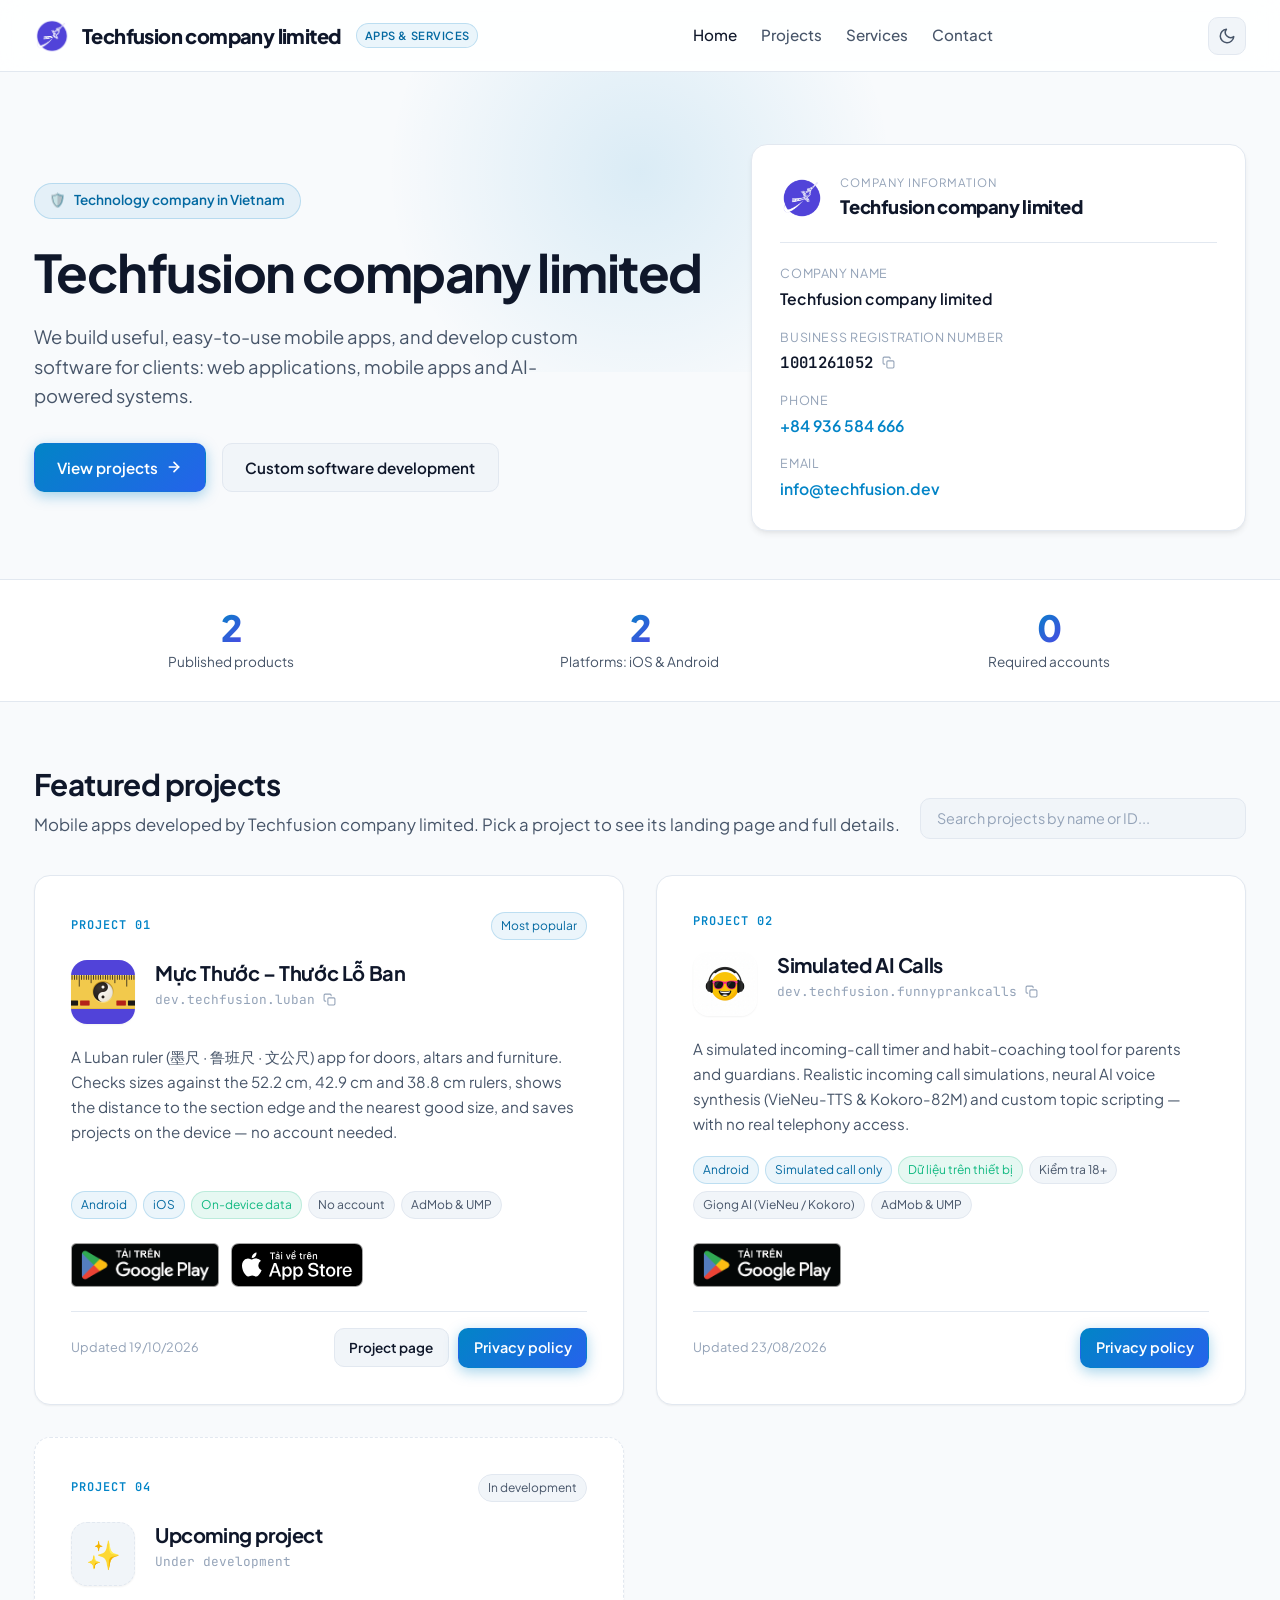
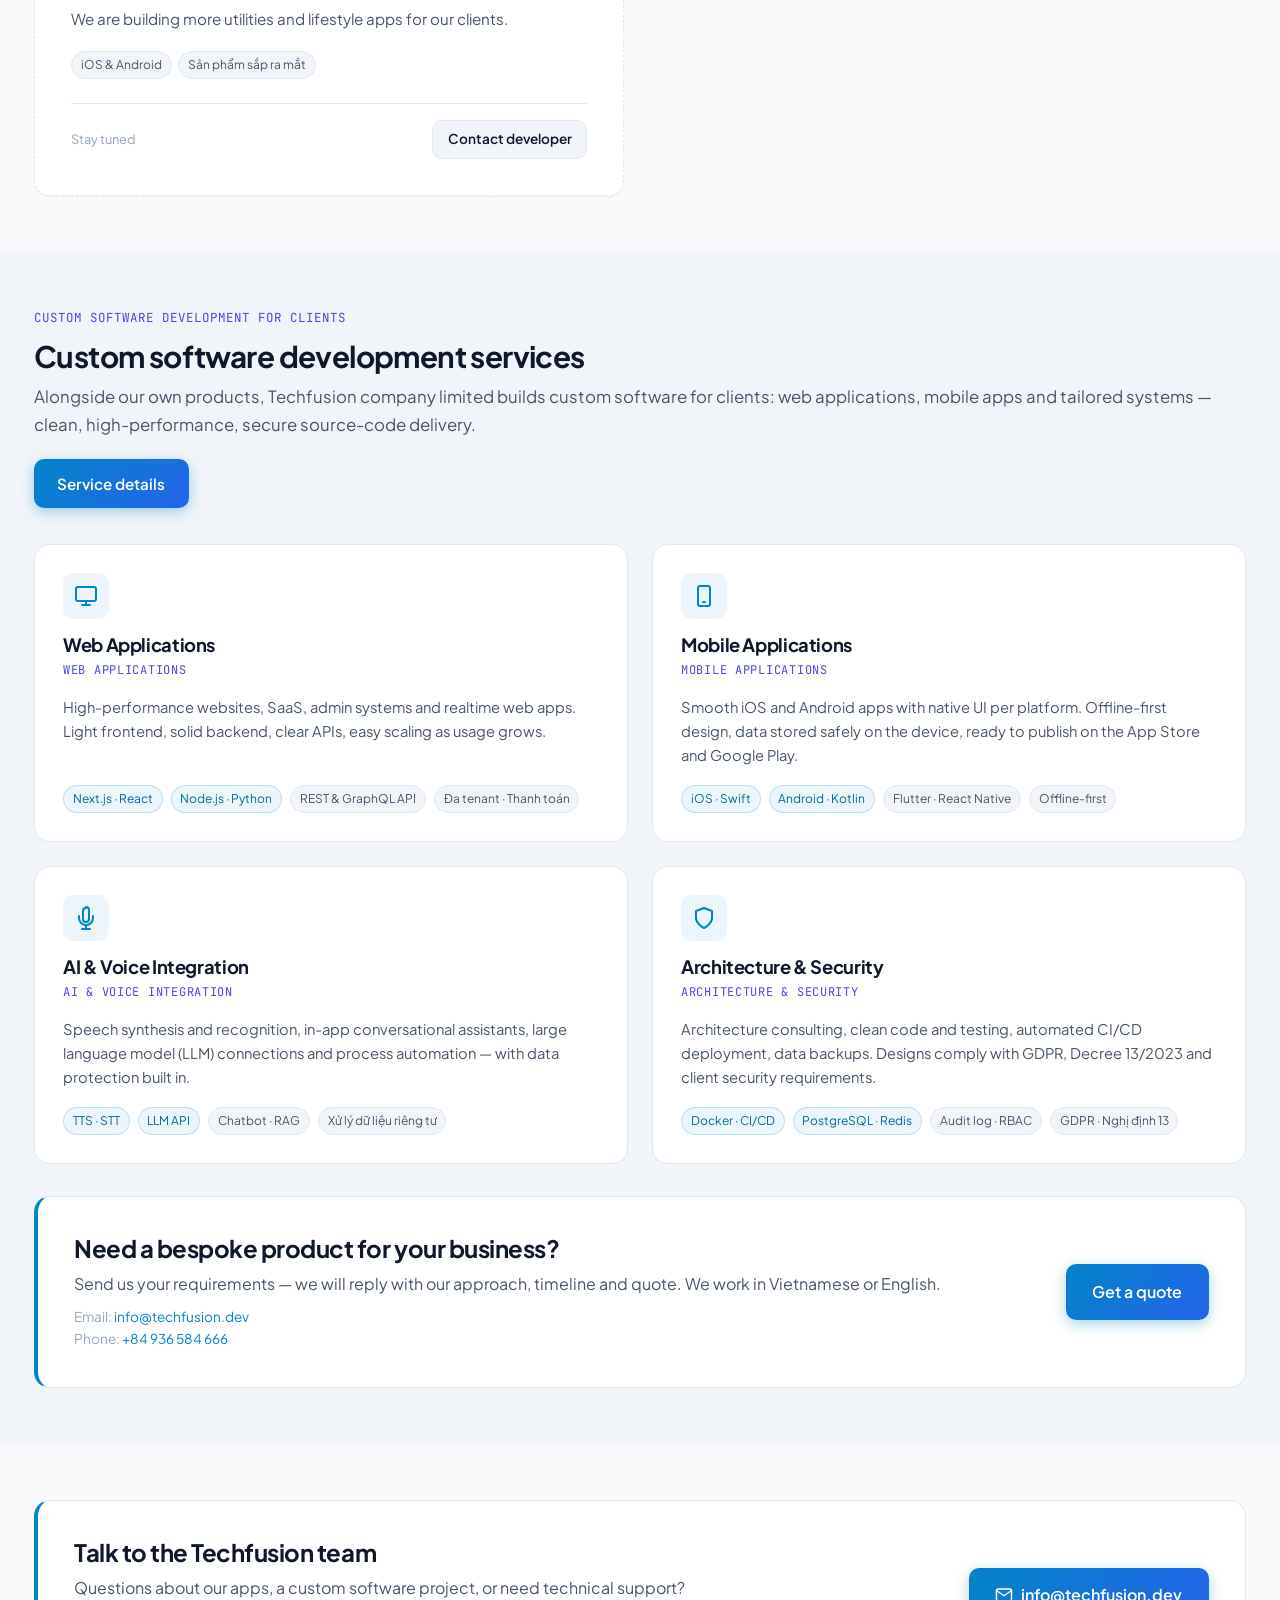
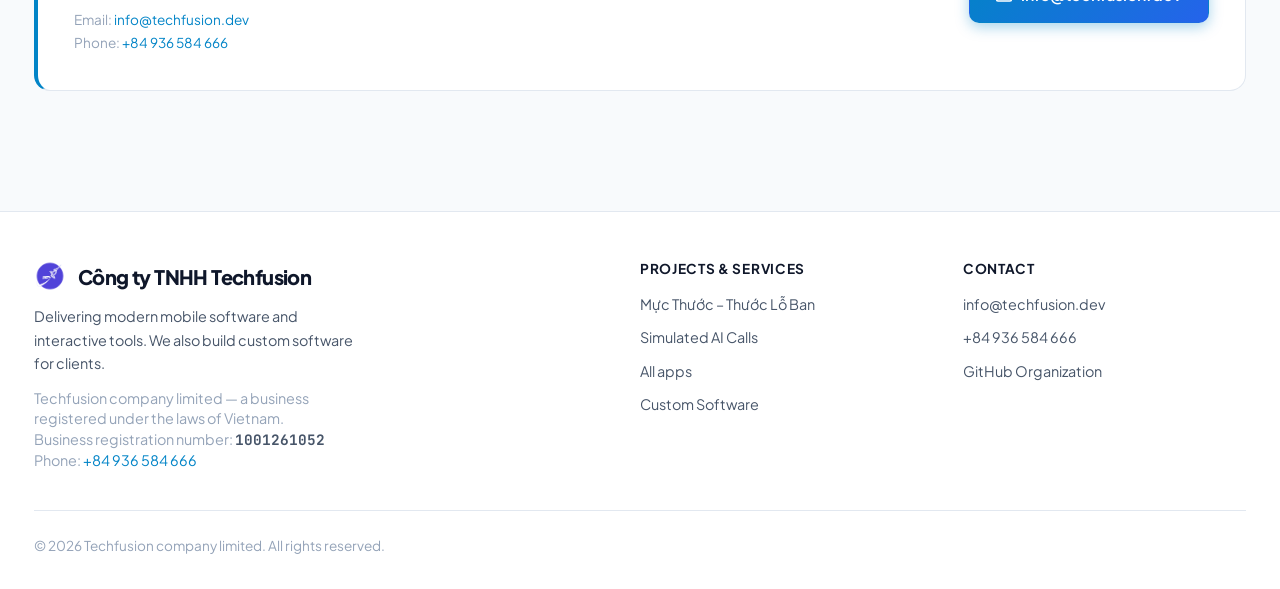
<file: index.html>
<!DOCTYPE html>
<html lang="vi">
<head>
  <meta charset="UTF-8">
  <meta name="viewport" content="width=device-width, initial-scale=1.0">
  <title>Công ty TNHH Techfusion — Ứng dụng di động &amp; Phần mềm theo yêu cầu</title>
      <meta name="description" content="Công ty TNHH Techfusion — công ty công nghệ tại Việt Nam (mã số doanh nghiệp 1001261052). Chúng tôi xây dựng ứng dụng di động tự phát hành và nhận phát triển phần mềm theo yêu cầu cho khách hàng: ứng dụng web, ứng dụng di động iOS &amp; Android, tích hợp AI.">
  <link rel="icon" type="image/svg+xml" href="favicon.svg">

  <!-- Modern Google Fonts -->
  <link rel="preconnect" href="https://fonts.googleapis.com">
  <link rel="preconnect" href="https://fonts.gstatic.com" crossorigin>
  <link href="https://fonts.googleapis.com/css2?family=JetBrains+Mono:wght@400;500;600&family=Plus+Jakarta+Sans:wght@400;500;600;700;800&display=swap" rel="stylesheet">

  <!-- Stylesheet -->
  <link rel="stylesheet" href="css/style.css">
  <script defer src="https://cloud.umami.is/script.js" data-website-id="c3396839-ce6c-4d3b-a5ff-ac7f6863ffff" data-domains="tf.io.vn"></script>

  <script type="application/ld+json">
  {
    "@context": "https://schema.org",
    "@type": "Organization",
    "name": "Công ty TNHH Techfusion",
    "legalName": "Công ty TNHH Techfusion",
    "alternateName": "Techfusion company limited",
    "url": "https://tf.io.vn/",
    "email": "info@techfusion.dev",
    "telephone": "+84-936-584-666",
    "description": "Techfusion company limited builds mobile apps and custom software for clients: web applications, iOS & Android apps, and AI integrations.",
    "knowsAbout": [
      "Custom web application development",
      "iOS and Android mobile app development",
      "AI and speech (TTS / STT) integration",
      "Web, mobile and desktop application development"
    ],
    "identifier": {
      "@type": "PropertyValue",
      "name": "Mã số doanh nghiệp",
      "value": "1001261052"
    },
    "address": {
      "@type": "PostalAddress",
      "addressCountry": "VN",
      "streetAddress": "03 Street 8, Petro Thang Long Urban Area, Group 5, Tran Hung Dao Ward",
      "addressLocality": "Hưng Yên"
    }
  }
  </script>
</head>
<body>

  <!-- Site Navigation Header -->
  <header class="site-header">
    <div class="container header-inner">
      <a href="index.html" class="brand" aria-label="Công ty TNHH Techfusion">
        <img src="assets/logo.png" class="brand-logo" alt="Công ty TNHH Techfusion" width="36" height="36">
        <span class="brand-text" data-i18n="brand">Công ty TNHH Techfusion</span>
        <span class="brand-badge" data-i18n="brandBadge">Ứng dụng &amp; Dịch vụ</span>
      </a>

      <nav aria-label="Điều hướng chính">
        <ul class="nav-links">
          <li><a href="#top" class="nav-link active" data-i18n="nav.home">Trang chủ</a></li>
          <li><a href="#apps" class="nav-link" data-i18n="nav.projects">Dự án</a></li>
          <li><a href="#services" class="nav-link" data-i18n="nav.services">Dịch vụ</a></li>
          <li><a href="#contact" class="nav-link" data-i18n="nav.contact">Liên hệ</a></li>
        </ul>
      </nav>

      <div class="header-actions">
        <button id="theme-toggle" class="theme-toggle-btn" aria-label="Switch dark / light theme" title="Switch theme">
          <!-- Sun Icon (for dark theme) -->
          <svg id="sun-icon" viewBox="0 0 24 24" fill="none" stroke="currentColor" stroke-width="2" stroke-linecap="round" stroke-linejoin="round">
            <circle cx="12" cy="12" r="5"></circle>
            <line x1="12" y1="1" x2="12" y2="3"></line>
            <line x1="12" y1="21" x2="12" y2="23"></line>
            <line x1="4.22" y1="4.22" x2="5.64" y2="5.64"></line>
            <line x1="18.36" y1="18.36" x2="19.78" y2="19.78"></line>
            <line x1="1" y1="12" x2="3" y2="12"></line>
            <line x1="21" y1="12" x2="23" y2="12"></line>
            <line x1="4.22" y1="19.78" x2="5.64" y2="18.36"></line>
            <line x1="18.36" y1="5.64" x2="19.78" y2="4.22"></line>
          </svg>
          <!-- Moon Icon (for light theme) -->
          <svg id="moon-icon" style="display:none;" viewBox="0 0 24 24" fill="none" stroke="currentColor" stroke-width="2" stroke-linecap="round" stroke-linejoin="round">
            <path d="M21 12.79A9 9 0 1 1 11.21 3 7 7 0 0 0 21 12.79z"></path>
          </svg>
        </button>
      </div>
    </div>
  </header>

  <!-- Main Content Area -->
  <main class="main-content">

    <!-- Hero Section -->
    <section class="hero" id="top">
      <div class="hero-glow"></div>
      <div class="container hero-split">

        <div class="hero-copy">
          <div class="hero-pill">
            <span>🛡️</span> <span data-i18n="hero.pill">Công ty công nghệ tại Việt Nam</span>
          </div>
          <h1 class="hero-title" data-i18n="hero.title">Công ty TNHH Techfusion</h1>
          <p class="hero-subtitle" data-i18n="hero.subtitle">
            Chúng tôi xây dựng ứng dụng di động hữu ích, dễ dùng, và nhận phát triển phần mềm
            theo yêu cầu cho khách hàng: ứng dụng web, ứng dụng di động và hệ thống tích hợp AI.
          </p>
          <div class="hero-actions">
            <a href="#apps" class="btn btn-primary">
              <span data-i18n="hero.viewProjects">Xem dự án</span>
              <svg width="16" height="16" viewBox="0 0 24 24" fill="none" stroke="currentColor" stroke-width="2.5" stroke-linecap="round" stroke-linejoin="round">
                <line x1="5" y1="12" x2="19" y2="12"></line>
                <polyline points="12 5 19 12 12 19"></polyline>
              </svg>
            </a>
            <a href="#services" class="btn btn-secondary">
              <span data-i18n="hero.services">Dịch vụ phát triển phần mềm</span>
            </a>
          </div>
        </div>

        <!-- Company registration card -->
        <aside class="company-card" aria-label="company-info">
          <div class="company-card-head">
            <img src="assets/logo.png" class="company-card-logo" alt="Công ty TNHH Techfusion" width="44" height="44">
            <div>
              <p class="company-card-eyebrow" data-i18n="card.eyebrow">Thông tin doanh nghiệp</p>
              <p class="company-card-name" data-i18n="card.name">Công ty TNHH Techfusion</p>
            </div>
          </div>

          <dl class="company-fields">
            <div class="company-field">
              <dt data-i18n="card.companyName">Tên doanh nghiệp</dt>
              <dd data-i18n="card.companyNameVal">Công ty TNHH Techfusion</dd>
            </div>
            <div class="company-field">
              <dt data-i18n="card.taxId">Mã số doanh nghiệp</dt>
              <dd>
                <span class="company-field-mono">1001261052</span>
                <button class="copy-badge-btn" data-copy-text="1001261052" title="Copy business number" aria-label="Copy business number">
                  <svg width="13" height="13" viewBox="0 0 24 24" fill="none" stroke="currentColor" stroke-width="2" stroke-linecap="round" stroke-linejoin="round">
                    <rect x="9" y="9" width="13" height="13" rx="2" ry="2"></rect>
                    <path d="M5 15H4a2 2 0 0 1-2-2V4a2 2 0 0 1 2-2h9a2 2 0 0 1 2 2v1"></path>
                  </svg>
                </button>
              </dd>
            </div>
            <div class="company-field">
              <dt data-i18n="card.phone">Điện thoại</dt>
              <dd><a href="tel:+84936584666">+84 936 584 666</a></dd>
            </div>
            <div class="company-field">
              <dt data-i18n="card.email">Email</dt>
              <dd><a href="mailto:info@techfusion.dev">info@techfusion.dev</a></dd>
            </div>
          </dl>
        </aside>

      </div>
    </section>

    <!-- Key figures -->
    <section class="stats-strip" aria-label="Highlights">
      <div class="container stats-grid">
        <div class="stat-item">
          <span class="stat-value">2</span>
          <span class="stat-label" data-i18n="stats.products">Sản phẩm đã phát hành</span>
        </div>
        <div class="stat-item">
          <span class="stat-value">2</span>
          <span class="stat-label" data-i18n="stats.platforms">Nền tảng: iOS &amp; Android</span>
        </div>
        <div class="stat-item">
          <span class="stat-value">0</span>
          <span class="stat-label" data-i18n="stats.accounts">Tài khoản bắt buộc</span>
        </div>
      </div>
    </section>

    <!-- Projects Section — id="apps" is referenced from other pages -->
    <section id="apps" class="section projects-section">
      <div class="container">
        <div class="section-header section-header-split">
          <div>
            <h2 class="section-title" data-i18n="projects.title">Dự án nổi bật</h2>
            <p class="section-desc" data-i18n="projects.desc">Các ứng dụng di động do Công ty TNHH Techfusion phát triển. Chọn một dự án để xem trang giới thiệu và các thông tin chi tiết của ứng dụng.</p>
          </div>
          <div class="project-search">
            <label class="visually-hidden" for="app-search">Search projects</label>
            <input type="search" id="app-search" data-i18n-placeholder="projects.search" placeholder="Tìm dự án theo tên hoặc mã...">
          </div>
        </div>

        <div class="apps-grid">

          <!-- Project 1: Mực Thước (Luban ruler) -->
          <article class="app-card project-card" data-app-keywords="mực thước muc thuoc 墨尺 thước lỗ ban thuoc lo ban luban ruler lu ban 鲁班尺 魯班尺 文公尺 丁兰尺 丁蘭尺 feng shui phong thủy phong thuy dev.techfusion.luban android ios iphone dự án">
            <div class="project-card-top">
              <span class="project-index" data-i18n="app1.index">Dự án 01</span>
              <span class="tag tag-accent" data-i18n="app1.popular">Phổ biến nhất</span>
            </div>

            <div class="app-card-header">
              <div class="app-icon">
                <img src="assets/muc-thuoc/icon.png" alt="Biểu trưng ứng dụng Mực Thước" width="58" height="58">
              </div>
              <div class="app-meta">
                <h3 class="app-title"><a href="muc-thuoc/">Mực Thước – Thước Lỗ Ban</a></h3>
                <div class="app-pkg">
                  <span>dev.techfusion.luban</span>
                  <button class="copy-badge-btn" data-copy-text="dev.techfusion.luban" title="Sao chép mã gói" aria-label="Sao chép mã gói">
                    <svg width="13" height="13" viewBox="0 0 24 24" fill="none" stroke="currentColor" stroke-width="2" stroke-linecap="round" stroke-linejoin="round">
                      <rect x="9" y="9" width="13" height="13" rx="2" ry="2"></rect>
                      <path d="M5 15H4a2 2 0 0 1-2-2V4a2 2 0 0 1 2-2h9a2 2 0 0 1 2 2v1"></path>
                    </svg>
                  </button>
                </div>
              </div>
            </div>

            <p class="app-desc" data-i18n="app1.desc">
              Ứng dụng thước Lỗ Ban (墨尺 · 鲁班尺 · 文公尺) dành cho cửa, bàn thờ và nội thất.
              Kiểm tra kích thước theo ba thước 52,2 cm, 42,9 cm và 38,8 cm, hiển thị khoảng cách
              tới mép mốc và kích thước đẹp gần nhất, đồng thời lưu dự án ngay trên máy — không cần tài khoản.
            </p>

            <div class="app-tags">
              <span class="tag tag-accent">Android</span>
              <span class="tag tag-accent">iOS</span>
              <span class="tag tag-success" data-i18n="app.onDevice">Dữ liệu trên thiết bị</span>
              <span class="tag" data-i18n="app.noAccount">Không cần tài khoản</span>
              <span class="tag">AdMob &amp; UMP</span>
            </div>

            <div class="project-store-badges">
              <a href="https://play.google.com/store/apps/details?id=dev.techfusion.luban" data-umami-event="google-play" class="store-badge" rel="noopener" aria-label="Tải Mực Thước trên Google Play">
                <img src="assets/badges/google-play-vi.png" alt="Tải trên Google Play" width="161" height="48">
              </a>
              <a href="https://apps.apple.com/vn/app/id6823257420" data-umami-event="app-store" class="store-badge" rel="noopener" aria-label="Tải Mực Thước trên App Store">
                <img src="assets/badges/app-store-vi.svg" alt="Tải trên App Store" width="144" height="48">
              </a>
            </div>

            <div class="app-card-footer">
              <span class="app-updated"><span data-i18n="app.updated">Cập nhật</span> 19/10/2026</span>
              <div class="project-actions">
                <a href="muc-thuoc/" class="btn btn-secondary btn-sm" data-i18n="app.projectPage">Trang dự án</a>
                <a href="privacy/muc-thuoc.html" class="btn btn-primary btn-sm policy-link-btn" data-i18n="app.policy">Chính sách bảo mật</a>
              </div>
            </div>
          </article>

          <!-- Project 2: Simulated AI Calls -->
          <article class="app-card project-card" data-app-keywords="simulated ai calls funny prank calls dev.techfusion.funnyprankcalls simulated pretend habit coaching call tts voice ai cuộc gọi giả lập dự án">
            <div class="project-card-top">
              <span class="project-index" data-i18n="app2.index">Dự án 02</span>
            </div>

            <div class="app-card-header">
              <div class="app-icon">
                <img src="assets/funny-prank-calls.png" alt="Biểu trưng ứng dụng Simulated AI Calls" width="58" height="58">
              </div>
              <div class="app-meta">
                <h3 class="app-title">Simulated AI Calls</h3>
                <div class="app-pkg">
                  <span>dev.techfusion.funnyprankcalls</span>
                  <button class="copy-badge-btn" data-copy-text="dev.techfusion.funnyprankcalls" title="Sao chép mã gói" aria-label="Sao chép mã gói">
                    <svg width="13" height="13" viewBox="0 0 24 24" fill="none" stroke="currentColor" stroke-width="2" stroke-linecap="round" stroke-linejoin="round">
                      <rect x="9" y="9" width="13" height="13" rx="2" ry="2"></rect>
                      <path d="M5 15H4a2 2 0 0 1-2-2V4a2 2 0 0 1 2-2h9a2 2 0 0 1 2 2v1"></path>
                    </svg>
                  </button>
                </div>
              </div>
            </div>

            <p class="app-desc" data-i18n="app2.desc">
              Công cụ mô phỏng cuộc gọi đến và hỗ trợ xây dựng thói quen cho cha mẹ, người giám hộ.
              Có hiệu ứng cuộc gọi đến chân thực, tổng hợp giọng nói bằng AI (VieNeu-TTS &amp; Kokoro-82M)
              và cho phép soạn nội dung theo chủ đề — không truy cập hệ thống viễn thông thật.
            </p>

            <div class="app-tags">
              <span class="tag tag-accent">Android</span>
              <span class="tag tag-accent" data-i18n="app2.simulated">Chỉ cuộc gọi mô phỏng</span>
              <span class="tag tag-success">Dữ liệu trên thiết bị</span>
              <span class="tag">Kiểm tra 18+</span>
              <span class="tag">Giọng AI (VieNeu / Kokoro)</span>
              <span class="tag">AdMob &amp; UMP</span>
            </div>

            <div class="project-store-badges">
              <a href="https://play.google.com/store/apps/details?id=dev.techfusion.funnyprankcalls" data-umami-event="google-play" class="store-badge" rel="noopener" aria-label="Tải Simulated AI Calls trên Google Play">
                <img src="assets/badges/google-play-vi.png" alt="Tải trên Google Play" width="161" height="48">
              </a>
            </div>

            <div class="app-card-footer">
              <span class="app-updated"><span data-i18n="app.updated">Cập nhật</span> 23/08/2026</span>
              <div class="project-actions">
                <a href="privacy/simulated-ai-calls.html" class="btn btn-primary btn-sm policy-link-btn" data-i18n="app.policy">Chính sách bảo mật</a>
              </div>
            </div>
          </article>

          <!-- Project 3: HabitHero: AI Voice Coach (hidden for now, not published yet) -->
          <article class="app-card project-card hidden" data-app-keywords="habithero habit hero ai voice coach habit-buddy dev.techfusion.funnyprankcalls ios parenting routine voice tts huấn luyện thói quen dự án">
            <div class="project-card-top">
              <span class="project-index" data-i18n="app3.index">Dự án 03</span>
            </div>

            <div class="app-card-header">
              <div class="app-icon">
                <img src="assets/funny-prank-calls.png" alt="Biểu trưng ứng dụng HabitHero" width="58" height="58">
              </div>
              <div class="app-meta">
                <h3 class="app-title">HabitHero: AI Voice Coach</h3>
                <div class="app-pkg">
                  <span>dev.techfusion.funnyprankcalls</span>
                  <button class="copy-badge-btn" data-copy-text="dev.techfusion.funnyprankcalls" title="Sao chép mã gói" aria-label="Sao chép mã gói">
                    <svg width="13" height="13" viewBox="0 0 24 24" fill="none" stroke="currentColor" stroke-width="2" stroke-linecap="round" stroke-linejoin="round">
                      <rect x="9" y="9" width="13" height="13" rx="2" ry="2"></rect>
                      <path d="M5 15H4a2 2 0 0 1-2-2V4a2 2 0 0 1 2-2h9a2 2 0 0 1 2 2v1"></path>
                    </svg>
                  </button>
                </div>
              </div>
            </div>

            <p class="app-desc" data-i18n="app3.desc">
              Ứng dụng huấn luyện thói quen và động viên cho iOS. Các tin nhắn giọng nói tích cực
              từ những nhân vật hoạt hình, tổng hợp giọng nói bằng AI (VieNeu-TTS &amp; Kokoro-82M)
              và lưu trữ cục bộ bằng UserDefaults — không truy cập hệ thống viễn thông.
            </p>

            <div class="app-tags">
              <span class="tag tag-accent" data-i18n="app.iosApp">Ứng dụng iOS</span>
              <span class="tag tag-success">Dữ liệu trên thiết bị</span>
              <span class="tag">Kiểm tra 18+</span>
              <span class="tag">Giọng AI (VieNeu / Kokoro)</span>
              <span class="tag">AdMob &amp; UMP</span>
            </div>

            <div class="app-card-footer">
              <span class="app-updated"><span data-i18n="app.updated">Cập nhật</span> 01/09/2026</span>
              <div class="project-actions">
                <a href="privacy/habit-hero.html" class="btn btn-primary btn-sm policy-link-btn" data-i18n="app.policy">Chính sách bảo mật</a>
              </div>
            </div>
          </article>

          <!-- Placeholder Card for upcoming projects -->
          <article class="app-card project-card project-card-upcoming" data-app-keywords="upcoming more new apps sắp ra mắt dự án mới">
            <div class="project-card-top">
              <span class="project-index" data-i18n="app4.index">Dự án 04</span>
              <span class="tag" data-i18n="app4.developing">Đang phát triển</span>
            </div>

            <div class="app-card-header">
              <div class="app-icon app-icon-placeholder">
                ✨
              </div>
              <div class="app-meta">
                <h3 class="app-title" data-i18n="app4.title">Dự án sắp ra mắt</h3>
                <span class="app-pkg" data-i18n="app4.inDevelopment">Trong quá trình phát triển</span>
              </div>
            </div>

            <p class="app-desc" data-i18n="app4.desc">
              Chúng tôi đang phát triển thêm các tiện ích và ứng dụng đời sống cho khách hàng.
            </p>

            <div class="app-tags">
              <span class="tag">iOS &amp; Android</span>
              <span class="tag">Sản phẩm sắp ra mắt</span>
            </div>

            <div class="app-card-footer">
              <span class="app-updated" data-i18n="app4.stayTuned">Hãy theo dõi</span>
              <div class="project-actions">
                <a href="mailto:info@techfusion.dev" class="btn btn-secondary btn-sm" data-i18n="app4.contact">Liên hệ nhà phát triển</a>
              </div>
            </div>
          </article>

        </div>
      </div>
    </section>

    <!-- Custom Software Development Services Section -->
    <section id="services" class="section services-section">
      <div class="container">
        <div class="section-header section-header-split">
          <div>
            <p class="bilingual-label">Custom Software Development for Clients</p>
            <h2 class="section-title" data-i18n="services.title">Dịch vụ phát triển phần mềm theo yêu cầu</h2>
            <p class="section-desc" data-i18n="services.desc">
              Bên cạnh các sản phẩm tự phát hành, Công ty TNHH Techfusion nhận phát triển phần mềm riêng
              cho khách hàng: ứng dụng web, ứng dụng di động và hệ thống tùy chỉnh — bàn giao
              mã nguồn sạch, hiệu năng cao, chuẩn bảo mật.
            </p>
          </div>
          <div class="project-actions">
            <a href="services/" class="btn btn-primary" data-i18n="services.details">Chi tiết dịch vụ</a>
          </div>
        </div>

        <div class="service-grid">

          <article class="service-card">
            <div class="service-card-icon">
              <svg viewBox="0 0 24 24" fill="none" stroke="currentColor" stroke-width="2" stroke-linecap="round" stroke-linejoin="round">
                <rect x="2" y="3" width="20" height="14" rx="2" ry="2"></rect>
                <line x1="8" y1="21" x2="16" y2="21"></line>
                <line x1="12" y1="17" x2="12" y2="21"></line>
              </svg>
            </div>
            <h3 class="service-card-title" data-i18n="svc.web.title">Ứng dụng Web</h3>
            <p class="service-card-en">Web Applications</p>
            <p class="service-card-desc" data-i18n="svc.web.desc">
              Website chạy tốc độ cao, SaaS, hệ thống quản trị và web app tương tác thời gian thực.
              Frontend gọn nhẹ, backend vững, API rõ ràng, dễ mở rộng khi lượng người dùng tăng.
            </p>
            <div class="service-card-tags">
              <span class="tag tag-accent">Next.js · React</span>
              <span class="tag tag-accent">Node.js · Python</span>
              <span class="tag">REST &amp; GraphQL API</span>
              <span class="tag">Đa tenant · Thanh toán</span>
            </div>
          </article>

          <article class="service-card">
            <div class="service-card-icon">
              <svg viewBox="0 0 24 24" fill="none" stroke="currentColor" stroke-width="2" stroke-linecap="round" stroke-linejoin="round">
                <rect x="6" y="2" width="12" height="20" rx="2" ry="2"></rect>
                <line x1="11" y1="18" x2="13" y2="18"></line>
              </svg>
            </div>
            <h3 class="service-card-title" data-i18n="svc.mobile.title">Ứng dụng Di động</h3>
            <p class="service-card-en">Mobile Applications</p>
            <p class="service-card-desc" data-i18n="svc.mobile.desc">
              Ứng dụng iOS và Android chạy mượt, giao diện native theo chuẩn từng nền tảng.
              Thiết kế offline-first, dữ liệu lưu an toàn trên thiết bị, sẵn sàng đưa lên
              App Store và Google Play.
            </p>
            <div class="service-card-tags">
              <span class="tag tag-accent">iOS · Swift</span>
              <span class="tag tag-accent">Android · Kotlin</span>
              <span class="tag">Flutter · React Native</span>
              <span class="tag">Offline-first</span>
            </div>
          </article>

          <article class="service-card">
            <div class="service-card-icon">
              <svg viewBox="0 0 24 24" fill="none" stroke="currentColor" stroke-width="2" stroke-linecap="round" stroke-linejoin="round">
                <path d="M12 2a3 3 0 0 0-3 3v8a3 3 0 0 0 6 0V4a3 3 0 0 0-3-3z"></path>
                <path d="M19 10v2a7 7 0 0 1-14 0v-2"></path>
                <line x1="12" y1="19" x2="12" y2="23"></line>
                <line x1="8" y1="23" x2="16" y2="23"></line>
              </svg>
            </div>
            <h3 class="service-card-title" data-i18n="svc.ai.title">Tích hợp Trí tuệ nhân tạo</h3>
            <p class="service-card-en">AI &amp; Voice Integration</p>
            <p class="service-card-desc" data-i18n="svc.ai.desc">
              Tổng hợp và nhận dạng giọng nói, trợ lý hội thoại trong ứng dụng, kết nối mô hình
              ngôn ngữ lớn (LLM) và tự động hóa quy trình — với lớp bảo vệ dữ liệu đi kèm.
            </p>
            <div class="service-card-tags">
              <span class="tag tag-accent">TTS · STT</span>
              <span class="tag tag-accent">LLM API</span>
              <span class="tag">Chatbot · RAG</span>
              <span class="tag">Xử lý dữ liệu riêng tư</span>
            </div>
          </article>

          <article class="service-card">
            <div class="service-card-icon">
              <svg viewBox="0 0 24 24" fill="none" stroke="currentColor" stroke-width="2" stroke-linecap="round" stroke-linejoin="round">
                <path d="M12 22s8-4 8-10V5l-8-3-8 3v7c0 6 8 10 8 10z"></path>
              </svg>
            </div>
            <h3 class="service-card-title" data-i18n="svc.arch.title">Kiến trúc &amp; Bảo mật</h3>
            <p class="service-card-en">Architecture &amp; Security</p>
            <p class="service-card-desc" data-i18n="svc.arch.desc">
              Tư vấn kiến trúc, mã nguồn sạch và kiểm thử, CI/CD triển khai tự động, sao lưu dữ liệu.
              Thiết kế tuân thủ GDPR, nghị định 13/2023/NĐ-CP và yêu cầu bảo mật của khách hàng.
            </p>
            <div class="service-card-tags">
              <span class="tag tag-accent">Docker · CI/CD</span>
              <span class="tag tag-accent">PostgreSQL · Redis</span>
              <span class="tag">Audit log · RBAC</span>
              <span class="tag">GDPR · Nghị định 13</span>
            </div>
          </article>

        </div>

        <div class="contact-panel" style="margin-top: 2rem;">
          <div class="contact-copy">
            <h2 class="contact-title" data-i18n="svc.cta.title">Cần một sản phẩm riêng cho doanh nghiệp?</h2>
            <p class="contact-text" data-i18n="svc.cta.text">
              Gửi cho chúng tôi yêu cầu của bạn — chúng tôi sẽ phản hồi với hướng tiếp cận,
              tiến độ và báo giá. Hợp tác bằng tiếng Việt hoặc tiếng Anh.
            </p>
            <p class="contact-meta">
              <span data-i18n="svc.cta.email">Email:</span> <a href="mailto:info@techfusion.dev">info@techfusion.dev</a><br>
              <span data-i18n="svc.cta.phone">Điện thoại:</span> <a href="tel:+84936584666">+84 936 584 666</a>
            </p>
          </div>
          <div class="contact-actions">
            <a href="mailto:info@techfusion.dev?subject=Y%C3%AAu%20c%E1%BA%A7u%20t%C6%B0%20v%E1%BA%A5n%20ph%E1%BA%A7n%20m%E1%BB%81m" class="btn btn-primary btn-lg" data-i18n="svc.cta.button">
              <svg width="18" height="18" viewBox="0 0 24 24" fill="none" stroke="currentColor" stroke-width="2" stroke-linecap="round" stroke-linejoin="round">
                <path d="M4 4h16c1.1 0 2 .9 2 2v12c0 1.1-.9 2-2 2H4c-1.1 0-2-.9-2-2V6c0-1.1.9-2 2-2z"></path>
                <polyline points="22,6 12,13 2,6"></polyline>
              </svg>
              Nhận tư vấn &amp; Báo giá
            </a>
          </div>
        </div>
      </div>
    </section>

    <!-- Support & Contact Section -->
    <section id="contact" class="section">
      <div class="container">
        <div class="contact-panel">
          <div class="contact-copy">
            <h2 class="contact-title" data-i18n="contact.title">Trao đổi với đội ngũ Techfusion</h2>
            <p class="contact-text" data-i18n="contact.text">Bạn có câu hỏi về ứng dụng, về dự án phần mềm theo yêu cầu, hoặc cần trợ giúp kỹ thuật?</p>
            <p class="contact-meta">
              <span data-i18n="contact.email">Email:</span> <a href="mailto:info@techfusion.dev">info@techfusion.dev</a><br>
              <span data-i18n="contact.phone">Điện thoại:</span> <a href="tel:+84936584666">+84 936 584 666</a>
            </p>
          </div>
          <div class="contact-actions">
            <a href="mailto:info@techfusion.dev" class="btn btn-primary btn-lg">
              <svg width="18" height="18" viewBox="0 0 24 24" fill="none" stroke="currentColor" stroke-width="2" stroke-linecap="round" stroke-linejoin="round">
                <path d="M4 4h16c1.1 0 2 .9 2 2v12c0 1.1-.9 2-2 2H4c-1.1 0-2-.9-2-2V6c0-1.1.9-2 2-2z"></path>
                <polyline points="22,6 12,13 2,6"></polyline>
              </svg>
              info@techfusion.dev
            </a>
          </div>
        </div>
      </div>
    </section>

  </main>

  <!-- Global Footer -->
  <footer class="site-footer">
    <div class="container">
      <div class="footer-inner">
        <div class="footer-brand">
          <div class="brand footer-brand-head">
            <img src="assets/logo.png" class="brand-logo" alt="Logo Công ty TNHH Techfusion" width="32" height="32">
            <span class="brand-text">Công ty TNHH Techfusion</span>
          </div>
          <p data-i18n="footer.about">Chuyên giao phẩm phần mềm di động và công cụ tương tác hiện đại. Nhận phát triển phần mềm theo yêu cầu cho khách hàng.</p>
          <p class="footer-legal">
            <span data-i18n="footer.company">Công ty TNHH Techfusion — doanh nghiệp đăng ký hoạt động theo pháp luật Việt Nam.</span><br>
            <span data-i18n="footer.tax">Mã số doanh nghiệp:</span> <strong>1001261052</strong><br>
            <span data-i18n="footer.phone">Điện thoại:</span> <a href="tel:+84936584666">+84 936 584 666</a>
          </p>
        </div>

        <div>
          <h4 class="footer-heading" data-i18n="footer.projects">Dự án &amp; Dịch vụ</h4>
          <ul class="footer-links">
            <li><a href="muc-thuoc/">Mực Thước – Thước Lỗ Ban</a></li>
            <li><a href="privacy/simulated-ai-calls.html">Simulated AI Calls</a></li>
            <li class="hidden"><a href="privacy/habit-hero.html">HabitHero: AI Voice Coach</a></li>
            <li><a href="privacy/index.html" data-i18n="footer.allApps">Tất cả ứng dụng</a></li>
            <li><a href="services/">Custom Software</a></li>
          </ul>
        </div>

        <div>
          <h4 class="footer-heading" data-i18n="footer.contact">Liên hệ</h4>
          <ul class="footer-links">
            <li><a href="mailto:info@techfusion.dev">info@techfusion.dev</a></li>
            <li><a href="tel:+84936584666">+84 936 584 666</a></li>
            <li><a href="https://github.com/techfusionltd" target="_blank" rel="noopener" data-i18n="footer.github">Tổ chức GitHub</a></li>
          </ul>
        </div>
      </div>

      <div class="footer-bottom">
        <div data-i18n="footer.copyright">&copy; 2026 Công ty TNHH Techfusion. Bảo lưu mọi quyền.</div>
      </div>
    </div>
  </footer>

  <script src="js/data-i18n.js"></script>
  <script src="js/i18n.js"></script>
  <script src="js/main.js"></script>
</body>
</html>
</file>
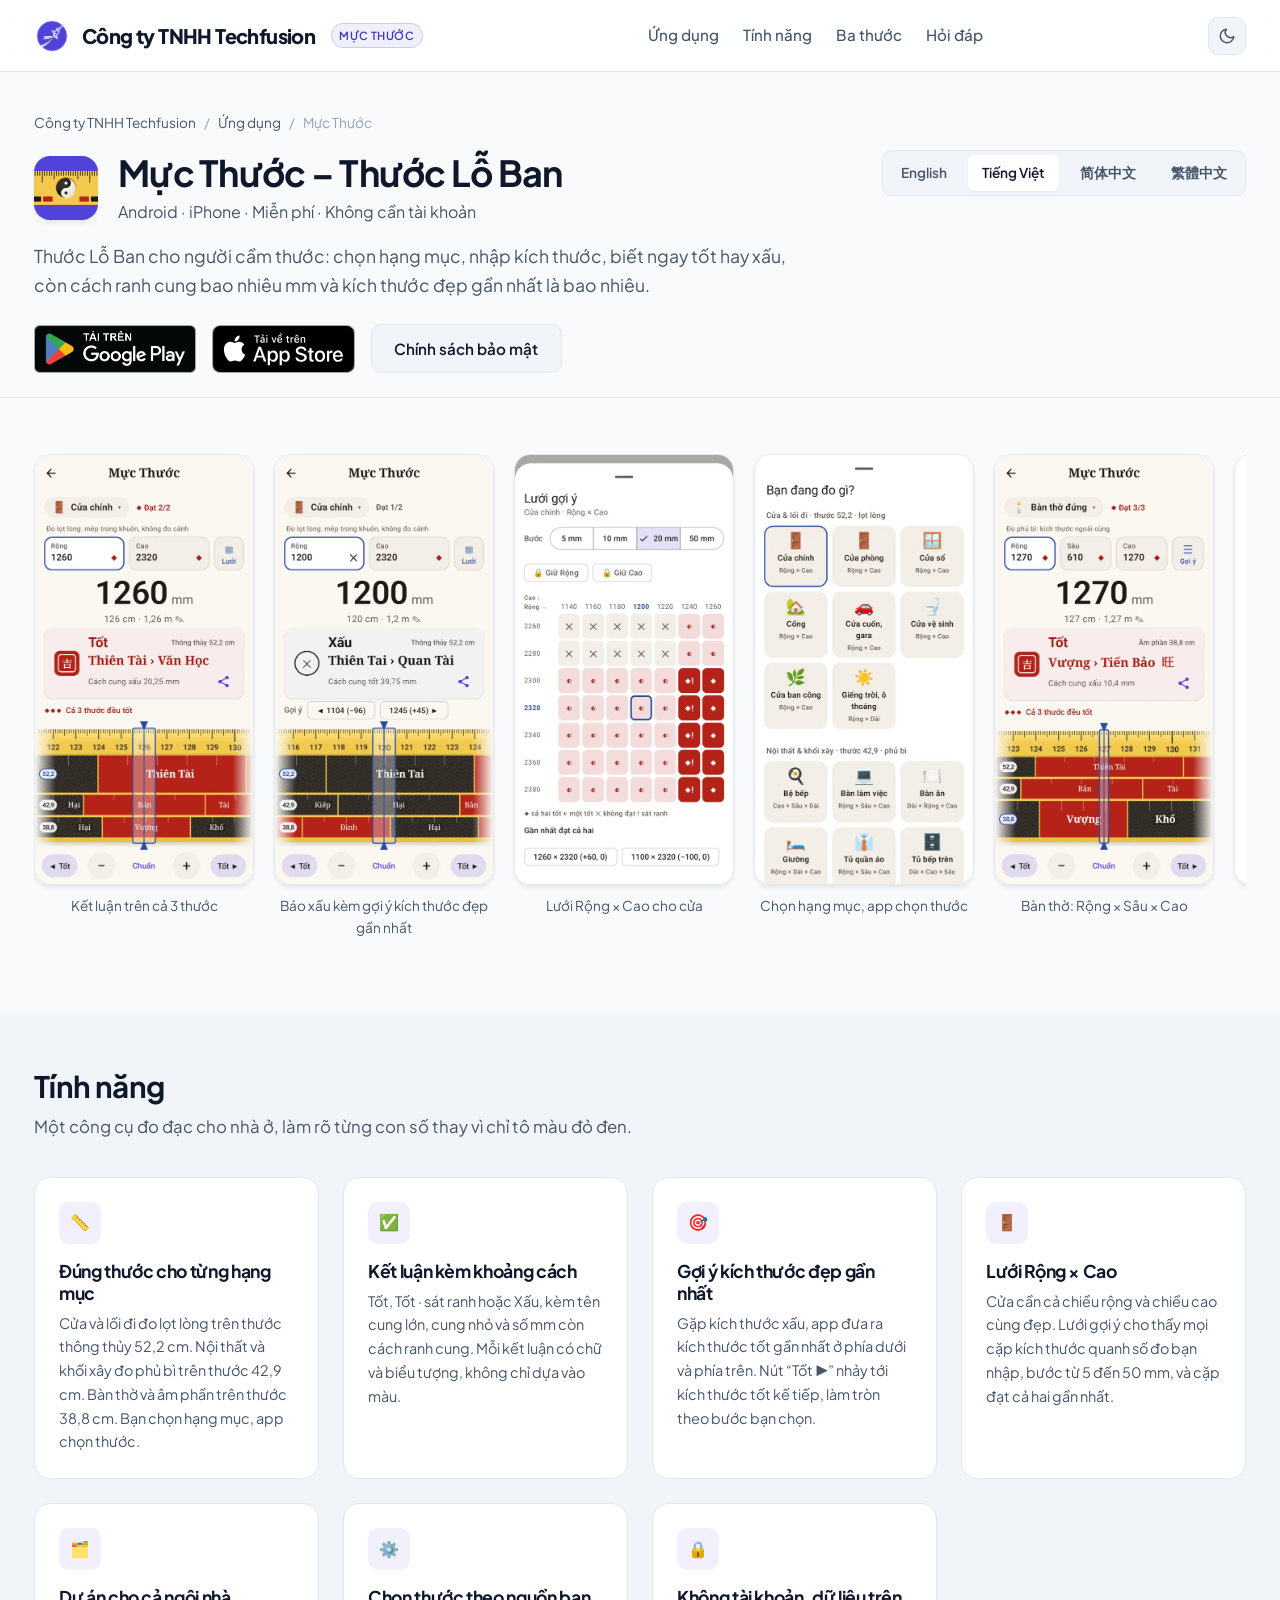
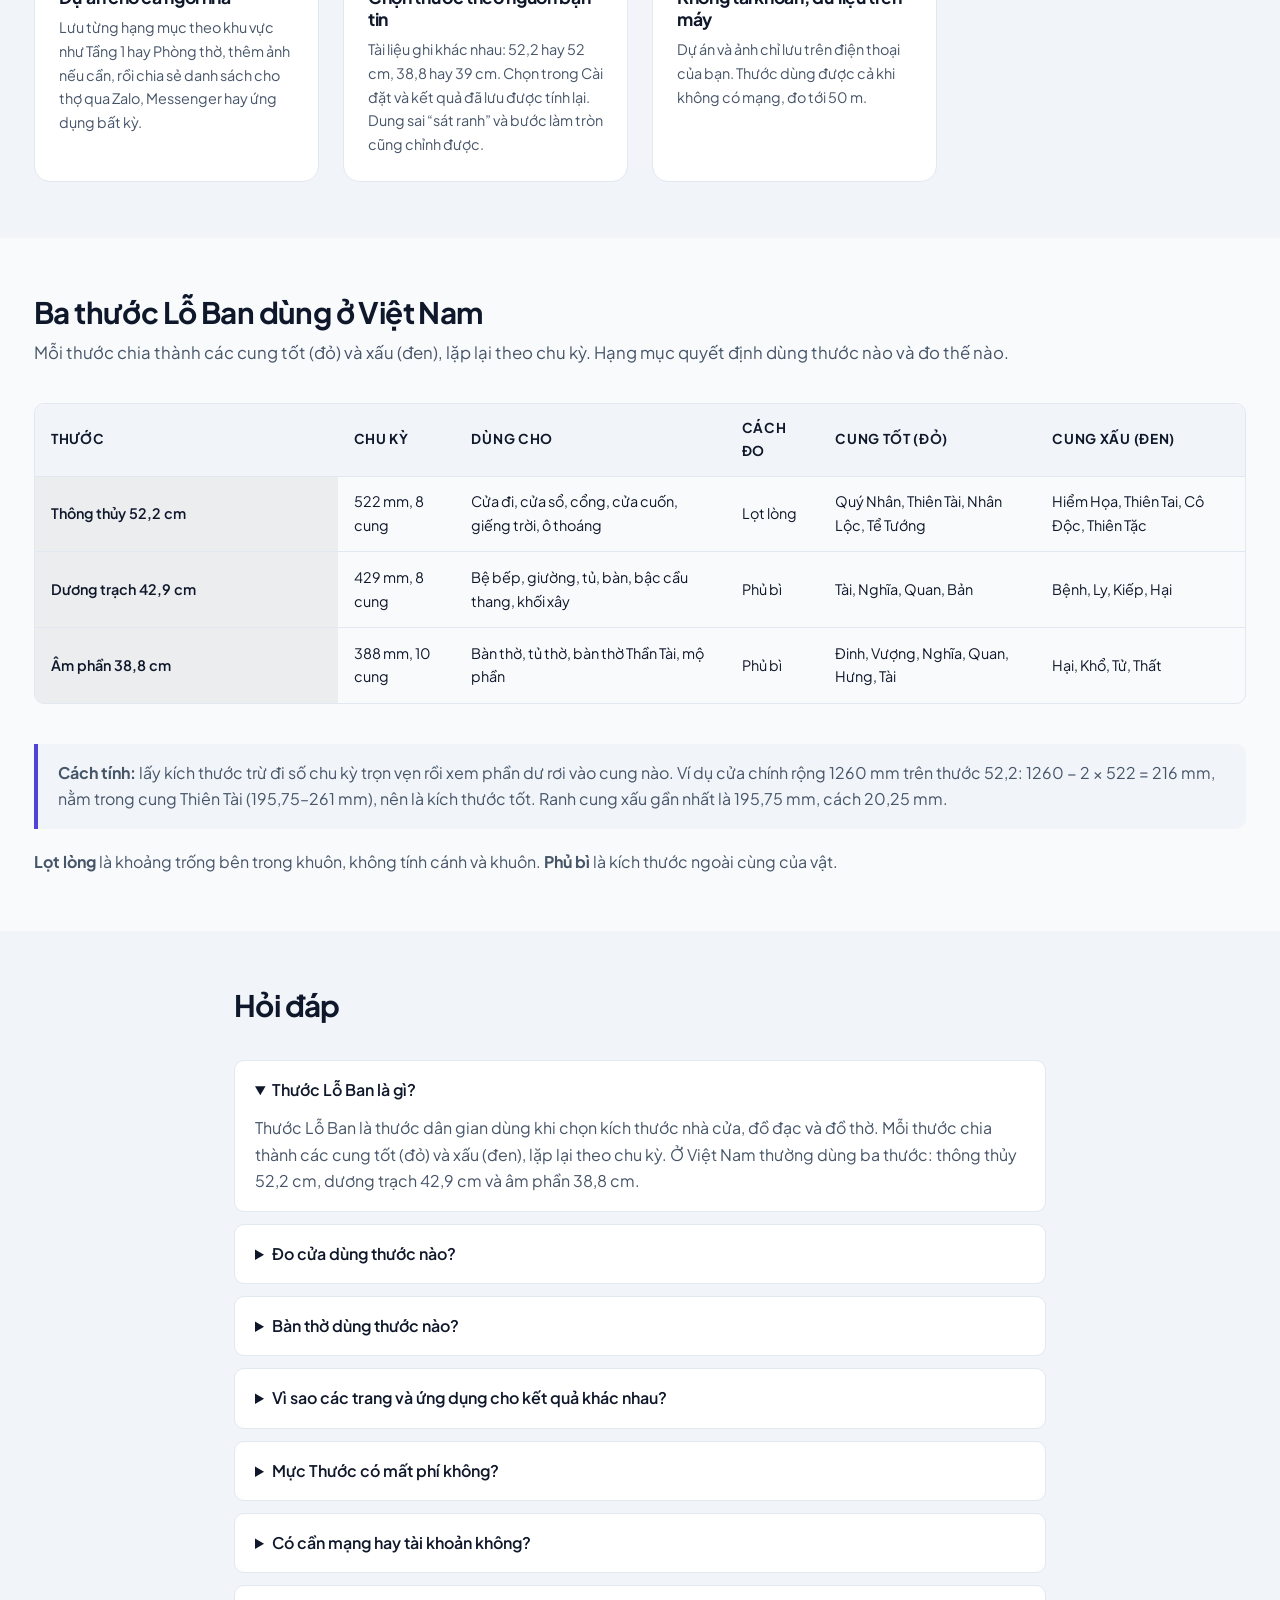
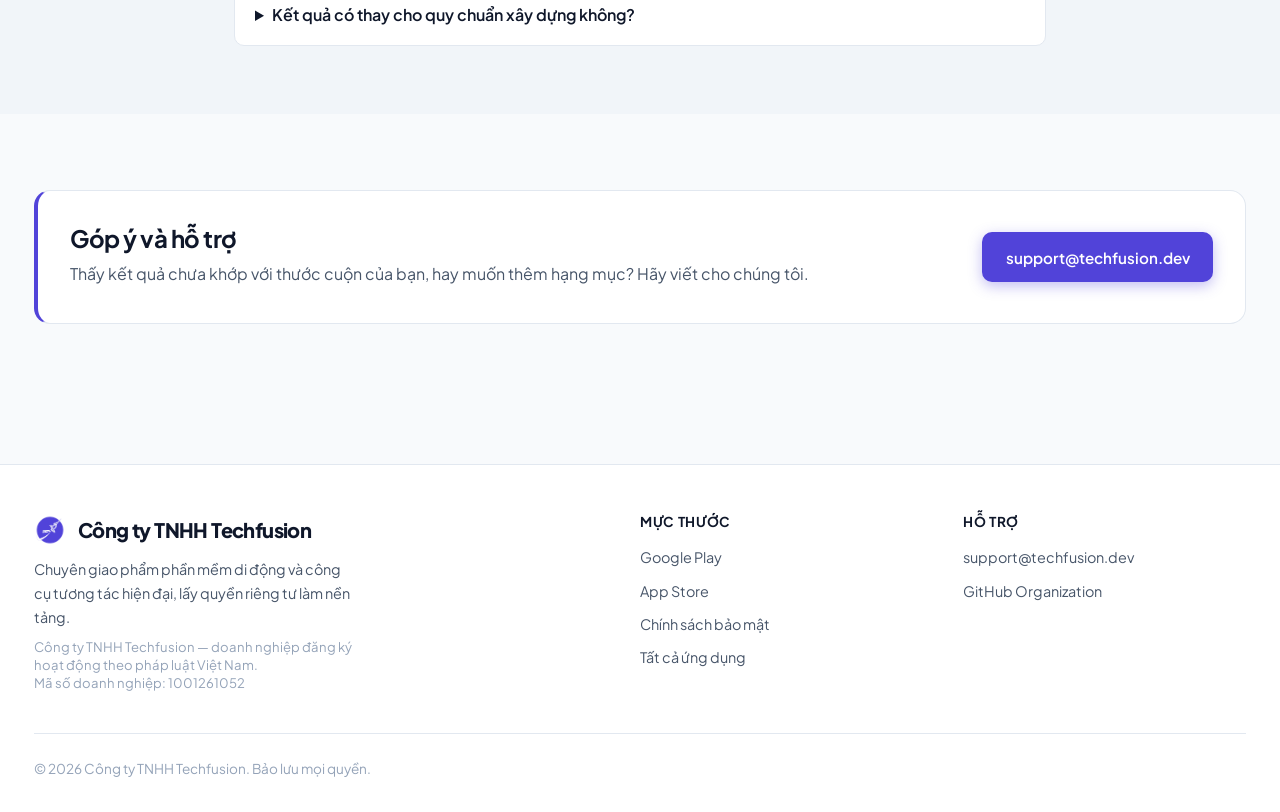
<file: muc-thuoc/index.html>
<!DOCTYPE html>
<html lang="vi">
<head>
  <meta charset="UTF-8">
  <meta name="viewport" content="width=device-width, initial-scale=1.0">
  <title>Mực Thước – Thước Lỗ Ban: tra cung tốt xấu cho cửa, nội thất, bàn thờ</title>
  <meta name="description" content="Mực Thước là ứng dụng thước Lỗ Ban cho Android và iPhone. Đo cửa trên thước thông thủy 52,2 cm, nội thất trên thước 42,9 cm, bàn thờ trên thước 38,8 cm. Báo tốt hay xấu, cách ranh cung bao nhiêu mm và gợi ý kích thước đẹp gần nhất.">
  <link rel="icon" type="image/png" sizes="48x48" href="../assets/muc-thuoc/favicon-48.png">
  <link rel="apple-touch-icon" href="../assets/muc-thuoc/apple-touch-icon.png">
  <link rel="canonical" href="https://tf.io.vn/muc-thuoc/">
  <link rel="alternate" hreflang="vi" href="https://tf.io.vn/muc-thuoc/">
  <link rel="alternate" hreflang="en" href="https://tf.io.vn/muc-thuoc/en.html">
  <link rel="alternate" hreflang="zh-Hans" href="https://tf.io.vn/muc-thuoc/zh-hans.html">
  <link rel="alternate" hreflang="zh-Hant" href="https://tf.io.vn/muc-thuoc/zh-hant.html">
  <link rel="alternate" hreflang="x-default" href="https://tf.io.vn/muc-thuoc/">
  <meta property="og:type" content="website">
  <meta property="og:title" content="Mực Thước – Thước Lỗ Ban">
  <meta property="og:description" content="Chọn hạng mục, nhập kích thước, biết ngay tốt hay xấu và kích thước đẹp gần nhất. Thước 52,2 · 42,9 · 38,8 cm.">
  <meta property="og:image" content="https://tf.io.vn/assets/muc-thuoc/og.jpg">
  <meta name="twitter:card" content="summary_large_image">
  <meta property="og:url" content="https://tf.io.vn/muc-thuoc/">

  <!-- Modern Google Fonts -->
  <link rel="preconnect" href="https://fonts.googleapis.com">
  <link rel="preconnect" href="https://fonts.gstatic.com" crossorigin>
  <link href="https://fonts.googleapis.com/css2?family=JetBrains+Mono:wght@400;500;600&family=Plus+Jakarta+Sans:wght@400;500;600;700;800&display=swap" rel="stylesheet">

  <!-- Stylesheet -->
  <link rel="stylesheet" href="../css/style.css">
  <script defer src="https://cloud.umami.is/script.js" data-website-id="c3396839-ce6c-4d3b-a5ff-ac7f6863ffff" data-domains="tf.io.vn"></script>

  <script type="application/ld+json">
  {
    "@context": "https://schema.org",
    "@type": "MobileApplication",
    "name": "Mực Thước – Thước Lỗ Ban",
    "alternateName": ["Mực Thước", "墨尺", "Thước Lỗ Ban"],
    "inLanguage": "vi",
    "operatingSystem": "Android, iOS",
    "applicationCategory": "UtilitiesApplication",
    "description": "Ứng dụng thước Lỗ Ban: đo cửa trên thước thông thủy 52,2 cm (lọt lòng), nội thất trên thước dương trạch 42,9 cm và bàn thờ trên thước âm phần 38,8 cm (phủ bì). Báo tốt, sát ranh hoặc xấu kèm khoảng cách tới ranh cung, gợi ý kích thước đẹp gần nhất, lưới Rộng × Cao cho cửa và dự án lưu theo khu vực.",
    "url": "https://tf.io.vn/muc-thuoc/",
    "image": "https://tf.io.vn/assets/muc-thuoc/icon.png",
    "downloadUrl": ["https://play.google.com/store/apps/details?id=dev.techfusion.luban", "https://apps.apple.com/vn/app/id6823257420"],
    "sameAs": ["https://play.google.com/store/apps/details?id=dev.techfusion.luban", "https://apps.apple.com/vn/app/id6823257420"],
    "screenshot": [
      "https://tf.io.vn/assets/muc-thuoc/ruler.webp",
      "https://tf.io.vn/assets/muc-thuoc/suggest.webp",
      "https://tf.io.vn/assets/muc-thuoc/grid.webp"
    ],
    "offers": { "@type": "Offer", "price": "0", "priceCurrency": "VND" },
    "publisher": { "@type": "Organization", "name": "Công ty TNHH Techfusion", "url": "https://tf.io.vn/", "email": "support@techfusion.dev" }
  }
  </script>
  <script type="application/ld+json">
  {
    "@context": "https://schema.org",
    "@type": "FAQPage",
    "inLanguage": "vi",
    "mainEntity": [
      {
        "@type": "Question",
        "name": "Thước Lỗ Ban là gì?",
        "acceptedAnswer": {
          "@type": "Answer",
          "text": "Thước Lỗ Ban là thước dân gian dùng khi chọn kích thước nhà cửa, đồ đạc và đồ thờ. Mỗi thước chia thành các cung tốt (đỏ) và xấu (đen), lặp lại theo chu kỳ. Ở Việt Nam thường dùng ba thước: thông thủy 52,2 cm, dương trạch 42,9 cm và âm phần 38,8 cm."
        }
      },
      {
        "@type": "Question",
        "name": "Đo cửa dùng thước nào?",
        "acceptedAnswer": {
          "@type": "Answer",
          "text": "Thước thông thủy 52,2 cm, đo lọt lòng: khoảng trống bên trong khuôn cửa, không tính cánh. Nên kiểm tra cả chiều rộng và chiều cao. Mực Thước báo “Đạt 2/2” khi cả hai cùng tốt, và lưới Rộng × Cao giúp tìm cặp kích thước đạt cả hai."
        }
      },
      {
        "@type": "Question",
        "name": "Bàn thờ dùng thước nào?",
        "acceptedAnswer": {
          "@type": "Answer",
          "text": "Thước âm phần 38,8 cm (thước Đinh Lan), đo phủ bì: kích thước ngoài cùng của bàn thờ. Nên kiểm tra cả rộng, sâu và cao."
        }
      },
      {
        "@type": "Question",
        "name": "Vì sao các trang và ứng dụng cho kết quả khác nhau?",
        "acceptedAnswer": {
          "@type": "Answer",
          "text": "Vì các nguồn không thống nhất: thước thông thủy được ghi 52,2 hoặc 52 cm, thước âm phần 38,8 hoặc 39 cm, và có nơi dùng thước 38,8 cho cả đồ nội thất. Nhiều kích thước phổ biến lại nằm sát ranh cung, nên chỉ lệch vài mm là đổi kết luận. Mực Thước ghi rõ thước đã dùng cho mỗi kết quả, cho chọn biến thể trong Cài đặt và báo “sát ranh” khi kích thước cách ranh ít hơn mức dung sai."
        }
      },
      {
        "@type": "Question",
        "name": "Mực Thước có mất phí không?",
        "acceptedAnswer": {
          "@type": "Answer",
          "text": "Tải và dùng thước miễn phí, kèm 1 dự án. Mua một lần trên Google Play hoặc App Store để tạo dự án không giới hạn và tắt quảng cáo, hoặc chỉ mua gói tắt quảng cáo. Bản miễn phí có một banner nhỏ ở danh sách dự án, không bao giờ che thước hay kết luận."
        }
      },
      {
        "@type": "Question",
        "name": "Có cần mạng hay tài khoản không?",
        "acceptedAnswer": {
          "@type": "Answer",
          "text": "Không cần tài khoản. Thước và dự án dùng được khi không có mạng. Mạng chỉ dùng để tải quảng cáo và mua hàng qua Google Play hoặc App Store."
        }
      },
      {
        "@type": "Question",
        "name": "Kết quả có thay cho quy chuẩn xây dựng không?",
        "acceptedAnswer": {
          "@type": "Answer",
          "text": "Không. Thước Lỗ Ban là phong tục để tham khảo. Kích thước cửa, cầu thang hay lan can vẫn phải theo quy chuẩn xây dựng và tư vấn kỹ thuật."
        }
      }
    ]
  }
  </script>
</head>
<body class="app-muc-thuoc">

  <!-- Site Navigation Header -->
  <header class="site-header">
    <div class="container header-inner">
      <a href="../index.html" class="brand" aria-label="Trang chủ Công ty TNHH Techfusion">
        <img src="../assets/logo.png" class="brand-logo" alt="Logo Công ty TNHH Techfusion" width="36" height="36">
        <span class="brand-text">Công ty TNHH Techfusion</span>
        <span class="brand-badge">Mực Thước</span>
      </a>

      <nav aria-label="Main Navigation">
        <ul class="nav-links">
          <li><a href="../index.html#apps" class="nav-link">Ứng dụng</a></li>
          <li><a href="#features" class="nav-link">Tính năng</a></li>
          <li><a href="#rulers" class="nav-link">Ba thước</a></li>
          <li><a href="#faq" class="nav-link">Hỏi đáp</a></li>
        </ul>
      </nav>

      <div class="header-actions">
        <button id="theme-toggle" class="theme-toggle-btn" aria-label="Toggle Dark / Light Theme" title="Toggle Theme">
          <svg id="sun-icon" viewBox="0 0 24 24" fill="none" stroke="currentColor" stroke-width="2" stroke-linecap="round" stroke-linejoin="round">
            <circle cx="12" cy="12" r="5"></circle>
            <line x1="12" y1="1" x2="12" y2="3"></line>
            <line x1="12" y1="21" x2="12" y2="23"></line>
            <line x1="4.22" y1="4.22" x2="5.64" y2="5.64"></line>
            <line x1="18.36" y1="18.36" x2="19.78" y2="19.78"></line>
            <line x1="1" y1="12" x2="3" y2="12"></line>
            <line x1="21" y1="12" x2="23" y2="12"></line>
            <line x1="4.22" y1="19.78" x2="5.64" y2="18.36"></line>
            <line x1="18.36" y1="5.64" x2="19.78" y2="4.22"></line>
          </svg>
          <svg id="moon-icon" style="display:none;" viewBox="0 0 24 24" fill="none" stroke="currentColor" stroke-width="2" stroke-linecap="round" stroke-linejoin="round">
            <path d="M21 12.79A9 9 0 1 1 11.21 3 7 7 0 0 0 21 12.79z"></path>
          </svg>
        </button>
      </div>
    </div>
  </header>

  <!-- Main Content Area -->
  <main class="main-content">

    <!-- App Header Bar -->
    <section class="policy-header">
      <div class="container">

        <nav class="breadcrumb" aria-label="Breadcrumb">
          <a href="../index.html">Công ty TNHH Techfusion</a>
          <span>/</span>
          <a href="../index.html#apps">Ứng dụng</a>
          <span>/</span>
          <span>Mực Thước</span>
        </nav>

        <div class="policy-title-container">
          <div style="display: flex; align-items: center; gap: 1.25rem; flex-wrap: wrap;">
            <div class="app-icon" style="box-shadow: var(--shadow-md);"><img src="../assets/muc-thuoc/icon.png" alt="Mực Thước app icon" width="64" height="64"></div>
            <div>
              <h1 class="policy-title">Mực Thước – Thước Lỗ Ban</h1>
              <p style="margin-top: 0.25rem; font-size: 1rem;">Android · iPhone · Miễn phí · Không cần tài khoản</p>
            </div>
          </div>

          <nav class="language-switch-bar" aria-label="Language Selector">
            <a class="lang-btn" href="en.html" hreflang="en">English</a>
            <a class="lang-btn active" href="./" hreflang="vi" aria-current="page">Tiếng Việt</a>
            <a class="lang-btn" href="zh-hans.html" hreflang="zh-Hans">简体中文</a>
            <a class="lang-btn" href="zh-hant.html" hreflang="zh-Hant">繁體中文</a>
          </nav>
        </div>

        <p style="font-size: 1.1rem; max-width: 760px; margin-bottom: 1.5rem;">
          Thước Lỗ Ban cho người cầm thước: chọn hạng mục, nhập kích thước, biết ngay tốt hay xấu, còn cách ranh cung bao nhiêu mm và kích thước đẹp gần nhất là bao nhiêu.
        </p>

        <div class="hero-actions" style="justify-content: flex-start;">
          <a href="https://play.google.com/store/apps/details?id=dev.techfusion.luban" data-umami-event="google-play" class="store-badge" rel="noopener"><img src="../assets/badges/google-play-vi.png" alt="Tải trên Google Play" width="161" height="48"></a>
          <a href="https://apps.apple.com/vn/app/id6823257420" data-umami-event="app-store" class="store-badge" rel="noopener"><img src="../assets/badges/app-store-vi.svg" alt="Tải trên App Store" width="144" height="48"></a>
          <a href="../privacy/muc-thuoc.html" class="btn btn-secondary">Chính sách bảo mật</a>
        </div>
      </div>
    </section>

    <!-- Screenshots -->
    <section class="section" aria-label="Ảnh màn hình">
      <div class="container">
        <div class="screens">
          <figure>
            <img src="../assets/muc-thuoc/ruler.webp" width="540" height="1063" alt="Cửa chính rộng 1260 mm: Tốt, cung Thiên Tài trên thước thông thủy 52,2 cm, cả 3 thước đều tốt">
            <figcaption>Kết luận trên cả 3 thước</figcaption>
          </figure>
          <figure>
            <img src="../assets/muc-thuoc/suggest.webp" width="540" height="1063" loading="lazy" alt="Cửa chính rộng 1200 mm: Xấu, cung Thiên Tai, gợi ý 1104 mm hoặc 1245 mm">
            <figcaption>Báo xấu kèm gợi ý kích thước đẹp gần nhất</figcaption>
          </figure>
          <figure>
            <img src="../assets/muc-thuoc/grid.webp" width="540" height="1063" loading="lazy" alt="Lưới gợi ý Rộng × Cao cho cửa chính, bước 20 mm">
            <figcaption>Lưới Rộng × Cao cho cửa</figcaption>
          </figure>
          <figure>
            <img src="../assets/muc-thuoc/presets.webp" width="540" height="1063" loading="lazy" alt="Chọn hạng mục: cửa, cổng, giếng trời, bệ bếp, giường, tủ quần áo">
            <figcaption>Chọn hạng mục, app chọn thước</figcaption>
          </figure>
          <figure>
            <img src="../assets/muc-thuoc/altar.webp" width="540" height="1063" loading="lazy" alt="Bàn thờ đứng rộng 1270 mm: Tốt, cung Vượng trên thước âm phần 38,8 cm, đạt 3/3">
            <figcaption>Bàn thờ: Rộng × Sâu × Cao</figcaption>
          </figure>
          <figure>
            <img src="../assets/muc-thuoc/items.webp" width="540" height="1063" loading="lazy" alt="Danh sách hạng mục của dự án, nhóm theo khu vực">
            <figcaption>Lưu hạng mục theo dự án</figcaption>
          </figure>
        </div>
      </div>
    </section>

    <!-- Features -->
    <section id="features" class="section" style="background-color: var(--bg-surface);">
      <div class="container">
        <div class="section-header">
          <h2 class="section-title">Tính năng</h2>
          <p class="section-desc">Một công cụ đo đạc cho nhà ở, làm rõ từng con số thay vì chỉ tô màu đỏ đen.</p>
        </div>

        <div class="features-grid">
          <div class="feature-box">
            <div class="feature-box-icon">📏</div>
            <h3 class="feature-box-title">Đúng thước cho từng hạng mục</h3>
            <p class="feature-box-desc">Cửa và lối đi đo lọt lòng trên thước thông thủy 52,2 cm. Nội thất và khối xây đo phủ bì trên thước 42,9 cm. Bàn thờ và âm phần trên thước 38,8 cm. Bạn chọn hạng mục, app chọn thước.</p>
          </div>
          <div class="feature-box">
            <div class="feature-box-icon">✅</div>
            <h3 class="feature-box-title">Kết luận kèm khoảng cách</h3>
            <p class="feature-box-desc">Tốt, Tốt · sát ranh hoặc Xấu, kèm tên cung lớn, cung nhỏ và số mm còn cách ranh cung. Mỗi kết luận có chữ và biểu tượng, không chỉ dựa vào màu.</p>
          </div>
          <div class="feature-box">
            <div class="feature-box-icon">🎯</div>
            <h3 class="feature-box-title">Gợi ý kích thước đẹp gần nhất</h3>
            <p class="feature-box-desc">Gặp kích thước xấu, app đưa ra kích thước tốt gần nhất ở phía dưới và phía trên. Nút “Tốt ▶” nhảy tới kích thước tốt kế tiếp, làm tròn theo bước bạn chọn.</p>
          </div>
          <div class="feature-box">
            <div class="feature-box-icon">🚪</div>
            <h3 class="feature-box-title">Lưới Rộng × Cao</h3>
            <p class="feature-box-desc">Cửa cần cả chiều rộng và chiều cao cùng đẹp. Lưới gợi ý cho thấy mọi cặp kích thước quanh số đo bạn nhập, bước từ 5 đến 50 mm, và cặp đạt cả hai gần nhất.</p>
          </div>
          <div class="feature-box">
            <div class="feature-box-icon">🗂️</div>
            <h3 class="feature-box-title">Dự án cho cả ngôi nhà</h3>
            <p class="feature-box-desc">Lưu từng hạng mục theo khu vực như Tầng 1 hay Phòng thờ, thêm ảnh nếu cần, rồi chia sẻ danh sách cho thợ qua Zalo, Messenger hay ứng dụng bất kỳ.</p>
          </div>
          <div class="feature-box">
            <div class="feature-box-icon">⚙️</div>
            <h3 class="feature-box-title">Chọn thước theo nguồn bạn tin</h3>
            <p class="feature-box-desc">Tài liệu ghi khác nhau: 52,2 hay 52 cm, 38,8 hay 39 cm. Chọn trong Cài đặt và kết quả đã lưu được tính lại. Dung sai “sát ranh” và bước làm tròn cũng chỉnh được.</p>
          </div>
          <div class="feature-box">
            <div class="feature-box-icon">🔒</div>
            <h3 class="feature-box-title">Không tài khoản, dữ liệu trên máy</h3>
            <p class="feature-box-desc">Dự án và ảnh chỉ lưu trên điện thoại của bạn. Thước dùng được cả khi không có mạng, đo tới 50 m.</p>
          </div>
        </div>
      </div>
    </section>

    <!-- The three rulers -->
    <section id="rulers" class="section">
      <div class="container">
        <div class="section-header">
          <h2 class="section-title">Ba thước Lỗ Ban dùng ở Việt Nam</h2>
          <p class="section-desc">Mỗi thước chia thành các cung tốt (đỏ) và xấu (đen), lặp lại theo chu kỳ. Hạng mục quyết định dùng thước nào và đo thế nào.</p>
        </div>

        <div class="summary-table-container">
          <table class="summary-table">
            <thead>
              <tr>
                <th>Thước</th>
                <th>Chu kỳ</th>
                <th>Dùng cho</th>
                <th>Cách đo</th>
                <th>Cung tốt (đỏ)</th>
                <th>Cung xấu (đen)</th>
              </tr>
            </thead>
            <tbody>
              <tr>
                <td>Thông thủy 52,2 cm</td>
                <td>522 mm, 8 cung</td>
                <td>Cửa đi, cửa sổ, cổng, cửa cuốn, giếng trời, ô thoáng</td>
                <td>Lọt lòng</td>
                <td>Quý Nhân, Thiên Tài, Nhân Lộc, Tể Tướng</td>
                <td>Hiểm Họa, Thiên Tai, Cô Độc, Thiên Tặc</td>
              </tr>
              <tr>
                <td>Dương trạch 42,9 cm</td>
                <td>429 mm, 8 cung</td>
                <td>Bệ bếp, giường, tủ, bàn, bậc cầu thang, khối xây</td>
                <td>Phủ bì</td>
                <td>Tài, Nghĩa, Quan, Bản</td>
                <td>Bệnh, Ly, Kiếp, Hại</td>
              </tr>
              <tr>
                <td>Âm phần 38,8 cm</td>
                <td>388 mm, 10 cung</td>
                <td>Bàn thờ, tủ thờ, bàn thờ Thần Tài, mộ phần</td>
                <td>Phủ bì</td>
                <td>Đinh, Vượng, Nghĩa, Quan, Hưng, Tài</td>
                <td>Hại, Khổ, Tử, Thất</td>
              </tr>
            </tbody>
          </table>
        </div>

        <div class="highlight-box">
          <p><strong>Cách tính:</strong> lấy kích thước trừ đi số chu kỳ trọn vẹn rồi xem phần dư rơi vào cung nào. Ví dụ cửa chính rộng 1260 mm trên thước 52,2: 1260 − 2 × 522 = 216 mm, nằm trong cung Thiên Tài (195,75–261 mm), nên là kích thước tốt. Ranh cung xấu gần nhất là 195,75 mm, cách 20,25 mm.</p>
        </div>
        <p><strong>Lọt lòng</strong> là khoảng trống bên trong khuôn, không tính cánh và khuôn. <strong>Phủ bì</strong> là kích thước ngoài cùng của vật.</p>
      </div>
    </section>

    <!-- FAQ -->
    <section id="faq" class="section" style="background-color: var(--bg-surface);">
      <div class="container faq" style="max-width: 860px;">
        <div class="section-header">
          <h2 class="section-title">Hỏi đáp</h2>
        </div>

        <details open>
          <summary>Thước Lỗ Ban là gì?</summary>
          <p>Thước Lỗ Ban là thước dân gian dùng khi chọn kích thước nhà cửa, đồ đạc và đồ thờ. Mỗi thước chia thành các cung tốt (đỏ) và xấu (đen), lặp lại theo chu kỳ. Ở Việt Nam thường dùng ba thước: thông thủy 52,2 cm, dương trạch 42,9 cm và âm phần 38,8 cm.</p>
        </details>
        <details>
          <summary>Đo cửa dùng thước nào?</summary>
          <p>Thước thông thủy 52,2 cm, đo lọt lòng: khoảng trống bên trong khuôn cửa, không tính cánh. Nên kiểm tra cả chiều rộng và chiều cao. Mực Thước báo “Đạt 2/2” khi cả hai cùng tốt, và lưới Rộng × Cao giúp tìm cặp kích thước đạt cả hai.</p>
        </details>
        <details>
          <summary>Bàn thờ dùng thước nào?</summary>
          <p>Thước âm phần 38,8 cm (thước Đinh Lan), đo phủ bì: kích thước ngoài cùng của bàn thờ. Nên kiểm tra cả rộng, sâu và cao.</p>
        </details>
        <details>
          <summary>Vì sao các trang và ứng dụng cho kết quả khác nhau?</summary>
          <p>Vì các nguồn không thống nhất: thước thông thủy được ghi 52,2 hoặc 52 cm, thước âm phần 38,8 hoặc 39 cm, và có nơi dùng thước 38,8 cho cả đồ nội thất. Nhiều kích thước phổ biến lại nằm sát ranh cung, nên chỉ lệch vài mm là đổi kết luận. Mực Thước ghi rõ thước đã dùng cho mỗi kết quả, cho chọn biến thể trong Cài đặt và báo “sát ranh” khi kích thước cách ranh ít hơn mức dung sai.</p>
        </details>
        <details>
          <summary>Mực Thước có mất phí không?</summary>
          <p>Tải và dùng thước miễn phí, kèm 1 dự án. Mua một lần trên Google Play hoặc App Store để tạo dự án không giới hạn và tắt quảng cáo, hoặc chỉ mua gói tắt quảng cáo. Bản miễn phí có một banner nhỏ ở danh sách dự án, không bao giờ che thước hay kết luận.</p>
        </details>
        <details>
          <summary>Có cần mạng hay tài khoản không?</summary>
          <p>Không cần tài khoản. Thước và dự án dùng được khi không có mạng. Mạng chỉ dùng để tải quảng cáo và mua hàng qua Google Play hoặc App Store.</p>
        </details>
        <details>
          <summary>Kết quả có thay cho quy chuẩn xây dựng không?</summary>
          <p>Không. Thước Lỗ Ban là phong tục để tham khảo. Kích thước cửa, cầu thang hay lan can vẫn phải theo quy chuẩn xây dựng và tư vấn kỹ thuật.</p>
        </details>
      </div>
    </section>

    <!-- Support & Contact Section -->
    <section id="contact" class="section">
      <div class="container">
        <div class="highlight-box" style="background-color: var(--bg-secondary); border: 1px solid var(--border-subtle); border-left: 4px solid var(--accent-primary); border-radius: var(--radius-lg); padding: 2rem; display: flex; justify-content: space-between; align-items: center; flex-wrap: wrap; gap: 1.5rem;">
          <div>
            <h2 style="font-size: 1.5rem; margin-bottom: 0.5rem;">Góp ý và hỗ trợ</h2>
            <p style="margin-bottom: 0.25rem;">Thấy kết quả chưa khớp với thước cuộn của bạn, hay muốn thêm hạng mục? Hãy viết cho chúng tôi.</p>
          </div>
          <div>
            <a href="mailto:support@techfusion.dev" class="btn btn-primary">support@techfusion.dev</a>
          </div>
        </div>
      </div>
    </section>

  </main>

  <!-- Global Footer -->
  <footer class="site-footer">
    <div class="container">
      <div class="footer-inner">
        <div class="footer-brand">
          <div class="brand" style="margin-bottom: 0.75rem;">
            <img src="../assets/logo.png" class="brand-logo" alt="Logo Công ty TNHH Techfusion" width="32" height="32">
            <span class="brand-text">Công ty TNHH Techfusion</span>
          </div>
          <p>Chuyên giao phẩm phần mềm di động và công cụ tương tác hiện đại, lấy quyền riêng tư làm nền tảng.</p>
          <p style="font-size: 0.82rem; color: var(--text-muted); margin-top: 0.5rem; line-height: 1.4;">
            Công ty TNHH Techfusion — doanh nghiệp đăng ký hoạt động theo pháp luật Việt Nam.<br>Mã số doanh nghiệp: 1001261052
          </p>
        </div>

        <div>
          <h4 class="footer-heading">Mực Thước</h4>
          <ul class="footer-links">
            <li><a href="https://play.google.com/store/apps/details?id=dev.techfusion.luban" data-umami-event="google-play" rel="noopener">Google Play</a></li>
            <li><a href="https://apps.apple.com/vn/app/id6823257420" data-umami-event="app-store" rel="noopener">App Store</a></li>
            <li><a href="../privacy/muc-thuoc.html">Chính sách bảo mật</a></li>
            <li><a href="../index.html#apps">Tất cả ứng dụng</a></li>
          </ul>
        </div>

        <div>
          <h4 class="footer-heading">Hỗ trợ</h4>
          <ul class="footer-links">
            <li><a href="mailto:support@techfusion.dev">support@techfusion.dev</a></li>
            <li><a href="https://github.com/techfusionltd" target="_blank" rel="noopener">GitHub Organization</a></li>
          </ul>
        </div>
      </div>

      <div class="footer-bottom">
        <div>&copy; 2026 Công ty TNHH Techfusion. Bảo lưu mọi quyền.</div>
      </div>
    </div>
  </footer>

  <script src="../js/main.js"></script>
</body>
</html>
</file>
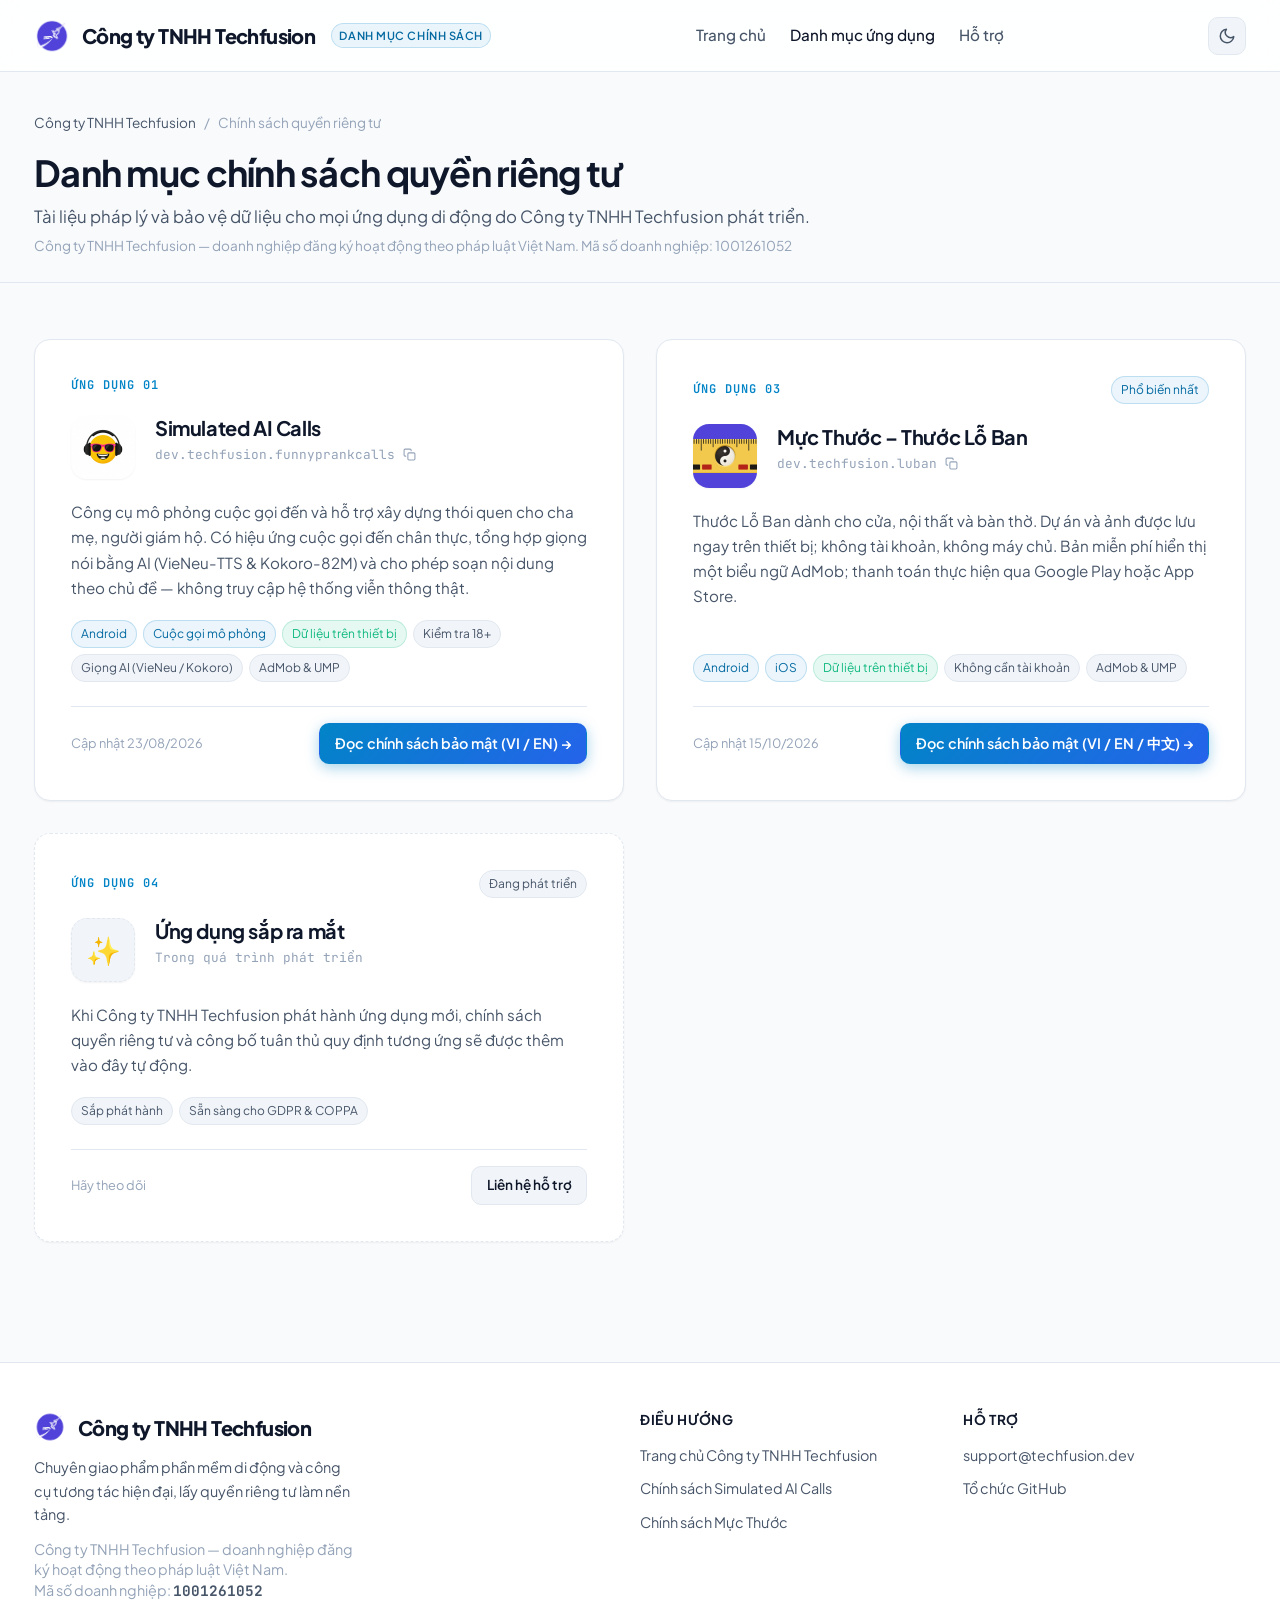
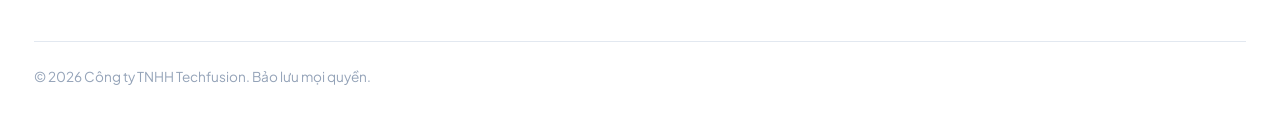
<file: privacy/index.html>
<!DOCTYPE html>
<html lang="vi">
<head>
  <meta charset="UTF-8">
  <meta name="viewport" content="width=device-width, initial-scale=1.0">
  <title>Danh mục chính sách quyền riêng tư — Ứng dụng Công ty TNHH Techfusion</title>
  <meta name="description" content="Danh mục đầy đủ các chính sách quyền riêng tư cho mọi ứng dụng di động do Công ty TNHH Techfusion phát hành.">
  <link rel="icon" type="image/svg+xml" href="../favicon.svg">

  <!-- Modern Google Fonts -->
  <link rel="preconnect" href="https://fonts.googleapis.com">
  <link rel="preconnect" href="https://fonts.gstatic.com" crossorigin>
  <link href="https://fonts.googleapis.com/css2?family=JetBrains+Mono:wght@400;500;600&family=Plus+Jakarta+Sans:wght@400;500;600;700;800&display=swap" rel="stylesheet">

  <!-- Stylesheet -->
  <link rel="stylesheet" href="../css/style.css">
</head>
<body>

  <!-- Site Navigation Header -->
  <header class="site-header">
    <div class="container header-inner">
      <a href="../index.html" class="brand" aria-label="Trang chủ Công ty TNHH Techfusion">
        <img src="../assets/logo.png" class="brand-logo" alt="Logo Công ty TNHH Techfusion" width="36" height="36">
        <span class="brand-text">Công ty TNHH Techfusion</span>
        <span class="brand-badge">Danh mục chính sách</span>
      </a>

      <nav aria-label="Điều hướng chính">
        <ul class="nav-links">
          <li><a href="../index.html" class="nav-link">Trang chủ</a></li>
          <li><a href="#apps" class="nav-link active">Danh mục ứng dụng</a></li>
          <li><a href="mailto:support@techfusion.dev" class="nav-link">Hỗ trợ</a></li>
        </ul>
      </nav>

      <div class="header-actions">
        <button id="theme-toggle" class="theme-toggle-btn" aria-label="Đổi giao diện sáng / tối" title="Đổi giao diện">
          <svg id="sun-icon" viewBox="0 0 24 24" fill="none" stroke="currentColor" stroke-width="2" stroke-linecap="round" stroke-linejoin="round">
            <circle cx="12" cy="12" r="5"></circle>
            <line x1="12" y1="1" x2="12" y2="3"></line>
            <line x1="12" y1="21" x2="12" y2="23"></line>
            <line x1="4.22" y1="4.22" x2="5.64" y2="5.64"></line>
            <line x1="18.36" y1="18.36" x2="19.78" y2="19.78"></line>
            <line x1="1" y1="12" x2="3" y2="12"></line>
            <line x1="21" y1="12" x2="23" y2="12"></line>
            <line x1="4.22" y1="19.78" x2="5.64" y2="18.36"></line>
            <line x1="18.36" y1="5.64" x2="19.78" y2="4.22"></line>
          </svg>
          <svg id="moon-icon" style="display:none;" viewBox="0 0 24 24" fill="none" stroke="currentColor" stroke-width="2" stroke-linecap="round" stroke-linejoin="round">
            <path d="M21 12.79A9 9 0 1 1 11.21 3 7 7 0 0 0 21 12.79z"></path>
          </svg>
        </button>
      </div>
    </div>
  </header>

  <!-- Main Content Area -->
  <main class="main-content">

    <section class="policy-header">
      <div class="container">
        <nav class="breadcrumb" aria-label="Đường dẫn">
          <a href="../index.html">Công ty TNHH Techfusion</a>
          <span>/</span>
          <span>Chính sách quyền riêng tư</span>
        </nav>
        <h1 class="policy-title">Danh mục chính sách quyền riêng tư</h1>
        <p style="margin-top: 0.5rem; font-size: 1.05rem; color: var(--text-secondary);">
          Tài liệu pháp lý và bảo vệ dữ liệu cho mọi ứng dụng di động do Công ty TNHH Techfusion phát triển.
        </p>
        <p style="margin-top: 0.25rem; font-size: 0.85rem; color: var(--text-muted);">
          Công ty TNHH Techfusion — doanh nghiệp đăng ký hoạt động theo pháp luật Việt Nam. Mã số doanh nghiệp: 1001261052
        </p>
      </div>
    </section>

    <section id="apps" class="section">
      <div class="container">

        <div class="apps-grid">

          <!-- Simulated AI Calls Card -->
          <article class="app-card project-card" data-app-keywords="simulated ai calls funny prank calls dev.techfusion.funnyprankcalls habit coaching voice tts cuộc gọi mô phỏng">
            <div class="project-card-top">
              <span class="project-index">Ứng dụng 01</span>
            </div>

            <div class="app-card-header">
              <div class="app-icon">
                <img src="../assets/funny-prank-calls.png" alt="Biểu trưng ứng dụng Simulated AI Calls" width="58" height="58">
              </div>
              <div class="app-meta">
                <h3 class="app-title">Simulated AI Calls</h3>
                <div class="app-pkg">
                  <span>dev.techfusion.funnyprankcalls</span>
                  <button class="copy-badge-btn" data-copy-text="dev.techfusion.funnyprankcalls" title="Sao chép mã gói" aria-label="Sao chép mã gói">
                    <svg width="13" height="13" viewBox="0 0 24 24" fill="none" stroke="currentColor" stroke-width="2" stroke-linecap="round" stroke-linejoin="round">
                      <rect x="9" y="9" width="13" height="13" rx="2" ry="2"></rect>
                      <path d="M5 15H4a2 2 0 0 1-2-2V4a2 2 0 0 1 2-2h9a2 2 0 0 1 2 2v1"></path>
                    </svg>
                  </button>
                </div>
              </div>
            </div>

            <p class="app-desc">
              Công cụ mô phỏng cuộc gọi đến và hỗ trợ xây dựng thói quen cho cha mẹ, người giám hộ.
              Có hiệu ứng cuộc gọi đến chân thực, tổng hợp giọng nói bằng AI (VieNeu-TTS &amp; Kokoro-82M)
              và cho phép soạn nội dung theo chủ đề — không truy cập hệ thống viễn thông thật.
            </p>

            <div class="app-tags">
              <span class="tag tag-accent">Android</span>
              <span class="tag tag-accent">Cuộc gọi mô phỏng</span>
              <span class="tag tag-success">Dữ liệu trên thiết bị</span>
              <span class="tag">Kiểm tra 18+</span>
              <span class="tag">Giọng AI (VieNeu / Kokoro)</span>
              <span class="tag">AdMob &amp; UMP</span>
            </div>

            <div class="app-card-footer">
              <span class="app-updated">Cập nhật 23/08/2026</span>
              <div class="project-actions">
                <a href="simulated-ai-calls.html" class="btn btn-primary btn-sm policy-link-btn">
                  Đọc chính sách bảo mật (VI / EN) &rarr;
                </a>
              </div>
            </div>
          </article>

          <!-- HabitHero: AI Voice Coach Card (hidden for now, not published yet) -->
          <article class="app-card project-card hidden" data-app-keywords="habithero habit hero ai voice coach habit-buddy dev.techfusion.funnyprankcalls ios parenting routine voice tts huấn luyện thói quen">
            <div class="project-card-top">
              <span class="project-index">Ứng dụng 02</span>
            </div>

            <div class="app-card-header">
              <div class="app-icon">
                <img src="../assets/funny-prank-calls.png" alt="Biểu trưng ứng dụng HabitHero" width="58" height="58">
              </div>
              <div class="app-meta">
                <h3 class="app-title">HabitHero: AI Voice Coach</h3>
                <div class="app-pkg">
                  <span>dev.techfusion.funnyprankcalls</span>
                  <button class="copy-badge-btn" data-copy-text="dev.techfusion.funnyprankcalls" title="Sao chép mã gói" aria-label="Sao chép mã gói">
                    <svg width="13" height="13" viewBox="0 0 24 24" fill="none" stroke="currentColor" stroke-width="2" stroke-linecap="round" stroke-linejoin="round">
                      <rect x="9" y="9" width="13" height="13" rx="2" ry="2"></rect>
                      <path d="M5 15H4a2 2 0 0 1-2-2V4a2 2 0 0 1 2-2h9a2 2 0 0 1 2 2v1"></path>
                    </svg>
                  </button>
                </div>
              </div>
            </div>

            <p class="app-desc">
              Ứng dụng huấn luyện thói quen và động viên cho iOS. Các tin nhắn giọng nói tích cực
              từ những nhân vật hoạt hình, tổng hợp giọng nói bằng AI (VieNeu-TTS &amp; Kokoro-82M)
              và lưu trữ cục bộ bằng UserDefaults — không truy cập hệ thống viễn thông.
            </p>

            <div class="app-tags">
              <span class="tag tag-accent">Ứng dụng iOS</span>
              <span class="tag tag-success">Dữ liệu trên thiết bị</span>
              <span class="tag">Kiểm tra 18+</span>
              <span class="tag">Giọng AI (VieNeu / Kokoro)</span>
              <span class="tag">AdMob &amp; UMP</span>
            </div>

            <div class="app-card-footer">
              <span class="app-updated">Cập nhật 01/09/2026</span>
              <div class="project-actions">
                <a href="habit-hero.html" class="btn btn-primary btn-sm policy-link-btn">
                  Đọc chính sách bảo mật (VI / EN) &rarr;
                </a>
              </div>
            </div>
          </article>

          <!-- Mực Thước Card -->
          <article class="app-card project-card" data-app-keywords="mực thước muc thuoc 墨尺 thước lỗ ban luban ruler 鲁班尺 魯班尺 dev.techfusion.luban android ios iphone">
            <div class="project-card-top">
              <span class="project-index">Ứng dụng 03</span>
              <span class="tag tag-accent">Phổ biến nhất</span>
            </div>

            <div class="app-card-header">
              <div class="app-icon">
                <img src="../assets/muc-thuoc/icon.png" alt="Biểu trưng ứng dụng Mực Thước" width="58" height="58">
              </div>
              <div class="app-meta">
                <h3 class="app-title"><a href="../muc-thuoc/" style="color: inherit;">Mực Thước – Thước Lỗ Ban</a></h3>
                <div class="app-pkg">
                  <span>dev.techfusion.luban</span>
                  <button class="copy-badge-btn" data-copy-text="dev.techfusion.luban" title="Sao chép mã gói" aria-label="Sao chép mã gói">
                    <svg width="13" height="13" viewBox="0 0 24 24" fill="none" stroke="currentColor" stroke-width="2" stroke-linecap="round" stroke-linejoin="round">
                      <rect x="9" y="9" width="13" height="13" rx="2" ry="2"></rect>
                      <path d="M5 15H4a2 2 0 0 1-2-2V4a2 2 0 0 1 2-2h9a2 2 0 0 1 2 2v1"></path>
                    </svg>
                  </button>
                </div>
              </div>
            </div>

            <p class="app-desc">
              Thước Lỗ Ban dành cho cửa, nội thất và bàn thờ. Dự án và ảnh được lưu ngay trên
              thiết bị; không tài khoản, không máy chủ. Bản miễn phí hiển thị một biểu ngữ AdMob;
              thanh toán thực hiện qua Google Play hoặc App Store.
            </p>

            <div class="app-tags">
              <span class="tag tag-accent">Android</span>
              <span class="tag tag-accent">iOS</span>
              <span class="tag tag-success">Dữ liệu trên thiết bị</span>
              <span class="tag">Không cần tài khoản</span>
              <span class="tag">AdMob &amp; UMP</span>
            </div>

            <div class="app-card-footer">
              <span class="app-updated">Cập nhật 15/10/2026</span>
              <div class="project-actions">
                <a href="muc-thuoc.html" class="btn btn-primary btn-sm policy-link-btn">
                  Đọc chính sách bảo mật (VI / EN / 中文) &rarr;
                </a>
              </div>
            </div>
          </article>

          <!-- Future App Placeholder -->
          <article class="app-card project-card project-card-upcoming">
            <div class="project-card-top">
              <span class="project-index">Ứng dụng 04</span>
              <span class="tag">Đang phát triển</span>
            </div>

            <div class="app-card-header">
              <div class="app-icon app-icon-placeholder">
                ✨
              </div>
              <div class="app-meta">
                <h3 class="app-title">Ứng dụng sắp ra mắt</h3>
                <span class="app-pkg">Trong quá trình phát triển</span>
              </div>
            </div>

            <p class="app-desc">
              Khi Công ty TNHH Techfusion phát hành ứng dụng mới, chính sách quyền riêng tư và công bố
              tuân thủ quy định tương ứng sẽ được thêm vào đây tự động.
            </p>

            <div class="app-tags">
              <span class="tag">Sắp phát hành</span>
              <span class="tag">Sẵn sàng cho GDPR &amp; COPPA</span>
            </div>

            <div class="app-card-footer">
              <span class="app-updated">Hãy theo dõi</span>
              <div class="project-actions">
                <a href="mailto:support@techfusion.dev" class="btn btn-secondary btn-sm">Liên hệ hỗ trợ</a>
              </div>
            </div>
          </article>

        </div>

      </div>
    </section>

  </main>

  <!-- Global Footer -->
  <footer class="site-footer">
    <div class="container">
      <div class="footer-inner">
        <div class="footer-brand">
          <div class="brand footer-brand-head">
            <img src="../assets/logo.png" class="brand-logo" alt="Logo Công ty TNHH Techfusion" width="32" height="32">
            <span class="brand-text">Công ty TNHH Techfusion</span>
          </div>
          <p>Chuyên giao phẩm phần mềm di động và công cụ tương tác hiện đại, lấy quyền riêng tư làm nền tảng.</p>
          <p class="footer-legal">
            Công ty TNHH Techfusion — doanh nghiệp đăng ký hoạt động theo pháp luật Việt Nam.<br>
            Mã số doanh nghiệp: <strong>1001261052</strong>
          </p>
        </div>

        <div>
          <h4 class="footer-heading">Điều hướng</h4>
          <ul class="footer-links">
            <li><a href="../index.html">Trang chủ Công ty TNHH Techfusion</a></li>
            <li class="hidden"><a href="habit-hero.html">Chính sách HabitHero</a></li>
            <li><a href="simulated-ai-calls.html">Chính sách Simulated AI Calls</a></li>
            <li><a href="muc-thuoc.html">Chính sách Mực Thước</a></li>
          </ul>
        </div>

        <div>
          <h4 class="footer-heading">Hỗ trợ</h4>
          <ul class="footer-links">
            <li><a href="mailto:support@techfusion.dev">support@techfusion.dev</a></li>
            <li><a href="https://github.com/techfusionltd" target="_blank" rel="noopener">Tổ chức GitHub</a></li>
          </ul>
        </div>
      </div>

      <div class="footer-bottom">
        <div>&copy; 2026 Công ty TNHH Techfusion. Bảo lưu mọi quyền.</div>
      </div>
    </div>
  </footer>

  <script src="../js/main.js"></script>
</body>
</html>
</file>
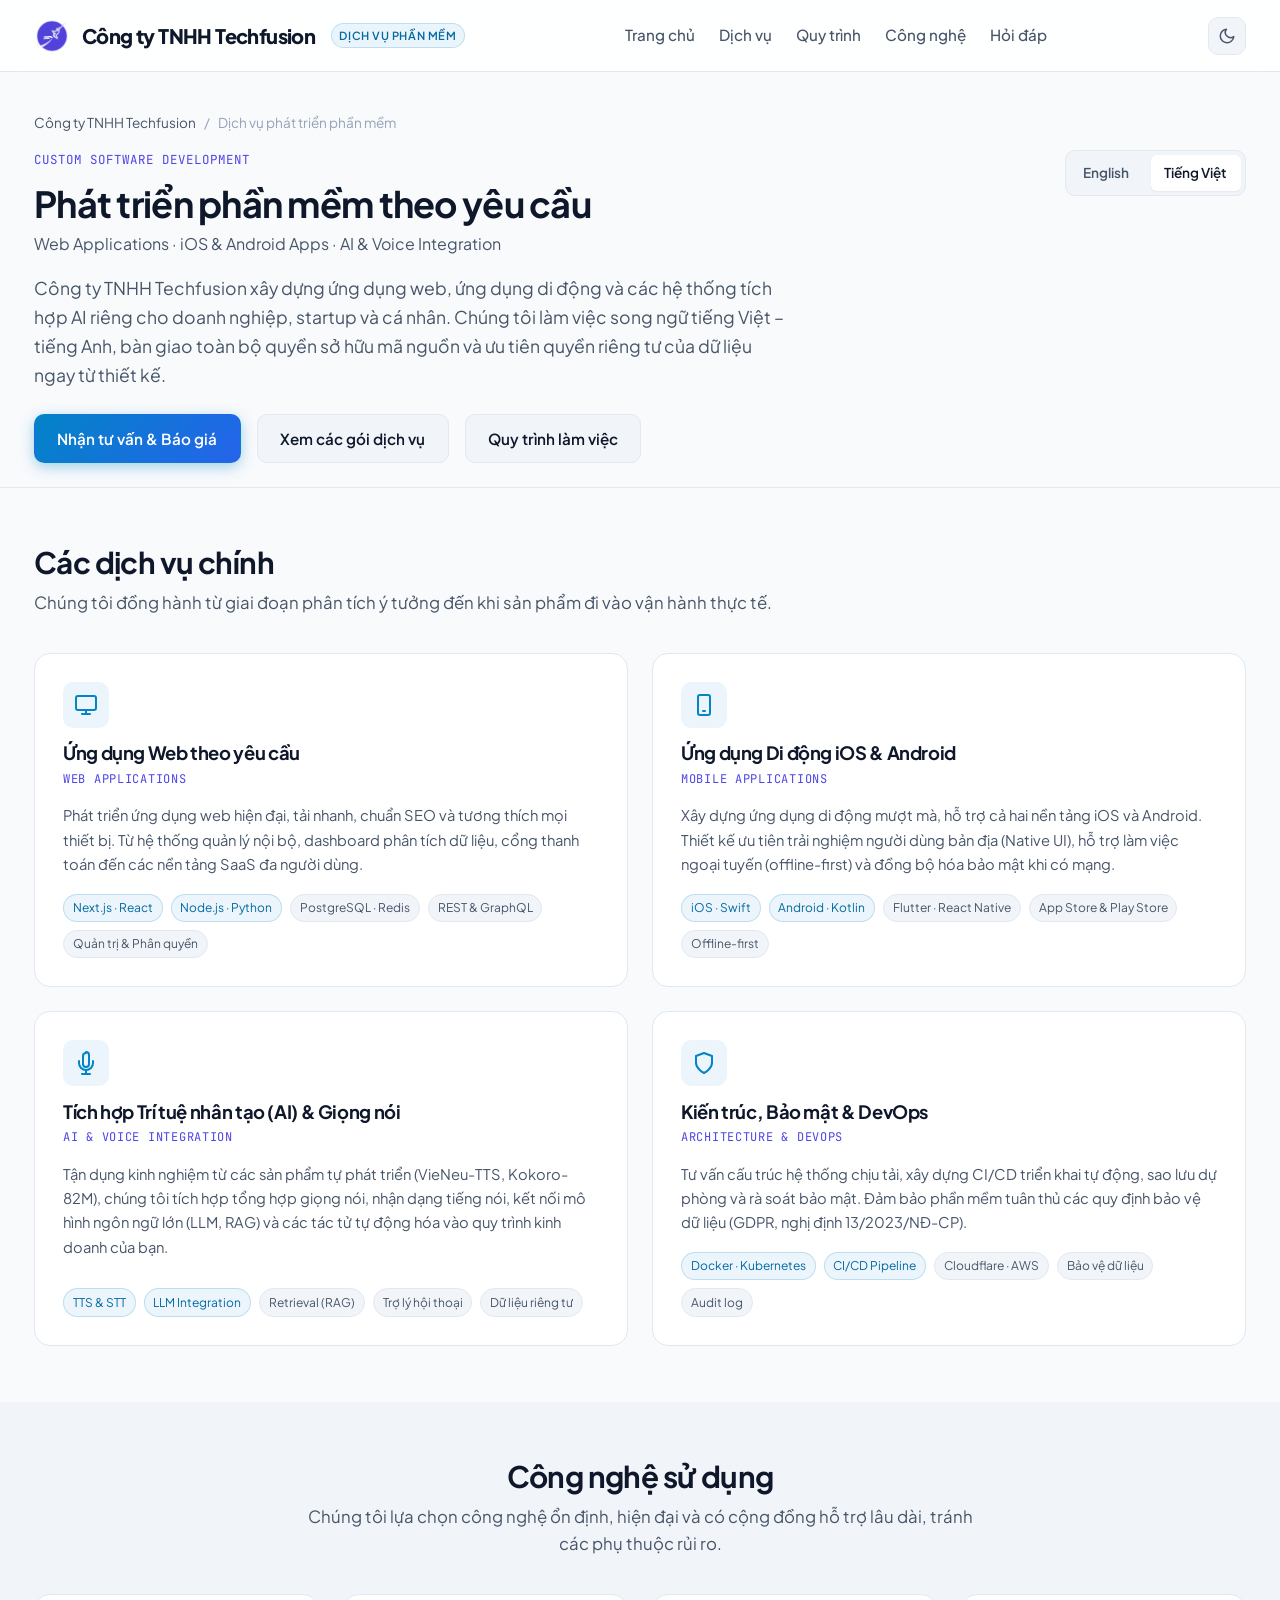
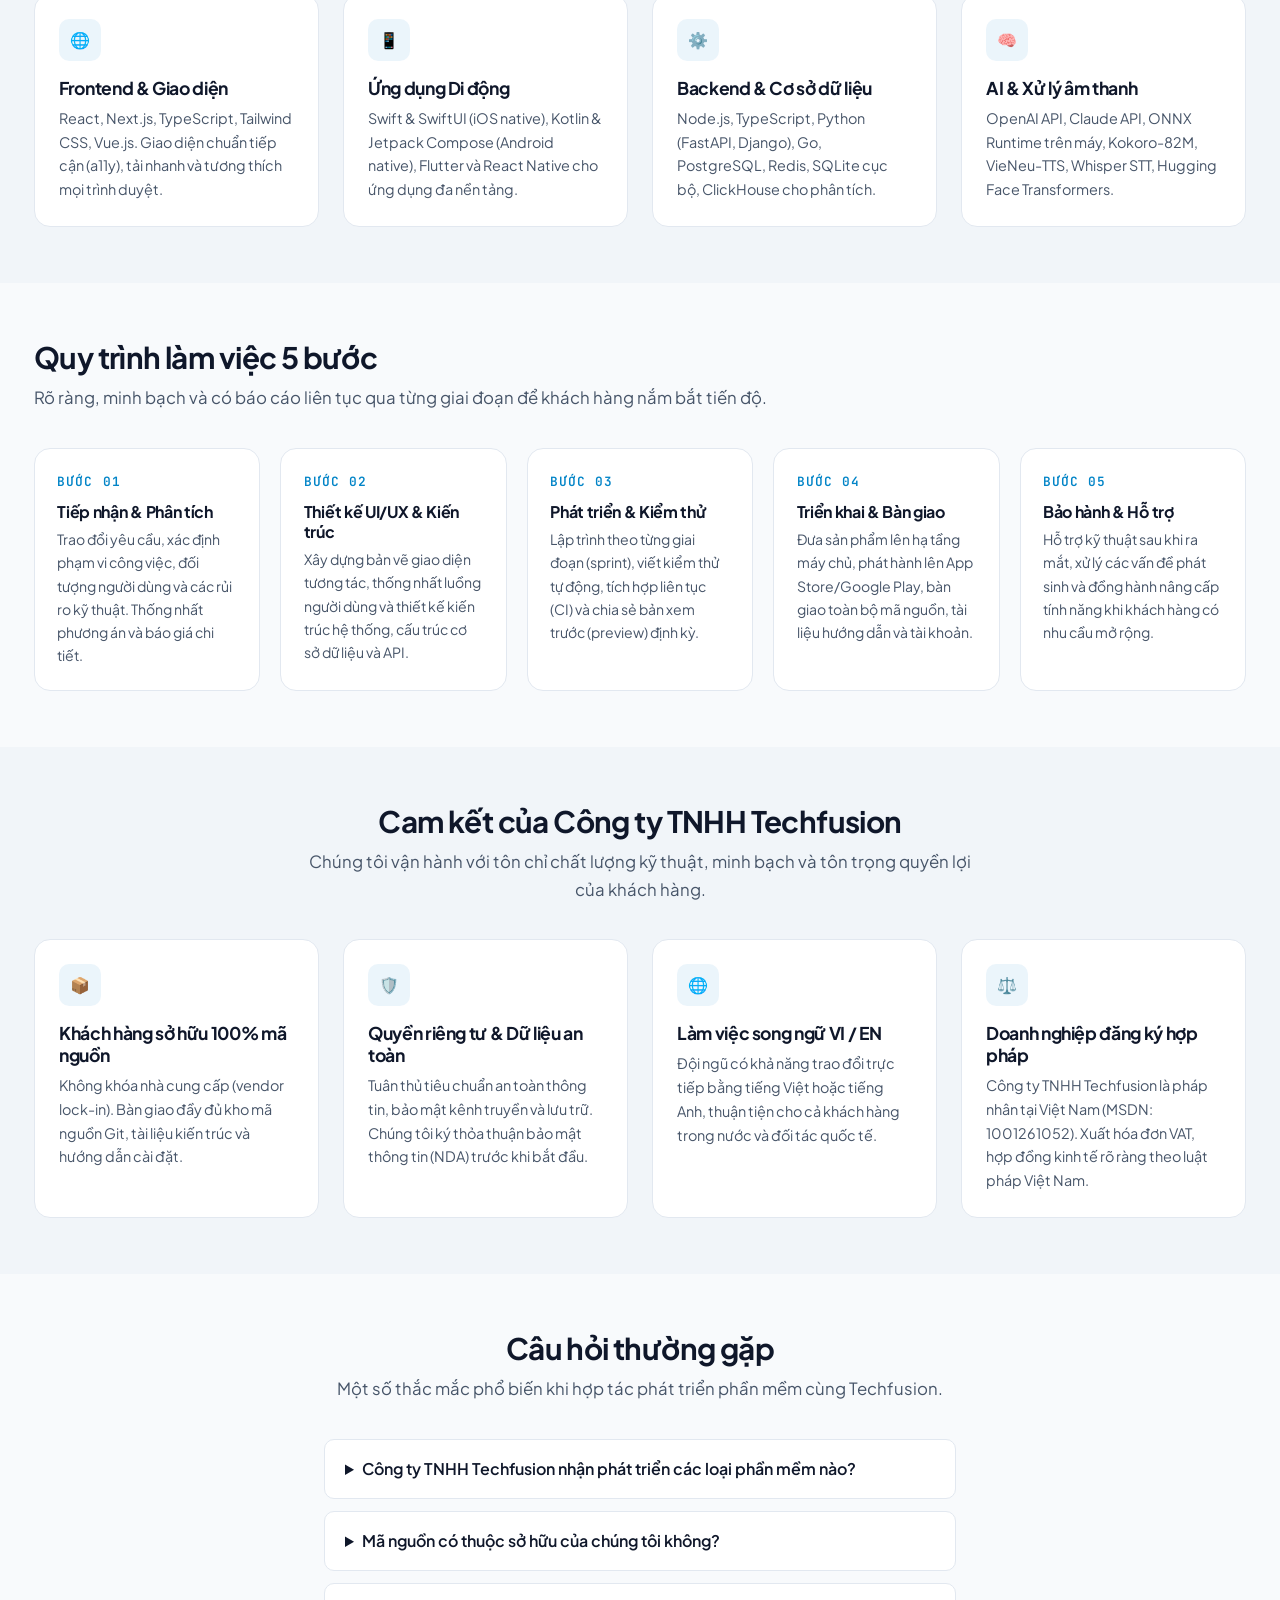
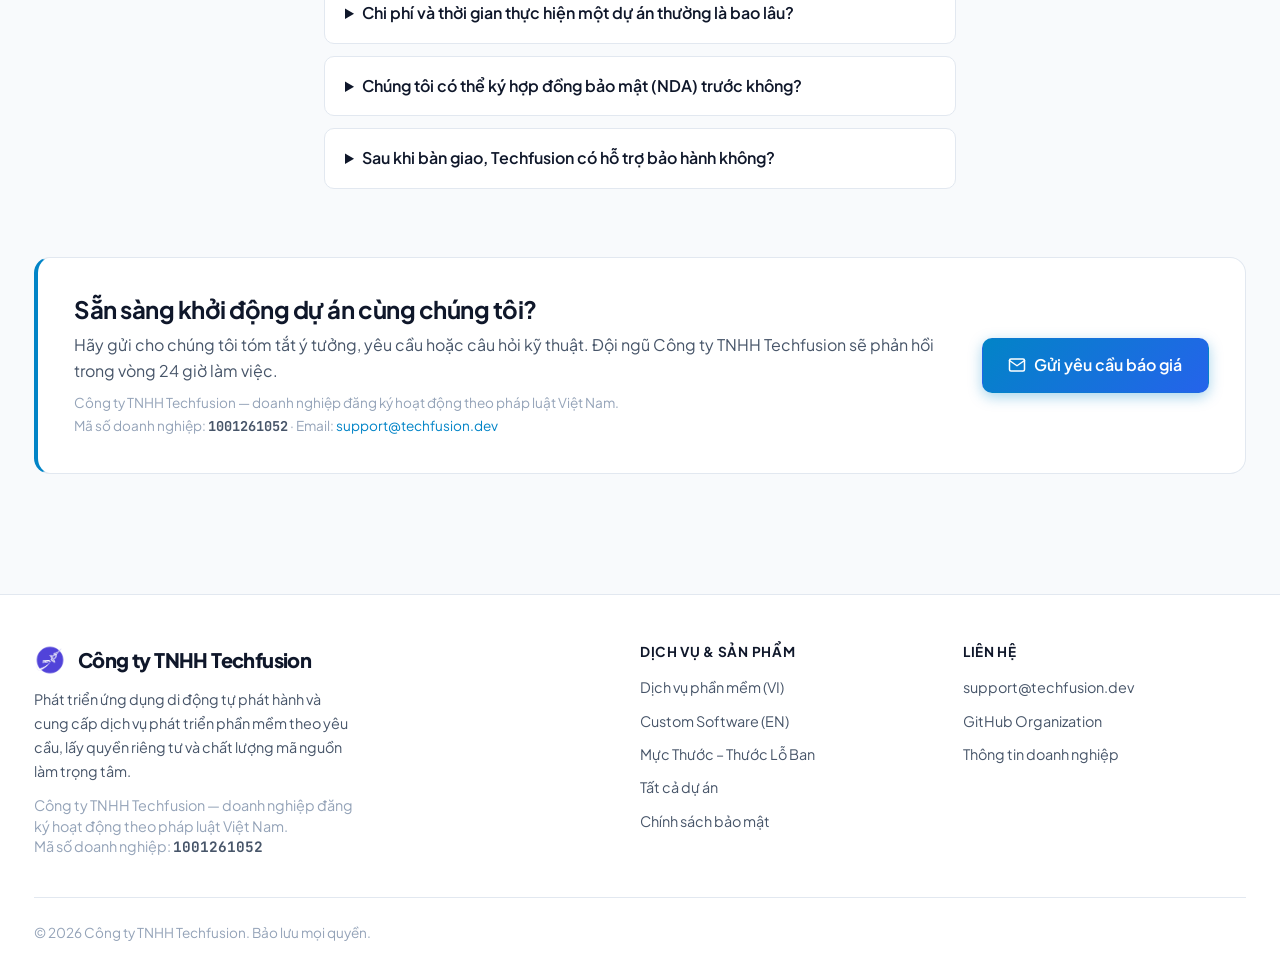
<file: services/index.html>
<!DOCTYPE html>
<html lang="vi">
<head>
  <meta charset="UTF-8">
  <meta name="viewport" content="width=device-width, initial-scale=1.0">
  <title>Công ty TNHH Techfusion — Dịch vụ phát triển phần mềm theo yêu cầu (Web, iOS, Android)</title>
  <meta name="description" content="Công ty TNHH Techfusion nhận phát triển phần mềm theo yêu cầu cho khách hàng: ứng dụng web, ứng dụng di động iOS &amp; Android, tích hợp AI và giọng nói, kiến trúc &amp; bảo mật. Bàn giao toàn bộ mã nguồn, làm việc song ngữ tiếng Việt – tiếng Anh.">
  <link rel="icon" type="image/svg+xml" href="../favicon.svg">

  <link rel="canonical" href="https://tf.io.vn/services/">
  <link rel="alternate" hreflang="vi" href="https://tf.io.vn/services/">
  <link rel="alternate" hreflang="en" href="https://tf.io.vn/services/en.html">
  <link rel="alternate" hreflang="x-default" href="https://tf.io.vn/services/">
  <meta property="og:type" content="website">
  <meta property="og:title" content="Dịch vụ phát triển phần mềm theo yêu cầu — Công ty TNHH Techfusion">
  <meta property="og:description" content="Ứng dụng web, ứng dụng di động iOS &amp; Android, tích hợp AI. Bàn giao toàn bộ mã nguồn cho khách hàng.">
  <meta property="og:url" content="https://tf.io.vn/services/">
  <meta property="og:locale" content="vi_VN">
  <meta property="og:locale:alternate" content="en_US">
  <meta name="twitter:card" content="summary">

  <!-- Modern Google Fonts -->
  <link rel="preconnect" href="https://fonts.googleapis.com">
  <link rel="preconnect" href="https://fonts.gstatic.com" crossorigin>
  <link href="https://fonts.googleapis.com/css2?family=JetBrains+Mono:wght@400;500;600&family=Plus+Jakarta+Sans:wght@400;500;600;700;800&display=swap" rel="stylesheet">

  <!-- Stylesheet -->
  <link rel="stylesheet" href="../css/style.css">
  <script defer src="https://cloud.umami.is/script.js" data-website-id="c3396839-ce6c-4d3b-a5ff-ac7f6863ffff" data-domains="tf.io.vn"></script>

  <script type="application/ld+json">
  {
    "@context": "https://schema.org",
    "@type": "Service",
    "name": "Dịch vụ phát triển phần mềm theo yêu cầu",
    "alternateName": "Custom Software Development",
    "serviceType": "Custom web and mobile software development",
    "description": "Techfusion company limited builds custom web applications, iOS & Android mobile apps, and AI integrations for clients — from UI/UX design and architecture to deployment, source-code handover and support.",
    "url": "https://tf.io.vn/services/",
    "inLanguage": "vi",
    "areaServed": ["Vietnam", "Worldwide"],
    "provider": {
      "@type": "Organization",
      "name": "Công ty TNHH Techfusion",
      "url": "https://tf.io.vn/",
      "email": "support@techfusion.dev",
      "identifier": { "@type": "PropertyValue", "name": "Company number", "value": "1001261052" },
      "address": { "@type": "PostalAddress", "addressCountry": "VN" }
    },
    "hasOfferCatalog": {
      "@type": "OfferCatalog",
      "name": "Custom software development services",
      "itemListElement": [
        { "@type": "Offer", "itemOffered": { "@type": "Service", "name": "Web Applications" } },
        { "@type": "Offer", "itemOffered": { "@type": "Service", "name": "Mobile Applications (iOS & Android)" } },
        { "@type": "Offer", "itemOffered": { "@type": "Service", "name": "AI & Voice Integration" } },
        { "@type": "Offer", "itemOffered": { "@type": "Service", "name": "Architecture, Security & DevOps" } }
      ]
    }
  }
  </script>
  <script type="application/ld+json">
  {
    "@context": "https://schema.org",
    "@type": "FAQPage",
    "inLanguage": "vi",
    "mainEntity": [
      {
        "@type": "Question",
        "name": "Công ty TNHH Techfusion có nhận phát triển phần mềm riêng cho khách hàng không?",
        "acceptedAnswer": {
          "@type": "Answer",
          "text": "Có. Ngoài các ứng dụng tự phát hành, Công ty TNHH Techfusion nhận phát triển phần mềm theo yêu cầu: ứng dụng web, ứng dụng di động iOS và Android, tích hợp AI và giọng nói, cùng kiến trúc hệ thống và bảo mật. Chúng tôi làm việc song ngữ tiếng Việt và tiếng Anh."
        }
      },
      {
        "@type": "Question",
        "name": "Quy trình phát triển phần mềm diễn ra như thế nào?",
        "acceptedAnswer": {
          "@type": "Answer",
          "text": "Quy trình gồm 5 bước: tiếp nhận và phân tích yêu cầu, thiết kế UI/UX cùng kiến trúc, phát triển và kiểm thử liên tục, triển khai và bàn giao, cuối cùng là hỗ trợ và bảo hành sau khi sản phẩm lên kệ. Mỗi bước đều có bản báo cáo rõ ràng cho khách hàng."
        }
      },
      {
        "@type": "Question",
        "name": "Chúng tôi có sở hữu toàn bộ mã nguồn sản phẩm không?",
        "acceptedAnswer": {
          "@type": "Answer",
          "text": "Có. Toàn bộ mã nguồn, tài khoản quản trị dự án và tài liệu được bàn giao cho khách hàng khi dự án hoàn thành. Không có ràng buộc bản quyền kỹ thuật nào giữ lại quyền kiểm soát."
        }
      },
      {
        "@type": "Question",
        "name": "Thời gian và chi phí dự án được xác định như thế nào?",
        "acceptedAnswer": {
          "@type": "Answer",
          "text": "Sau bước phân tích yêu cầu, chúng tôi gửi báo giá theo từng giai đoạn kèm tiến độ dự kiến. Chi phí được chia theo mốc bàn giao để khách hàng theo dõi và kiểm soát. Các thay đổi phát sinh ngoài phạm vi đã thống nhất luôn được báo trước khi thực hiện."
        }
      },
      {
        "@type": "Question",
        "name": "Dữ liệu của khách hàng được bảo vệ như thế nào?",
        "acceptedAnswer": {
          "@type": "Answer",
          "text": "Chúng tôi thiết kế theo nguyên tắc quyền riêng tư: thu thập dữ liệu tối thiểu, mã hóa khi truyền và lưu trữ, phân quyền truy cập và nhật ký kiểm toán. Hệ thống được thiết kế tuân thủ GDPR và nghị định 13/2023/NĐ-CP về bảo vệ dữ liệu cá nhân tại Việt Nam."
        }
      }
    ]
  }
  </script>
</head>
<body>

  <!-- Site Navigation Header -->
  <header class="site-header">
    <div class="container header-inner">
      <a href="../index.html" class="brand" aria-label="Trang chủ Công ty TNHH Techfusion">
        <img src="../assets/logo.png" class="brand-logo" alt="Logo Công ty TNHH Techfusion" width="36" height="36">
        <span class="brand-text">Công ty TNHH Techfusion</span>
        <span class="brand-badge">Dịch vụ phần mềm</span>
      </a>

      <nav aria-label="Điều hướng chính">
        <ul class="nav-links">
          <li><a href="../index.html" class="nav-link">Trang chủ</a></li>
          <li><a href="#offerings" class="nav-link">Dịch vụ</a></li>
          <li><a href="#process" class="nav-link">Quy trình</a></li>
          <li><a href="#stack" class="nav-link">Công nghệ</a></li>
          <li><a href="#faq" class="nav-link">Hỏi đáp</a></li>
        </ul>
      </nav>

      <div class="header-actions">
        <button id="theme-toggle" class="theme-toggle-btn" aria-label="Đổi giao diện sáng / tối" title="Đổi giao diện">
          <svg id="sun-icon" viewBox="0 0 24 24" fill="none" stroke="currentColor" stroke-width="2" stroke-linecap="round" stroke-linejoin="round">
            <circle cx="12" cy="12" r="5"></circle>
            <line x1="12" y1="1" x2="12" y2="3"></line>
            <line x1="12" y1="21" x2="12" y2="23"></line>
            <line x1="4.22" y1="4.22" x2="5.64" y2="5.64"></line>
            <line x1="18.36" y1="18.36" x2="19.78" y2="19.78"></line>
            <line x1="1" y1="12" x2="3" y2="12"></line>
            <line x1="21" y1="12" x2="23" y2="12"></line>
            <line x1="4.22" y1="19.78" x2="5.64" y2="18.36"></line>
            <line x1="18.36" y1="5.64" x2="19.78" y2="4.22"></line>
          </svg>
          <svg id="moon-icon" style="display:none;" viewBox="0 0 24 24" fill="none" stroke="currentColor" stroke-width="2" stroke-linecap="round" stroke-linejoin="round">
            <path d="M21 12.79A9 9 0 1 1 11.21 3 7 7 0 0 0 21 12.79z"></path>
          </svg>
        </button>
      </div>
    </div>
  </header>

  <!-- Main Content Area -->
  <main class="main-content">

    <!-- Header / Hero Bar -->
    <section class="policy-header">
      <div class="container">

        <nav class="breadcrumb" aria-label="Breadcrumb">
          <a href="../index.html">Công ty TNHH Techfusion</a>
          <span>/</span>
          <span>Dịch vụ phát triển phần mềm</span>
        </nav>

        <div class="policy-title-container">
          <div>
            <p class="bilingual-label">Custom Software Development</p>
            <h1 class="policy-title">Phát triển phần mềm theo yêu cầu</h1>
            <p style="margin-top: 0.35rem; font-size: 1rem; color: var(--text-secondary);">
              Web Applications · iOS &amp; Android Apps · AI &amp; Voice Integration
            </p>
          </div>

          <nav class="language-switch-bar" aria-label="Chọn ngôn ngữ">
            <a class="lang-btn" href="en.html" hreflang="en">English</a>
            <a class="lang-btn active" href="./" hreflang="vi" aria-current="page">Tiếng Việt</a>
          </nav>
        </div>

        <p style="font-size: 1.1rem; max-width: 760px; margin-bottom: 1.5rem;">
          Công ty TNHH Techfusion xây dựng ứng dụng web, ứng dụng di động và các hệ thống tích hợp AI riêng
          cho doanh nghiệp, startup và cá nhân. Chúng tôi làm việc song ngữ tiếng Việt – tiếng Anh,
          bàn giao toàn bộ quyền sở hữu mã nguồn và ưu tiên quyền riêng tư của dữ liệu ngay từ thiết kế.
        </p>

        <div class="hero-actions" style="justify-content: flex-start;">
          <a href="mailto:support@techfusion.dev?subject=Y%C3%AAu%20c%E1%BA%A7u%20b%C3%A1o%20gi%C3%A1%20d%E1%BB%8Bch%20v%E1%BB%A5%20ph%E1%BA%A7n%20m%E1%BB%81m" class="btn btn-primary">
            Nhận tư vấn &amp; Báo giá
          </a>
          <a href="#offerings" class="btn btn-secondary">Xem các gói dịch vụ</a>
          <a href="#process" class="btn btn-secondary">Quy trình làm việc</a>
        </div>

      </div>
    </section>

    <!-- Services Offered -->
    <section id="offerings" class="section">
      <div class="container">
        <div class="section-header">
          <h2 class="section-title">Các dịch vụ chính</h2>
          <p class="section-desc">Chúng tôi đồng hành từ giai đoạn phân tích ý tưởng đến khi sản phẩm đi vào vận hành thực tế.</p>
        </div>

        <div class="service-grid">

          <article class="service-card">
            <div class="service-card-icon">
              <svg viewBox="0 0 24 24" fill="none" stroke="currentColor" stroke-width="2" stroke-linecap="round" stroke-linejoin="round">
                <rect x="2" y="3" width="20" height="14" rx="2" ry="2"></rect>
                <line x1="8" y1="21" x2="16" y2="21"></line>
                <line x1="12" y1="17" x2="12" y2="21"></line>
              </svg>
            </div>
            <h3 class="service-card-title">Ứng dụng Web theo yêu cầu</h3>
            <p class="service-card-en">Web Applications</p>
            <p class="service-card-desc">
              Phát triển ứng dụng web hiện đại, tải nhanh, chuẩn SEO và tương thích mọi thiết bị.
              Từ hệ thống quản lý nội bộ, dashboard phân tích dữ liệu, cổng thanh toán đến các nền tảng SaaS đa người dùng.
            </p>
            <div class="service-card-tags">
              <span class="tag tag-accent">Next.js · React</span>
              <span class="tag tag-accent">Node.js · Python</span>
              <span class="tag">PostgreSQL · Redis</span>
              <span class="tag">REST &amp; GraphQL</span>
              <span class="tag">Quản trị &amp; Phân quyền</span>
            </div>
          </article>

          <article class="service-card">
            <div class="service-card-icon">
              <svg viewBox="0 0 24 24" fill="none" stroke="currentColor" stroke-width="2" stroke-linecap="round" stroke-linejoin="round">
                <rect x="6" y="2" width="12" height="20" rx="2" ry="2"></rect>
                <line x1="11" y1="18" x2="13" y2="18"></line>
              </svg>
            </div>
            <h3 class="service-card-title">Ứng dụng Di động iOS &amp; Android</h3>
            <p class="service-card-en">Mobile Applications</p>
            <p class="service-card-desc">
              Xây dựng ứng dụng di động mượt mà, hỗ trợ cả hai nền tảng iOS và Android. Thiết kế ưu tiên
              trải nghiệm người dùng bản địa (Native UI), hỗ trợ làm việc ngoại tuyến (offline-first)
              và đồng bộ hóa bảo mật khi có mạng.
            </p>
            <div class="service-card-tags">
              <span class="tag tag-accent">iOS · Swift</span>
              <span class="tag tag-accent">Android · Kotlin</span>
              <span class="tag">Flutter · React Native</span>
              <span class="tag">App Store &amp; Play Store</span>
              <span class="tag">Offline-first</span>
            </div>
          </article>

          <article class="service-card">
            <div class="service-card-icon">
              <svg viewBox="0 0 24 24" fill="none" stroke="currentColor" stroke-width="2" stroke-linecap="round" stroke-linejoin="round">
                <path d="M12 2a3 3 0 0 0-3 3v8a3 3 0 0 0 6 0V4a3 3 0 0 0-3-3z"></path>
                <path d="M19 10v2a7 7 0 0 1-14 0v-2"></path>
                <line x1="12" y1="19" x2="12" y2="23"></line>
                <line x1="8" y1="23" x2="16" y2="23"></line>
              </svg>
            </div>
            <h3 class="service-card-title">Tích hợp Trí tuệ nhân tạo (AI) &amp; Giọng nói</h3>
            <p class="service-card-en">AI &amp; Voice Integration</p>
            <p class="service-card-desc">
              Tận dụng kinh nghiệm từ các sản phẩm tự phát triển (VieNeu-TTS, Kokoro-82M), chúng tôi tích hợp
              tổng hợp giọng nói, nhận dạng tiếng nói, kết nối mô hình ngôn ngữ lớn (LLM, RAG)
              và các tác tử tự động hóa vào quy trình kinh doanh của bạn.
            </p>
            <div class="service-card-tags">
              <span class="tag tag-accent">TTS &amp; STT</span>
              <span class="tag tag-accent">LLM Integration</span>
              <span class="tag">Retrieval (RAG)</span>
              <span class="tag">Trợ lý hội thoại</span>
              <span class="tag">Dữ liệu riêng tư</span>
            </div>
          </article>

          <article class="service-card">
            <div class="service-card-icon">
              <svg viewBox="0 0 24 24" fill="none" stroke="currentColor" stroke-width="2" stroke-linecap="round" stroke-linejoin="round">
                <path d="M12 22s8-4 8-10V5l-8-3-8 3v7c0 6 8 10 8 10z"></path>
              </svg>
            </div>
            <h3 class="service-card-title">Kiến trúc, Bảo mật &amp; DevOps</h3>
            <p class="service-card-en">Architecture &amp; DevOps</p>
            <p class="service-card-desc">
              Tư vấn cấu trúc hệ thống chịu tải, xây dựng CI/CD triển khai tự động, sao lưu dự phòng
              và rà soát bảo mật. Đảm bảo phần mềm tuân thủ các quy định bảo vệ dữ liệu (GDPR, nghị định 13/2023/NĐ-CP).
            </p>
            <div class="service-card-tags">
              <span class="tag tag-accent">Docker · Kubernetes</span>
              <span class="tag tag-accent">CI/CD Pipeline</span>
              <span class="tag">Cloudflare · AWS</span>
              <span class="tag">Bảo vệ dữ liệu</span>
              <span class="tag">Audit log</span>
            </div>
          </article>

        </div>
      </div>
    </section>

    <!-- Tech Stack -->
    <section id="stack" class="section" style="background-color: var(--bg-surface);">
      <div class="container">
        <div class="section-header text-center header-narrow">
          <h2 class="section-title">Công nghệ sử dụng</h2>
          <p class="section-desc">Chúng tôi lựa chọn công nghệ ổn định, hiện đại và có cộng đồng hỗ trợ lâu dài, tránh các phụ thuộc rủi ro.</p>
        </div>

        <div class="features-grid">
          <div class="feature-box">
            <div class="feature-box-icon">🌐</div>
            <h3 class="feature-box-title">Frontend &amp; Giao diện</h3>
            <p class="feature-box-desc">React, Next.js, TypeScript, Tailwind CSS, Vue.js. Giao diện chuẩn tiếp cận (a11y), tải nhanh và tương thích mọi trình duyệt.</p>
          </div>
          <div class="feature-box">
            <div class="feature-box-icon">📱</div>
            <h3 class="feature-box-title">Ứng dụng Di động</h3>
            <p class="feature-box-desc">Swift &amp; SwiftUI (iOS native), Kotlin &amp; Jetpack Compose (Android native), Flutter và React Native cho ứng dụng đa nền tảng.</p>
          </div>
          <div class="feature-box">
            <div class="feature-box-icon">⚙️</div>
            <h3 class="feature-box-title">Backend &amp; Cơ sở dữ liệu</h3>
            <p class="feature-box-desc">Node.js, TypeScript, Python (FastAPI, Django), Go, PostgreSQL, Redis, SQLite cục bộ, ClickHouse cho phân tích.</p>
          </div>
          <div class="feature-box">
            <div class="feature-box-icon">🧠</div>
            <h3 class="feature-box-title">AI &amp; Xử lý âm thanh</h3>
            <p class="feature-box-desc">OpenAI API, Claude API, ONNX Runtime trên máy, Kokoro-82M, VieNeu-TTS, Whisper STT, Hugging Face Transformers.</p>
          </div>
        </div>
      </div>
    </section>

    <!-- Development Process -->
    <section id="process" class="section">
      <div class="container">
        <div class="section-header">
          <h2 class="section-title">Quy trình làm việc 5 bước</h2>
          <p class="section-desc">Rõ ràng, minh bạch và có báo cáo liên tục qua từng giai đoạn để khách hàng nắm bắt tiến độ.</p>
        </div>

        <div class="process-grid">

          <div class="process-step">
            <div class="process-num">BƯỚC 01</div>
            <h3>Tiếp nhận &amp; Phân tích</h3>
            <p>Trao đổi yêu cầu, xác định phạm vi công việc, đối tượng người dùng và các rủi ro kỹ thuật. Thống nhất phương án và báo giá chi tiết.</p>
          </div>

          <div class="process-step">
            <div class="process-num">BƯỚC 02</div>
            <h3>Thiết kế UI/UX &amp; Kiến trúc</h3>
            <p>Xây dựng bản vẽ giao diện tương tác, thống nhất luồng người dùng và thiết kế kiến trúc hệ thống, cấu trúc cơ sở dữ liệu và API.</p>
          </div>

          <div class="process-step">
            <div class="process-num">BƯỚC 03</div>
            <h3>Phát triển &amp; Kiểm thử</h3>
            <p>Lập trình theo từng giai đoạn (sprint), viết kiểm thử tự động, tích hợp liên tục (CI) và chia sẻ bản xem trước (preview) định kỳ.</p>
          </div>

          <div class="process-step">
            <div class="process-num">BƯỚC 04</div>
            <h3>Triển khai &amp; Bàn giao</h3>
            <p>Đưa sản phẩm lên hạ tầng máy chủ, phát hành lên App Store/Google Play, bàn giao toàn bộ mã nguồn, tài liệu hướng dẫn và tài khoản.</p>
          </div>

          <div class="process-step">
            <div class="process-num">BƯỚC 05</div>
            <h3>Bảo hành &amp; Hỗ trợ</h3>
            <p>Hỗ trợ kỹ thuật sau khi ra mắt, xử lý các vấn đề phát sinh và đồng hành nâng cấp tính năng khi khách hàng có nhu cầu mở rộng.</p>
          </div>

        </div>
      </div>
    </section>

    <!-- Commitments / Why Us -->
    <section id="why" class="section" style="background-color: var(--bg-surface);">
      <div class="container">
        <div class="section-header text-center header-narrow">
          <h2 class="section-title">Cam kết của Công ty TNHH Techfusion</h2>
          <p class="section-desc">Chúng tôi vận hành với tôn chỉ chất lượng kỹ thuật, minh bạch và tôn trọng quyền lợi của khách hàng.</p>
        </div>

        <div class="features-grid">
          <div class="feature-box">
            <div class="feature-box-icon">📦</div>
            <h3 class="feature-box-title">Khách hàng sở hữu 100% mã nguồn</h3>
            <p class="feature-box-desc">Không khóa nhà cung cấp (vendor lock-in). Bàn giao đầy đủ kho mã nguồn Git, tài liệu kiến trúc và hướng dẫn cài đặt.</p>
          </div>
          <div class="feature-box">
            <div class="feature-box-icon">🛡️</div>
            <h3 class="feature-box-title">Quyền riêng tư &amp; Dữ liệu an toàn</h3>
            <p class="feature-box-desc">Tuân thủ tiêu chuẩn an toàn thông tin, bảo mật kênh truyền và lưu trữ. Chúng tôi ký thỏa thuận bảo mật thông tin (NDA) trước khi bắt đầu.</p>
          </div>
          <div class="feature-box">
            <div class="feature-box-icon">🌐</div>
            <h3 class="feature-box-title">Làm việc song ngữ VI / EN</h3>
            <p class="feature-box-desc">Đội ngũ có khả năng trao đổi trực tiếp bằng tiếng Việt hoặc tiếng Anh, thuận tiện cho cả khách hàng trong nước và đối tác quốc tế.</p>
          </div>
          <div class="feature-box">
            <div class="feature-box-icon">⚖️</div>
            <h3 class="feature-box-title">Doanh nghiệp đăng ký hợp pháp</h3>
            <p class="feature-box-desc">Công ty TNHH Techfusion là pháp nhân tại Việt Nam (MSDN: 1001261052). Xuất hóa đơn VAT, hợp đồng kinh tế rõ ràng theo luật pháp Việt Nam.</p>
          </div>
        </div>
      </div>
    </section>

    <!-- Frequently Asked Questions -->
    <section id="faq" class="section">
      <div class="container header-narrow">
        <div class="section-header text-center">
          <h2 class="section-title">Câu hỏi thường gặp</h2>
          <p class="section-desc">Một số thắc mắc phổ biến khi hợp tác phát triển phần mềm cùng Techfusion.</p>
        </div>

        <div class="faq">
          <details>
            <summary>Công ty TNHH Techfusion nhận phát triển các loại phần mềm nào?</summary>
            <p>Chúng tôi tập trung vào 3 mảng chính: ứng dụng web (SaaS, dashboard quản trị, landing page, cổng nội bộ), ứng dụng di động (iOS native với Swift, Android native với Kotlin, hoặc Flutter đa nền tảng) và tích hợp AI (trợ lý giọng nói, mô hình ngôn ngữ lớn, nhận dạng tiếng nói). Chúng tôi cũng nhận tư vấn kiến trúc hệ thống và tối ưu bảo mật.</p>
          </details>

          <details>
            <summary>Mã nguồn có thuộc sở hữu của chúng tôi không?</summary>
            <p>Có. Toàn bộ mã nguồn, tài liệu kỹ thuật, cơ sở dữ liệu và quyền truy cập vào các dịch vụ đám mây sẽ được chuyển giao hoàn toàn cho khách hàng khi dự án hoàn tất. Khách hàng nắm toàn quyền sử dụng, sửa đổi và thương mại hóa.</p>
          </details>

          <details>
            <summary>Chi phí và thời gian thực hiện một dự án thường là bao lâu?</summary>
            <p>Chi phí và tiến độ phụ thuộc vào độ phức tạp của tính năng. Một ứng dụng cơ bản thường mất từ 3 đến 6 tuần, trong khi các hệ thống phức tạp hơn có thể kéo dài từ 2 đến 4 tháng. Sau khi trao đổi về yêu cầu, chúng tôi sẽ gửi bản dự toán chi tiết với từng mốc bàn giao cụ thể.</p>
          </details>

          <details>
            <summary>Chúng tôi có thể ký hợp đồng bảo mật (NDA) trước không?</summary>
            <p>Có. Chúng tôi sẵn sàng ký thỏa thuận bảo mật thông tin (Non-Disclosure Agreement — NDA) trước khi quý khách chia sẻ tài liệu ý tưởng hay dữ liệu kinh doanh.</p>
          </details>

          <details>
            <summary>Sau khi bàn giao, Techfusion có hỗ trợ bảo hành không?</summary>
            <p>Mỗi dự án đều đi kèm thời gian bảo hành kỹ thuật miễn phí để khắc phục các lỗi phát sinh. Sau đó, quý khách có thể chọn gói bảo trì định kỳ hoặc yêu cầu nâng cấp tính năng theo nhu cầu thực tế.</p>
          </details>
        </div>
      </div>
    </section>

    <!-- Contact & Quote Request Panel -->
    <section class="section" style="padding-top: 0;">
      <div class="container">
        <div class="contact-panel">
          <div class="contact-copy">
            <h2 class="contact-title">Sẵn sàng khởi động dự án cùng chúng tôi?</h2>
            <p class="contact-text">
              Hãy gửi cho chúng tôi tóm tắt ý tưởng, yêu cầu hoặc câu hỏi kỹ thuật.
              Đội ngũ Công ty TNHH Techfusion sẽ phản hồi trong vòng 24 giờ làm việc.
            </p>
            <p class="contact-meta">
              Công ty TNHH Techfusion — doanh nghiệp đăng ký hoạt động theo pháp luật Việt Nam.<br>
              Mã số doanh nghiệp: <strong>1001261052</strong> · Email: <a href="mailto:support@techfusion.dev">support@techfusion.dev</a>
            </p>
          </div>
          <div class="contact-actions">
            <a href="mailto:support@techfusion.dev?subject=Y%C3%AAu%20c%E1%BA%A7u%20b%C3%A1o%20gi%C3%A1%20d%E1%BB%8Bch%20v%E1%BB%A5%20ph%E1%BA%A7n%20m%E1%BB%81m" class="btn btn-primary btn-lg">
              <svg width="18" height="18" viewBox="0 0 24 24" fill="none" stroke="currentColor" stroke-width="2" stroke-linecap="round" stroke-linejoin="round">
                <path d="M4 4h16c1.1 0 2 .9 2 2v12c0 1.1-.9 2-2 2H4c-1.1 0-2-.9-2-2V6c0-1.1.9-2 2-2z"></path>
                <polyline points="22,6 12,13 2,6"></polyline>
              </svg>
              Gửi yêu cầu báo giá
            </a>
          </div>
        </div>
      </div>
    </section>

  </main>

  <!-- Global Footer -->
  <footer class="site-footer">
    <div class="container">
      <div class="footer-inner">
        <div class="footer-brand">
          <div class="brand" style="margin-bottom: 0.75rem;">
            <img src="../assets/logo.png" class="brand-logo" alt="Logo Công ty TNHH Techfusion" width="32" height="32">
            <span class="brand-text">Công ty TNHH Techfusion</span>
          </div>
          <p>Phát triển ứng dụng di động tự phát hành và cung cấp dịch vụ phát triển phần mềm theo yêu cầu, lấy quyền riêng tư và chất lượng mã nguồn làm trọng tâm.</p>
          <p class="footer-legal">
            Công ty TNHH Techfusion — doanh nghiệp đăng ký hoạt động theo pháp luật Việt Nam.<br>
            Mã số doanh nghiệp: <strong>1001261052</strong>
          </p>
        </div>

        <div>
          <h4 class="footer-heading">Dịch vụ &amp; Sản phẩm</h4>
          <ul class="footer-links">
            <li><a href="./">Dịch vụ phần mềm (VI)</a></li>
            <li><a href="en.html">Custom Software (EN)</a></li>
            <li><a href="../muc-thuoc/">Mực Thước – Thước Lỗ Ban</a></li>
            <li><a href="../index.html#apps">Tất cả dự án</a></li>
            <li><a href="../privacy/index.html">Chính sách bảo mật</a></li>
          </ul>
        </div>

        <div>
          <h4 class="footer-heading">Liên hệ</h4>
          <ul class="footer-links">
            <li><a href="mailto:support@techfusion.dev">support@techfusion.dev</a></li>
            <li><a href="https://github.com/techfusionltd" target="_blank" rel="noopener">GitHub Organization</a></li>
            <li><a href="../index.html#contact">Thông tin doanh nghiệp</a></li>
          </ul>
        </div>
      </div>

      <div class="footer-bottom">
        <div>&copy; 2026 Công ty TNHH Techfusion. Bảo lưu mọi quyền.</div>
      </div>
    </div>
  </footer>

  <script src="../js/main.js"></script>
</body>
</html>
</file>
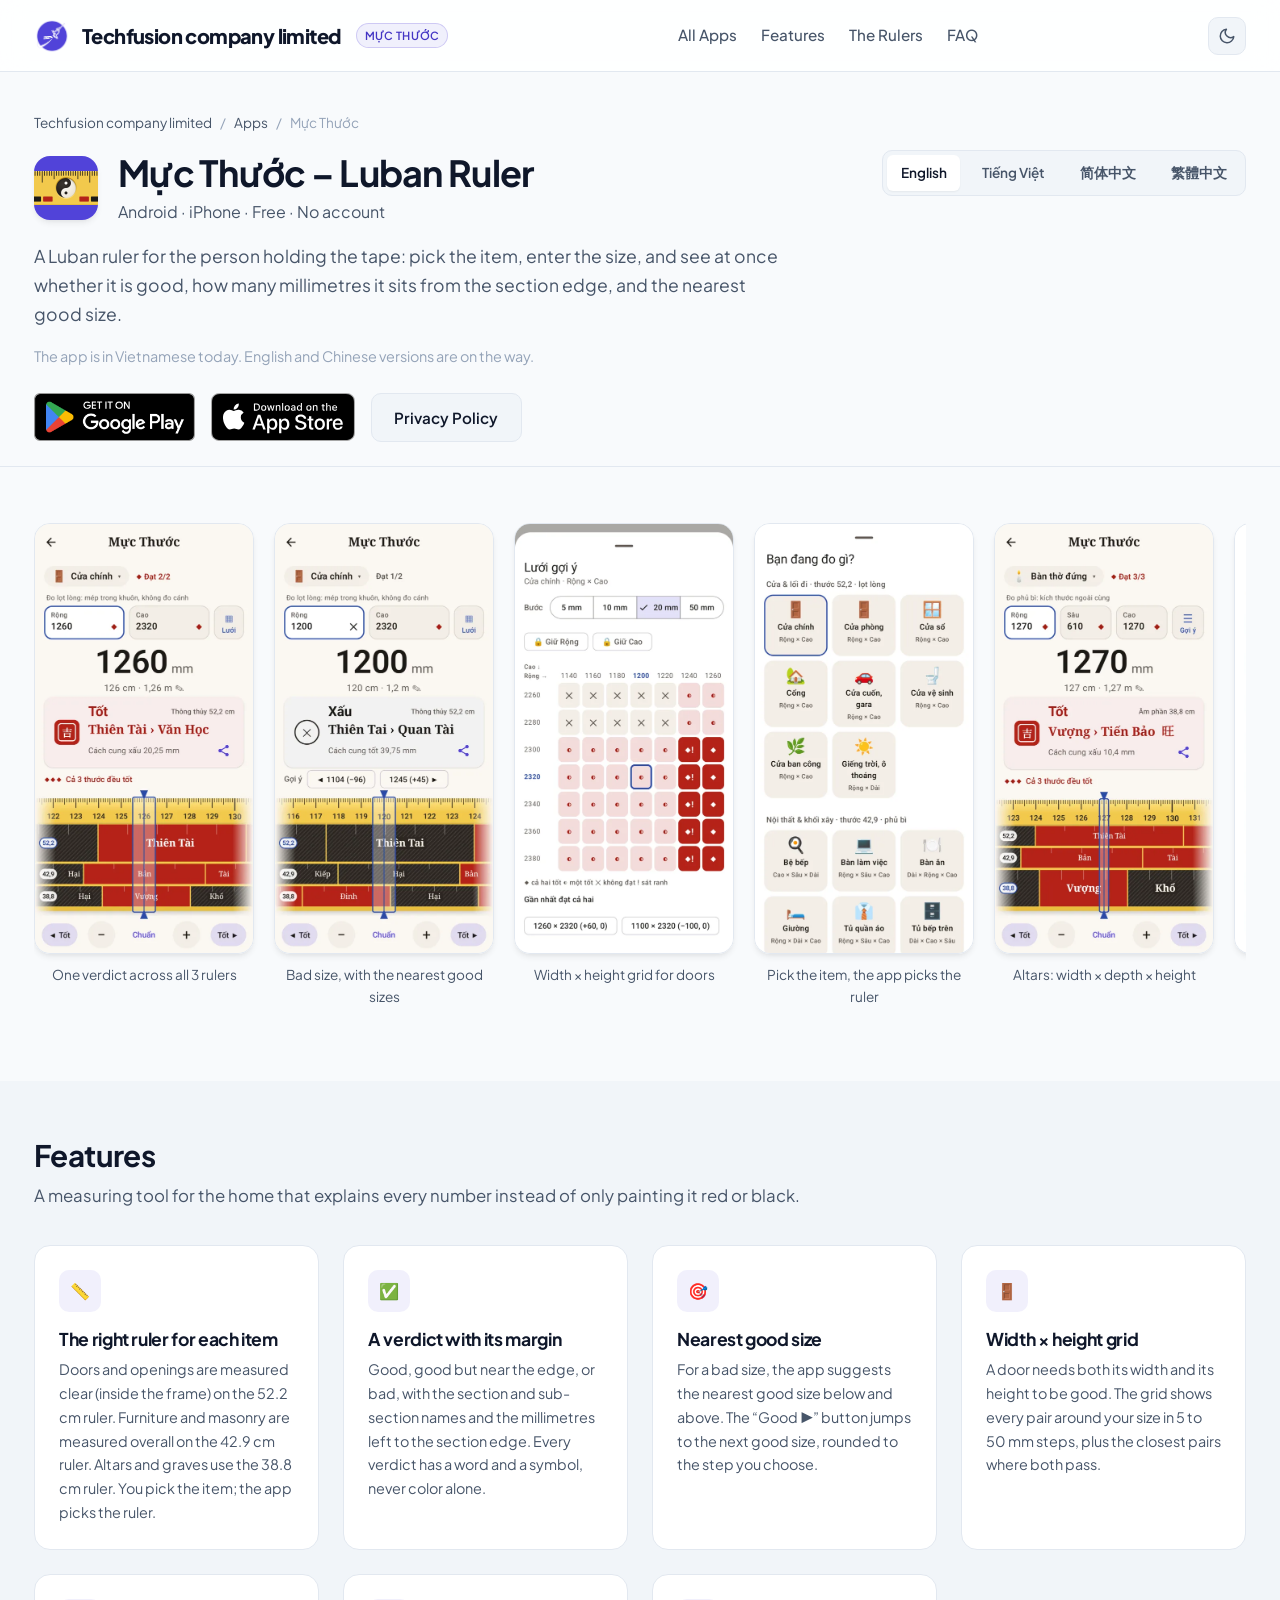
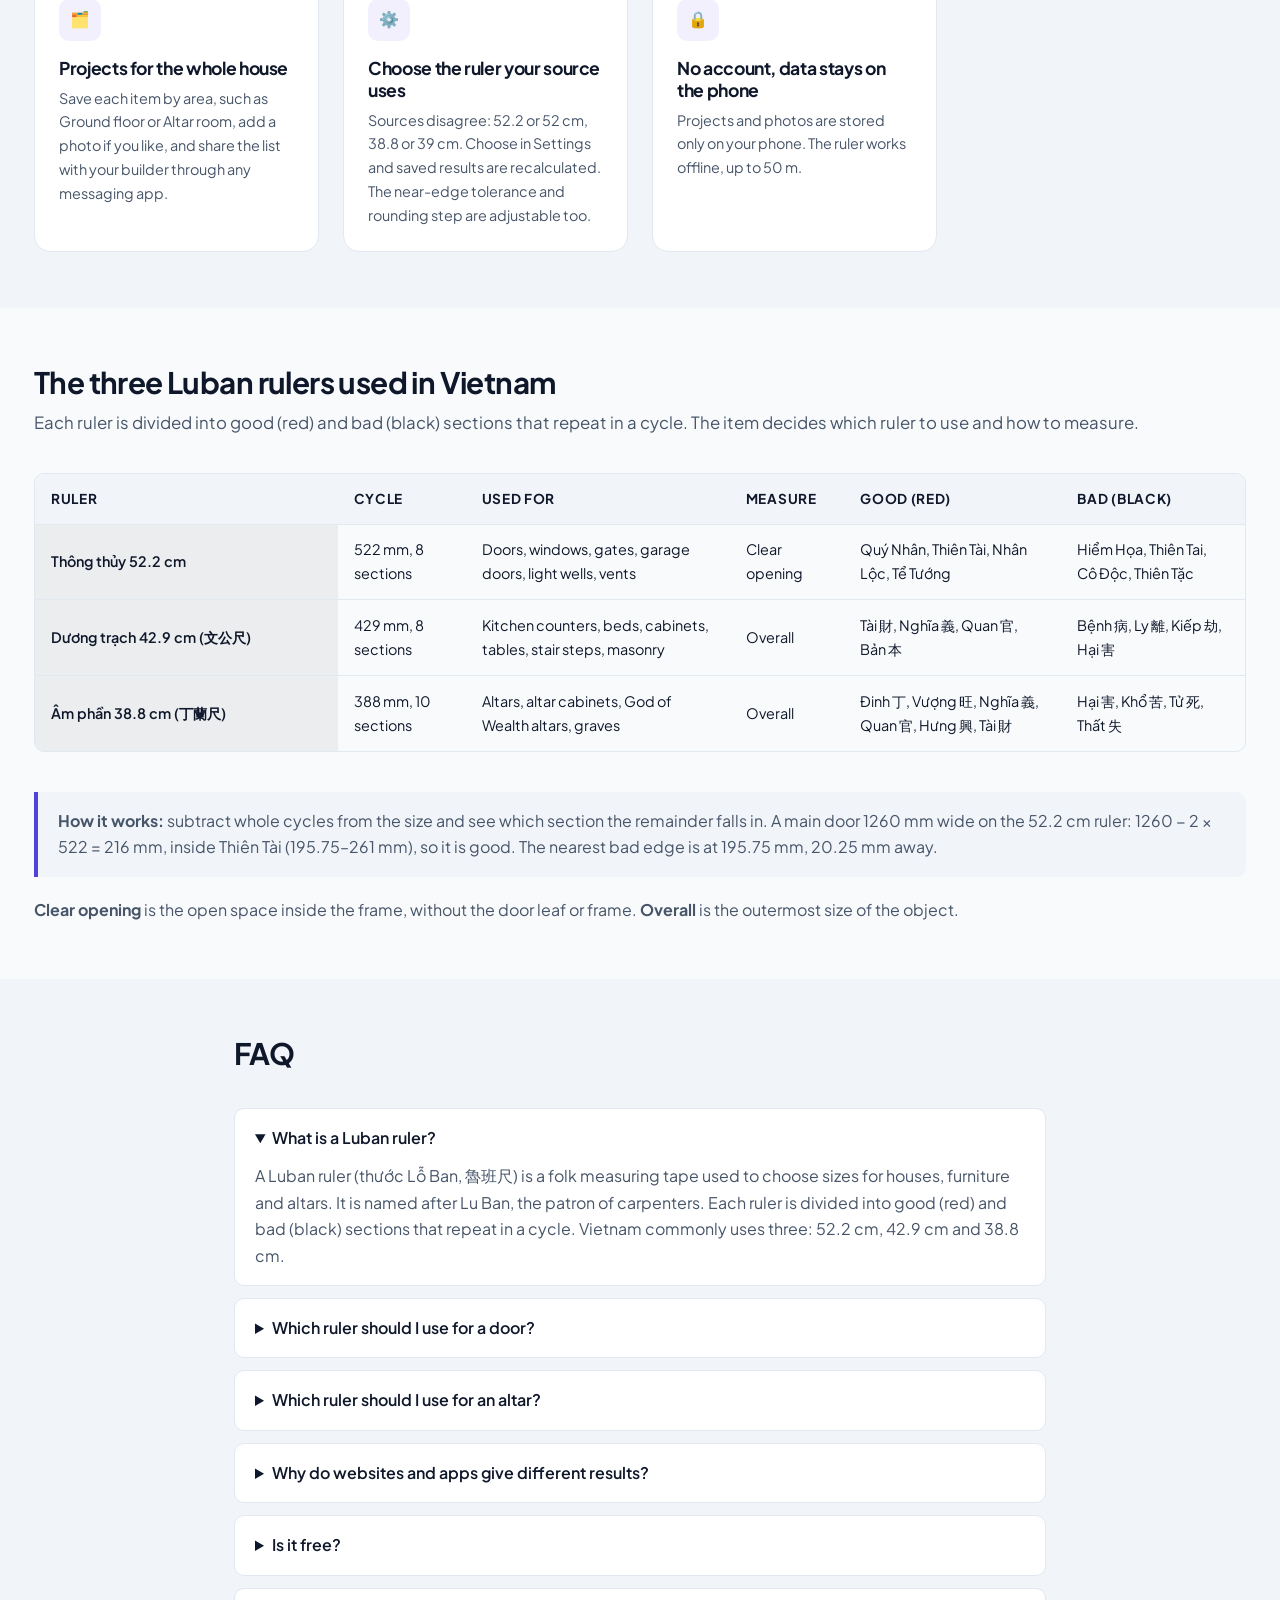
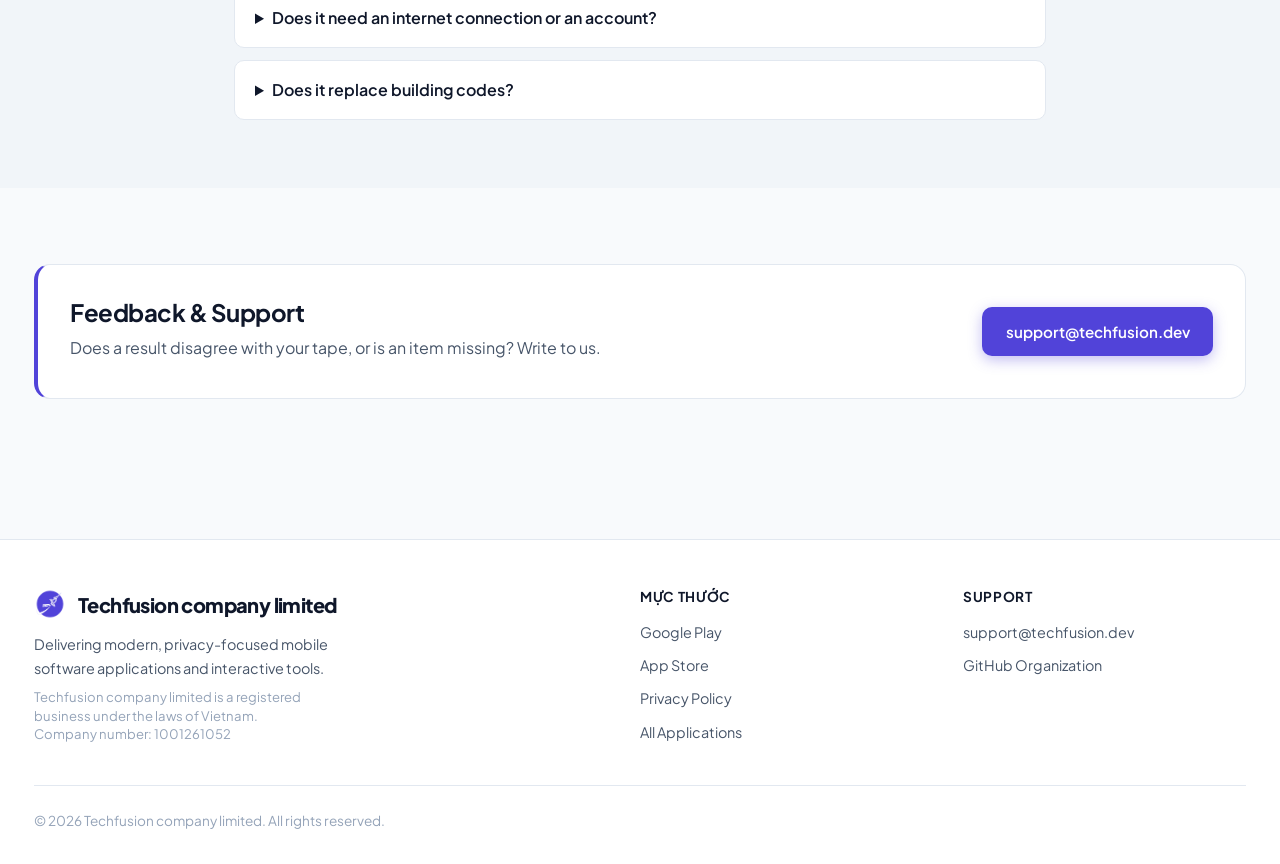
<file: muc-thuoc/en.html>
<!DOCTYPE html>
<html lang="en">
<head>
  <meta charset="UTF-8">
  <meta name="viewport" content="width=device-width, initial-scale=1.0">
  <title>Mực Thước – Luban Ruler (Feng Shui Ruler) for doors, furniture and altars</title>
  <meta name="description" content="Mực Thước is a Luban ruler app for Android and iPhone. Check doors on the 52.2 cm clear-opening ruler, furniture on the 42.9 cm ruler and altars on the 38.8 cm ruler. See good or bad, how many mm to the section edge, and the nearest good size.">
  <link rel="icon" type="image/png" sizes="48x48" href="../assets/muc-thuoc/favicon-48.png">
  <link rel="apple-touch-icon" href="../assets/muc-thuoc/apple-touch-icon.png">
  <link rel="canonical" href="https://tf.io.vn/muc-thuoc/en.html">
  <link rel="alternate" hreflang="vi" href="https://tf.io.vn/muc-thuoc/">
  <link rel="alternate" hreflang="en" href="https://tf.io.vn/muc-thuoc/en.html">
  <link rel="alternate" hreflang="zh-Hans" href="https://tf.io.vn/muc-thuoc/zh-hans.html">
  <link rel="alternate" hreflang="zh-Hant" href="https://tf.io.vn/muc-thuoc/zh-hant.html">
  <link rel="alternate" hreflang="x-default" href="https://tf.io.vn/muc-thuoc/">
  <meta property="og:type" content="website">
  <meta property="og:title" content="Mực Thước – Luban Ruler">
  <meta property="og:description" content="Pick the item, enter the size, and see at once whether it is good and the nearest good size. 52.2 · 42.9 · 38.8 cm rulers.">
  <meta property="og:image" content="https://tf.io.vn/assets/muc-thuoc/og.jpg">
  <meta name="twitter:card" content="summary_large_image">
  <meta property="og:url" content="https://tf.io.vn/muc-thuoc/en.html">

  <!-- Modern Google Fonts -->
  <link rel="preconnect" href="https://fonts.googleapis.com">
  <link rel="preconnect" href="https://fonts.gstatic.com" crossorigin>
  <link href="https://fonts.googleapis.com/css2?family=JetBrains+Mono:wght@400;500;600&family=Plus+Jakarta+Sans:wght@400;500;600;700;800&display=swap" rel="stylesheet">

  <!-- Stylesheet -->
  <link rel="stylesheet" href="../css/style.css">
  <script defer src="https://cloud.umami.is/script.js" data-website-id="c3396839-ce6c-4d3b-a5ff-ac7f6863ffff" data-domains="tf.io.vn"></script>

  <script type="application/ld+json">
  {
    "@context": "https://schema.org",
    "@type": "MobileApplication",
    "name": "Mực Thước – Luban Ruler",
    "alternateName": ["Mực Thước", "墨尺", "Luban ruler", "Feng shui ruler"],
    "inLanguage": "en",
    "operatingSystem": "Android, iOS",
    "applicationCategory": "UtilitiesApplication",
    "description": "A Luban (feng shui) ruler app: doors on the 52.2 cm clear-opening ruler, furniture on the 42.9 cm ruler and altars on the 38.8 cm ruler. Shows good, near the edge or bad with the distance to the section edge, suggests the nearest good size, checks width × height for doors, and saves sizes in projects grouped by room.",
    "url": "https://tf.io.vn/muc-thuoc/en.html",
    "image": "https://tf.io.vn/assets/muc-thuoc/icon.png",
    "downloadUrl": ["https://play.google.com/store/apps/details?id=dev.techfusion.luban", "https://apps.apple.com/vn/app/id6823257420"],
    "sameAs": ["https://play.google.com/store/apps/details?id=dev.techfusion.luban", "https://apps.apple.com/vn/app/id6823257420"],
    "screenshot": [
      "https://tf.io.vn/assets/muc-thuoc/ruler.webp",
      "https://tf.io.vn/assets/muc-thuoc/suggest.webp",
      "https://tf.io.vn/assets/muc-thuoc/grid.webp"
    ],
    "offers": { "@type": "Offer", "price": "0", "priceCurrency": "USD" },
    "publisher": { "@type": "Organization", "name": "Techfusion company limited", "url": "https://tf.io.vn/", "email": "support@techfusion.dev" }
  }
  </script>
  <script type="application/ld+json">
  {
    "@context": "https://schema.org",
    "@type": "FAQPage",
    "inLanguage": "en",
    "mainEntity": [
      {
        "@type": "Question",
        "name": "What is a Luban ruler?",
        "acceptedAnswer": {
          "@type": "Answer",
          "text": "A Luban ruler (thước Lỗ Ban, 魯班尺) is a folk measuring tape used to choose sizes for houses, furniture and altars. It is named after Lu Ban, the patron of carpenters. Each ruler is divided into good (red) and bad (black) sections that repeat in a cycle. Vietnam commonly uses three: 52.2 cm, 42.9 cm and 38.8 cm."
        }
      },
      {
        "@type": "Question",
        "name": "Which ruler should I use for a door?",
        "acceptedAnswer": {
          "@type": "Answer",
          "text": "The 52.2 cm thông thủy ruler, measured as a clear opening: the open space inside the door frame, without the leaf. Check both width and height. Mực Thước shows “2/2” when both are good, and the width × height grid finds pairs where both pass."
        }
      },
      {
        "@type": "Question",
        "name": "Which ruler should I use for an altar?",
        "acceptedAnswer": {
          "@type": "Answer",
          "text": "The 38.8 cm âm phần ruler (丁蘭尺, Đinh Lan), measured overall: the outermost size of the altar. Check width, depth and height."
        }
      },
      {
        "@type": "Question",
        "name": "Why do websites and apps give different results?",
        "acceptedAnswer": {
          "@type": "Answer",
          "text": "Because sources disagree: the clear-opening ruler is given as 52.2 or 52 cm, the altar ruler as 38.8 or 39 cm, and some use the 38.8 cm ruler for all furniture. Many common sizes also sit close to a section edge, so a few millimetres change the verdict. Mực Thước names the ruler behind every result, lets you choose the variant in Settings, and flags “near the edge” when a size is closer than your tolerance."
        }
      },
      {
        "@type": "Question",
        "name": "Is it free?",
        "acceptedAnswer": {
          "@type": "Answer",
          "text": "The app and the ruler are free, with 1 project. A one-time purchase on Google Play or the App Store unlocks unlimited projects and removes ads, or you can buy ad removal alone. The free version shows one small banner on the project list. It never covers the ruler or the verdict."
        }
      },
      {
        "@type": "Question",
        "name": "Does it need an internet connection or an account?",
        "acceptedAnswer": {
          "@type": "Answer",
          "text": "No account is needed. The ruler and projects work offline. The network is only used to load ads and for Google Play or App Store purchases."
        }
      },
      {
        "@type": "Question",
        "name": "Does it replace building codes?",
        "acceptedAnswer": {
          "@type": "Answer",
          "text": "No. The Luban ruler is a custom for reference. Door, stair and railing sizes must still follow building codes and engineering advice."
        }
      }
    ]
  }
  </script>
</head>
<body class="app-muc-thuoc">

  <!-- Site Navigation Header -->
  <header class="site-header">
    <div class="container header-inner">
      <a href="../index.html" class="brand" aria-label="Techfusion company limited Home">
        <img src="../assets/logo.png" class="brand-logo" alt="Techfusion company limited Logo" width="36" height="36">
        <span class="brand-text">Techfusion company limited</span>
        <span class="brand-badge">Mực Thước</span>
      </a>

      <nav aria-label="Main Navigation">
        <ul class="nav-links">
          <li><a href="../index.html#apps" class="nav-link">All Apps</a></li>
          <li><a href="#features" class="nav-link">Features</a></li>
          <li><a href="#rulers" class="nav-link">The Rulers</a></li>
          <li><a href="#faq" class="nav-link">FAQ</a></li>
        </ul>
      </nav>

      <div class="header-actions">
        <button id="theme-toggle" class="theme-toggle-btn" aria-label="Toggle Dark / Light Theme" title="Toggle Theme">
          <svg id="sun-icon" viewBox="0 0 24 24" fill="none" stroke="currentColor" stroke-width="2" stroke-linecap="round" stroke-linejoin="round">
            <circle cx="12" cy="12" r="5"></circle>
            <line x1="12" y1="1" x2="12" y2="3"></line>
            <line x1="12" y1="21" x2="12" y2="23"></line>
            <line x1="4.22" y1="4.22" x2="5.64" y2="5.64"></line>
            <line x1="18.36" y1="18.36" x2="19.78" y2="19.78"></line>
            <line x1="1" y1="12" x2="3" y2="12"></line>
            <line x1="21" y1="12" x2="23" y2="12"></line>
            <line x1="4.22" y1="19.78" x2="5.64" y2="18.36"></line>
            <line x1="18.36" y1="5.64" x2="19.78" y2="4.22"></line>
          </svg>
          <svg id="moon-icon" style="display:none;" viewBox="0 0 24 24" fill="none" stroke="currentColor" stroke-width="2" stroke-linecap="round" stroke-linejoin="round">
            <path d="M21 12.79A9 9 0 1 1 11.21 3 7 7 0 0 0 21 12.79z"></path>
          </svg>
        </button>
      </div>
    </div>
  </header>

  <!-- Main Content Area -->
  <main class="main-content">

    <!-- App Header Bar -->
    <section class="policy-header">
      <div class="container">

        <nav class="breadcrumb" aria-label="Breadcrumb">
          <a href="../index.html">Techfusion company limited</a>
          <span>/</span>
          <a href="../index.html#apps">Apps</a>
          <span>/</span>
          <span>Mực Thước</span>
        </nav>

        <div class="policy-title-container">
          <div style="display: flex; align-items: center; gap: 1.25rem; flex-wrap: wrap;">
            <div class="app-icon" style="box-shadow: var(--shadow-md);"><img src="../assets/muc-thuoc/icon.png" alt="Mực Thước app icon" width="64" height="64"></div>
            <div>
              <h1 class="policy-title">Mực Thước – Luban Ruler</h1>
              <p style="margin-top: 0.25rem; font-size: 1rem;">Android · iPhone · Free · No account</p>
            </div>
          </div>

          <nav class="language-switch-bar" aria-label="Language Selector">
            <a class="lang-btn active" href="en.html" hreflang="en" aria-current="page">English</a>
            <a class="lang-btn" href="./" hreflang="vi">Tiếng Việt</a>
            <a class="lang-btn" href="zh-hans.html" hreflang="zh-Hans">简体中文</a>
            <a class="lang-btn" href="zh-hant.html" hreflang="zh-Hant">繁體中文</a>
          </nav>
        </div>

        <p style="font-size: 1.1rem; max-width: 760px; margin-bottom: 1rem;">
          A Luban ruler for the person holding the tape: pick the item, enter the size, and see at once whether it is good, how many millimetres it sits from the section edge, and the nearest good size.
        </p>
        <p style="font-size: 0.9rem; color: var(--text-muted); max-width: 760px; margin-bottom: 1.5rem;">
          The app is in Vietnamese today. English and Chinese versions are on the way.
        </p>

        <div class="hero-actions" style="justify-content: flex-start;">
          <a href="https://play.google.com/store/apps/details?id=dev.techfusion.luban" data-umami-event="google-play" class="store-badge" rel="noopener"><img src="../assets/badges/google-play-en.png" alt="Get it on Google Play" width="161" height="48"></a>
          <a href="https://apps.apple.com/vn/app/id6823257420" data-umami-event="app-store" class="store-badge" rel="noopener"><img src="../assets/badges/app-store-en.svg" alt="Download on the App Store" width="144" height="48"></a>
          <a href="../privacy/muc-thuoc.html" class="btn btn-secondary">Privacy Policy</a>
        </div>
      </div>
    </section>

    <!-- Screenshots -->
    <section class="section" aria-label="Screenshots">
      <div class="container">
        <div class="screens">
          <figure>
            <img src="../assets/muc-thuoc/ruler.webp" width="540" height="1063" alt="Main door 1260 mm wide: good, Thiên Tài section on the 52.2 cm ruler, good on all 3 rulers">
            <figcaption>One verdict across all 3 rulers</figcaption>
          </figure>
          <figure>
            <img src="../assets/muc-thuoc/suggest.webp" width="540" height="1063" loading="lazy" alt="Main door 1200 mm wide: bad, Thiên Tai section, suggests 1104 mm or 1245 mm">
            <figcaption>Bad size, with the nearest good sizes</figcaption>
          </figure>
          <figure>
            <img src="../assets/muc-thuoc/grid.webp" width="540" height="1063" loading="lazy" alt="Width × height suggestion grid for a main door, 20 mm steps">
            <figcaption>Width × height grid for doors</figcaption>
          </figure>
          <figure>
            <img src="../assets/muc-thuoc/presets.webp" width="540" height="1063" loading="lazy" alt="Item picker: doors, gate, light well, kitchen counter, bed, wardrobe">
            <figcaption>Pick the item, the app picks the ruler</figcaption>
          </figure>
          <figure>
            <img src="../assets/muc-thuoc/altar.webp" width="540" height="1063" loading="lazy" alt="Standing altar 1270 mm wide: good, Vượng section on the 38.8 cm ruler, 3 of 3 sizes good">
            <figcaption>Altars: width × depth × height</figcaption>
          </figure>
          <figure>
            <img src="../assets/muc-thuoc/items.webp" width="540" height="1063" loading="lazy" alt="A project's saved items, grouped by room">
            <figcaption>Save sizes in projects</figcaption>
          </figure>
        </div>
      </div>
    </section>

    <!-- Features -->
    <section id="features" class="section" style="background-color: var(--bg-surface);">
      <div class="container">
        <div class="section-header">
          <h2 class="section-title">Features</h2>
          <p class="section-desc">A measuring tool for the home that explains every number instead of only painting it red or black.</p>
        </div>

        <div class="features-grid">
          <div class="feature-box">
            <div class="feature-box-icon">📏</div>
            <h3 class="feature-box-title">The right ruler for each item</h3>
            <p class="feature-box-desc">Doors and openings are measured clear (inside the frame) on the 52.2 cm ruler. Furniture and masonry are measured overall on the 42.9 cm ruler. Altars and graves use the 38.8 cm ruler. You pick the item; the app picks the ruler.</p>
          </div>
          <div class="feature-box">
            <div class="feature-box-icon">✅</div>
            <h3 class="feature-box-title">A verdict with its margin</h3>
            <p class="feature-box-desc">Good, good but near the edge, or bad, with the section and sub-section names and the millimetres left to the section edge. Every verdict has a word and a symbol, never color alone.</p>
          </div>
          <div class="feature-box">
            <div class="feature-box-icon">🎯</div>
            <h3 class="feature-box-title">Nearest good size</h3>
            <p class="feature-box-desc">For a bad size, the app suggests the nearest good size below and above. The “Good ▶” button jumps to the next good size, rounded to the step you choose.</p>
          </div>
          <div class="feature-box">
            <div class="feature-box-icon">🚪</div>
            <h3 class="feature-box-title">Width × height grid</h3>
            <p class="feature-box-desc">A door needs both its width and its height to be good. The grid shows every pair around your size in 5 to 50 mm steps, plus the closest pairs where both pass.</p>
          </div>
          <div class="feature-box">
            <div class="feature-box-icon">🗂️</div>
            <h3 class="feature-box-title">Projects for the whole house</h3>
            <p class="feature-box-desc">Save each item by area, such as Ground floor or Altar room, add a photo if you like, and share the list with your builder through any messaging app.</p>
          </div>
          <div class="feature-box">
            <div class="feature-box-icon">⚙️</div>
            <h3 class="feature-box-title">Choose the ruler your source uses</h3>
            <p class="feature-box-desc">Sources disagree: 52.2 or 52 cm, 38.8 or 39 cm. Choose in Settings and saved results are recalculated. The near-edge tolerance and rounding step are adjustable too.</p>
          </div>
          <div class="feature-box">
            <div class="feature-box-icon">🔒</div>
            <h3 class="feature-box-title">No account, data stays on the phone</h3>
            <p class="feature-box-desc">Projects and photos are stored only on your phone. The ruler works offline, up to 50 m.</p>
          </div>
        </div>
      </div>
    </section>

    <!-- The three rulers -->
    <section id="rulers" class="section">
      <div class="container">
        <div class="section-header">
          <h2 class="section-title">The three Luban rulers used in Vietnam</h2>
          <p class="section-desc">Each ruler is divided into good (red) and bad (black) sections that repeat in a cycle. The item decides which ruler to use and how to measure.</p>
        </div>

        <div class="summary-table-container">
          <table class="summary-table">
            <thead>
              <tr>
                <th>Ruler</th>
                <th>Cycle</th>
                <th>Used for</th>
                <th>Measure</th>
                <th>Good (red)</th>
                <th>Bad (black)</th>
              </tr>
            </thead>
            <tbody>
              <tr>
                <td>Thông thủy 52.2 cm</td>
                <td>522 mm, 8 sections</td>
                <td>Doors, windows, gates, garage doors, light wells, vents</td>
                <td>Clear opening</td>
                <td>Quý Nhân, Thiên Tài, Nhân Lộc, Tể Tướng</td>
                <td>Hiểm Họa, Thiên Tai, Cô Độc, Thiên Tặc</td>
              </tr>
              <tr>
                <td>Dương trạch 42.9 cm (文公尺)</td>
                <td>429 mm, 8 sections</td>
                <td>Kitchen counters, beds, cabinets, tables, stair steps, masonry</td>
                <td>Overall</td>
                <td>Tài 財, Nghĩa 義, Quan 官, Bản 本</td>
                <td>Bệnh 病, Ly 離, Kiếp 劫, Hại 害</td>
              </tr>
              <tr>
                <td>Âm phần 38.8 cm (丁蘭尺)</td>
                <td>388 mm, 10 sections</td>
                <td>Altars, altar cabinets, God of Wealth altars, graves</td>
                <td>Overall</td>
                <td>Đinh 丁, Vượng 旺, Nghĩa 義, Quan 官, Hưng 興, Tài 財</td>
                <td>Hại 害, Khổ 苦, Tử 死, Thất 失</td>
              </tr>
            </tbody>
          </table>
        </div>

        <div class="highlight-box">
          <p><strong>How it works:</strong> subtract whole cycles from the size and see which section the remainder falls in. A main door 1260 mm wide on the 52.2 cm ruler: 1260 − 2 × 522 = 216 mm, inside Thiên Tài (195.75–261 mm), so it is good. The nearest bad edge is at 195.75 mm, 20.25 mm away.</p>
        </div>
        <p><strong>Clear opening</strong> is the open space inside the frame, without the door leaf or frame. <strong>Overall</strong> is the outermost size of the object.</p>
      </div>
    </section>

    <!-- FAQ -->
    <section id="faq" class="section" style="background-color: var(--bg-surface);">
      <div class="container faq" style="max-width: 860px;">
        <div class="section-header">
          <h2 class="section-title">FAQ</h2>
        </div>

        <details open>
          <summary>What is a Luban ruler?</summary>
          <p>A Luban ruler (thước Lỗ Ban, 魯班尺) is a folk measuring tape used to choose sizes for houses, furniture and altars. It is named after Lu Ban, the patron of carpenters. Each ruler is divided into good (red) and bad (black) sections that repeat in a cycle. Vietnam commonly uses three: 52.2 cm, 42.9 cm and 38.8 cm.</p>
        </details>
        <details>
          <summary>Which ruler should I use for a door?</summary>
          <p>The 52.2 cm thông thủy ruler, measured as a clear opening: the open space inside the door frame, without the leaf. Check both width and height. Mực Thước shows “2/2” when both are good, and the width × height grid finds pairs where both pass.</p>
        </details>
        <details>
          <summary>Which ruler should I use for an altar?</summary>
          <p>The 38.8 cm âm phần ruler (丁蘭尺, Đinh Lan), measured overall: the outermost size of the altar. Check width, depth and height.</p>
        </details>
        <details>
          <summary>Why do websites and apps give different results?</summary>
          <p>Because sources disagree: the clear-opening ruler is given as 52.2 or 52 cm, the altar ruler as 38.8 or 39 cm, and some use the 38.8 cm ruler for all furniture. Many common sizes also sit close to a section edge, so a few millimetres change the verdict. Mực Thước names the ruler behind every result, lets you choose the variant in Settings, and flags “near the edge” when a size is closer than your tolerance.</p>
        </details>
        <details>
          <summary>Is it free?</summary>
          <p>The app and the ruler are free, with 1 project. A one-time purchase on Google Play or the App Store unlocks unlimited projects and removes ads, or you can buy ad removal alone. The free version shows one small banner on the project list. It never covers the ruler or the verdict.</p>
        </details>
        <details>
          <summary>Does it need an internet connection or an account?</summary>
          <p>No account is needed. The ruler and projects work offline. The network is only used to load ads and for Google Play or App Store purchases.</p>
        </details>
        <details>
          <summary>Does it replace building codes?</summary>
          <p>No. The Luban ruler is a custom for reference. Door, stair and railing sizes must still follow building codes and engineering advice.</p>
        </details>
      </div>
    </section>

    <!-- Support & Contact Section -->
    <section id="contact" class="section">
      <div class="container">
        <div class="highlight-box" style="background-color: var(--bg-secondary); border: 1px solid var(--border-subtle); border-left: 4px solid var(--accent-primary); border-radius: var(--radius-lg); padding: 2rem; display: flex; justify-content: space-between; align-items: center; flex-wrap: wrap; gap: 1.5rem;">
          <div>
            <h2 style="font-size: 1.5rem; margin-bottom: 0.5rem;">Feedback &amp; Support</h2>
            <p style="margin-bottom: 0.25rem;">Does a result disagree with your tape, or is an item missing? Write to us.</p>
          </div>
          <div>
            <a href="mailto:support@techfusion.dev" class="btn btn-primary">support@techfusion.dev</a>
          </div>
        </div>
      </div>
    </section>

  </main>

  <!-- Global Footer -->
  <footer class="site-footer">
    <div class="container">
      <div class="footer-inner">
        <div class="footer-brand">
          <div class="brand" style="margin-bottom: 0.75rem;">
            <img src="../assets/logo.png" class="brand-logo" alt="Techfusion company limited Logo" width="32" height="32">
            <span class="brand-text">Techfusion company limited</span>
          </div>
          <p>Delivering modern, privacy-focused mobile software applications and interactive tools.</p>
          <p style="font-size: 0.82rem; color: var(--text-muted); margin-top: 0.5rem; line-height: 1.4;">
            Techfusion company limited is a registered business under the laws of Vietnam.<br>Company number: 1001261052
          </p>
        </div>

        <div>
          <h4 class="footer-heading">Mực Thước</h4>
          <ul class="footer-links">
            <li><a href="https://play.google.com/store/apps/details?id=dev.techfusion.luban" data-umami-event="google-play" rel="noopener">Google Play</a></li>
            <li><a href="https://apps.apple.com/vn/app/id6823257420" data-umami-event="app-store" rel="noopener">App Store</a></li>
            <li><a href="../privacy/muc-thuoc.html">Privacy Policy</a></li>
            <li><a href="../index.html#apps">All Applications</a></li>
          </ul>
        </div>

        <div>
          <h4 class="footer-heading">Support</h4>
          <ul class="footer-links">
            <li><a href="mailto:support@techfusion.dev">support@techfusion.dev</a></li>
            <li><a href="https://github.com/techfusionltd" target="_blank" rel="noopener">GitHub Organization</a></li>
          </ul>
        </div>
      </div>

      <div class="footer-bottom">
        <div>&copy; 2026 Techfusion company limited. All rights reserved.</div>
      </div>
    </div>
  </footer>

  <script src="../js/main.js"></script>
</body>
</html>
</file>
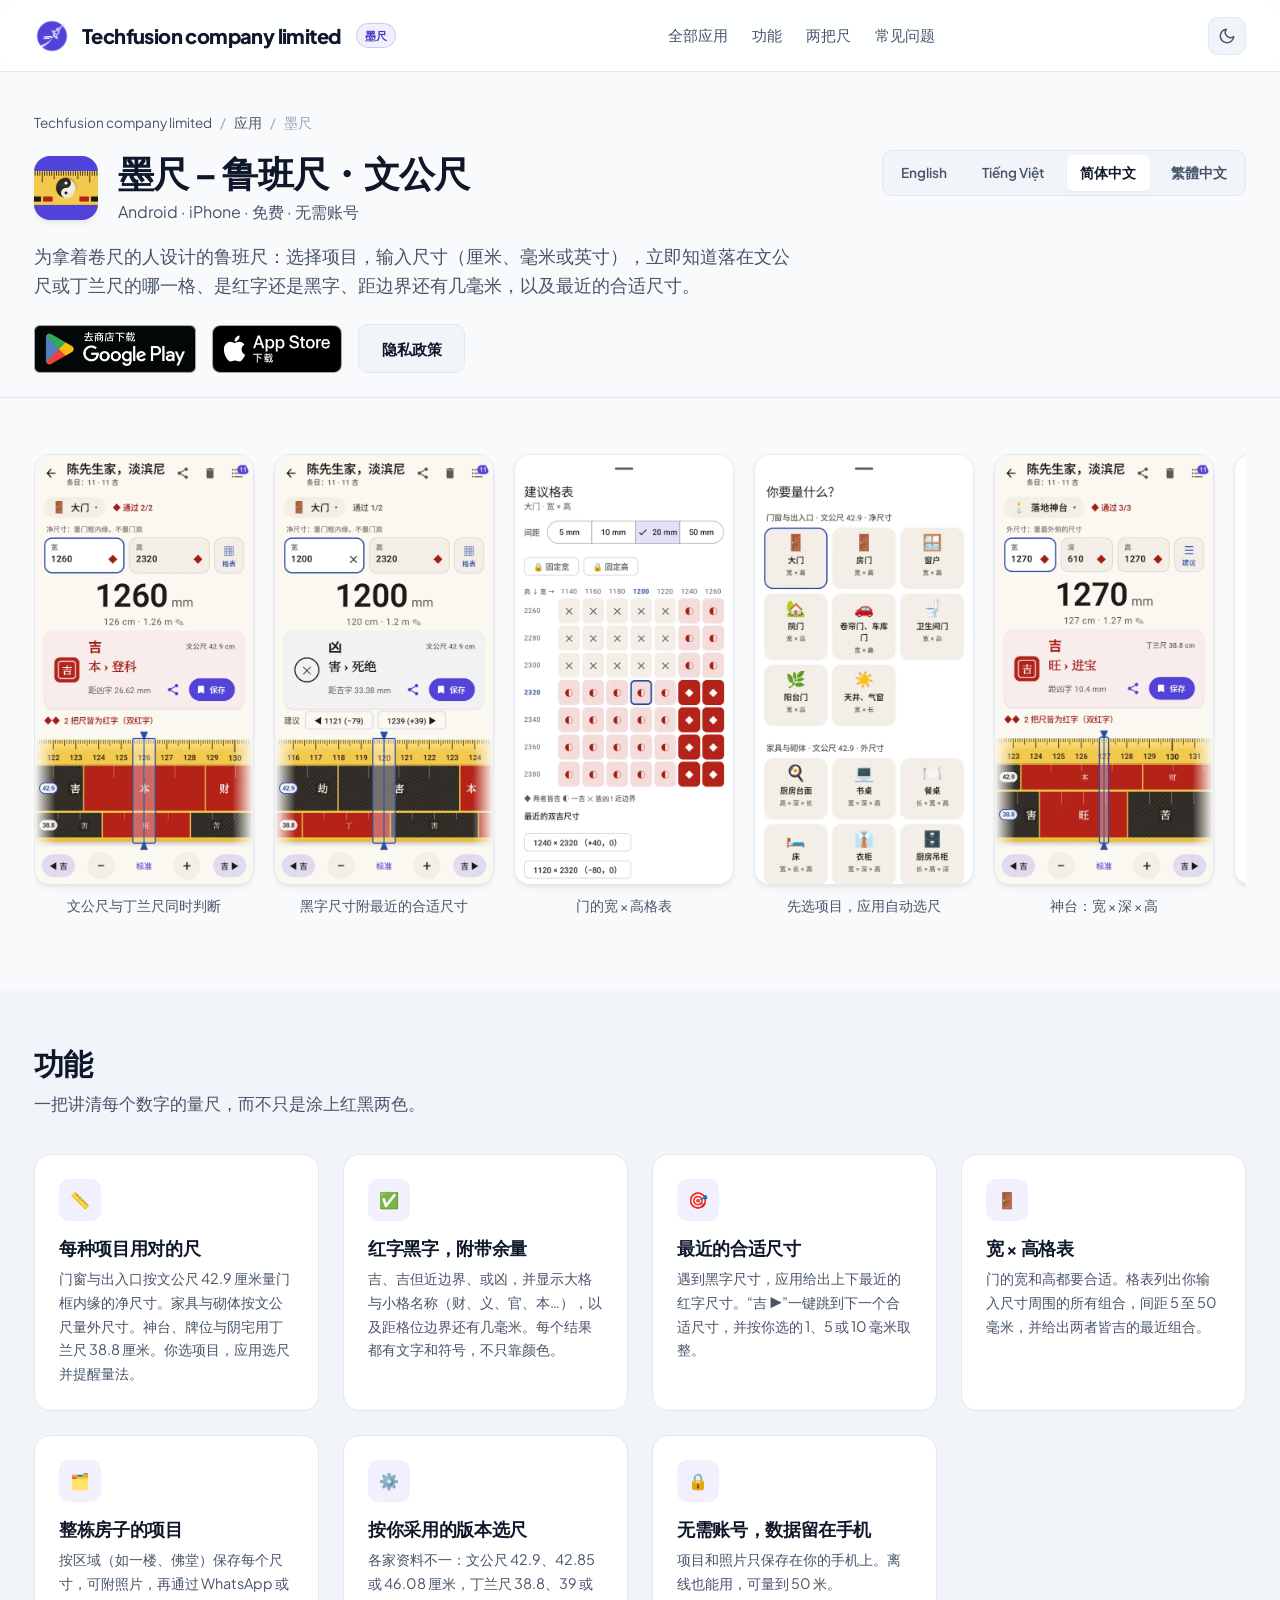
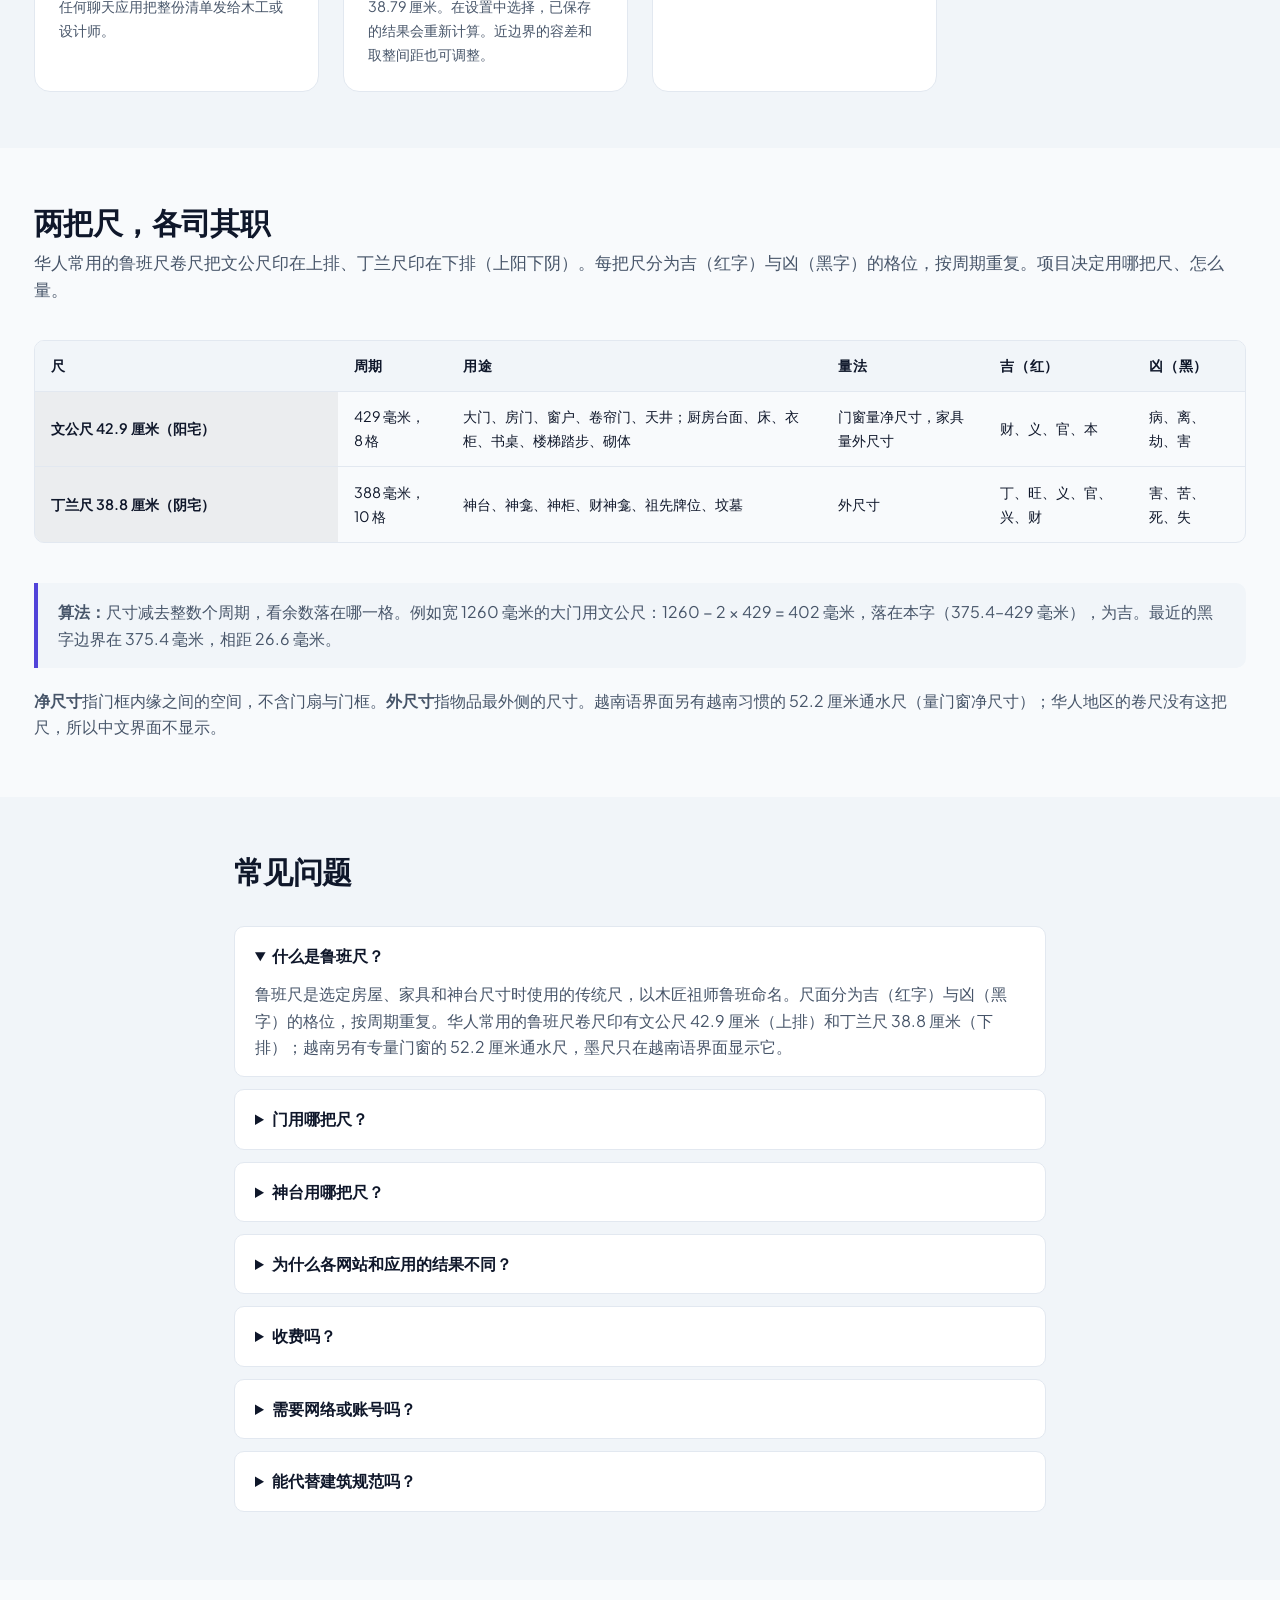
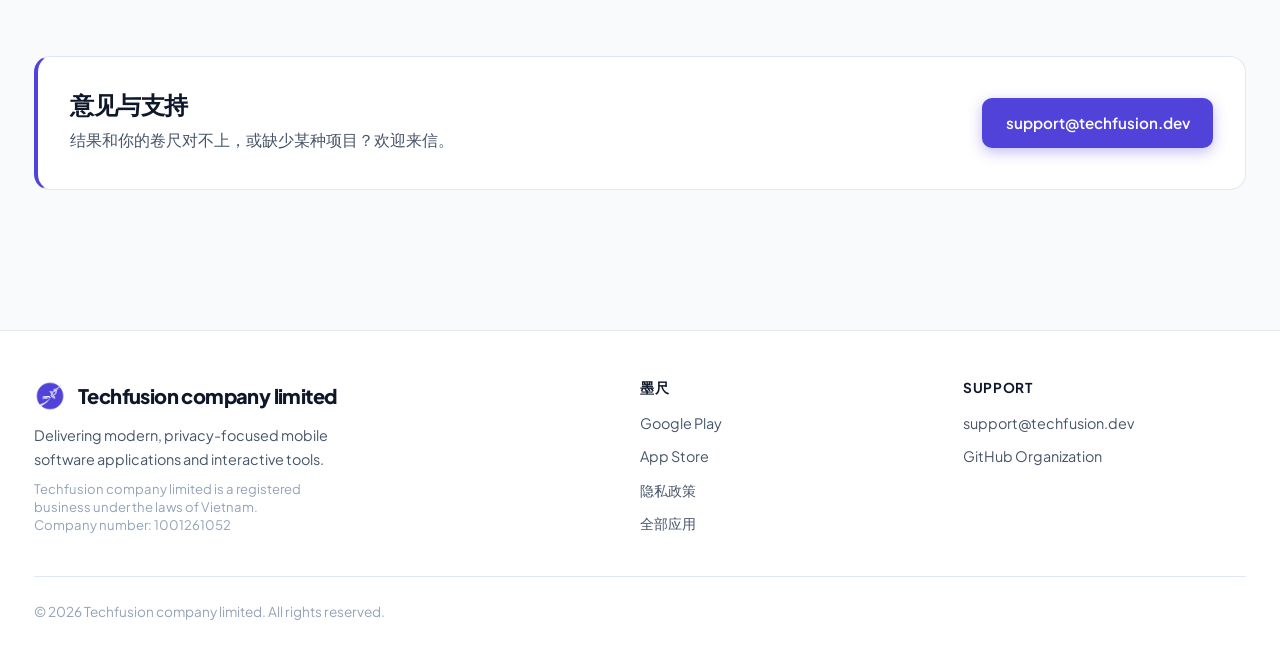
<file: muc-thuoc/zh-hans.html>
<!DOCTYPE html>
<html lang="zh-Hans">
<head>
  <meta charset="UTF-8">
  <meta name="viewport" content="width=device-width, initial-scale=1.0">
  <title>墨尺 Mực Thước – 鲁班尺・文公尺：门窗、家具、神台尺寸查询</title>
  <meta name="description" content="墨尺（Mực Thước）是安卓与 iPhone 鲁班尺应用：门窗、家具按文公尺 42.9 厘米，神台与牌位按丁兰尺 38.8 厘米。显示红字或黑字、距格位边界还有几毫米，并建议最近的合适尺寸；可用厘米、毫米或英寸输入。">
  <link rel="icon" type="image/png" sizes="48x48" href="../assets/muc-thuoc/favicon-48.png">
  <link rel="apple-touch-icon" href="../assets/muc-thuoc/apple-touch-icon.png">
  <link rel="canonical" href="https://tf.io.vn/muc-thuoc/zh-hans.html">
  <link rel="alternate" hreflang="vi" href="https://tf.io.vn/muc-thuoc/">
  <link rel="alternate" hreflang="en" href="https://tf.io.vn/muc-thuoc/en.html">
  <link rel="alternate" hreflang="zh-Hans" href="https://tf.io.vn/muc-thuoc/zh-hans.html">
  <link rel="alternate" hreflang="zh-Hant" href="https://tf.io.vn/muc-thuoc/zh-hant.html">
  <link rel="alternate" hreflang="x-default" href="https://tf.io.vn/muc-thuoc/">
  <meta property="og:type" content="website">
  <meta property="og:title" content="墨尺 – 鲁班尺・文公尺">
  <meta property="og:description" content="选择项目，输入尺寸，立即知道落在文公尺与丁兰尺的哪一格，以及最近的合适尺寸。支持厘米、毫米和英寸输入。">
  <meta property="og:image" content="https://tf.io.vn/assets/muc-thuoc/og.jpg">
  <meta name="twitter:card" content="summary_large_image">
  <meta property="og:url" content="https://tf.io.vn/muc-thuoc/zh-hans.html">

  <!-- Modern Google Fonts -->
  <link rel="preconnect" href="https://fonts.googleapis.com">
  <link rel="preconnect" href="https://fonts.gstatic.com" crossorigin>
  <link href="https://fonts.googleapis.com/css2?family=JetBrains+Mono:wght@400;500;600&family=Plus+Jakarta+Sans:wght@400;500;600;700;800&display=swap" rel="stylesheet">

  <!-- Stylesheet -->
  <link rel="stylesheet" href="../css/style.css">
  <script defer src="https://cloud.umami.is/script.js" data-website-id="c3396839-ce6c-4d3b-a5ff-ac7f6863ffff" data-domains="tf.io.vn"></script>

  <script type="application/ld+json">
  {
    "@context": "https://schema.org",
    "@type": "MobileApplication",
    "name": "墨尺 – 鲁班尺・文公尺",
    "alternateName": ["墨尺", "Mực Thước", "鲁班尺", "文公尺", "丁兰尺"],
    "inLanguage": "zh-Hans",
    "operatingSystem": "Android, iOS",
    "applicationCategory": "UtilitiesApplication",
    "description": "鲁班尺应用：门窗按文公尺 42.9 厘米量门框内缘的净尺寸，家具与砌体按文公尺量外尺寸，神台与牌位按丁兰尺 38.8 厘米。显示吉、近边界或凶，以及距格位边界的毫米数；建议最近的合适尺寸，检查门的宽 × 高，并按区域保存项目。可用厘米、毫米或英寸输入。",
    "url": "https://tf.io.vn/muc-thuoc/zh-hans.html",
    "image": "https://tf.io.vn/assets/muc-thuoc/icon.png",
    "downloadUrl": ["https://play.google.com/store/apps/details?id=dev.techfusion.luban", "https://apps.apple.com/vn/app/id6823257420"],
    "sameAs": ["https://play.google.com/store/apps/details?id=dev.techfusion.luban", "https://apps.apple.com/vn/app/id6823257420"],
    "screenshot": [
      "https://tf.io.vn/assets/muc-thuoc/zh-hans/ruler.webp",
      "https://tf.io.vn/assets/muc-thuoc/zh-hans/suggest.webp",
      "https://tf.io.vn/assets/muc-thuoc/zh-hans/grid.webp"
    ],
    "offers": { "@type": "Offer", "price": "0", "priceCurrency": "USD" },
    "publisher": { "@type": "Organization", "name": "Techfusion company limited", "url": "https://tf.io.vn/", "email": "support@techfusion.dev" }
  }
  </script>
  <script type="application/ld+json">
  {
    "@context": "https://schema.org",
    "@type": "FAQPage",
    "inLanguage": "zh-Hans",
    "mainEntity": [
      {
        "@type": "Question",
        "name": "什么是鲁班尺？",
        "acceptedAnswer": {
          "@type": "Answer",
          "text": "鲁班尺是选定房屋、家具和神台尺寸时使用的传统尺，以木匠祖师鲁班命名。尺面分为吉（红字）与凶（黑字）的格位，按周期重复。华人常用的鲁班尺卷尺印有文公尺 42.9 厘米（上排）和丁兰尺 38.8 厘米（下排）；越南另有专量门窗的 52.2 厘米通水尺，墨尺只在越南语界面显示它。"
        }
      },
      {
        "@type": "Question",
        "name": "门用哪把尺？",
        "acceptedAnswer": {
          "@type": "Answer",
          "text": "文公尺。量门框内缘的净尺寸，不含门扇，宽和高都要检查，墨尺在两者皆吉时显示“通过 2/2”，宽 × 高格表列出附近所有组合。越南语界面则按越南习惯用 52.2 厘米通水尺量门。"
        }
      },
      {
        "@type": "Question",
        "name": "神台用哪把尺？",
        "acceptedAnswer": {
          "@type": "Answer",
          "text": "墨尺按华人惯例：家具、柜子、台面用文公尺量外尺寸；神台、神龛、祖先牌位与坟墓用丁兰尺 38.8 厘米量外尺寸，宽、深、高一次检查。也有人神台用文公尺，在项目列表的“自由”组里可以直接指定用哪把尺对照。"
        }
      },
      {
        "@type": "Question",
        "name": "为什么各网站和应用的结果不同？",
        "acceptedAnswer": {
          "@type": "Answer",
          "text": "因为各家资料不一：文公尺有 42.9、42.85（1.4142 台尺）与古制 46.08 厘米，丁兰尺有 38.8、39 与 38.79（1.28 台尺）厘米，也有人家具一律用丁兰尺。不少常见尺寸又刚好接近格位边界，差几毫米结论就变。墨尺为每个结果注明所用的尺，可在设置中选择版本，尺寸距边界小于容差时会标出“近边界”。"
        }
      },
      {
        "@type": "Question",
        "name": "收费吗？",
        "acceptedAnswer": {
          "@type": "Answer",
          "text": "应用和量尺免费，含 1 个项目。在 Google Play 或 App Store 一次性购买可解锁无限项目并移除广告，也可以只购买移除广告。免费版在项目列表有一条小横幅广告，不会遮住量尺或结论。"
        }
      },
      {
        "@type": "Question",
        "name": "需要网络或账号吗？",
        "acceptedAnswer": {
          "@type": "Answer",
          "text": "不需要账号。量尺和项目离线可用。网络只用于加载广告和 Google Play 或 App Store 购买。"
        }
      },
      {
        "@type": "Question",
        "name": "能代替建筑规范吗？",
        "acceptedAnswer": {
          "@type": "Answer",
          "text": "不能。鲁班尺是供参考的民俗。门、楼梯、栏杆的尺寸仍须符合建筑规范和专业意见。"
        }
      }
    ]
  }
  </script>
</head>
<body class="app-muc-thuoc">

  <!-- Site Navigation Header -->
  <header class="site-header">
    <div class="container header-inner">
      <a href="../index.html" class="brand" aria-label="Techfusion company limited Home">
        <img src="../assets/logo.png" class="brand-logo" alt="Techfusion company limited Logo" width="36" height="36">
        <span class="brand-text">Techfusion company limited</span>
        <span class="brand-badge">墨尺</span>
      </a>

      <nav aria-label="Main Navigation">
        <ul class="nav-links">
          <li><a href="../index.html#apps" class="nav-link">全部应用</a></li>
          <li><a href="#features" class="nav-link">功能</a></li>
          <li><a href="#rulers" class="nav-link">两把尺</a></li>
          <li><a href="#faq" class="nav-link">常见问题</a></li>
        </ul>
      </nav>

      <div class="header-actions">
        <button id="theme-toggle" class="theme-toggle-btn" aria-label="Toggle Dark / Light Theme" title="Toggle Theme">
          <svg id="sun-icon" viewBox="0 0 24 24" fill="none" stroke="currentColor" stroke-width="2" stroke-linecap="round" stroke-linejoin="round">
            <circle cx="12" cy="12" r="5"></circle>
            <line x1="12" y1="1" x2="12" y2="3"></line>
            <line x1="12" y1="21" x2="12" y2="23"></line>
            <line x1="4.22" y1="4.22" x2="5.64" y2="5.64"></line>
            <line x1="18.36" y1="18.36" x2="19.78" y2="19.78"></line>
            <line x1="1" y1="12" x2="3" y2="12"></line>
            <line x1="21" y1="12" x2="23" y2="12"></line>
            <line x1="4.22" y1="19.78" x2="5.64" y2="18.36"></line>
            <line x1="18.36" y1="5.64" x2="19.78" y2="4.22"></line>
          </svg>
          <svg id="moon-icon" style="display:none;" viewBox="0 0 24 24" fill="none" stroke="currentColor" stroke-width="2" stroke-linecap="round" stroke-linejoin="round">
            <path d="M21 12.79A9 9 0 1 1 11.21 3 7 7 0 0 0 21 12.79z"></path>
          </svg>
        </button>
      </div>
    </div>
  </header>

  <!-- Main Content Area -->
  <main class="main-content">

    <!-- App Header Bar -->
    <section class="policy-header">
      <div class="container">

        <nav class="breadcrumb" aria-label="Breadcrumb">
          <a href="../index.html">Techfusion company limited</a>
          <span>/</span>
          <a href="../index.html#apps">应用</a>
          <span>/</span>
          <span>墨尺</span>
        </nav>

        <div class="policy-title-container">
          <div style="display: flex; align-items: center; gap: 1.25rem; flex-wrap: wrap;">
            <div class="app-icon" style="box-shadow: var(--shadow-md);"><img src="../assets/muc-thuoc/icon.png" alt="Mực Thước app icon" width="64" height="64"></div>
            <div>
              <h1 class="policy-title">墨尺 – 鲁班尺・文公尺</h1>
              <p style="margin-top: 0.25rem; font-size: 1rem;">Android · iPhone · 免费 · 无需账号</p>
            </div>
          </div>

          <nav class="language-switch-bar" aria-label="Language Selector">
            <a class="lang-btn" href="en.html" hreflang="en">English</a>
            <a class="lang-btn" href="./" hreflang="vi">Tiếng Việt</a>
            <a class="lang-btn active" href="zh-hans.html" hreflang="zh-Hans" aria-current="page">简体中文</a>
            <a class="lang-btn" href="zh-hant.html" hreflang="zh-Hant">繁體中文</a>
          </nav>
        </div>

        <p style="font-size: 1.1rem; max-width: 760px; margin-bottom: 1.5rem;">
          为拿着卷尺的人设计的鲁班尺：选择项目，输入尺寸（厘米、毫米或英寸），立即知道落在文公尺或丁兰尺的哪一格、是红字还是黑字、距边界还有几毫米，以及最近的合适尺寸。
        </p>

        <div class="hero-actions" style="justify-content: flex-start;">
          <a href="https://play.google.com/store/apps/details?id=dev.techfusion.luban" data-umami-event="google-play" class="store-badge" rel="noopener"><img src="../assets/badges/google-play-zh-hans.png" alt="在 Google Play 下载" width="161" height="48"></a>
          <a href="https://apps.apple.com/vn/app/id6823257420" data-umami-event="app-store" class="store-badge" rel="noopener"><img src="../assets/badges/app-store-zh-hans.svg" alt="在 App Store 下载" width="131" height="48"></a>
          <a href="../privacy/muc-thuoc.html" class="btn btn-secondary">隐私政策</a>
        </div>
      </div>
    </section>

    <!-- Screenshots -->
    <section class="section" aria-label="应用截图">
      <div class="container">
        <div class="screens">
          <figure>
            <img src="../assets/muc-thuoc/zh-hans/ruler.webp" width="540" height="1063" alt="大门宽 1260 毫米：文公尺本字为吉，距凶字 26.62 毫米，丁兰尺同时显示">
            <figcaption>文公尺与丁兰尺同时判断</figcaption>
          </figure>
          <figure>
            <img src="../assets/muc-thuoc/zh-hans/suggest.webp" width="540" height="1063" loading="lazy" alt="大门宽 1200 毫米落在文公尺害字，建议 1121 毫米或 1239 毫米">
            <figcaption>黑字尺寸附最近的合适尺寸</figcaption>
          </figure>
          <figure>
            <img src="../assets/muc-thuoc/zh-hans/grid.webp" width="540" height="1063" loading="lazy" alt="大门宽 × 高建议格表，间距 20 毫米，最近的双吉尺寸 1240 × 2320 毫米">
            <figcaption>门的宽 × 高格表</figcaption>
          </figure>
          <figure>
            <img src="../assets/muc-thuoc/zh-hans/presets.webp" width="540" height="1063" loading="lazy" alt="选择项目：大门、房门、窗户、院门、厨房台面、书桌、床、衣柜">
            <figcaption>先选项目，应用自动选尺</figcaption>
          </figure>
          <figure>
            <img src="../assets/muc-thuoc/zh-hans/altar.webp" width="540" height="1063" loading="lazy" alt="落地神台宽 1270 毫米：丁兰尺旺字为吉，宽、深、高三项皆吉">
            <figcaption>神台：宽 × 深 × 高</figcaption>
          </figure>
          <figure>
            <img src="../assets/muc-thuoc/zh-hans/items.webp" width="540" height="1063" loading="lazy" alt="项目“陈先生家，淡滨尼”中已保存的尺寸，按一楼、二楼、佛堂分组">
            <figcaption>按项目保存尺寸</figcaption>
          </figure>
        </div>
      </div>
    </section>

    <!-- Features -->
    <section id="features" class="section" style="background-color: var(--bg-surface);">
      <div class="container">
        <div class="section-header">
          <h2 class="section-title">功能</h2>
          <p class="section-desc">一把讲清每个数字的量尺，而不只是涂上红黑两色。</p>
        </div>

        <div class="features-grid">
          <div class="feature-box">
            <div class="feature-box-icon">📏</div>
            <h3 class="feature-box-title">每种项目用对的尺</h3>
            <p class="feature-box-desc">门窗与出入口按文公尺 42.9 厘米量门框内缘的净尺寸。家具与砌体按文公尺量外尺寸。神台、牌位与阴宅用丁兰尺 38.8 厘米。你选项目，应用选尺并提醒量法。</p>
          </div>
          <div class="feature-box">
            <div class="feature-box-icon">✅</div>
            <h3 class="feature-box-title">红字黑字，附带余量</h3>
            <p class="feature-box-desc">吉、吉但近边界、或凶，并显示大格与小格名称（财、义、官、本…），以及距格位边界还有几毫米。每个结果都有文字和符号，不只靠颜色。</p>
          </div>
          <div class="feature-box">
            <div class="feature-box-icon">🎯</div>
            <h3 class="feature-box-title">最近的合适尺寸</h3>
            <p class="feature-box-desc">遇到黑字尺寸，应用给出上下最近的红字尺寸。“吉 ▶”一键跳到下一个合适尺寸，并按你选的 1、5 或 10 毫米取整。</p>
          </div>
          <div class="feature-box">
            <div class="feature-box-icon">🚪</div>
            <h3 class="feature-box-title">宽 × 高格表</h3>
            <p class="feature-box-desc">门的宽和高都要合适。格表列出你输入尺寸周围的所有组合，间距 5 至 50 毫米，并给出两者皆吉的最近组合。</p>
          </div>
          <div class="feature-box">
            <div class="feature-box-icon">🗂️</div>
            <h3 class="feature-box-title">整栋房子的项目</h3>
            <p class="feature-box-desc">按区域（如一楼、佛堂）保存每个尺寸，可附照片，再通过 WhatsApp 或任何聊天应用把整份清单发给木工或设计师。</p>
          </div>
          <div class="feature-box">
            <div class="feature-box-icon">⚙️</div>
            <h3 class="feature-box-title">按你采用的版本选尺</h3>
            <p class="feature-box-desc">各家资料不一：文公尺 42.9、42.85 或 46.08 厘米，丁兰尺 38.8、39 或 38.79 厘米。在设置中选择，已保存的结果会重新计算。近边界的容差和取整间距也可调整。</p>
          </div>
          <div class="feature-box">
            <div class="feature-box-icon">🔒</div>
            <h3 class="feature-box-title">无需账号，数据留在手机</h3>
            <p class="feature-box-desc">项目和照片只保存在你的手机上。离线也能用，可量到 50 米。</p>
          </div>
        </div>
      </div>
    </section>

    <!-- The two rulers -->
    <section id="rulers" class="section">
      <div class="container">
        <div class="section-header">
          <h2 class="section-title">两把尺，各司其职</h2>
          <p class="section-desc">华人常用的鲁班尺卷尺把文公尺印在上排、丁兰尺印在下排（上阳下阴）。每把尺分为吉（红字）与凶（黑字）的格位，按周期重复。项目决定用哪把尺、怎么量。</p>
        </div>

        <div class="summary-table-container">
          <table class="summary-table">
            <thead>
              <tr>
                <th>尺</th>
                <th>周期</th>
                <th>用途</th>
                <th>量法</th>
                <th>吉（红）</th>
                <th>凶（黑）</th>
              </tr>
            </thead>
            <tbody>
              <tr>
                <td>文公尺 42.9 厘米（阳宅）</td>
                <td>429 毫米，8 格</td>
                <td>大门、房门、窗户、卷帘门、天井；厨房台面、床、衣柜、书桌、楼梯踏步、砌体</td>
                <td>门窗量净尺寸，家具量外尺寸</td>
                <td>财、义、官、本</td>
                <td>病、离、劫、害</td>
              </tr>
              <tr>
                <td>丁兰尺 38.8 厘米（阴宅）</td>
                <td>388 毫米，10 格</td>
                <td>神台、神龛、神柜、财神龛、祖先牌位、坟墓</td>
                <td>外尺寸</td>
                <td>丁、旺、义、官、兴、财</td>
                <td>害、苦、死、失</td>
              </tr>
            </tbody>
          </table>
        </div>

        <div class="highlight-box">
          <p><strong>算法：</strong>尺寸减去整数个周期，看余数落在哪一格。例如宽 1260 毫米的大门用文公尺：1260 − 2 × 429 = 402 毫米，落在本字（375.4–429 毫米），为吉。最近的黑字边界在 375.4 毫米，相距 26.6 毫米。</p>
        </div>
        <p><strong>净尺寸</strong>指门框内缘之间的空间，不含门扇与门框。<strong>外尺寸</strong>指物品最外侧的尺寸。越南语界面另有越南习惯的 52.2 厘米通水尺（量门窗净尺寸）；华人地区的卷尺没有这把尺，所以中文界面不显示。</p>
      </div>
    </section>

    <!-- FAQ -->
    <section id="faq" class="section" style="background-color: var(--bg-surface);">
      <div class="container faq" style="max-width: 860px;">
        <div class="section-header">
          <h2 class="section-title">常见问题</h2>
        </div>

        <details open>
          <summary>什么是鲁班尺？</summary>
          <p>鲁班尺是选定房屋、家具和神台尺寸时使用的传统尺，以木匠祖师鲁班命名。尺面分为吉（红字）与凶（黑字）的格位，按周期重复。华人常用的鲁班尺卷尺印有文公尺 42.9 厘米（上排）和丁兰尺 38.8 厘米（下排）；越南另有专量门窗的 52.2 厘米通水尺，墨尺只在越南语界面显示它。</p>
        </details>
        <details>
          <summary>门用哪把尺？</summary>
          <p>文公尺。量门框内缘的净尺寸，不含门扇，宽和高都要检查，墨尺在两者皆吉时显示“通过 2/2”，宽 × 高格表列出附近所有组合。越南语界面则按越南习惯用 52.2 厘米通水尺量门。</p>
        </details>
        <details>
          <summary>神台用哪把尺？</summary>
          <p>墨尺按华人惯例：家具、柜子、台面用文公尺量外尺寸；神台、神龛、祖先牌位与坟墓用丁兰尺 38.8 厘米量外尺寸，宽、深、高一次检查。也有人神台用文公尺，在项目列表的“自由”组里可以直接指定用哪把尺对照。</p>
        </details>
        <details>
          <summary>为什么各网站和应用的结果不同？</summary>
          <p>因为各家资料不一：文公尺有 42.9、42.85（1.4142 台尺）与古制 46.08 厘米，丁兰尺有 38.8、39 与 38.79（1.28 台尺）厘米，也有人家具一律用丁兰尺。不少常见尺寸又刚好接近格位边界，差几毫米结论就变。墨尺为每个结果注明所用的尺，可在设置中选择版本，尺寸距边界小于容差时会标出“近边界”。</p>
        </details>
        <details>
          <summary>收费吗？</summary>
          <p>应用和量尺免费，含 1 个项目。在 Google Play 或 App Store 一次性购买可解锁无限项目并移除广告，也可以只购买移除广告。免费版在项目列表有一条小横幅广告，不会遮住量尺或结论。</p>
        </details>
        <details>
          <summary>需要网络或账号吗？</summary>
          <p>不需要账号。量尺和项目离线可用。网络只用于加载广告和 Google Play 或 App Store 购买。</p>
        </details>
        <details>
          <summary>能代替建筑规范吗？</summary>
          <p>不能。鲁班尺是供参考的民俗。门、楼梯、栏杆的尺寸仍须符合建筑规范和专业意见。</p>
        </details>
      </div>
    </section>

    <!-- Support & Contact Section -->
    <section id="contact" class="section">
      <div class="container">
        <div class="highlight-box" style="background-color: var(--bg-secondary); border: 1px solid var(--border-subtle); border-left: 4px solid var(--accent-primary); border-radius: var(--radius-lg); padding: 2rem; display: flex; justify-content: space-between; align-items: center; flex-wrap: wrap; gap: 1.5rem;">
          <div>
            <h2 style="font-size: 1.5rem; margin-bottom: 0.5rem;">意见与支持</h2>
            <p style="margin-bottom: 0.25rem;">结果和你的卷尺对不上，或缺少某种项目？欢迎来信。</p>
          </div>
          <div>
            <a href="mailto:support@techfusion.dev" class="btn btn-primary">support@techfusion.dev</a>
          </div>
        </div>
      </div>
    </section>

  </main>

  <!-- Global Footer -->
  <footer class="site-footer">
    <div class="container">
      <div class="footer-inner">
        <div class="footer-brand">
          <div class="brand" style="margin-bottom: 0.75rem;">
            <img src="../assets/logo.png" class="brand-logo" alt="Techfusion company limited Logo" width="32" height="32">
            <span class="brand-text">Techfusion company limited</span>
          </div>
          <p>Delivering modern, privacy-focused mobile software applications and interactive tools.</p>
          <p style="font-size: 0.82rem; color: var(--text-muted); margin-top: 0.5rem; line-height: 1.4;">
            Techfusion company limited is a registered business under the laws of Vietnam.<br>Company number: 1001261052
          </p>
        </div>

        <div>
          <h4 class="footer-heading">墨尺</h4>
          <ul class="footer-links">
            <li><a href="https://play.google.com/store/apps/details?id=dev.techfusion.luban" data-umami-event="google-play" rel="noopener">Google Play</a></li>
            <li><a href="https://apps.apple.com/vn/app/id6823257420" data-umami-event="app-store" rel="noopener">App Store</a></li>
            <li><a href="../privacy/muc-thuoc.html">隐私政策</a></li>
            <li><a href="../index.html#apps">全部应用</a></li>
          </ul>
        </div>

        <div>
          <h4 class="footer-heading">Support</h4>
          <ul class="footer-links">
            <li><a href="mailto:support@techfusion.dev">support@techfusion.dev</a></li>
            <li><a href="https://github.com/techfusionltd" target="_blank" rel="noopener">GitHub Organization</a></li>
          </ul>
        </div>
      </div>

      <div class="footer-bottom">
        <div>&copy; 2026 Techfusion company limited. All rights reserved.</div>
      </div>
    </div>
  </footer>

  <script src="../js/main.js"></script>
</body>
</html>
</file>
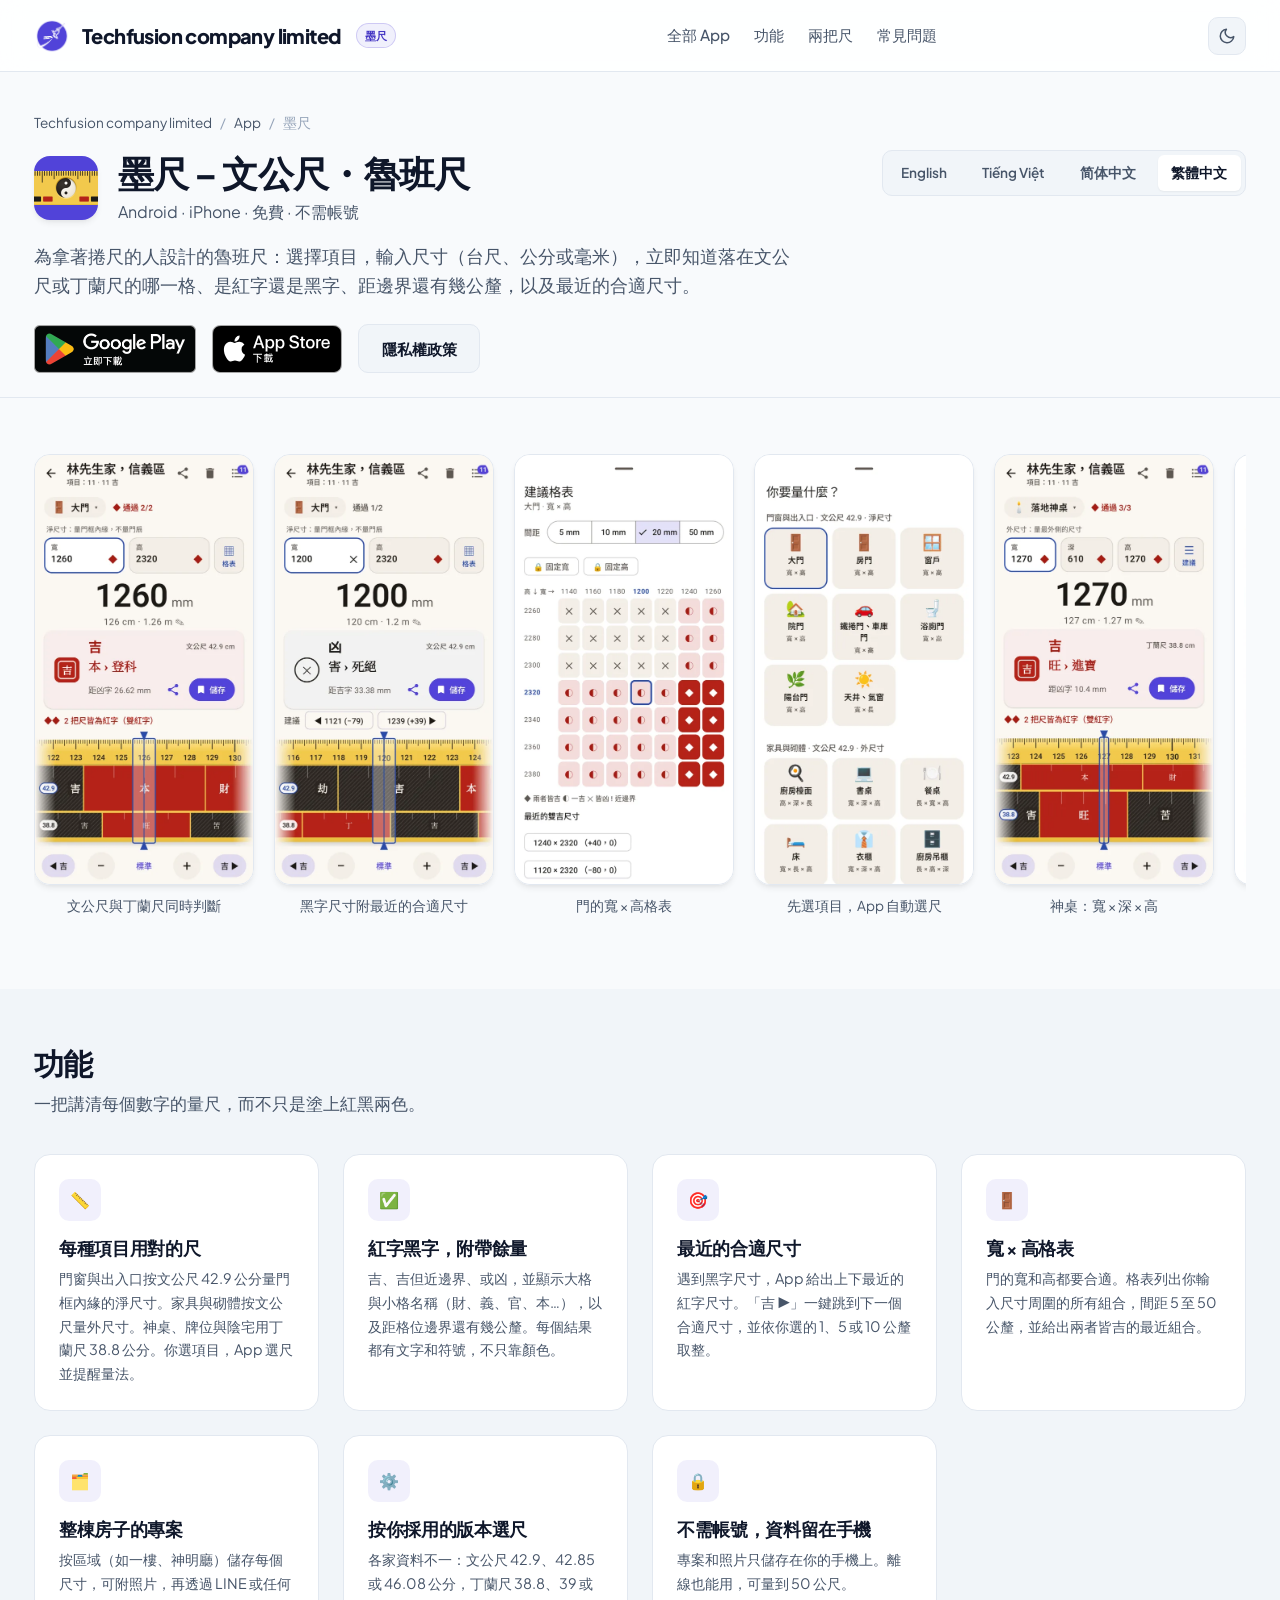
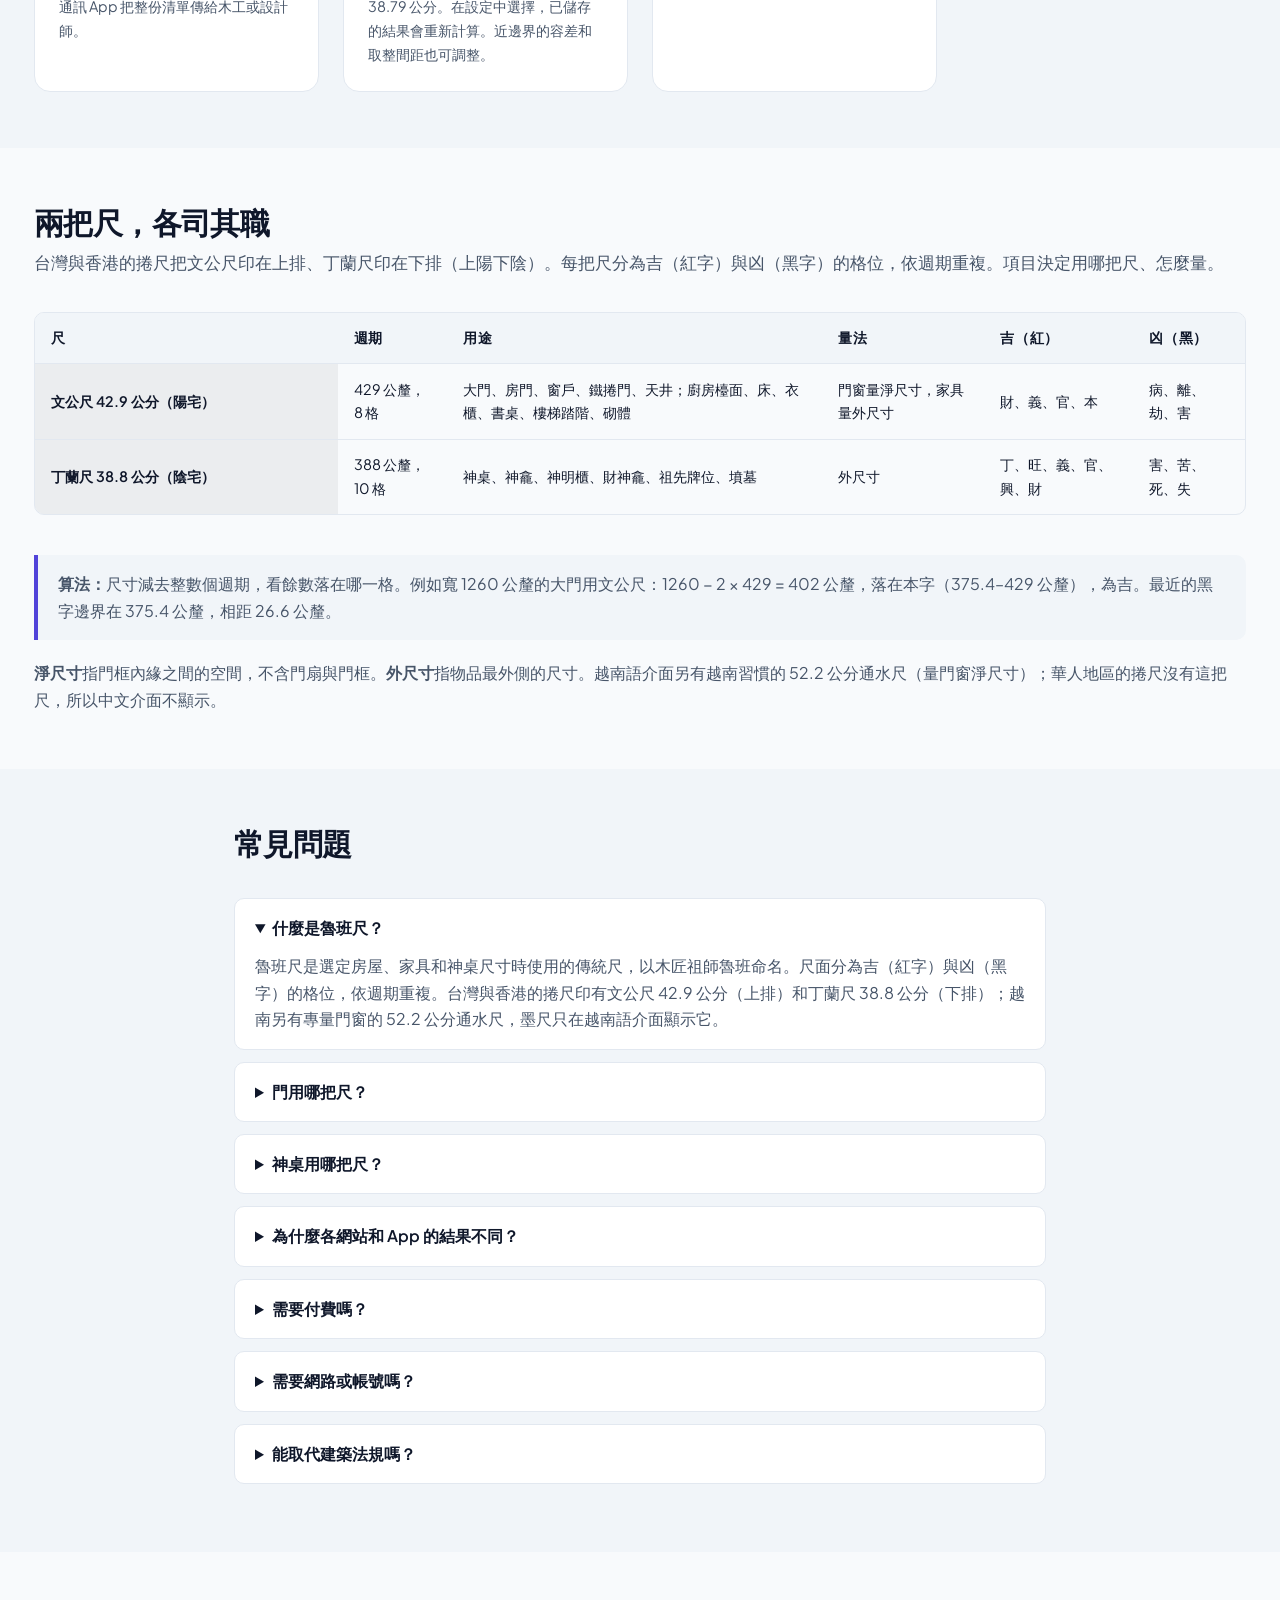
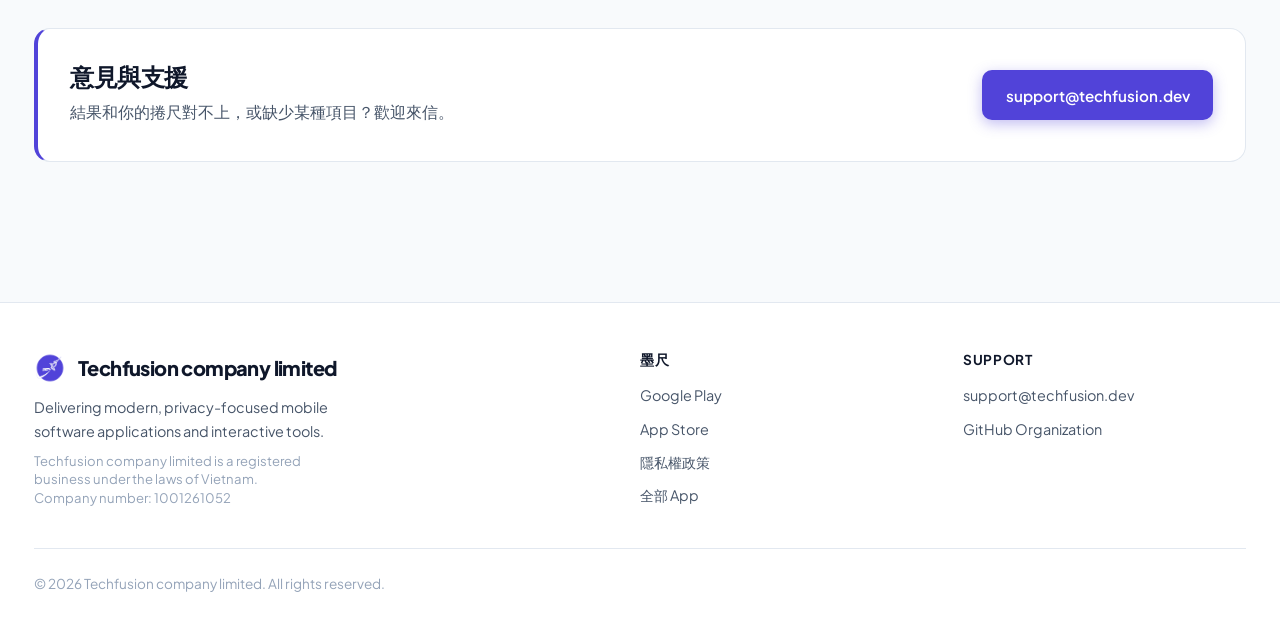
<file: muc-thuoc/zh-hant.html>
<!DOCTYPE html>
<html lang="zh-Hant">
<head>
  <meta charset="UTF-8">
  <meta name="viewport" content="width=device-width, initial-scale=1.0">
  <title>墨尺 Mực Thước – 文公尺・魯班尺：門窗、家具、神桌尺寸查詢</title>
  <meta name="description" content="墨尺（Mực Thước）是 Android 與 iPhone 魯班尺 App：門窗、家具按文公尺 42.9 公分，神桌與牌位按丁蘭尺 38.8 公分。顯示紅字或黑字、距格位邊界還有幾公釐，並建議最近的合適尺寸；可用台尺、公分或毫米輸入。">
  <link rel="icon" type="image/png" sizes="48x48" href="../assets/muc-thuoc/favicon-48.png">
  <link rel="apple-touch-icon" href="../assets/muc-thuoc/apple-touch-icon.png">
  <link rel="canonical" href="https://tf.io.vn/muc-thuoc/zh-hant.html">
  <link rel="alternate" hreflang="vi" href="https://tf.io.vn/muc-thuoc/">
  <link rel="alternate" hreflang="en" href="https://tf.io.vn/muc-thuoc/en.html">
  <link rel="alternate" hreflang="zh-Hans" href="https://tf.io.vn/muc-thuoc/zh-hans.html">
  <link rel="alternate" hreflang="zh-Hant" href="https://tf.io.vn/muc-thuoc/zh-hant.html">
  <link rel="alternate" hreflang="x-default" href="https://tf.io.vn/muc-thuoc/">
  <meta property="og:type" content="website">
  <meta property="og:title" content="墨尺 – 文公尺・魯班尺">
  <meta property="og:description" content="選擇項目，輸入尺寸，立即知道落在文公尺與丁蘭尺的哪一格，以及最近的合適尺寸。支援台尺輸入。">
  <meta property="og:image" content="https://tf.io.vn/assets/muc-thuoc/og.jpg">
  <meta name="twitter:card" content="summary_large_image">
  <meta property="og:url" content="https://tf.io.vn/muc-thuoc/zh-hant.html">

  <!-- Modern Google Fonts -->
  <link rel="preconnect" href="https://fonts.googleapis.com">
  <link rel="preconnect" href="https://fonts.gstatic.com" crossorigin>
  <link href="https://fonts.googleapis.com/css2?family=JetBrains+Mono:wght@400;500;600&family=Plus+Jakarta+Sans:wght@400;500;600;700;800&display=swap" rel="stylesheet">

  <!-- Stylesheet -->
  <link rel="stylesheet" href="../css/style.css">
  <script defer src="https://cloud.umami.is/script.js" data-website-id="c3396839-ce6c-4d3b-a5ff-ac7f6863ffff" data-domains="tf.io.vn"></script>

  <script type="application/ld+json">
  {
    "@context": "https://schema.org",
    "@type": "MobileApplication",
    "name": "墨尺 – 文公尺・魯班尺",
    "alternateName": ["墨尺", "Mực Thước", "魯班尺", "文公尺", "丁蘭尺"],
    "inLanguage": "zh-Hant",
    "operatingSystem": "Android, iOS",
    "applicationCategory": "UtilitiesApplication",
    "description": "魯班尺 App：門窗按文公尺 42.9 公分量門框內緣的淨尺寸，家具與砌體按文公尺量外尺寸，神桌與牌位按丁蘭尺 38.8 公分。顯示吉、近邊界或凶，以及距格位邊界的公釐數；建議最近的合適尺寸，檢查門的寬 × 高，並按區域儲存專案。可用台尺、公分或毫米輸入。",
    "url": "https://tf.io.vn/muc-thuoc/zh-hant.html",
    "image": "https://tf.io.vn/assets/muc-thuoc/icon.png",
    "downloadUrl": ["https://play.google.com/store/apps/details?id=dev.techfusion.luban", "https://apps.apple.com/vn/app/id6823257420"],
    "sameAs": ["https://play.google.com/store/apps/details?id=dev.techfusion.luban", "https://apps.apple.com/vn/app/id6823257420"],
    "screenshot": [
      "https://tf.io.vn/assets/muc-thuoc/zh-hant/ruler.webp",
      "https://tf.io.vn/assets/muc-thuoc/zh-hant/suggest.webp",
      "https://tf.io.vn/assets/muc-thuoc/zh-hant/grid.webp"
    ],
    "offers": { "@type": "Offer", "price": "0", "priceCurrency": "USD" },
    "publisher": { "@type": "Organization", "name": "Techfusion company limited", "url": "https://tf.io.vn/", "email": "support@techfusion.dev" }
  }
  </script>
  <script type="application/ld+json">
  {
    "@context": "https://schema.org",
    "@type": "FAQPage",
    "inLanguage": "zh-Hant",
    "mainEntity": [
      {
        "@type": "Question",
        "name": "什麼是魯班尺？",
        "acceptedAnswer": {
          "@type": "Answer",
          "text": "魯班尺是選定房屋、家具和神桌尺寸時使用的傳統尺，以木匠祖師魯班命名。尺面分為吉（紅字）與凶（黑字）的格位，依週期重複。台灣與香港的捲尺印有文公尺 42.9 公分（上排）和丁蘭尺 38.8 公分（下排）；越南另有專量門窗的 52.2 公分通水尺，墨尺只在越南語介面顯示它。"
        }
      },
      {
        "@type": "Question",
        "name": "門用哪把尺？",
        "acceptedAnswer": {
          "@type": "Answer",
          "text": "文公尺。量門框內緣的淨尺寸，不含門扇，寬和高都要檢查，墨尺在兩者皆吉時顯示「通過 2/2」，寬 × 高格表列出附近所有組合。越南語介面則依越南習慣用 52.2 公分通水尺量門。"
        }
      },
      {
        "@type": "Question",
        "name": "神桌用哪把尺？",
        "acceptedAnswer": {
          "@type": "Answer",
          "text": "墨尺依台灣與華人慣例：家具、櫃子、檯面用文公尺量外尺寸；神桌、神龕、祖先牌位與墳墓用丁蘭尺 38.8 公分量外尺寸，寬、深、高一次檢查。也有人神桌用文公尺，在項目清單的「自由」組裡可以直接指定用哪把尺對照。"
        }
      },
      {
        "@type": "Question",
        "name": "為什麼各網站和 App 的結果不同？",
        "acceptedAnswer": {
          "@type": "Answer",
          "text": "因為各家資料不一：文公尺有 42.9、42.85（1.4142 台尺）與古制 46.08 公分，丁蘭尺有 38.8、39 與 38.79（1.28 台尺）公分，也有人家具一律用丁蘭尺。不少常見尺寸又剛好接近格位邊界，差幾公釐結論就變。墨尺為每個結果註明所用的尺，可在設定中選擇版本，尺寸距邊界小於容差時會標出「近邊界」。"
        }
      },
      {
        "@type": "Question",
        "name": "需要付費嗎？",
        "acceptedAnswer": {
          "@type": "Answer",
          "text": "App 和量尺免費，含 1 個專案。在 Google Play 或 App Store 一次性購買可解鎖無限專案並移除廣告，也可以只購買移除廣告。免費版在專案清單有一條小橫幅廣告，不會遮住量尺或結論。"
        }
      },
      {
        "@type": "Question",
        "name": "需要網路或帳號嗎？",
        "acceptedAnswer": {
          "@type": "Answer",
          "text": "不需要帳號。量尺和專案離線可用。網路只用於載入廣告和 Google Play 或 App Store 購買。"
        }
      },
      {
        "@type": "Question",
        "name": "能取代建築法規嗎？",
        "acceptedAnswer": {
          "@type": "Answer",
          "text": "不能。魯班尺是供參考的民俗。門、樓梯、欄杆的尺寸仍須符合建築法規和專業意見。"
        }
      }
    ]
  }
  </script>
</head>
<body class="app-muc-thuoc">

  <!-- Site Navigation Header -->
  <header class="site-header">
    <div class="container header-inner">
      <a href="../index.html" class="brand" aria-label="Techfusion company limited Home">
        <img src="../assets/logo.png" class="brand-logo" alt="Techfusion company limited Logo" width="36" height="36">
        <span class="brand-text">Techfusion company limited</span>
        <span class="brand-badge">墨尺</span>
      </a>

      <nav aria-label="Main Navigation">
        <ul class="nav-links">
          <li><a href="../index.html#apps" class="nav-link">全部 App</a></li>
          <li><a href="#features" class="nav-link">功能</a></li>
          <li><a href="#rulers" class="nav-link">兩把尺</a></li>
          <li><a href="#faq" class="nav-link">常見問題</a></li>
        </ul>
      </nav>

      <div class="header-actions">
        <button id="theme-toggle" class="theme-toggle-btn" aria-label="Toggle Dark / Light Theme" title="Toggle Theme">
          <svg id="sun-icon" viewBox="0 0 24 24" fill="none" stroke="currentColor" stroke-width="2" stroke-linecap="round" stroke-linejoin="round">
            <circle cx="12" cy="12" r="5"></circle>
            <line x1="12" y1="1" x2="12" y2="3"></line>
            <line x1="12" y1="21" x2="12" y2="23"></line>
            <line x1="4.22" y1="4.22" x2="5.64" y2="5.64"></line>
            <line x1="18.36" y1="18.36" x2="19.78" y2="19.78"></line>
            <line x1="1" y1="12" x2="3" y2="12"></line>
            <line x1="21" y1="12" x2="23" y2="12"></line>
            <line x1="4.22" y1="19.78" x2="5.64" y2="18.36"></line>
            <line x1="18.36" y1="5.64" x2="19.78" y2="4.22"></line>
          </svg>
          <svg id="moon-icon" style="display:none;" viewBox="0 0 24 24" fill="none" stroke="currentColor" stroke-width="2" stroke-linecap="round" stroke-linejoin="round">
            <path d="M21 12.79A9 9 0 1 1 11.21 3 7 7 0 0 0 21 12.79z"></path>
          </svg>
        </button>
      </div>
    </div>
  </header>

  <!-- Main Content Area -->
  <main class="main-content">

    <!-- App Header Bar -->
    <section class="policy-header">
      <div class="container">

        <nav class="breadcrumb" aria-label="Breadcrumb">
          <a href="../index.html">Techfusion company limited</a>
          <span>/</span>
          <a href="../index.html#apps">App</a>
          <span>/</span>
          <span>墨尺</span>
        </nav>

        <div class="policy-title-container">
          <div style="display: flex; align-items: center; gap: 1.25rem; flex-wrap: wrap;">
            <div class="app-icon" style="box-shadow: var(--shadow-md);"><img src="../assets/muc-thuoc/icon.png" alt="Mực Thước app icon" width="64" height="64"></div>
            <div>
              <h1 class="policy-title">墨尺 – 文公尺・魯班尺</h1>
              <p style="margin-top: 0.25rem; font-size: 1rem;">Android · iPhone · 免費 · 不需帳號</p>
            </div>
          </div>

          <nav class="language-switch-bar" aria-label="Language Selector">
            <a class="lang-btn" href="en.html" hreflang="en">English</a>
            <a class="lang-btn" href="./" hreflang="vi">Tiếng Việt</a>
            <a class="lang-btn" href="zh-hans.html" hreflang="zh-Hans">简体中文</a>
            <a class="lang-btn active" href="zh-hant.html" hreflang="zh-Hant" aria-current="page">繁體中文</a>
          </nav>
        </div>

        <p style="font-size: 1.1rem; max-width: 760px; margin-bottom: 1.5rem;">
          為拿著捲尺的人設計的魯班尺：選擇項目，輸入尺寸（台尺、公分或毫米），立即知道落在文公尺或丁蘭尺的哪一格、是紅字還是黑字、距邊界還有幾公釐，以及最近的合適尺寸。
        </p>

        <div class="hero-actions" style="justify-content: flex-start;">
          <a href="https://play.google.com/store/apps/details?id=dev.techfusion.luban" data-umami-event="google-play" class="store-badge" rel="noopener"><img src="../assets/badges/google-play-zh-hant.png" alt="在 Google Play 下載" width="161" height="48"></a>
          <a href="https://apps.apple.com/vn/app/id6823257420" data-umami-event="app-store" class="store-badge" rel="noopener"><img src="../assets/badges/app-store-zh-hant.svg" alt="在 App Store 下載" width="131" height="48"></a>
          <a href="../privacy/muc-thuoc.html" class="btn btn-secondary">隱私權政策</a>
        </div>
      </div>
    </section>

    <!-- Screenshots -->
    <section class="section" aria-label="App 截圖">
      <div class="container">
        <div class="screens">
          <figure>
            <img src="../assets/muc-thuoc/zh-hant/ruler.webp" width="540" height="1063" alt="大門寬 1260 公釐：文公尺本字為吉，距凶字 26.62 公釐，丁蘭尺同時顯示">
            <figcaption>文公尺與丁蘭尺同時判斷</figcaption>
          </figure>
          <figure>
            <img src="../assets/muc-thuoc/zh-hant/suggest.webp" width="540" height="1063" loading="lazy" alt="大門寬 1200 公釐落在文公尺害字，建議 1121 公釐或 1239 公釐">
            <figcaption>黑字尺寸附最近的合適尺寸</figcaption>
          </figure>
          <figure>
            <img src="../assets/muc-thuoc/zh-hant/grid.webp" width="540" height="1063" loading="lazy" alt="大門寬 × 高建議格表，間距 20 公釐，最近的雙吉尺寸 1240 × 2320 公釐">
            <figcaption>門的寬 × 高格表</figcaption>
          </figure>
          <figure>
            <img src="../assets/muc-thuoc/zh-hant/presets.webp" width="540" height="1063" loading="lazy" alt="選擇項目：大門、房門、窗戶、院門、廚房檯面、書桌、床、衣櫃">
            <figcaption>先選項目，App 自動選尺</figcaption>
          </figure>
          <figure>
            <img src="../assets/muc-thuoc/zh-hant/altar.webp" width="540" height="1063" loading="lazy" alt="落地神桌寬 1270 公釐：丁蘭尺旺字為吉，寬、深、高三項皆吉">
            <figcaption>神桌：寬 × 深 × 高</figcaption>
          </figure>
          <figure>
            <img src="../assets/muc-thuoc/zh-hant/items.webp" width="540" height="1063" loading="lazy" alt="專案「林先生家，信義區」中已儲存的尺寸，按一樓、二樓、神明廳分組">
            <figcaption>按專案儲存尺寸</figcaption>
          </figure>
        </div>
      </div>
    </section>

    <!-- Features -->
    <section id="features" class="section" style="background-color: var(--bg-surface);">
      <div class="container">
        <div class="section-header">
          <h2 class="section-title">功能</h2>
          <p class="section-desc">一把講清每個數字的量尺，而不只是塗上紅黑兩色。</p>
        </div>

        <div class="features-grid">
          <div class="feature-box">
            <div class="feature-box-icon">📏</div>
            <h3 class="feature-box-title">每種項目用對的尺</h3>
            <p class="feature-box-desc">門窗與出入口按文公尺 42.9 公分量門框內緣的淨尺寸。家具與砌體按文公尺量外尺寸。神桌、牌位與陰宅用丁蘭尺 38.8 公分。你選項目，App 選尺並提醒量法。</p>
          </div>
          <div class="feature-box">
            <div class="feature-box-icon">✅</div>
            <h3 class="feature-box-title">紅字黑字，附帶餘量</h3>
            <p class="feature-box-desc">吉、吉但近邊界、或凶，並顯示大格與小格名稱（財、義、官、本…），以及距格位邊界還有幾公釐。每個結果都有文字和符號，不只靠顏色。</p>
          </div>
          <div class="feature-box">
            <div class="feature-box-icon">🎯</div>
            <h3 class="feature-box-title">最近的合適尺寸</h3>
            <p class="feature-box-desc">遇到黑字尺寸，App 給出上下最近的紅字尺寸。「吉 ▶」一鍵跳到下一個合適尺寸，並依你選的 1、5 或 10 公釐取整。</p>
          </div>
          <div class="feature-box">
            <div class="feature-box-icon">🚪</div>
            <h3 class="feature-box-title">寬 × 高格表</h3>
            <p class="feature-box-desc">門的寬和高都要合適。格表列出你輸入尺寸周圍的所有組合，間距 5 至 50 公釐，並給出兩者皆吉的最近組合。</p>
          </div>
          <div class="feature-box">
            <div class="feature-box-icon">🗂️</div>
            <h3 class="feature-box-title">整棟房子的專案</h3>
            <p class="feature-box-desc">按區域（如一樓、神明廳）儲存每個尺寸，可附照片，再透過 LINE 或任何通訊 App 把整份清單傳給木工或設計師。</p>
          </div>
          <div class="feature-box">
            <div class="feature-box-icon">⚙️</div>
            <h3 class="feature-box-title">按你採用的版本選尺</h3>
            <p class="feature-box-desc">各家資料不一：文公尺 42.9、42.85 或 46.08 公分，丁蘭尺 38.8、39 或 38.79 公分。在設定中選擇，已儲存的結果會重新計算。近邊界的容差和取整間距也可調整。</p>
          </div>
          <div class="feature-box">
            <div class="feature-box-icon">🔒</div>
            <h3 class="feature-box-title">不需帳號，資料留在手機</h3>
            <p class="feature-box-desc">專案和照片只儲存在你的手機上。離線也能用，可量到 50 公尺。</p>
          </div>
        </div>
      </div>
    </section>

    <!-- The three rulers -->
    <section id="rulers" class="section">
      <div class="container">
        <div class="section-header">
          <h2 class="section-title">兩把尺，各司其職</h2>
          <p class="section-desc">台灣與香港的捲尺把文公尺印在上排、丁蘭尺印在下排（上陽下陰）。每把尺分為吉（紅字）與凶（黑字）的格位，依週期重複。項目決定用哪把尺、怎麼量。</p>
        </div>

        <div class="summary-table-container">
          <table class="summary-table">
            <thead>
              <tr>
                <th>尺</th>
                <th>週期</th>
                <th>用途</th>
                <th>量法</th>
                <th>吉（紅）</th>
                <th>凶（黑）</th>
              </tr>
            </thead>
            <tbody>
              <tr>
                <td>文公尺 42.9 公分（陽宅）</td>
                <td>429 公釐，8 格</td>
                <td>大門、房門、窗戶、鐵捲門、天井；廚房檯面、床、衣櫃、書桌、樓梯踏階、砌體</td>
                <td>門窗量淨尺寸，家具量外尺寸</td>
                <td>財、義、官、本</td>
                <td>病、離、劫、害</td>
              </tr>
              <tr>
                <td>丁蘭尺 38.8 公分（陰宅）</td>
                <td>388 公釐，10 格</td>
                <td>神桌、神龕、神明櫃、財神龕、祖先牌位、墳墓</td>
                <td>外尺寸</td>
                <td>丁、旺、義、官、興、財</td>
                <td>害、苦、死、失</td>
              </tr>
            </tbody>
          </table>
        </div>

        <div class="highlight-box">
          <p><strong>算法：</strong>尺寸減去整數個週期，看餘數落在哪一格。例如寬 1260 公釐的大門用文公尺：1260 − 2 × 429 = 402 公釐，落在本字（375.4–429 公釐），為吉。最近的黑字邊界在 375.4 公釐，相距 26.6 公釐。</p>
        </div>
        <p><strong>淨尺寸</strong>指門框內緣之間的空間，不含門扇與門框。<strong>外尺寸</strong>指物品最外側的尺寸。越南語介面另有越南習慣的 52.2 公分通水尺（量門窗淨尺寸）；華人地區的捲尺沒有這把尺，所以中文介面不顯示。</p>
      </div>
    </section>

    <!-- FAQ -->
    <section id="faq" class="section" style="background-color: var(--bg-surface);">
      <div class="container faq" style="max-width: 860px;">
        <div class="section-header">
          <h2 class="section-title">常見問題</h2>
        </div>

        <details open>
          <summary>什麼是魯班尺？</summary>
          <p>魯班尺是選定房屋、家具和神桌尺寸時使用的傳統尺，以木匠祖師魯班命名。尺面分為吉（紅字）與凶（黑字）的格位，依週期重複。台灣與香港的捲尺印有文公尺 42.9 公分（上排）和丁蘭尺 38.8 公分（下排）；越南另有專量門窗的 52.2 公分通水尺，墨尺只在越南語介面顯示它。</p>
        </details>
        <details>
          <summary>門用哪把尺？</summary>
          <p>文公尺。量門框內緣的淨尺寸，不含門扇，寬和高都要檢查，墨尺在兩者皆吉時顯示「通過 2/2」，寬 × 高格表列出附近所有組合。越南語介面則依越南習慣用 52.2 公分通水尺量門。</p>
        </details>
        <details>
          <summary>神桌用哪把尺？</summary>
          <p>墨尺依台灣與華人慣例：家具、櫃子、檯面用文公尺量外尺寸；神桌、神龕、祖先牌位與墳墓用丁蘭尺 38.8 公分量外尺寸，寬、深、高一次檢查。也有人神桌用文公尺，在項目清單的「自由」組裡可以直接指定用哪把尺對照。</p>
        </details>
        <details>
          <summary>為什麼各網站和 App 的結果不同？</summary>
          <p>因為各家資料不一：文公尺有 42.9、42.85（1.4142 台尺）與古制 46.08 公分，丁蘭尺有 38.8、39 與 38.79（1.28 台尺）公分，也有人家具一律用丁蘭尺。不少常見尺寸又剛好接近格位邊界，差幾公釐結論就變。墨尺為每個結果註明所用的尺，可在設定中選擇版本，尺寸距邊界小於容差時會標出「近邊界」。</p>
        </details>
        <details>
          <summary>需要付費嗎？</summary>
          <p>App 和量尺免費，含 1 個專案。在 Google Play 或 App Store 一次性購買可解鎖無限專案並移除廣告，也可以只購買移除廣告。免費版在專案清單有一條小橫幅廣告，不會遮住量尺或結論。</p>
        </details>
        <details>
          <summary>需要網路或帳號嗎？</summary>
          <p>不需要帳號。量尺和專案離線可用。網路只用於載入廣告和 Google Play 或 App Store 購買。</p>
        </details>
        <details>
          <summary>能取代建築法規嗎？</summary>
          <p>不能。魯班尺是供參考的民俗。門、樓梯、欄杆的尺寸仍須符合建築法規和專業意見。</p>
        </details>
      </div>
    </section>

    <!-- Support & Contact Section -->
    <section id="contact" class="section">
      <div class="container">
        <div class="highlight-box" style="background-color: var(--bg-secondary); border: 1px solid var(--border-subtle); border-left: 4px solid var(--accent-primary); border-radius: var(--radius-lg); padding: 2rem; display: flex; justify-content: space-between; align-items: center; flex-wrap: wrap; gap: 1.5rem;">
          <div>
            <h2 style="font-size: 1.5rem; margin-bottom: 0.5rem;">意見與支援</h2>
            <p style="margin-bottom: 0.25rem;">結果和你的捲尺對不上，或缺少某種項目？歡迎來信。</p>
          </div>
          <div>
            <a href="mailto:support@techfusion.dev" class="btn btn-primary">support@techfusion.dev</a>
          </div>
        </div>
      </div>
    </section>

  </main>

  <!-- Global Footer -->
  <footer class="site-footer">
    <div class="container">
      <div class="footer-inner">
        <div class="footer-brand">
          <div class="brand" style="margin-bottom: 0.75rem;">
            <img src="../assets/logo.png" class="brand-logo" alt="Techfusion company limited Logo" width="32" height="32">
            <span class="brand-text">Techfusion company limited</span>
          </div>
          <p>Delivering modern, privacy-focused mobile software applications and interactive tools.</p>
          <p style="font-size: 0.82rem; color: var(--text-muted); margin-top: 0.5rem; line-height: 1.4;">
            Techfusion company limited is a registered business under the laws of Vietnam.<br>Company number: 1001261052
          </p>
        </div>

        <div>
          <h4 class="footer-heading">墨尺</h4>
          <ul class="footer-links">
            <li><a href="https://play.google.com/store/apps/details?id=dev.techfusion.luban" data-umami-event="google-play" rel="noopener">Google Play</a></li>
            <li><a href="https://apps.apple.com/vn/app/id6823257420" data-umami-event="app-store" rel="noopener">App Store</a></li>
            <li><a href="../privacy/muc-thuoc.html">隱私權政策</a></li>
            <li><a href="../index.html#apps">全部 App</a></li>
          </ul>
        </div>

        <div>
          <h4 class="footer-heading">Support</h4>
          <ul class="footer-links">
            <li><a href="mailto:support@techfusion.dev">support@techfusion.dev</a></li>
            <li><a href="https://github.com/techfusionltd" target="_blank" rel="noopener">GitHub Organization</a></li>
          </ul>
        </div>
      </div>

      <div class="footer-bottom">
        <div>&copy; 2026 Techfusion company limited. All rights reserved.</div>
      </div>
    </div>
  </footer>

  <script src="../js/main.js"></script>
</body>
</html>
</file>
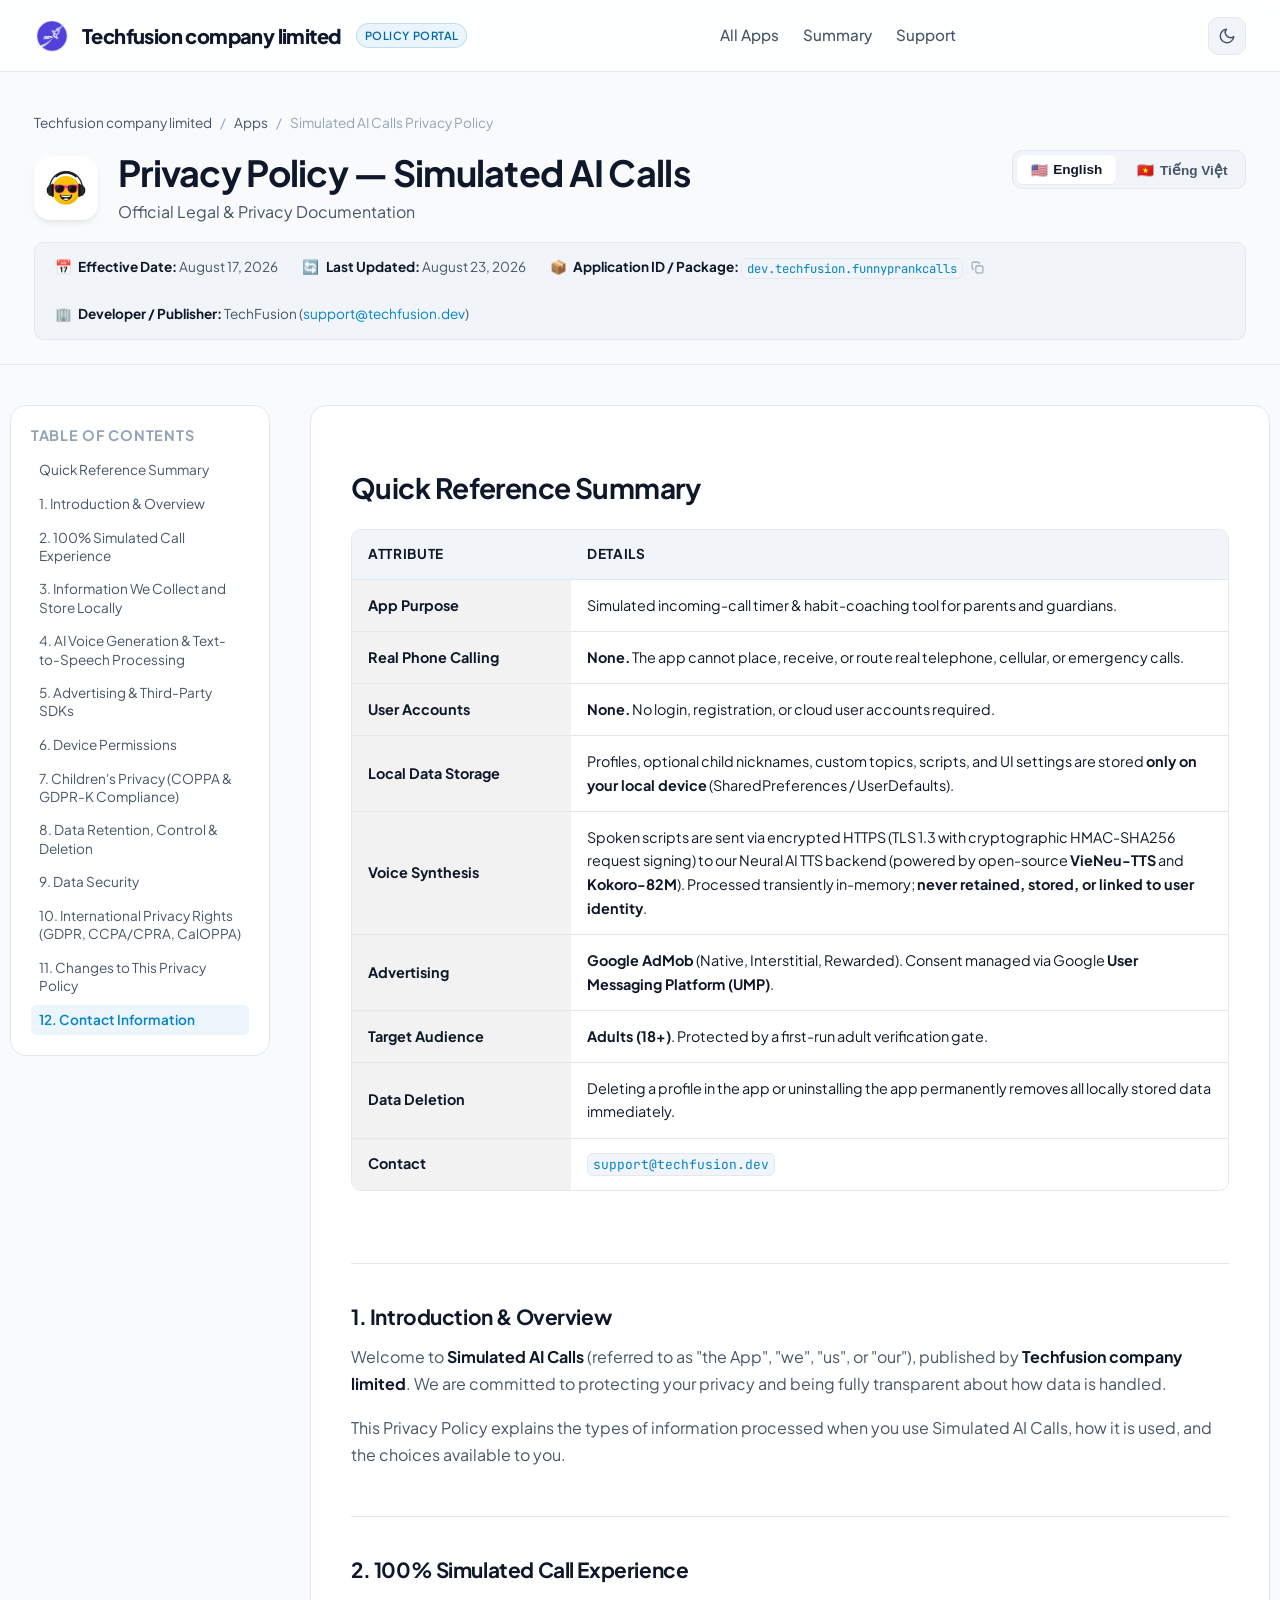
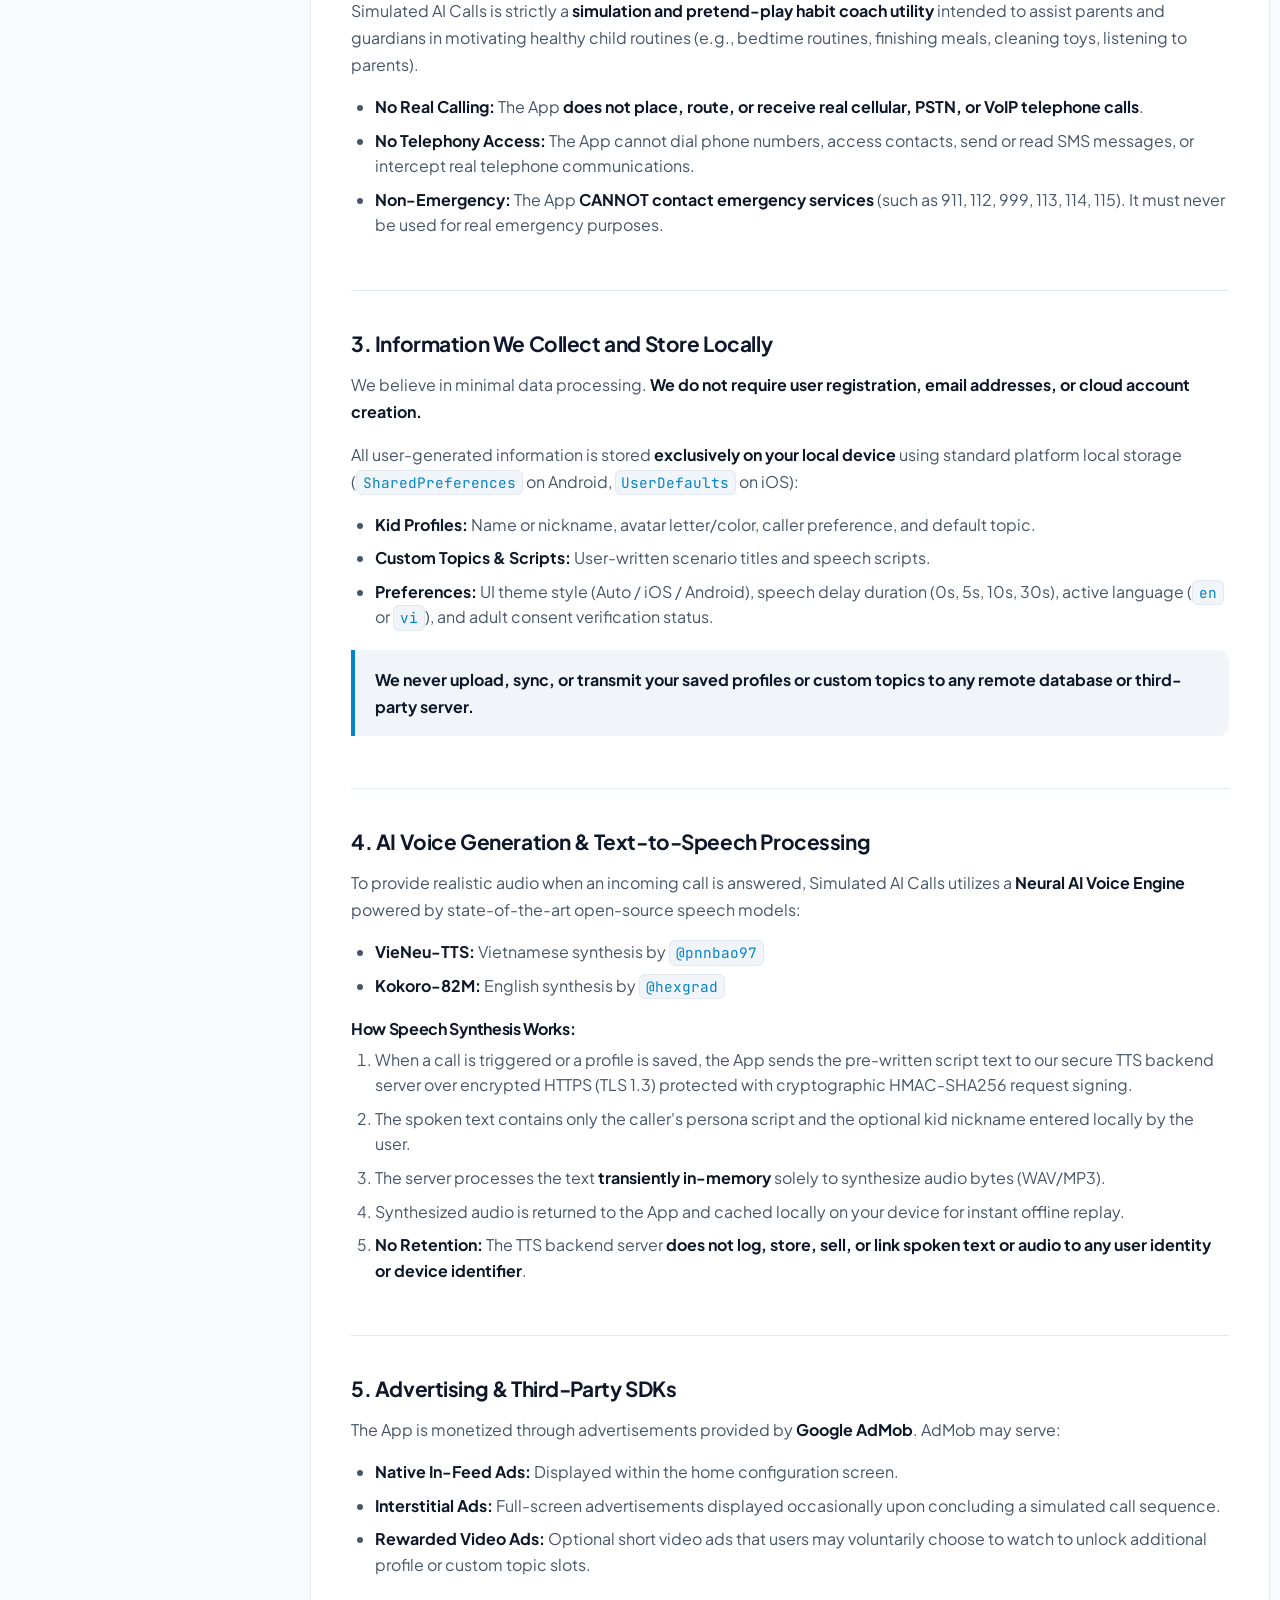
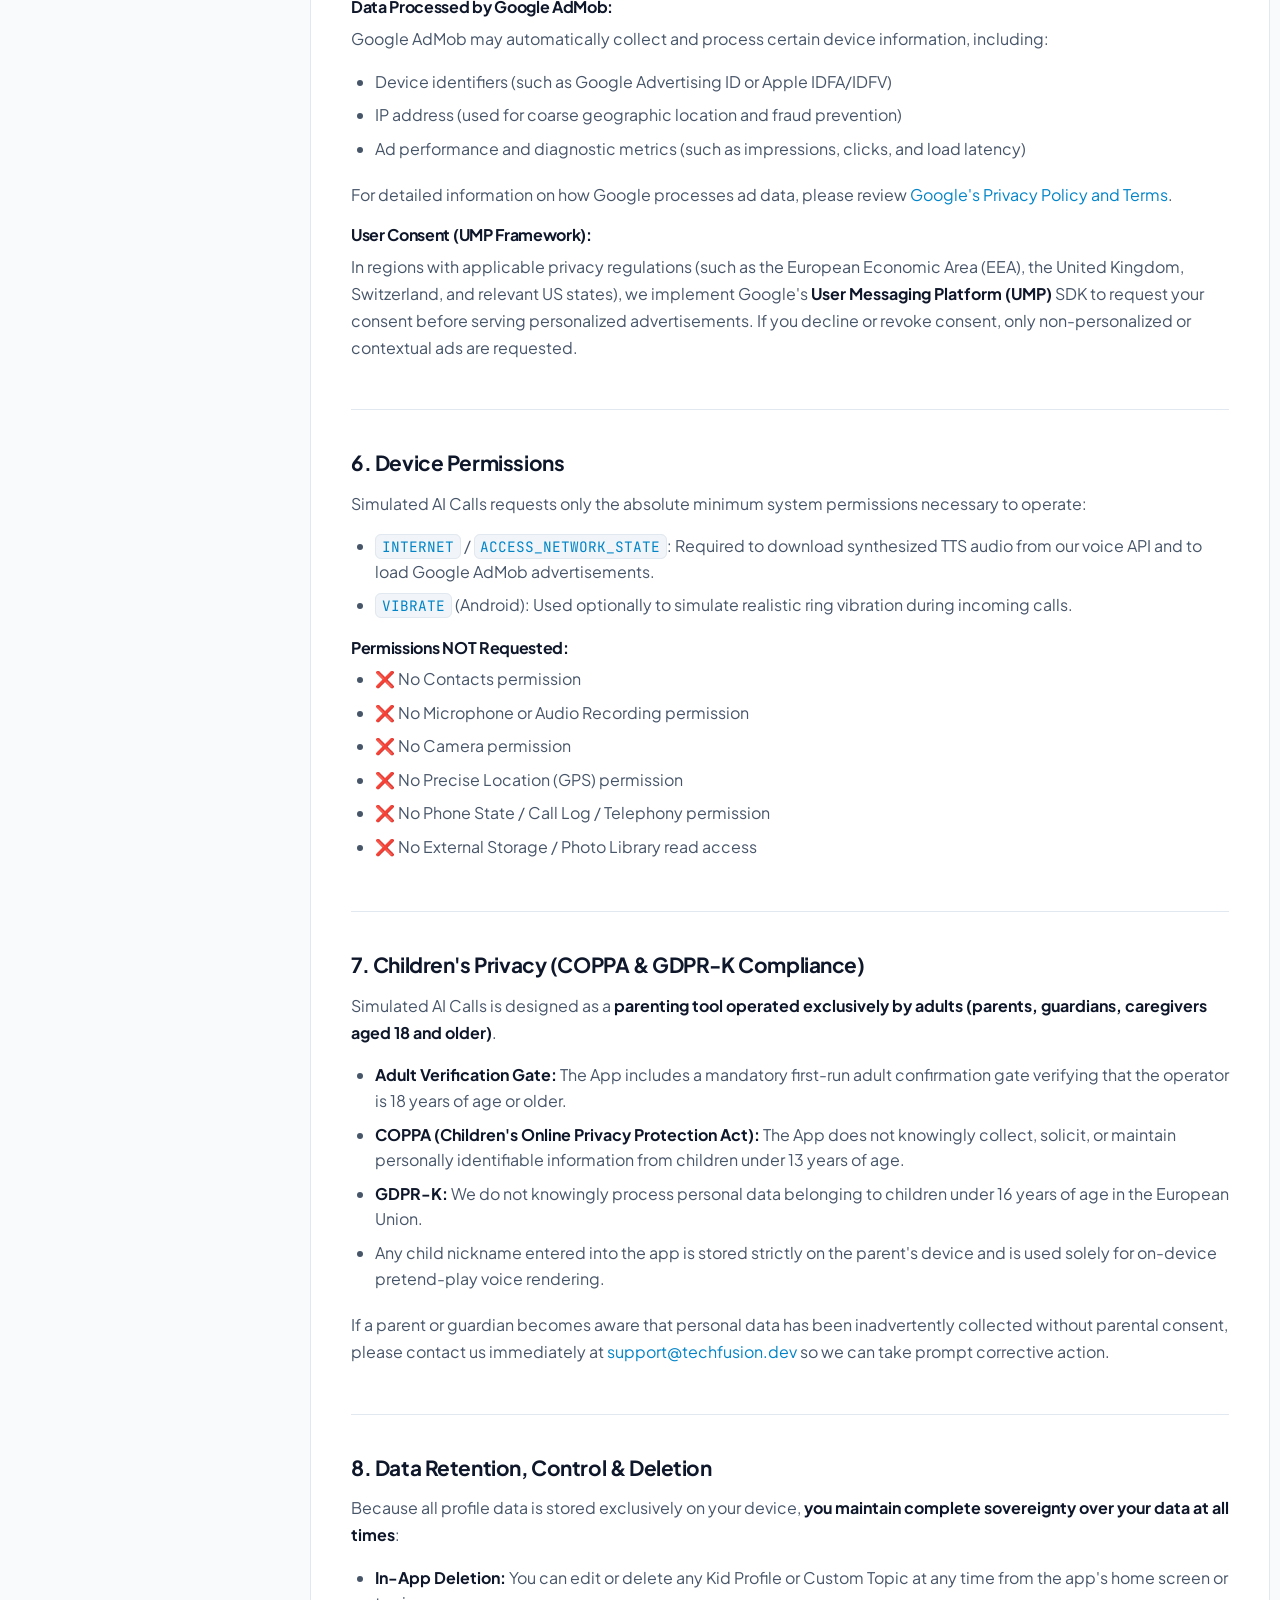
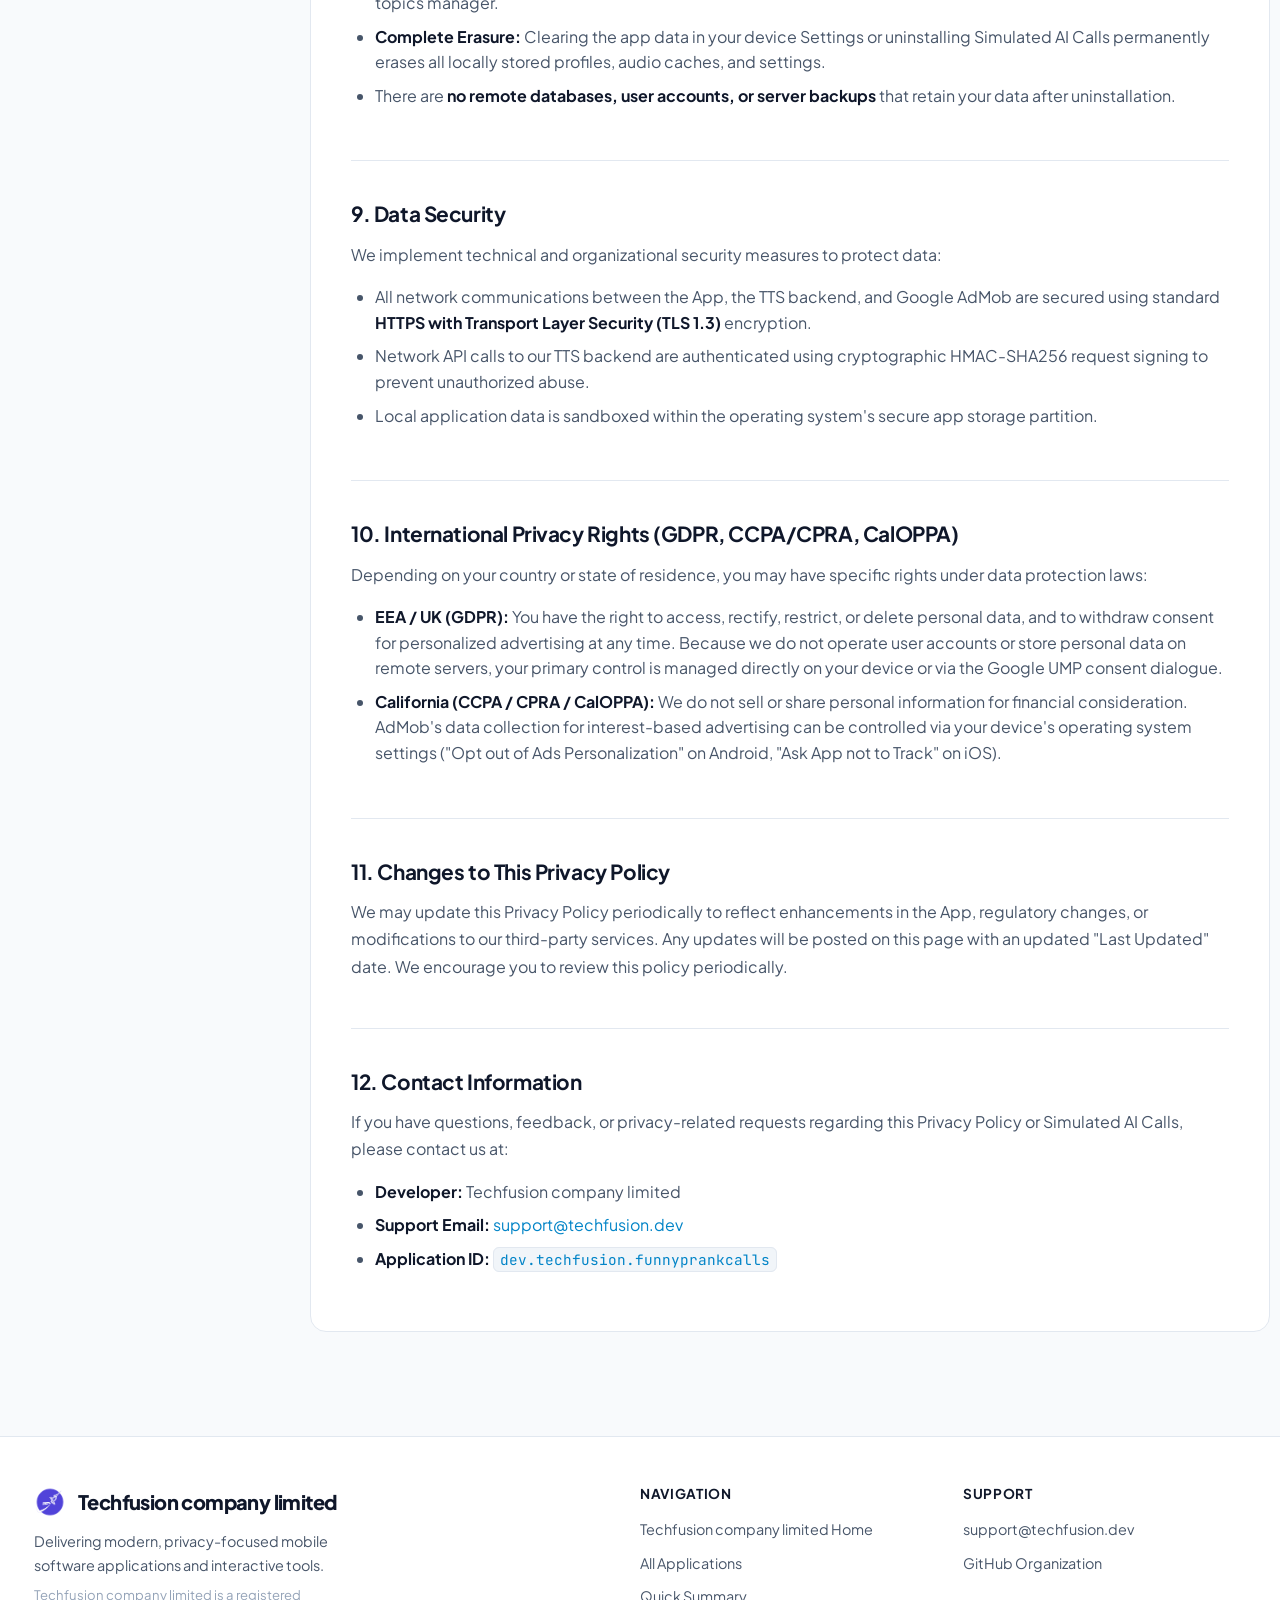
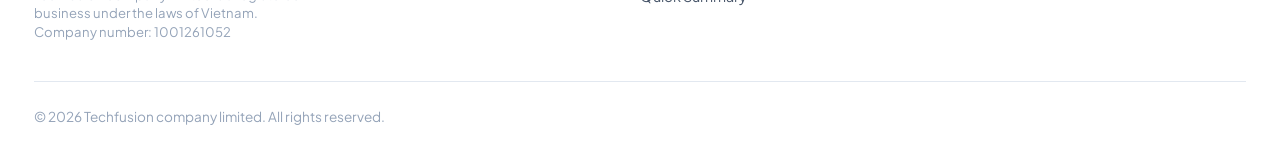
<file: privacy/funny-prank-calls.html>
<!DOCTYPE html>
<html lang="en">
<head>
  <meta charset="UTF-8">
  <meta name="viewport" content="width=device-width, initial-scale=1.0">
  <title>Redirecting to Simulated AI Calls Privacy Policy...</title>
  <meta http-equiv="refresh" content="0; url=simulated-ai-calls.html">
  <link rel="canonical" href="https://tf.io.vn/privacy/simulated-ai-calls.html">
  <link rel="icon" type="image/svg+xml" href="../favicon.svg">
  
  <!-- Modern Google Fonts -->
  <link rel="preconnect" href="https://fonts.googleapis.com">
  <link rel="preconnect" href="https://fonts.gstatic.com" crossorigin>
  <link href="https://fonts.googleapis.com/css2?family=JetBrains+Mono:wght@400;500;600&family=Plus+Jakarta+Sans:wght@400;500;600;700;800&display=swap" rel="stylesheet">
  
  <link rel="stylesheet" href="../css/style.css">
  <script>
    // Preserve URL hash (e.g. #summary-vi, #en-4) and query parameters during redirection
    const destination = 'simulated-ai-calls.html' + window.location.search + window.location.hash;
    window.location.replace(destination);
  </script>
</head>
<body>

  <!-- Site Navigation Header -->
  <header class="site-header">
    <div class="container header-inner">
      <a href="../index.html" class="brand" aria-label="Techfusion company limited Home">
        <img src="../assets/logo.png" class="brand-logo" alt="Techfusion company limited Logo" width="36" height="36">
        <span class="brand-text">Techfusion company limited</span>
        <span class="brand-badge">Policy Portal</span>
      </a>
    </div>
  </header>

  <main class="main-content">
    <div class="container" style="padding: 4rem 1rem; text-align: center; max-width: 600px; margin: 0 auto;">
      <div style="font-size: 3rem; margin-bottom: 1rem;">🔄</div>
      <h1 style="font-size: 1.75rem; margin-bottom: 0.75rem;">Page Moved</h1>
      <p style="color: var(--text-secondary); margin-bottom: 1.5rem; line-height: 1.6;">
        The Privacy Policy for <strong>Funny Prank Calls</strong> has been moved to <strong>Simulated AI Calls</strong>. You are being redirected automatically...
      </p>
      <a href="simulated-ai-calls.html" class="btn btn-primary" style="display: inline-flex; align-items: center; gap: 0.5rem;">
        Continue to Simulated AI Calls Policy &rarr;
      </a>
    </div>
  </main>

  <footer class="site-footer">
    <div class="container text-center" style="padding: 2rem 0; color: var(--text-muted); font-size: 0.85rem;">
      &copy; 2026 Techfusion company limited. All rights reserved.
    </div>
  </footer>

</body>
</html>
</file>
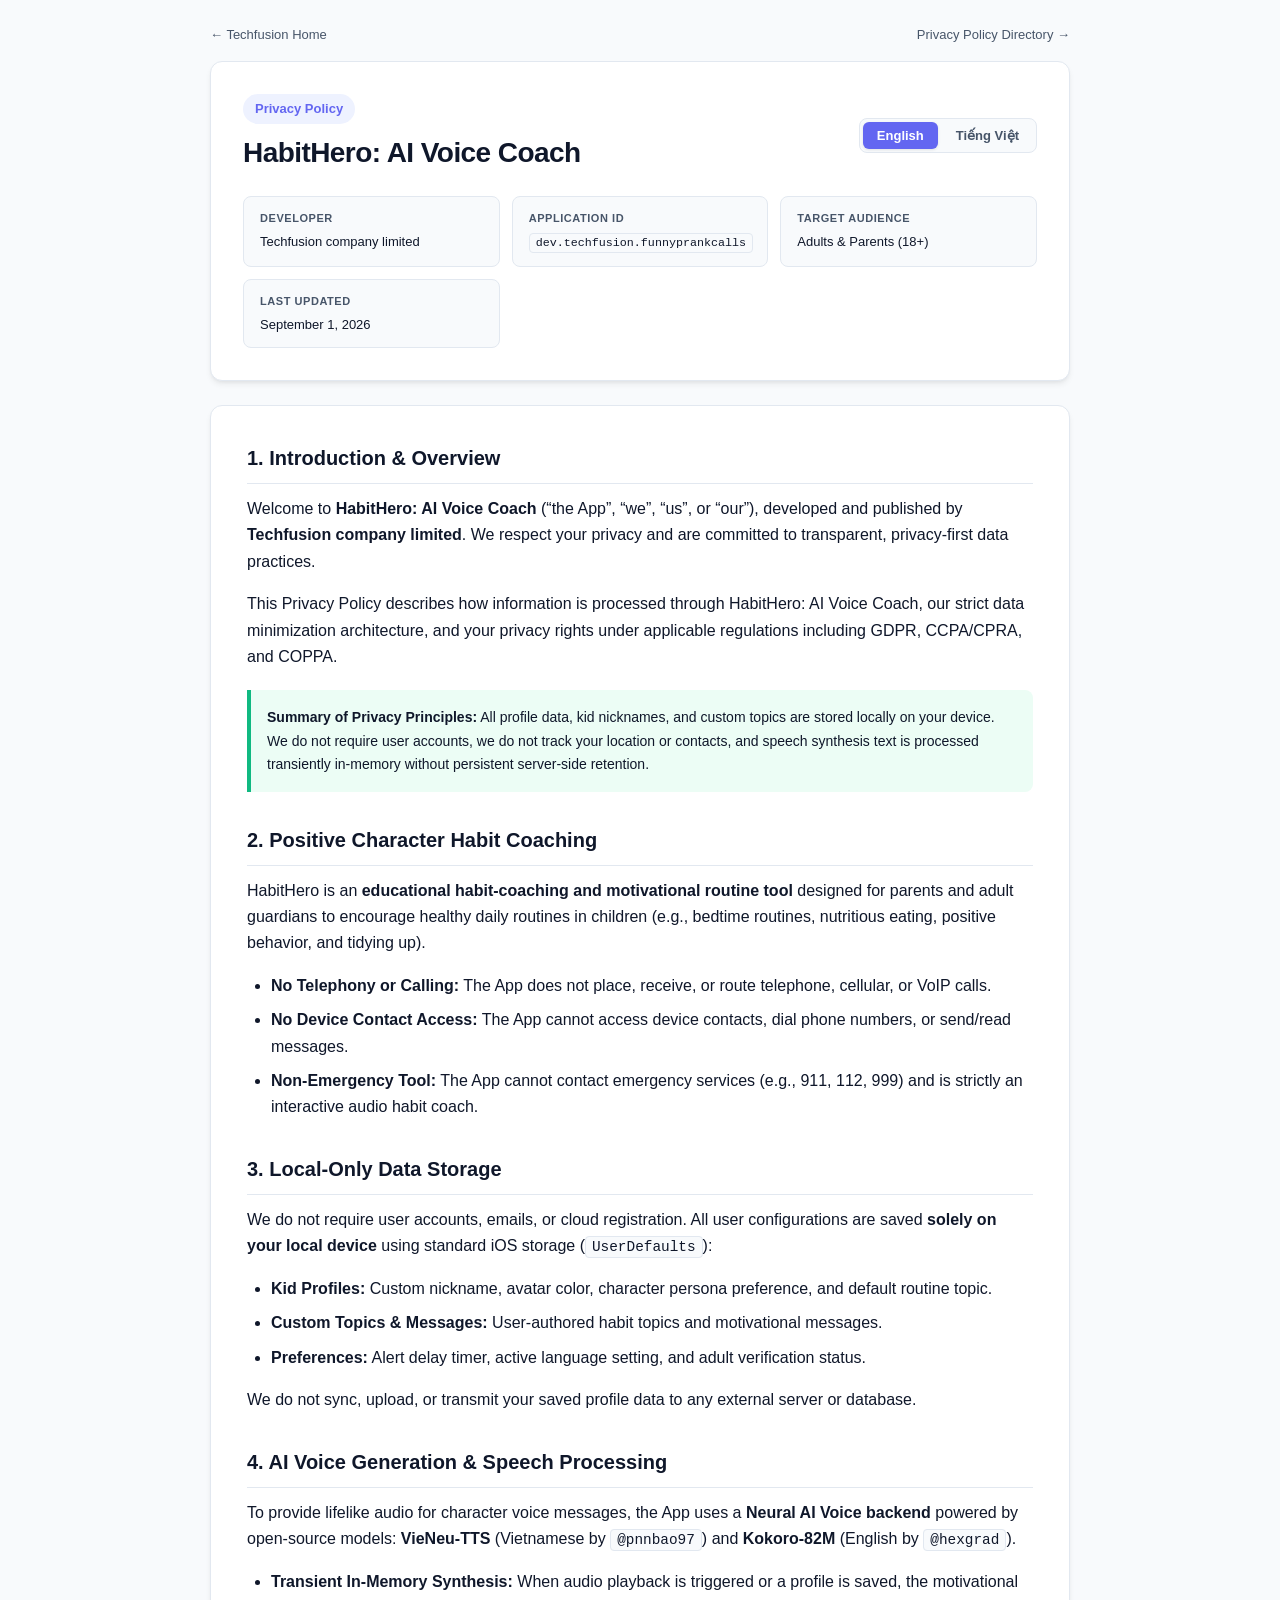
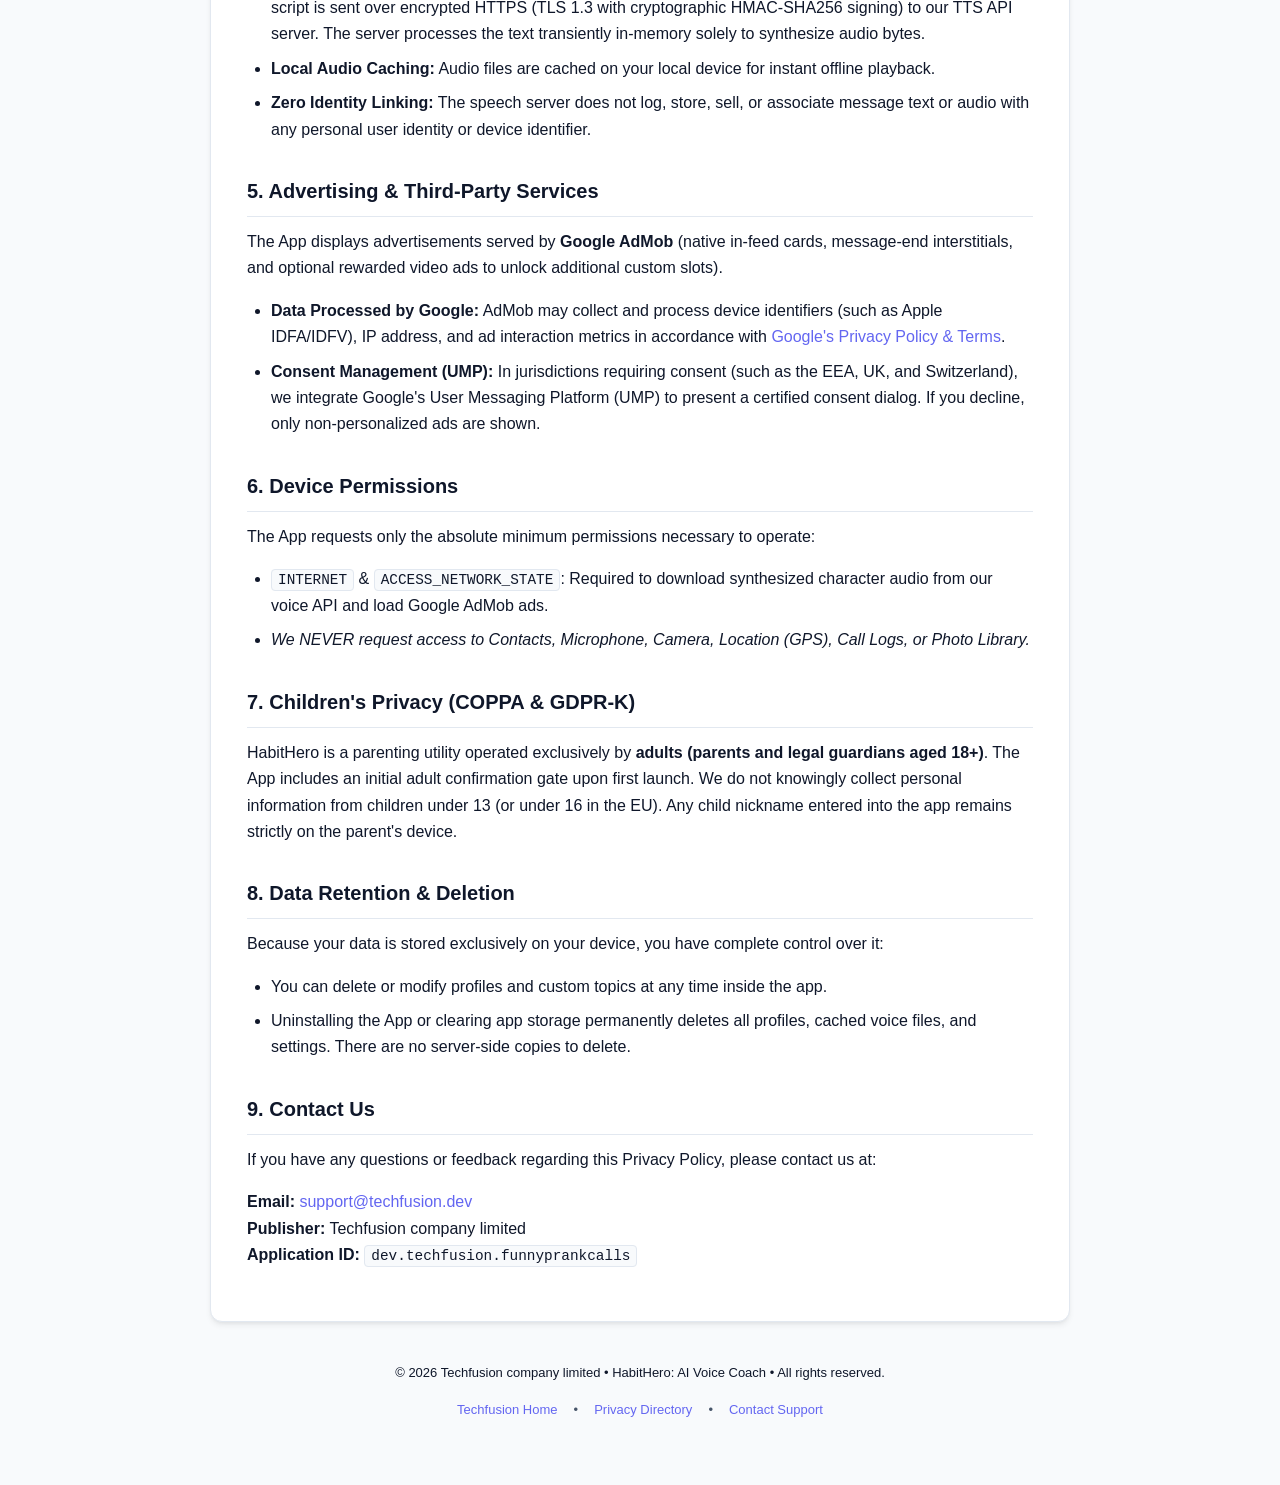
<file: privacy/habit-buddy-ai-voice-coach.html>
<!DOCTYPE html>
<html lang="en">
<head>
  <meta charset="UTF-8">
  <meta name="viewport" content="width=device-width, initial-scale=1.0">
  <title>Redirecting to HabitHero: AI Voice Coach Privacy Policy...</title>
  <meta http-equiv="refresh" content="0; url=habit-hero.html">
  <link rel="canonical" href="https://tf.io.vn/privacy/habit-hero.html">
  <link rel="icon" type="image/svg+xml" href="../favicon.svg">
  
  <!-- Modern Google Fonts -->
  <link rel="preconnect" href="https://fonts.googleapis.com">
  <link rel="preconnect" href="https://fonts.gstatic.com" crossorigin>
  <link href="https://fonts.googleapis.com/css2?family=JetBrains+Mono:wght@400;500;600&family=Plus+Jakarta+Sans:wght@400;500;600;700;800&display=swap" rel="stylesheet">
  
  <link rel="stylesheet" href="../css/style.css">
  <script>
    // Preserve URL hash and query parameters during redirection
    const destination = 'habit-hero.html' + window.location.search + window.location.hash;
    window.location.replace(destination);
  </script>
</head>
<body>

  <!-- Site Navigation Header -->
  <header class="site-header">
    <div class="container header-inner">
      <a href="../index.html" class="brand" aria-label="Techfusion company limited Home">
        <img src="../assets/logo.png" class="brand-logo" alt="Techfusion company limited Logo" width="36" height="36">
        <span class="brand-text">Techfusion company limited</span>
        <span class="brand-badge">Policy Portal</span>
      </a>
    </div>
  </header>

  <main class="main-content">
    <div class="container" style="padding: 4rem 1rem; text-align: center; max-width: 600px; margin: 0 auto;">
      <div style="font-size: 3rem; margin-bottom: 1rem;">🔄</div>
      <h1 style="font-size: 1.75rem; margin-bottom: 0.75rem;">Redirecting...</h1>
      <p style="color: var(--text-secondary); margin-bottom: 1.5rem; line-height: 1.6;">
        Redirecting to the official Privacy Policy for <strong>HabitHero: AI Voice Coach</strong>.
      </p>
      <a href="habit-hero.html" class="btn btn-primary" style="display: inline-flex; align-items: center; gap: 0.5rem;">
        Continue to HabitHero Policy &rarr;
      </a>
    </div>
  </main>

  <footer class="site-footer">
    <div class="container text-center" style="padding: 2rem 0; color: var(--text-muted); font-size: 0.85rem;">
      &copy; 2026 Techfusion company limited. All rights reserved.
    </div>
  </footer>

</body>
</html>
</file>
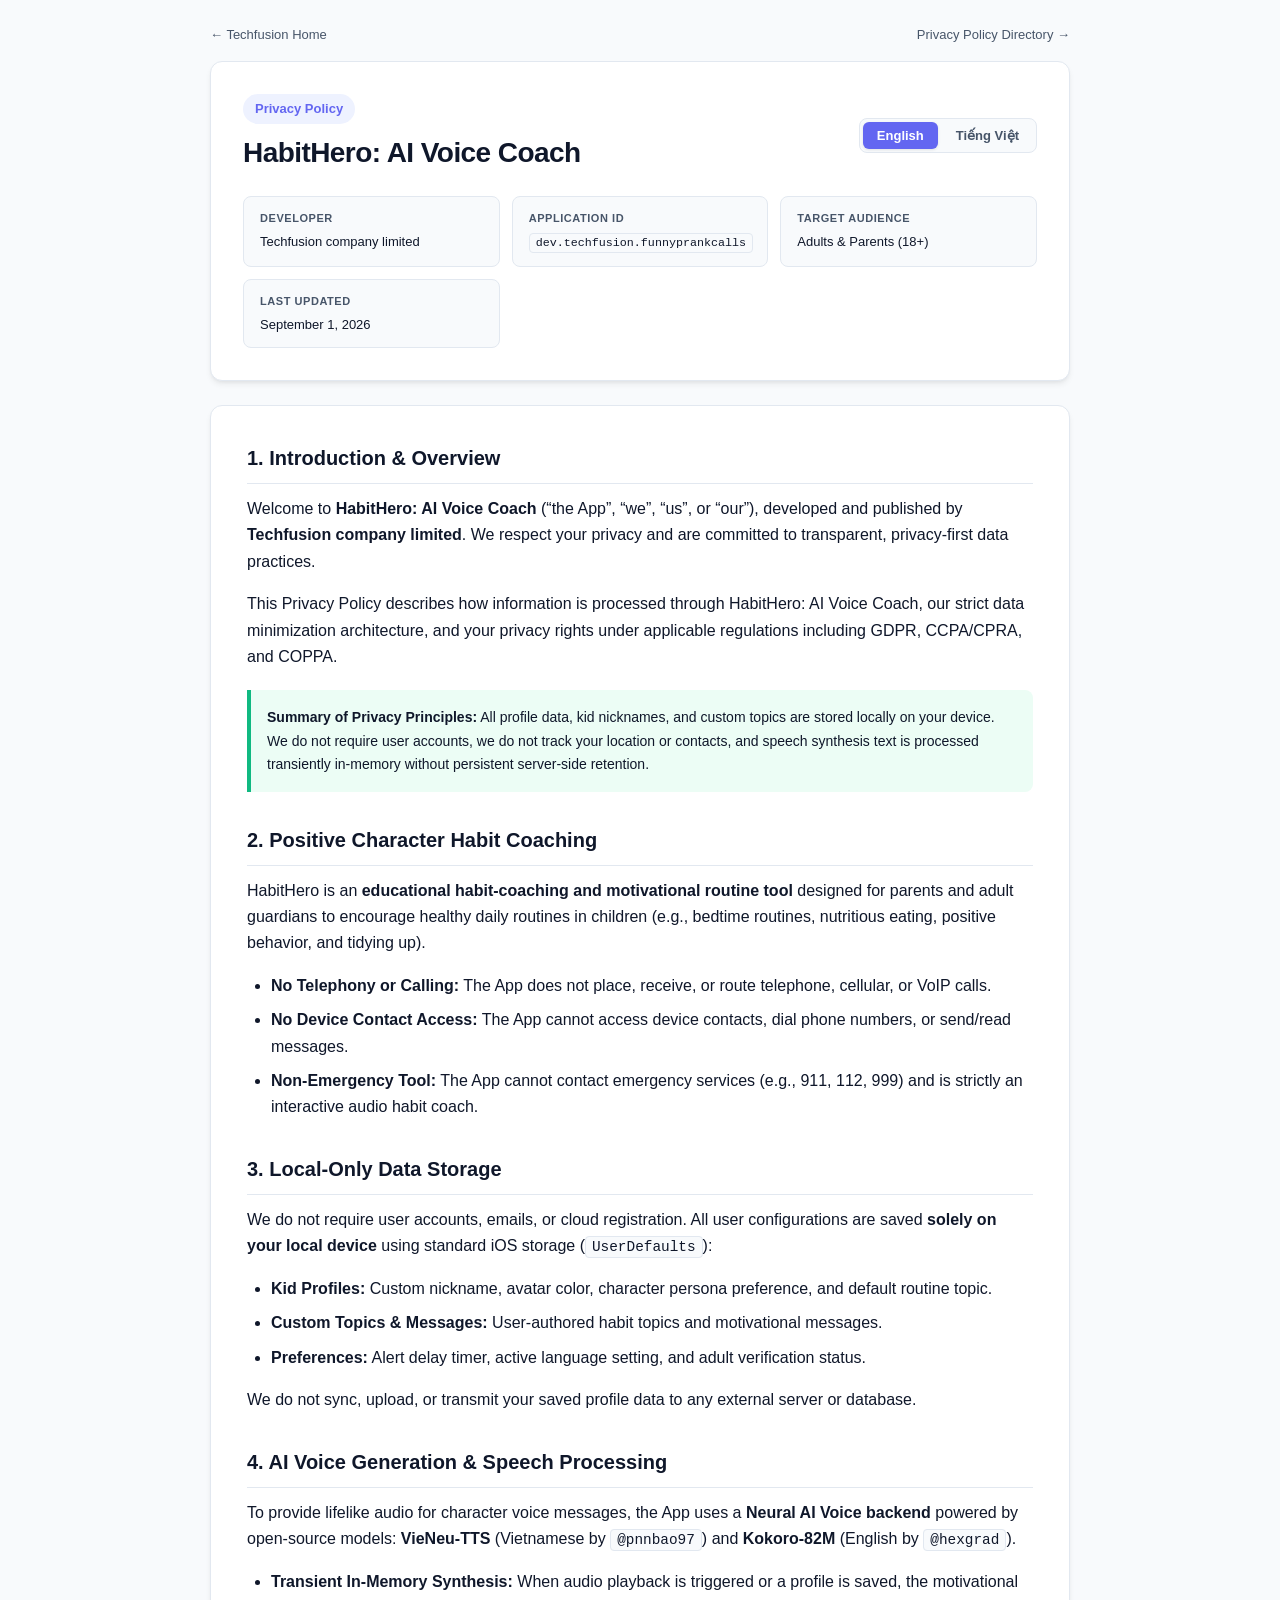
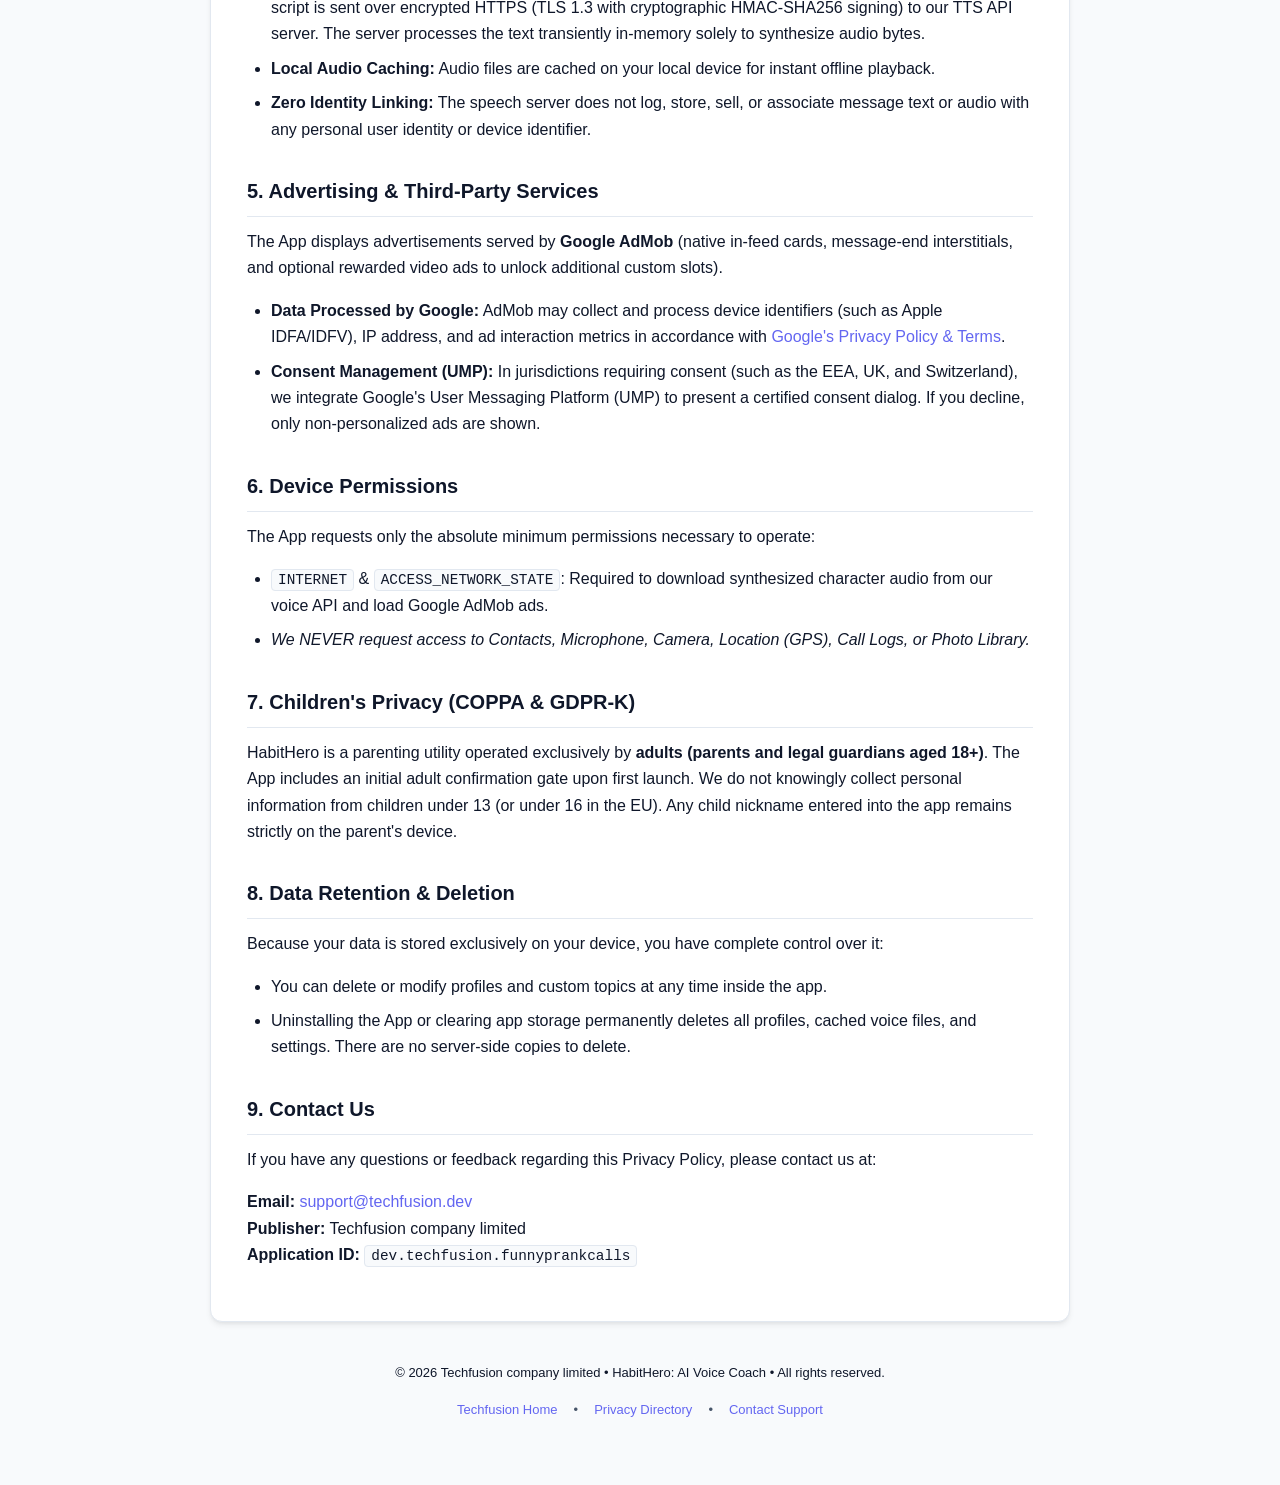
<file: privacy/habit-hero.html>
<!DOCTYPE html>
<html lang="en">
<head>
  <meta charset="UTF-8">
  <meta name="viewport" content="width=device-width, initial-scale=1.0">
  <title>Privacy Policy — HabitHero: AI Voice Coach</title>
  <meta name="description" content="Privacy Policy for HabitHero: AI Voice Coach mobile application by Techfusion company limited.">
  <link rel="icon" type="image/svg+xml" href="../favicon.svg">
  <link rel="canonical" href="https://tf.io.vn/privacy/habit-hero.html">
  <!-- Hidden for now: the app is not published yet. The page stays reachable
       because app stores require a live privacy policy URL. -->
  <meta name="robots" content="noindex, follow">
  <style>
    :root {
      --bg: #f8fafc;
      --card-bg: #ffffff;
      --text: #0f172a;
      --text-muted: #475569;
      --border: #e2e8f0;
      --primary: #6366f1;
      --primary-hover: #4f46e5;
      --primary-light: #eef2ff;
      --accent: #10b981;
      --accent-light: #ecfdf5;
      --shadow: 0 4px 6px -1px rgb(0 0 0 / 0.07), 0 2px 4px -2px rgb(0 0 0 / 0.07);
      --radius: 12px;
    }

    @media (prefers-color-scheme: dark) {
      :root {
        --bg: #0b0f19;
        --card-bg: #131b2e;
        --text: #f1f5f9;
        --text-muted: #94a3b8;
        --border: #1e293b;
        --primary: #818cf8;
        --primary-hover: #6366f1;
        --primary-light: #1e1b4b;
        --accent: #34d399;
        --accent-light: #064e3b;
        --shadow: 0 4px 6px -1px rgb(0 0 0 / 0.3), 0 2px 4px -2px rgb(0 0 0 / 0.3);
      }
    }

    * {
      box-sizing: border-box;
      margin: 0;
      padding: 0;
    }

    body {
      font-family: -apple-system, BlinkMacSystemFont, "Segoe UI", Roboto, Helvetica, Arial, sans-serif;
      line-height: 1.65;
      color: var(--text);
      background-color: var(--bg);
      padding: 24px 16px 64px;
    }

    .container {
      max-width: 860px;
      margin: 0 auto;
    }

    .top-nav {
      display: flex;
      justify-content: space-between;
      align-items: center;
      margin-bottom: 16px;
      font-size: 13px;
    }

    .top-nav a {
      color: var(--text-muted);
      text-decoration: none;
      display: inline-flex;
      align-items: center;
      gap: 6px;
      font-weight: 500;
      transition: color 0.15s ease;
    }

    .top-nav a:hover {
      color: var(--primary);
      text-decoration: none;
    }

    header {
      background-color: var(--card-bg);
      border: 1px solid var(--border);
      border-radius: var(--radius);
      padding: 32px;
      margin-bottom: 24px;
      box-shadow: var(--shadow);
    }

    .header-top {
      display: flex;
      justify-content: space-between;
      align-items: center;
      flex-wrap: wrap;
      gap: 16px;
      margin-bottom: 16px;
    }

    h1 {
      font-size: 28px;
      font-weight: 700;
      color: var(--text);
      letter-spacing: -0.02em;
    }

    .meta-badge {
      display: inline-block;
      font-size: 13px;
      font-weight: 600;
      padding: 4px 12px;
      border-radius: 9999px;
      background-color: var(--primary-light);
      color: var(--primary);
    }

    .lang-switcher {
      display: inline-flex;
      background: var(--bg);
      border: 1px solid var(--border);
      border-radius: 8px;
      padding: 3px;
      gap: 4px;
    }

    .lang-btn {
      border: none;
      background: transparent;
      padding: 6px 14px;
      border-radius: 6px;
      font-size: 13px;
      font-weight: 600;
      color: var(--text-muted);
      cursor: pointer;
      transition: all 0.15s ease;
    }

    .lang-btn.active {
      background: var(--primary);
      color: #ffffff;
      box-shadow: 0 1px 3px rgba(0,0,0,0.1);
    }

    .summary-grid {
      display: grid;
      grid-template-columns: repeat(auto-fit, minmax(240px, 1fr));
      gap: 12px;
      margin-top: 20px;
    }

    .summary-item {
      background: var(--bg);
      border: 1px solid var(--border);
      border-radius: 8px;
      padding: 12px 16px;
      font-size: 13px;
    }

    .summary-item strong {
      display: block;
      color: var(--text-muted);
      font-size: 11px;
      text-transform: uppercase;
      letter-spacing: 0.05em;
      margin-bottom: 4px;
    }

    .content-card {
      background-color: var(--card-bg);
      border: 1px solid var(--border);
      border-radius: var(--radius);
      padding: 36px;
      box-shadow: var(--shadow);
    }

    .lang-section {
      display: none;
    }

    .lang-section.active {
      display: block;
    }

    h2 {
      font-size: 20px;
      font-weight: 700;
      margin-top: 32px;
      margin-bottom: 12px;
      padding-bottom: 8px;
      border-bottom: 1px solid var(--border);
      color: var(--text);
    }

    h2:first-of-type {
      margin-top: 0;
    }

    h3 {
      font-size: 16px;
      font-weight: 600;
      margin-top: 20px;
      margin-bottom: 8px;
    }

    p {
      margin-bottom: 16px;
      color: var(--text);
    }

    ul, ol {
      margin-bottom: 16px;
      padding-left: 24px;
    }

    li {
      margin-bottom: 8px;
    }

    code {
      font-family: ui-monospace, SFMono-Regular, Menlo, Monaco, Consolas, "Liberation Mono", "Courier New", monospace;
      font-size: 0.9em;
      padding: 2px 6px;
      background: var(--bg);
      border: 1px solid var(--border);
      border-radius: 4px;
    }

    .callout {
      background-color: var(--primary-light);
      border-left: 4px solid var(--primary);
      padding: 16px;
      border-radius: 0 8px 8px 0;
      margin: 20px 0;
      font-size: 14px;
    }

    .callout-success {
      background-color: var(--accent-light);
      border-left-color: var(--accent);
    }

    a {
      color: var(--primary);
      text-decoration: none;
      font-weight: 500;
    }

    a:hover {
      text-decoration: underline;
    }

    footer {
      text-align: center;
      margin-top: 40px;
      font-size: 13px;
      color: var(--text-muted);
    }

    .footer-links {
      margin-top: 8px;
      display: flex;
      justify-content: center;
      gap: 16px;
    }

    @media (max-width: 640px) {
      body {
        padding: 16px 12px 48px;
      }
      header, .content-card {
        padding: 20px;
      }
      h1 {
        font-size: 22px;
      }
    }
  </style>
</head>
<body>
  <div class="container">
    <nav class="top-nav" aria-label="Portal Navigation">
      <a href="../index.html">
        &larr; Techfusion Home
      </a>
      <a href="index.html">
        Privacy Policy Directory &rarr;
      </a>
    </nav>

    <header>
      <div class="header-top">
        <div>
          <span class="meta-badge">Privacy Policy</span>
          <h1 style="margin-top: 6px;">HabitHero: AI Voice Coach</h1>
        </div>
        <div class="lang-switcher">
          <button class="lang-btn active" id="btn-en" onclick="setLang('en')">English</button>
          <button class="lang-btn" id="btn-vi" onclick="setLang('vi')">Tiếng Việt</button>
        </div>
      </div>

      <div class="summary-grid">
        <div class="summary-item">
          <strong>Developer</strong>
          Techfusion company limited
        </div>
        <div class="summary-item">
          <strong>Application ID</strong>
          <code>dev.techfusion.funnyprankcalls</code>
        </div>
        <div class="summary-item">
          <strong>Target Audience</strong>
          Adults &amp; Parents (18+)
        </div>
        <div class="summary-item">
          <strong>Last Updated</strong>
          September 1, 2026
        </div>
      </div>
    </header>

    <main class="content-card">
      <!-- English Section -->
      <section id="section-en" class="lang-section active">
        <h2>1. Introduction &amp; Overview</h2>
        <p>Welcome to <strong>HabitHero: AI Voice Coach</strong> (&ldquo;the App&rdquo;, &ldquo;we&rdquo;, &ldquo;us&rdquo;, or &ldquo;our&rdquo;), developed and published by <strong>Techfusion company limited</strong>. We respect your privacy and are committed to transparent, privacy-first data practices.</p>
        <p>This Privacy Policy describes how information is processed through HabitHero: AI Voice Coach, our strict data minimization architecture, and your privacy rights under applicable regulations including GDPR, CCPA/CPRA, and COPPA.</p>

        <div class="callout callout-success">
          <strong>Summary of Privacy Principles:</strong> All profile data, kid nicknames, and custom topics are stored locally on your device. We do not require user accounts, we do not track your location or contacts, and speech synthesis text is processed transiently in-memory without persistent server-side retention.
        </div>

        <h2>2. Positive Character Habit Coaching</h2>
        <p>HabitHero is an <strong>educational habit-coaching and motivational routine tool</strong> designed for parents and adult guardians to encourage healthy daily routines in children (e.g., bedtime routines, nutritious eating, positive behavior, and tidying up).</p>
        <ul>
          <li><strong>No Telephony or Calling:</strong> The App does not place, receive, or route telephone, cellular, or VoIP calls.</li>
          <li><strong>No Device Contact Access:</strong> The App cannot access device contacts, dial phone numbers, or send/read messages.</li>
          <li><strong>Non-Emergency Tool:</strong> The App cannot contact emergency services (e.g., 911, 112, 999) and is strictly an interactive audio habit coach.</li>
        </ul>

        <h2>3. Local-Only Data Storage</h2>
        <p>We do not require user accounts, emails, or cloud registration. All user configurations are saved <strong>solely on your local device</strong> using standard iOS storage (<code>UserDefaults</code>):</p>
        <ul>
          <li><strong>Kid Profiles:</strong> Custom nickname, avatar color, character persona preference, and default routine topic.</li>
          <li><strong>Custom Topics &amp; Messages:</strong> User-authored habit topics and motivational messages.</li>
          <li><strong>Preferences:</strong> Alert delay timer, active language setting, and adult verification status.</li>
        </ul>
        <p>We do not sync, upload, or transmit your saved profile data to any external server or database.</p>

        <h2>4. AI Voice Generation &amp; Speech Processing</h2>
        <p>To provide lifelike audio for character voice messages, the App uses a <strong>Neural AI Voice backend</strong> powered by open-source models: <strong>VieNeu-TTS</strong> (Vietnamese by <code>@pnnbao97</code>) and <strong>Kokoro-82M</strong> (English by <code>@hexgrad</code>).</p>
        <ul>
          <li><strong>Transient In-Memory Synthesis:</strong> When audio playback is triggered or a profile is saved, the motivational script is sent over encrypted HTTPS (TLS 1.3 with cryptographic HMAC-SHA256 signing) to our TTS API server. The server processes the text transiently in-memory solely to synthesize audio bytes.</li>
          <li><strong>Local Audio Caching:</strong> Audio files are cached on your local device for instant offline playback.</li>
          <li><strong>Zero Identity Linking:</strong> The speech server does not log, store, sell, or associate message text or audio with any personal user identity or device identifier.</li>
        </ul>

        <h2>5. Advertising &amp; Third-Party Services</h2>
        <p>The App displays advertisements served by <strong>Google AdMob</strong> (native in-feed cards, message-end interstitials, and optional rewarded video ads to unlock additional custom slots).</p>
        <ul>
          <li><strong>Data Processed by Google:</strong> AdMob may collect and process device identifiers (such as Apple IDFA/IDFV), IP address, and ad interaction metrics in accordance with <a href="https://policies.google.com/technologies/ads" target="_blank" rel="noopener">Google's Privacy Policy &amp; Terms</a>.</li>
          <li><strong>Consent Management (UMP):</strong> In jurisdictions requiring consent (such as the EEA, UK, and Switzerland), we integrate Google's User Messaging Platform (UMP) to present a certified consent dialog. If you decline, only non-personalized ads are shown.</li>
        </ul>

        <h2>6. Device Permissions</h2>
        <p>The App requests only the absolute minimum permissions necessary to operate:</p>
        <ul>
          <li><code>INTERNET</code> &amp; <code>ACCESS_NETWORK_STATE</code>: Required to download synthesized character audio from our voice API and load Google AdMob ads.</li>
          <li><em>We NEVER request access to Contacts, Microphone, Camera, Location (GPS), Call Logs, or Photo Library.</em></li>
        </ul>

        <h2>7. Children's Privacy (COPPA &amp; GDPR-K)</h2>
        <p>HabitHero is a parenting utility operated exclusively by <strong>adults (parents and legal guardians aged 18+)</strong>. The App includes an initial adult confirmation gate upon first launch. We do not knowingly collect personal information from children under 13 (or under 16 in the EU). Any child nickname entered into the app remains strictly on the parent's device.</p>

        <h2>8. Data Retention &amp; Deletion</h2>
        <p>Because your data is stored exclusively on your device, you have complete control over it:</p>
        <ul>
          <li>You can delete or modify profiles and custom topics at any time inside the app.</li>
          <li>Uninstalling the App or clearing app storage permanently deletes all profiles, cached voice files, and settings. There are no server-side copies to delete.</li>
        </ul>

        <h2>9. Contact Us</h2>
        <p>If you have any questions or feedback regarding this Privacy Policy, please contact us at:</p>
        <p><strong>Email:</strong> <a href="mailto:support@techfusion.dev">support@techfusion.dev</a><br>
        <strong>Publisher:</strong> Techfusion company limited<br>
        <strong>Application ID:</strong> <code>dev.techfusion.funnyprankcalls</code></p>
      </section>

      <!-- Vietnamese Section -->
      <section id="section-vi" class="lang-section">
        <h2>1. Giới thiệu &amp; Tổng quan</h2>
        <p>Chào mừng bạn đến với <strong>HabitHero: AI Voice Coach</strong> (&ldquo;Ứng dụng&rdquo;, &ldquo;chúng tôi&rdquo;), được phát triển và phát hành bởi <strong>Công ty TNHH Techfusion</strong>. Chúng tôi tôn trọng quyền riêng tư và cam kết bảo vệ dữ liệu của người dùng.</p>
        <p>Chính sách bảo mật này giải thích cách dữ liệu được xử lý, nguyên tắc tối giản dữ liệu và quyền riêng tư của bạn khi sử dụng ứng dụng.</p>

        <div class="callout callout-success">
          <strong>Tóm tắt nguyên tắc bảo mật:</strong> Toàn bộ dữ liệu hồ sơ, tên bé và chủ đề tùy chỉnh được lưu trữ cục bộ trên thiết bị của bạn. Ứng dụng không yêu cầu tạo tài khoản, không theo dõi vị trí hay danh bạ, và lời thoại tạo giọng đọc AI chỉ được xử lý tạm thời trong bộ nhớ máy chủ mà không lưu trữ vĩnh viễn.
        </div>

        <h2>2. Tính năng hỗ trợ rèn thói quen tích cực</h2>
        <p>HabitHero là <strong>công cụ hỗ trợ phụ huynh rèn luyện thói quen tích cực cho trẻ</strong> thông qua các thông điệp âm thanh động viên từ nhân vật (như giờ đi ngủ, ăn ngoan, tự giác dọn dẹp đồ chơi, chăm học).</p>
        <ul>
          <li><strong>Không phải cuộc gọi điện thoại:</strong> Ứng dụng KHÔNG thực hiện, chuyển tiếp hay nhận cuộc gọi di động hoặc viễn thông thực tế.</li>
          <li><strong>Không truy cập danh bạ:</strong> Ứng dụng không thể quay số, không truy cập danh bạ, và không đọc/gửi tin nhắn.</li>
          <li><strong>Không dùng khẩn cấp:</strong> Ứng dụng <strong>KHÔNG THỂ gọi cứu hộ khẩn cấp</strong> (như 113, 114, 115, 911) và chỉ phục vụ mục đích hỗ trợ rèn thói quen gia đình.</li>
        </ul>

        <h2>3. Dữ liệu chỉ lưu trên thiết bị</h2>
        <p>Ứng dụng không yêu cầu tạo tài khoản hay đăng ký email. Mọi thông tin do bạn thiết lập được lưu trữ <strong>hoàn toàn trên máy</strong> (<code>UserDefaults</code> trên iOS):</p>
        <ul>
          <li><strong>Hồ sơ bé:</strong> Tên/biệt danh tùy chọn, màu đại diện, nhân vật đồng hành và chủ đề mặc định.</li>
          <li><strong>Chủ đề &amp; Lời thoại tùy chỉnh:</strong> Kịch bản động viên do bạn tự soạn thảo.</li>
          <li><strong>Cài đặt:</strong> Thời gian đếm ngược, ngôn ngữ và xác nhận độ tuổi người lớn.</li>
        </ul>
        <p>Chúng tôi không đồng bộ hay tải hồ sơ của bạn lên bất kỳ máy chủ từ xa nào.</p>

        <h2>4. Tạo giọng nói AI &amp; Xử lý Text-to-Speech</h2>
        <p>Để phát âm thanh sống động cho các nhân vật, ứng dụng sử dụng <strong>Bộ giọng AI Neural</strong> với các mô hình mã nguồn mở: <strong>VieNeu-TTS</strong> (Tiếng Việt bởi <code>@pnnbao97</code>) và <strong>Kokoro-82M</strong> (Tiếng Anh bởi <code>@hexgrad</code>).</p>
        <ul>
          <li><strong>Xử lý tạm thời trong bộ nhớ:</strong> Khi phát âm thanh hoặc lưu hồ sơ, lời thoại được gửi qua kết nối bảo mật HTTPS (TLS 1.3 và chữ ký HMAC) tới máy chủ TTS. Máy chủ chỉ xử lý tạm thời trong RAM để tạo tệp âm thanh.</li>
          <li><strong>Lưu đệm trên máy:</strong> Tệp âm thanh sau khi tạo được lưu đệm trên máy bạn để phát lại ngoại tuyến.</li>
          <li><strong>Không liên kết danh tính:</strong> Máy chủ không lưu trữ, không bán và không liên kết lời thoại với bất kỳ danh tính người dùng nào.</li>
        </ul>

        <h2>5. Quảng cáo &amp; Dịch vụ bên thứ ba</h2>
        <p>Ứng dụng hiển thị quảng cáo qua mạng lưới <strong>Google AdMob</strong> (quảng cáo tự nhiên trên trang chủ, quảng cáo toàn màn hình và video có thưởng để mở thêm vị trí tùy chỉnh).</p>
        <ul>
          <li><strong>Dữ liệu do Google xử lý:</strong> Google AdMob có thể xử lý mã định danh thiết bị (Apple IDFA/IDFV), địa chỉ IP và số liệu tương tác theo <a href="https://policies.google.com/technologies/ads" target="_blank" rel="noopener">Chính sách Bảo mật của Google</a>.</li>
          <li><strong>Quản lý đồng ý (UMP):</strong> Tại các khu vực như EEA, Anh, Thụy Sĩ, chúng tôi sử dụng Google UMP để xin ý kiến của bạn về quảng cáo cá nhân hóa.</li>
        </ul>

        <h2>6. Quyền truy cập thiết bị</h2>
        <p>Ứng dụng chỉ yêu cầu quyền tối thiểu:</p>
        <ul>
          <li><code>INTERNET</code> &amp; <code>ACCESS_NETWORK_STATE</code>: Tải âm thanh giọng nói AI và tải quảng cáo AdMob.</li>
          <li><em>TUYỆT ĐỐI KHÔNG yêu cầu quyền Danh bạ, Micro thu âm, Camera, Vị trí GPS hay Thư viện ảnh.</em></li>
        </ul>

        <h2>7. Quyền riêng tư của trẻ em</h2>
        <p>Ứng dụng là công cụ dành riêng cho <strong>người lớn (cha mẹ, người giám hộ từ 18 tuổi trở lên)</strong> thao tác. Chúng tôi không chủ động thu thập thông tin cá nhân của trẻ em dưới 13 tuổi (hoặc dưới 16 tuổi tại EU).</p>

        <h2>8. Xóa dữ liệu</h2>
        <p>Toàn bộ quyền kiểm soát dữ liệu thuộc về bạn:</p>
        <ul>
          <li>Bạn có thể chỉnh sửa hoặc xóa hồ sơ bất cứ lúc nào trong ứng dụng.</li>
          <li>Gỡ cài đặt ứng dụng hoặc xóa dữ liệu ứng dụng trong Cài đặt điện thoại sẽ xóa vĩnh viễn toàn bộ dữ liệu trên thiết bị. Không có dữ liệu lưu trữ trên máy chủ.</li>
        </ul>

        <h2>9. Thông tin liên hệ</h2>
        <p>Mọi thắc mắc hoặc yêu cầu liên quan đến chính sách bảo mật, vui lòng liên hệ:</p>
        <p><strong>Email:</strong> <a href="mailto:support@techfusion.dev">support@techfusion.dev</a><br>
        <strong>Nhà phát triển:</strong> Công ty TNHH Techfusion<br>
        <strong>Mã ứng dụng:</strong> <code>dev.techfusion.funnyprankcalls</code></p>
      </section>
    </main>

    <footer>
      <p>&copy; 2026 Techfusion company limited &bull; HabitHero: AI Voice Coach &bull; All rights reserved.</p>
      <div class="footer-links">
        <a href="../index.html">Techfusion Home</a> &bull;
        <a href="index.html">Privacy Directory</a> &bull;
        <a href="mailto:support@techfusion.dev">Contact Support</a>
      </div>
    </footer>
  </div>

  <script>
    function setLang(lang) {
      document.querySelectorAll('.lang-section').forEach(el => el.classList.remove('active'));
      document.querySelectorAll('.lang-btn').forEach(el => el.classList.remove('active'));
      
      const targetSection = document.getElementById('section-' + lang);
      const targetBtn = document.getElementById('btn-' + lang);
      if (targetSection) targetSection.classList.add('active');
      if (targetBtn) targetBtn.classList.add('active');
      document.documentElement.lang = lang;
      try {
        localStorage.setItem('tf_habit_buddy_lang', lang);
      } catch (e) {}
    }

    // Restore saved language or detect browser preference on load
    document.addEventListener('DOMContentLoaded', () => {
      let preferredLang = 'en';
      try {
        const saved = localStorage.getItem('tf_habit_buddy_lang');
        if (saved) {
          preferredLang = saved;
        } else {
          const userLangs = navigator.languages || [navigator.language || 'en'];
          for (const l of userLangs) {
            if (l && l.toLowerCase().startsWith('vi')) {
              preferredLang = 'vi';
              break;
            }
          }
        }
      } catch (e) {}
      setLang(preferredLang);
    });
  </script>
</body>
</html>
</file>
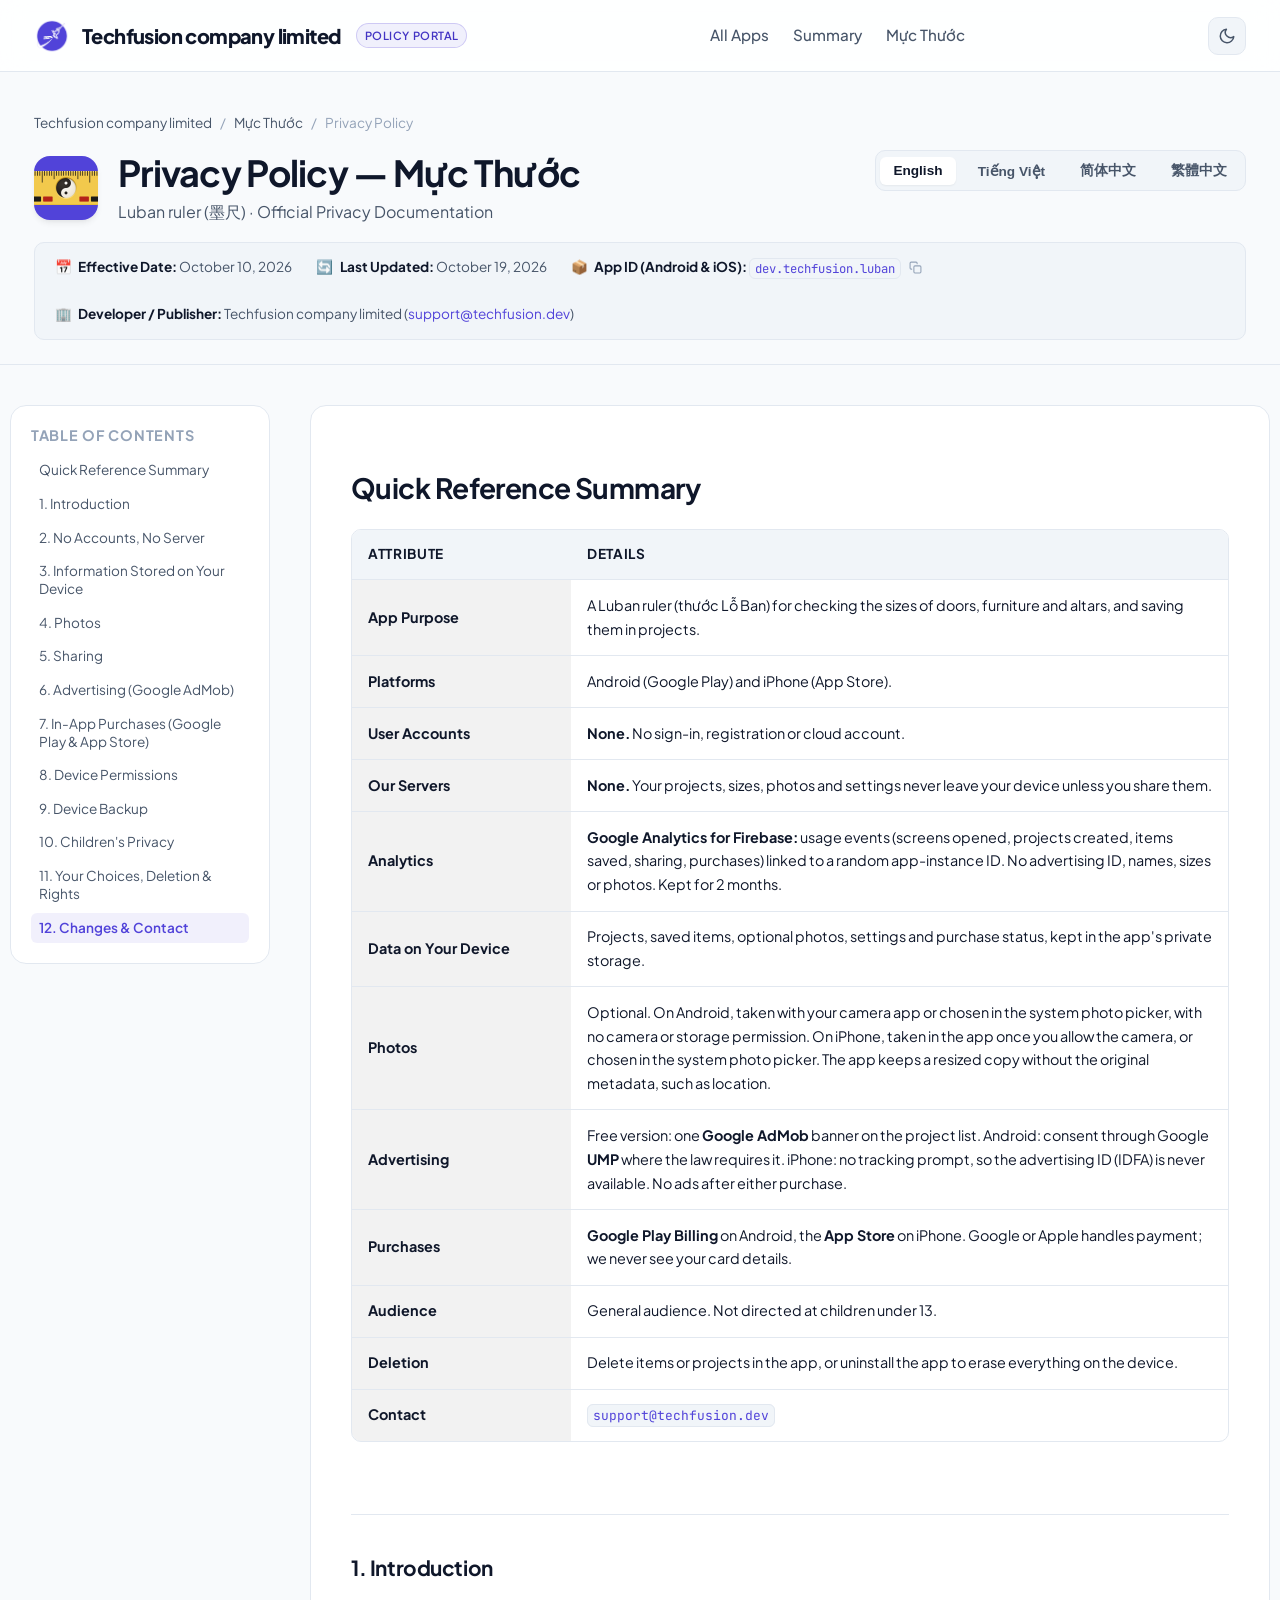
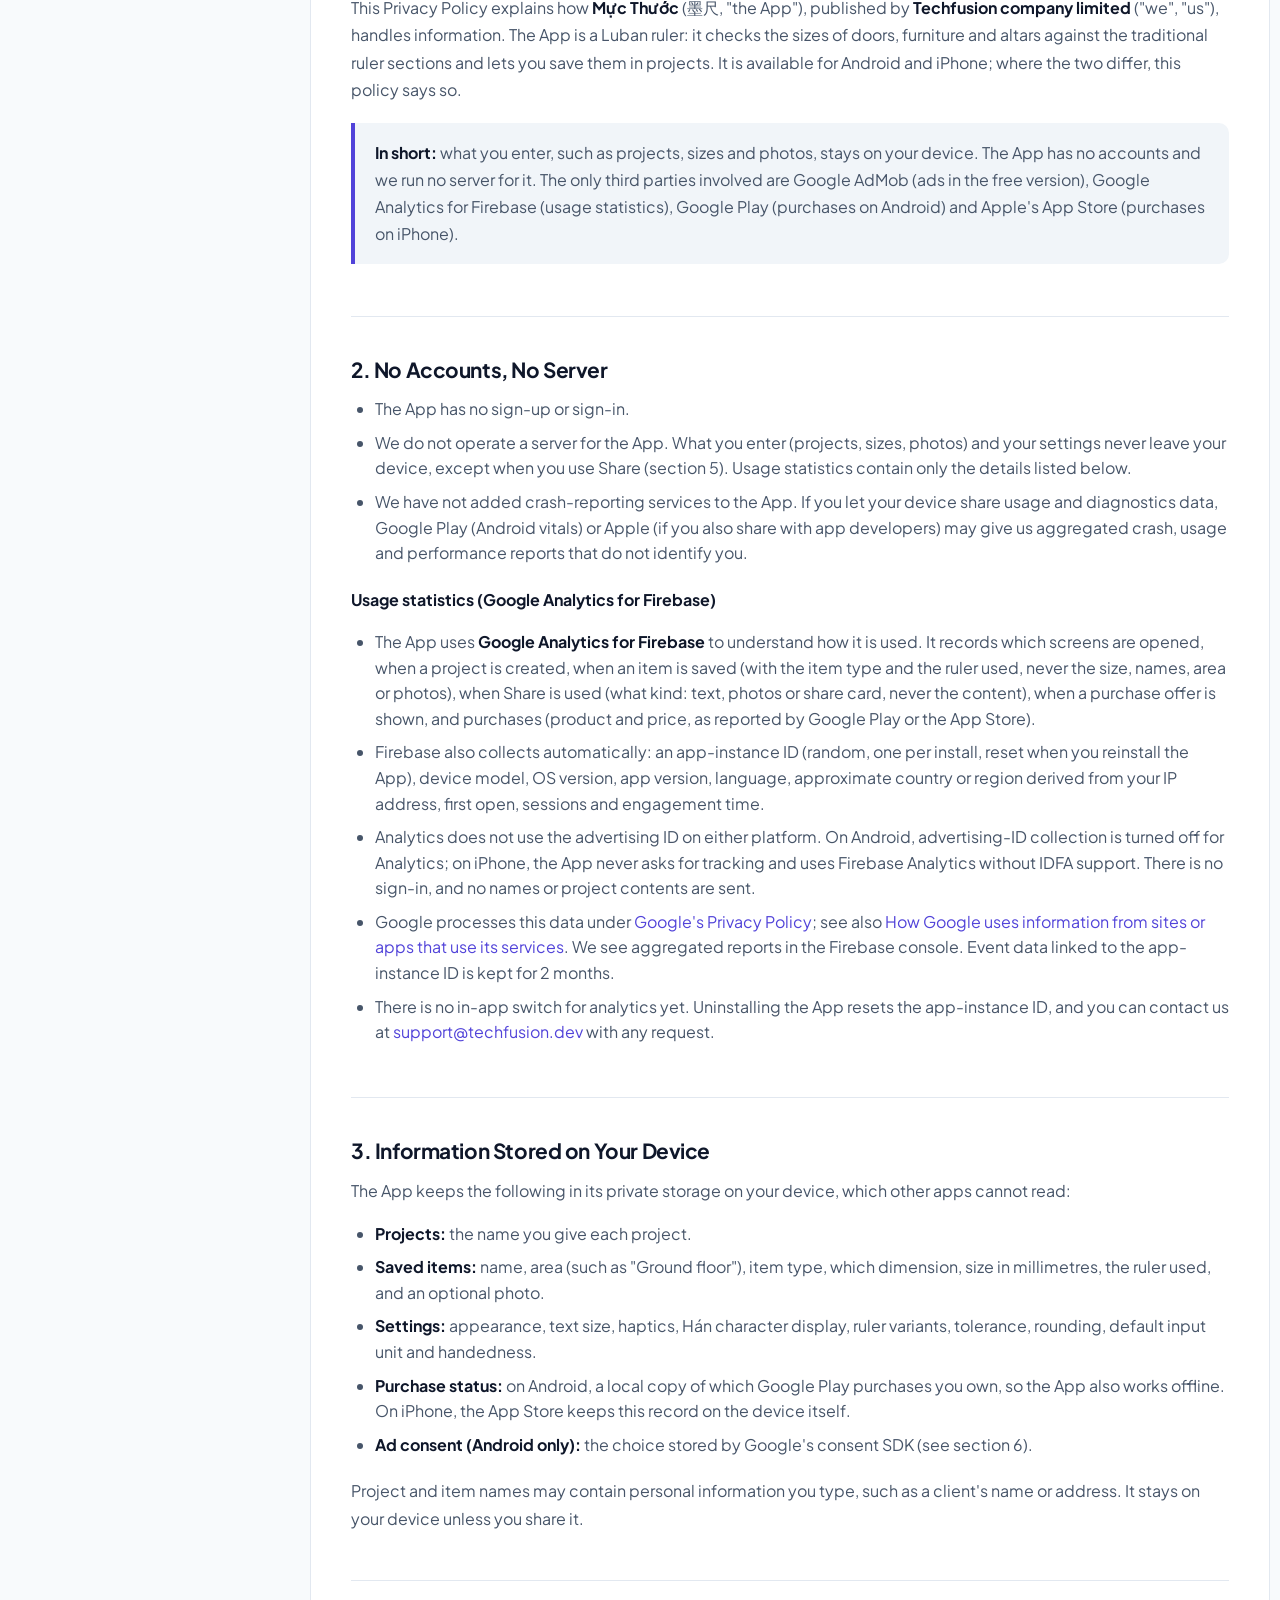
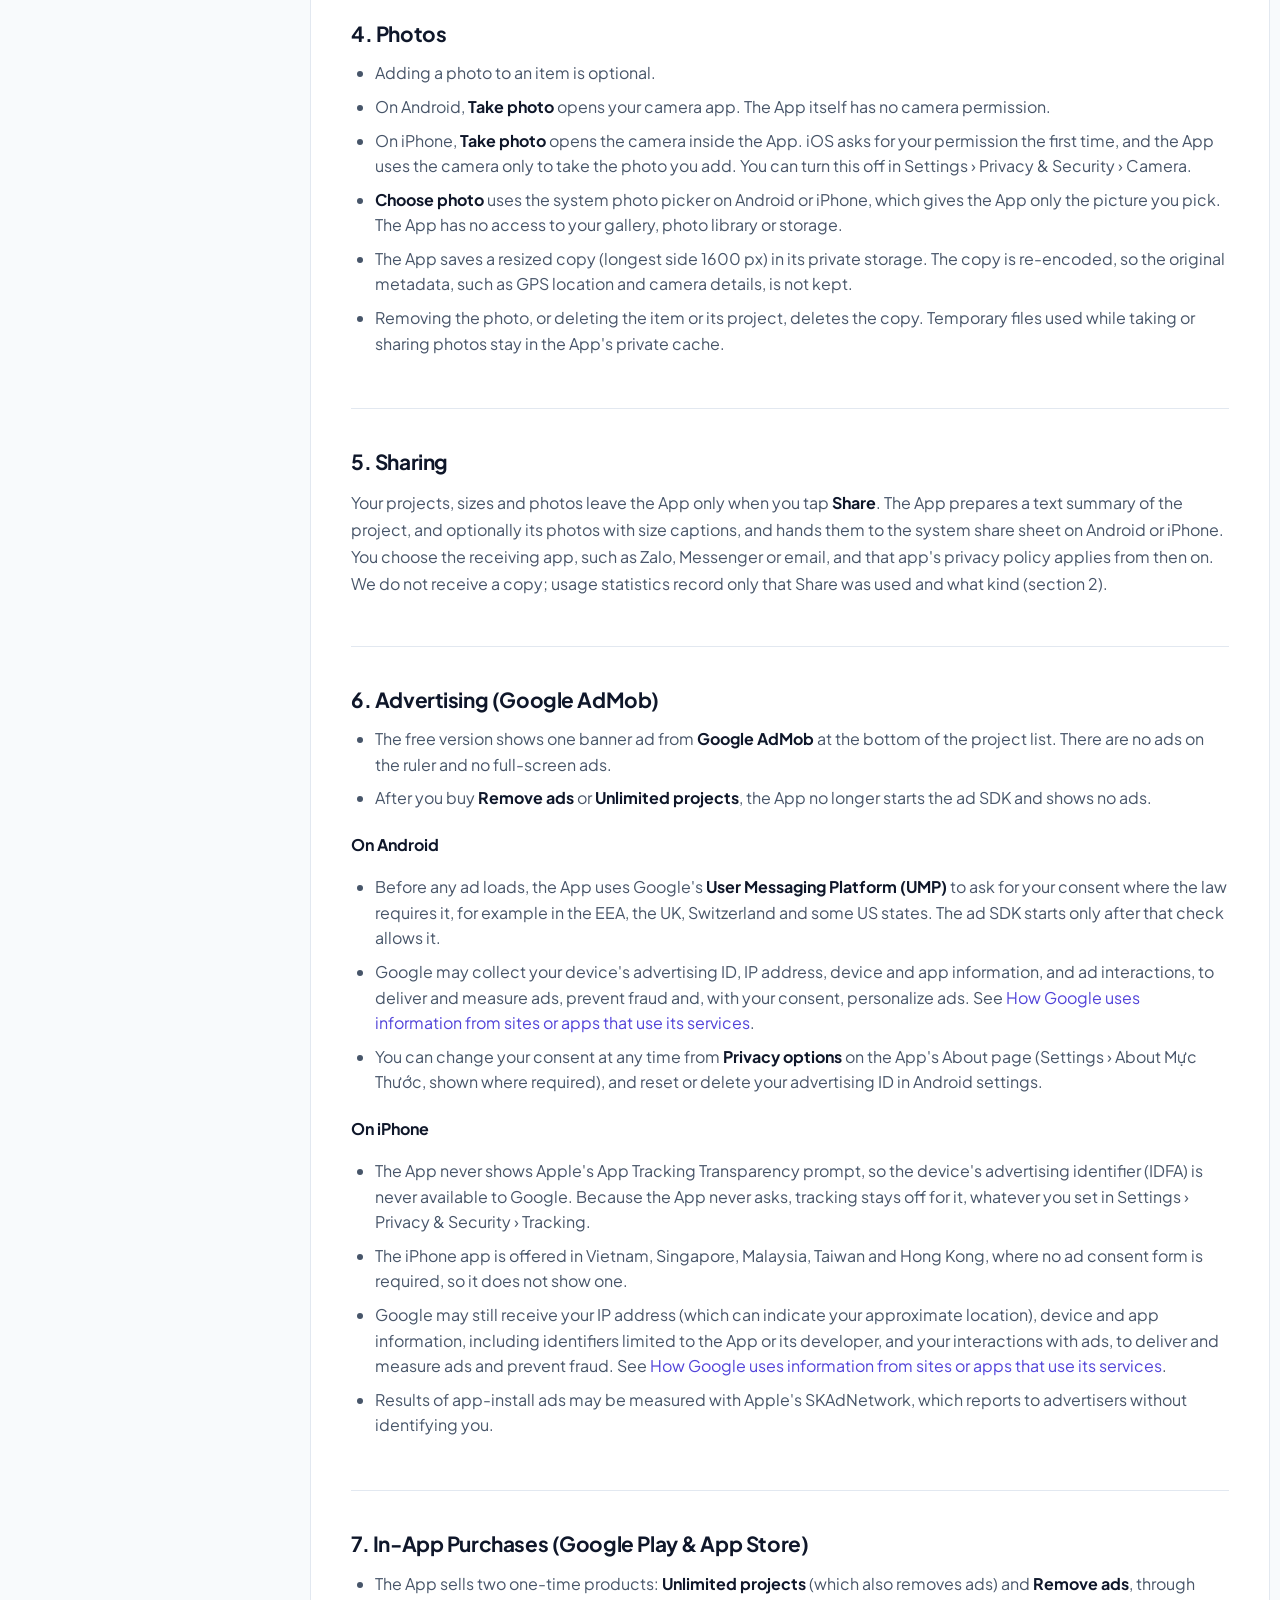
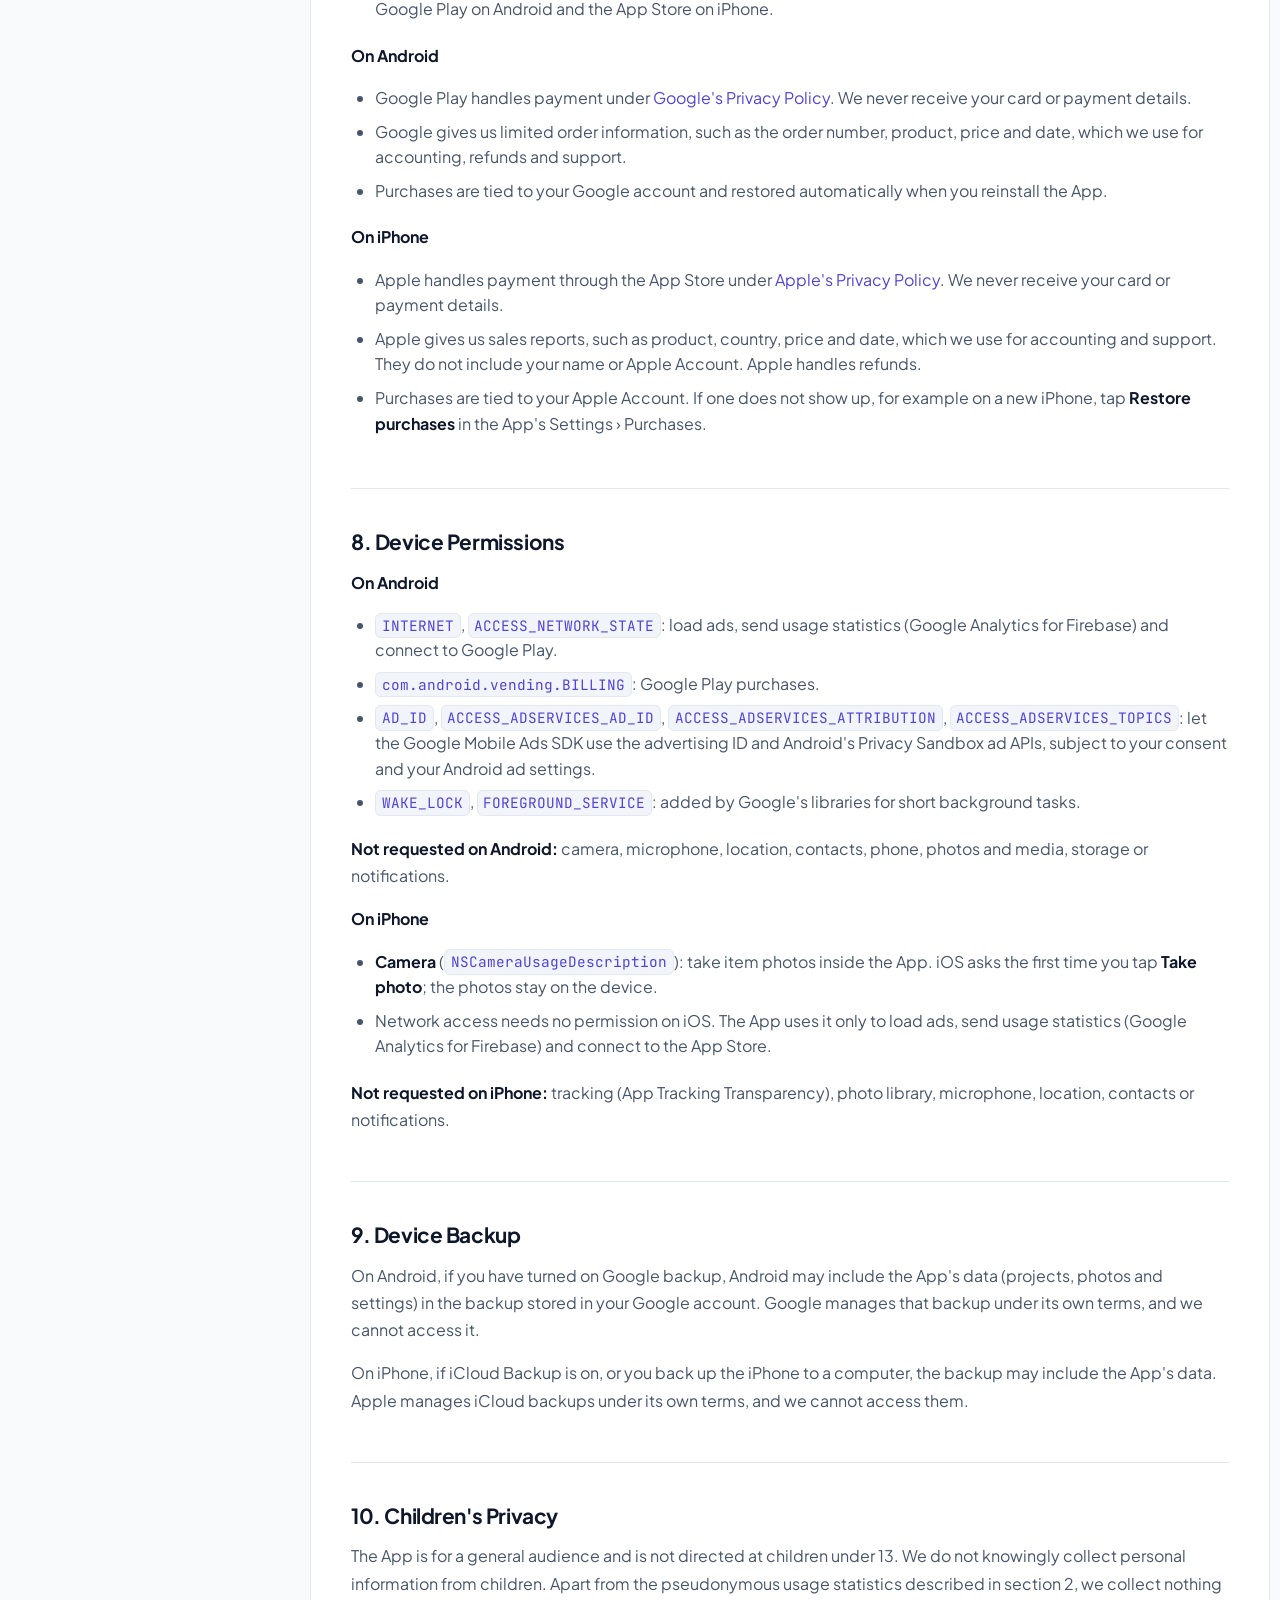
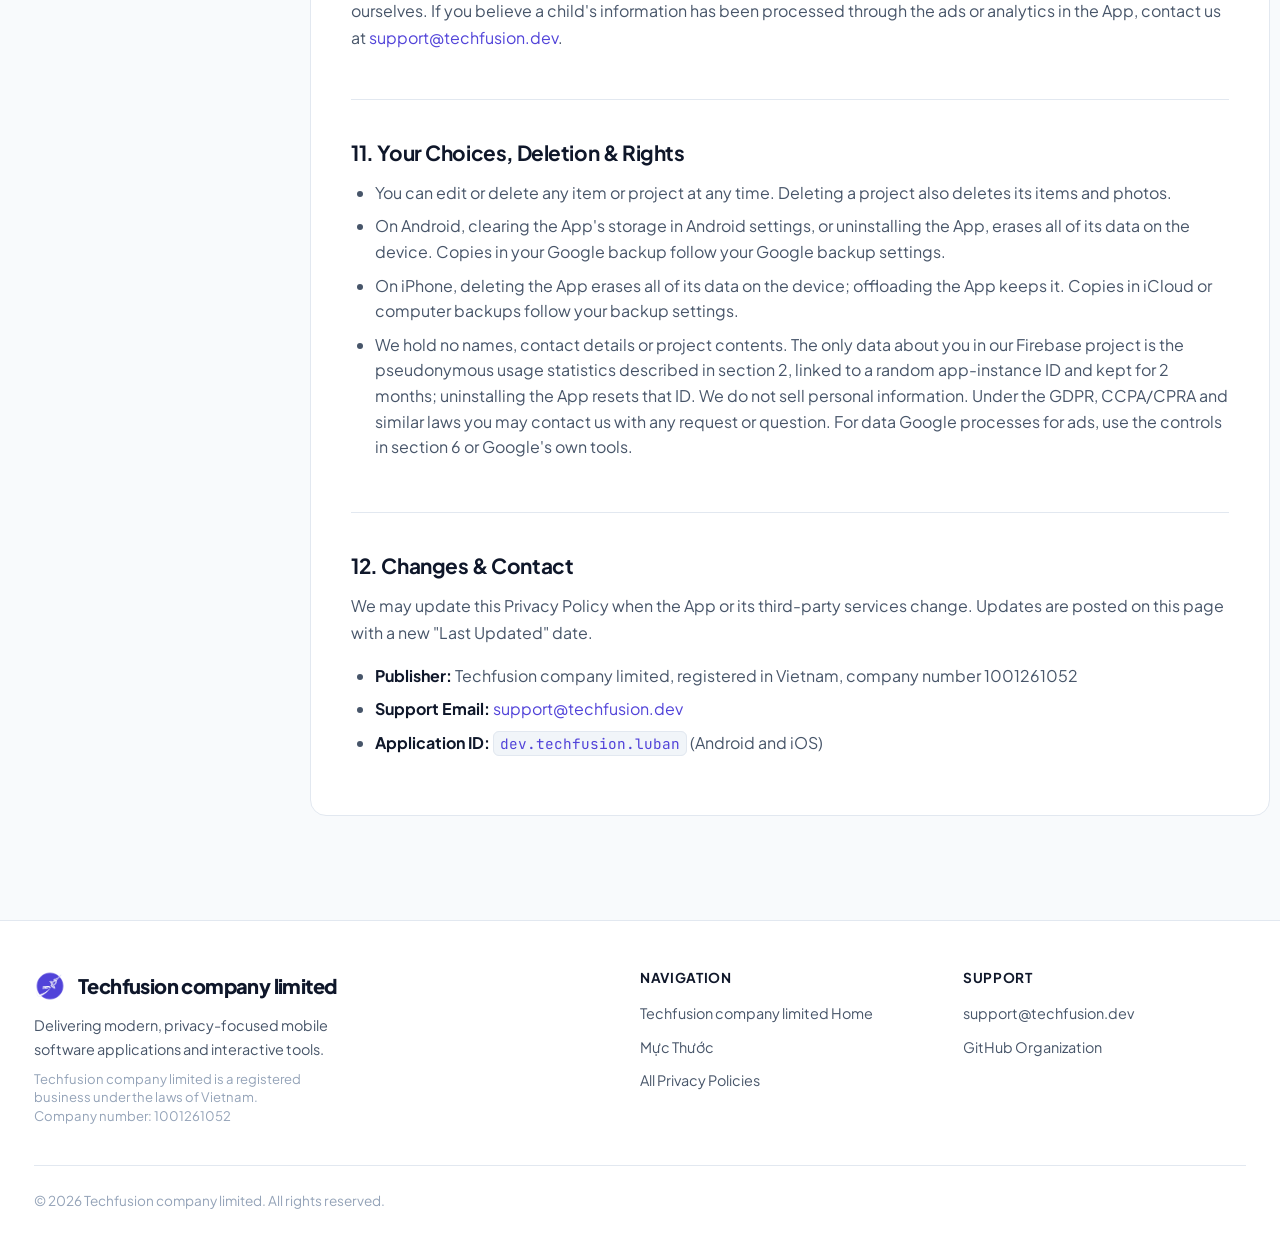
<file: privacy/muc-thuoc.html>
<!DOCTYPE html>
<html lang="en">
<head>
  <meta charset="UTF-8">
  <meta name="viewport" content="width=device-width, initial-scale=1.0">
  <title>Privacy Policy — Mực Thước (墨尺) | Techfusion company limited</title>
  <meta name="description" content="Official Privacy Policy for Mực Thước (墨尺), the Luban ruler app for Android and iOS (dev.techfusion.luban), published by Techfusion company limited.">
  <link rel="icon" type="image/png" sizes="48x48" href="../assets/muc-thuoc/favicon-48.png">
  <link rel="apple-touch-icon" href="../assets/muc-thuoc/apple-touch-icon.png">
  <link rel="canonical" href="https://tf.io.vn/privacy/muc-thuoc.html">

  <!-- Modern Google Fonts -->
  <link rel="preconnect" href="https://fonts.googleapis.com">
  <link rel="preconnect" href="https://fonts.gstatic.com" crossorigin>
  <link href="https://fonts.googleapis.com/css2?family=JetBrains+Mono:wght@400;500;600&family=Plus+Jakarta+Sans:wght@400;500;600;700;800&display=swap" rel="stylesheet">

  <!-- Stylesheet -->
  <link rel="stylesheet" href="../css/style.css">
</head>
<body class="app-muc-thuoc">

  <!-- Site Navigation Header -->
  <header class="site-header">
    <div class="container header-inner">
      <a href="../index.html" class="brand" aria-label="Techfusion company limited Home">
        <img src="../assets/logo.png" class="brand-logo" alt="Techfusion company limited Logo" width="36" height="36">
        <span class="brand-text">Techfusion company limited</span>
        <span class="brand-badge">Policy Portal</span>
      </a>

      <nav aria-label="Main Navigation">
        <ul class="nav-links">
          <li><a href="../index.html#apps" class="nav-link">All Apps</a></li>
          <li><a href="#summary-en" class="nav-link" data-lang="en">Summary</a><a href="#summary-vi" class="nav-link hidden" data-lang="vi">Tóm Tắt</a><a href="#summary-zh-Hans" class="nav-link hidden" data-lang="zh-Hans">摘要</a><a href="#summary-zh-Hant" class="nav-link hidden" data-lang="zh-Hant">摘要</a></li>
          <li><a href="../muc-thuoc/" class="nav-link">Mực Thước</a></li>
        </ul>
      </nav>

      <div class="header-actions">
        <button id="theme-toggle" class="theme-toggle-btn" aria-label="Toggle Dark / Light Theme" title="Toggle Theme">
          <svg id="sun-icon" viewBox="0 0 24 24" fill="none" stroke="currentColor" stroke-width="2" stroke-linecap="round" stroke-linejoin="round">
            <circle cx="12" cy="12" r="5"></circle>
            <line x1="12" y1="1" x2="12" y2="3"></line>
            <line x1="12" y1="21" x2="12" y2="23"></line>
            <line x1="4.22" y1="4.22" x2="5.64" y2="5.64"></line>
            <line x1="18.36" y1="18.36" x2="19.78" y2="19.78"></line>
            <line x1="1" y1="12" x2="3" y2="12"></line>
            <line x1="21" y1="12" x2="23" y2="12"></line>
            <line x1="4.22" y1="19.78" x2="5.64" y2="18.36"></line>
            <line x1="18.36" y1="5.64" x2="19.78" y2="4.22"></line>
          </svg>
          <svg id="moon-icon" style="display:none;" viewBox="0 0 24 24" fill="none" stroke="currentColor" stroke-width="2" stroke-linecap="round" stroke-linejoin="round">
            <path d="M21 12.79A9 9 0 1 1 11.21 3 7 7 0 0 0 21 12.79z"></path>
          </svg>
        </button>
      </div>
    </div>
  </header>

  <!-- Main Content Area -->
  <main class="main-content">

    <!-- Policy Header Bar -->
    <section class="policy-header">
      <div class="container">

        <!-- Breadcrumb Navigation -->
        <nav class="breadcrumb" aria-label="Breadcrumb">
          <a href="../index.html">Techfusion company limited</a>
          <span>/</span>
          <a href="../muc-thuoc/">Mực Thước</a>
          <span>/</span>
          <span data-lang="en">Privacy Policy</span>
          <span data-lang="vi" class="hidden">Chính Sách Bảo Mật</span>
          <span data-lang="zh-Hans" class="hidden">隐私政策</span>
          <span data-lang="zh-Hant" class="hidden">隱私權政策</span>
        </nav>

        <div class="policy-title-container">
          <div style="display: flex; align-items: center; gap: 1.25rem; flex-wrap: wrap;">
            <div class="app-icon" style="box-shadow: var(--shadow-md);"><img src="../assets/muc-thuoc/icon.png" alt="Mực Thước app icon" width="64" height="64"></div>
            <div>
              <div data-lang="en">
                <h1 class="policy-title">Privacy Policy — Mực Thước</h1>
                <p style="margin-top: 0.25rem; font-size: 1rem;">Luban ruler (墨尺) · Official Privacy Documentation</p>
              </div>
              <div data-lang="vi" class="hidden">
                <h1 class="policy-title">Chính Sách Bảo Mật — Mực Thước</h1>
                <p style="margin-top: 0.25rem; font-size: 1rem;">Thước Lỗ Ban · Tài liệu chính sách bảo mật chính thức</p>
              </div>
              <div data-lang="zh-Hans" class="hidden">
                <h1 class="policy-title">隐私政策 — 墨尺</h1>
                <p style="margin-top: 0.25rem; font-size: 1rem;">鲁班尺 · 官方隐私政策文件</p>
              </div>
              <div data-lang="zh-Hant" class="hidden">
                <h1 class="policy-title">隱私權政策 — 墨尺</h1>
                <p style="margin-top: 0.25rem; font-size: 1rem;">魯班尺 · 官方隱私權政策文件</p>
              </div>
            </div>
          </div>

          <!-- Language Selector -->
          <div class="language-switch-bar" aria-label="Language Selector">
            <button class="lang-btn active" data-lang-target="en" title="Switch to English">English</button>
            <button class="lang-btn" data-lang-target="vi" title="Chuyển sang Tiếng Việt">Tiếng Việt</button>
            <button class="lang-btn" data-lang-target="zh-Hans" title="切换到简体中文">简体中文</button>
            <button class="lang-btn" data-lang-target="zh-Hant" title="切換到繁體中文">繁體中文</button>
          </div>
        </div>

        <!-- Meta Details Box (English) -->
        <div class="meta-details-bar" data-lang="en">
          <div class="meta-item"><span>📅</span><span><strong>Effective Date:</strong> October 10, 2026</span></div>
          <div class="meta-item"><span>🔄</span><span><strong>Last Updated:</strong> October 19, 2026</span></div>
          <div class="meta-item">
            <span>📦</span>
            <span><strong>App ID (Android &amp; iOS):</strong> <code>dev.techfusion.luban</code></span>
            <button class="copy-badge-btn" data-copy-text="dev.techfusion.luban" title="Copy App Package ID">
              <svg width="13" height="13" viewBox="0 0 24 24" fill="none" stroke="currentColor" stroke-width="2" stroke-linecap="round" stroke-linejoin="round">
                <rect x="9" y="9" width="13" height="13" rx="2" ry="2"></rect>
                <path d="M5 15H4a2 2 0 0 1-2-2V4a2 2 0 0 1 2-2h9a2 2 0 0 1 2 2v1"></path>
              </svg>
            </button>
          </div>
          <div class="meta-item"><span>🏢</span><span><strong>Developer / Publisher:</strong> Techfusion company limited (<a href="mailto:support@techfusion.dev">support@techfusion.dev</a>)</span></div>
        </div>

        <!-- Meta Details Box (Vietnamese) -->
        <div class="meta-details-bar hidden" data-lang="vi">
          <div class="meta-item"><span>📅</span><span><strong>Ngày hiệu lực:</strong> 10 Tháng 10, 2026</span></div>
          <div class="meta-item"><span>🔄</span><span><strong>Cập nhật lần cuối:</strong> 19 Tháng 10, 2026</span></div>
          <div class="meta-item">
            <span>📦</span>
            <span><strong>Mã ứng dụng (Android &amp; iOS):</strong> <code>dev.techfusion.luban</code></span>
            <button class="copy-badge-btn" data-copy-text="dev.techfusion.luban" title="Sao chép Mã Ứng Dụng">
              <svg width="13" height="13" viewBox="0 0 24 24" fill="none" stroke="currentColor" stroke-width="2" stroke-linecap="round" stroke-linejoin="round">
                <rect x="9" y="9" width="13" height="13" rx="2" ry="2"></rect>
                <path d="M5 15H4a2 2 0 0 1-2-2V4a2 2 0 0 1 2-2h9a2 2 0 0 1 2 2v1"></path>
              </svg>
            </button>
          </div>
          <div class="meta-item"><span>🏢</span><span><strong>Nhà phát hành:</strong> Công ty TNHH Techfusion (<a href="mailto:support@techfusion.dev">support@techfusion.dev</a>)</span></div>
        </div>

        <!-- Meta Details Box (Simplified Chinese) -->
        <div class="meta-details-bar hidden" data-lang="zh-Hans">
          <div class="meta-item"><span>📅</span><span><strong>生效日期：</strong>2026 年 10 月 10 日</span></div>
          <div class="meta-item"><span>🔄</span><span><strong>最后更新：</strong>2026 年 10 月 19 日</span></div>
          <div class="meta-item">
            <span>📦</span>
            <span><strong>应用 ID（Android 与 iOS）：</strong><code>dev.techfusion.luban</code></span>
            <button class="copy-badge-btn" data-copy-text="dev.techfusion.luban" title="复制应用 ID">
              <svg width="13" height="13" viewBox="0 0 24 24" fill="none" stroke="currentColor" stroke-width="2" stroke-linecap="round" stroke-linejoin="round">
                <rect x="9" y="9" width="13" height="13" rx="2" ry="2"></rect>
                <path d="M5 15H4a2 2 0 0 1-2-2V4a2 2 0 0 1 2-2h9a2 2 0 0 1 2 2v1"></path>
              </svg>
            </button>
          </div>
          <div class="meta-item"><span>🏢</span><span><strong>开发者 / 发行商：</strong>Techfusion company limited（<a href="mailto:support@techfusion.dev">support@techfusion.dev</a>）</span></div>
        </div>

        <!-- Meta Details Box (Traditional Chinese) -->
        <div class="meta-details-bar hidden" data-lang="zh-Hant">
          <div class="meta-item"><span>📅</span><span><strong>生效日期：</strong>2026 年 10 月 10 日</span></div>
          <div class="meta-item"><span>🔄</span><span><strong>最後更新：</strong>2026 年 10 月 19 日</span></div>
          <div class="meta-item">
            <span>📦</span>
            <span><strong>App ID（Android 與 iOS）：</strong><code>dev.techfusion.luban</code></span>
            <button class="copy-badge-btn" data-copy-text="dev.techfusion.luban" title="複製 App ID">
              <svg width="13" height="13" viewBox="0 0 24 24" fill="none" stroke="currentColor" stroke-width="2" stroke-linecap="round" stroke-linejoin="round">
                <rect x="9" y="9" width="13" height="13" rx="2" ry="2"></rect>
                <path d="M5 15H4a2 2 0 0 1-2-2V4a2 2 0 0 1 2-2h9a2 2 0 0 1 2 2v1"></path>
              </svg>
            </button>
          </div>
          <div class="meta-item"><span>🏢</span><span><strong>開發者 / 發行商：</strong>Techfusion company limited（<a href="mailto:support@techfusion.dev">support@techfusion.dev</a>）</span></div>
        </div>

      </div>
    </section>

    <!-- Policy Content Section with Sticky TOC -->
    <div class="container policy-layout">

      <!-- Interactive Sidebar Table of Contents -->
      <aside class="policy-sidebar" aria-label="Table of Contents">

        <div id="toc-en">
          <h3 class="sidebar-title">Table of Contents</h3>
          <ul class="toc-list">
            <li><a href="#summary-en" class="toc-link">Quick Reference Summary</a></li>
            <li><a href="#en-1" class="toc-link">1. Introduction</a></li>
            <li><a href="#en-2" class="toc-link">2. No Accounts, No Server</a></li>
            <li><a href="#en-3" class="toc-link">3. Information Stored on Your Device</a></li>
            <li><a href="#en-4" class="toc-link">4. Photos</a></li>
            <li><a href="#en-5" class="toc-link">5. Sharing</a></li>
            <li><a href="#en-6" class="toc-link">6. Advertising (Google AdMob)</a></li>
            <li><a href="#en-7" class="toc-link">7. In-App Purchases (Google Play &amp; App Store)</a></li>
            <li><a href="#en-8" class="toc-link">8. Device Permissions</a></li>
            <li><a href="#en-9" class="toc-link">9. Device Backup</a></li>
            <li><a href="#en-10" class="toc-link">10. Children's Privacy</a></li>
            <li><a href="#en-11" class="toc-link">11. Your Choices, Deletion &amp; Rights</a></li>
            <li><a href="#en-12" class="toc-link">12. Changes &amp; Contact</a></li>
          </ul>
        </div>

        <div id="toc-vi" class="hidden">
          <h3 class="sidebar-title">Mục Lục</h3>
          <ul class="toc-list">
            <li><a href="#summary-vi" class="toc-link">Bảng Tóm Tắt Nhanh</a></li>
            <li><a href="#vi-1" class="toc-link">1. Giới thiệu</a></li>
            <li><a href="#vi-2" class="toc-link">2. Không tài khoản, không máy chủ</a></li>
            <li><a href="#vi-3" class="toc-link">3. Dữ liệu lưu trên thiết bị</a></li>
            <li><a href="#vi-4" class="toc-link">4. Ảnh</a></li>
            <li><a href="#vi-5" class="toc-link">5. Chia sẻ</a></li>
            <li><a href="#vi-6" class="toc-link">6. Quảng cáo (Google AdMob)</a></li>
            <li><a href="#vi-7" class="toc-link">7. Mua trong ứng dụng (Google Play &amp; App Store)</a></li>
            <li><a href="#vi-8" class="toc-link">8. Quyền truy cập thiết bị</a></li>
            <li><a href="#vi-9" class="toc-link">9. Sao lưu thiết bị</a></li>
            <li><a href="#vi-10" class="toc-link">10. Quyền riêng tư của trẻ em</a></li>
            <li><a href="#vi-11" class="toc-link">11. Lựa chọn, xóa dữ liệu &amp; quyền của bạn</a></li>
            <li><a href="#vi-12" class="toc-link">12. Thay đổi &amp; liên hệ</a></li>
          </ul>
        </div>

        <div id="toc-zh-Hans" class="hidden">
          <h3 class="sidebar-title">目录</h3>
          <ul class="toc-list">
            <li><a href="#summary-zh-Hans" class="toc-link">摘要</a></li>
            <li><a href="#zh-Hans-1" class="toc-link">1. 简介</a></li>
            <li><a href="#zh-Hans-2" class="toc-link">2. 无账号、无服务器</a></li>
            <li><a href="#zh-Hans-3" class="toc-link">3. 保存在设备上的信息</a></li>
            <li><a href="#zh-Hans-4" class="toc-link">4. 照片</a></li>
            <li><a href="#zh-Hans-5" class="toc-link">5. 分享</a></li>
            <li><a href="#zh-Hans-6" class="toc-link">6. 广告（Google AdMob）</a></li>
            <li><a href="#zh-Hans-7" class="toc-link">7. 应用内购买（Google Play 与 App Store）</a></li>
            <li><a href="#zh-Hans-8" class="toc-link">8. 设备权限</a></li>
            <li><a href="#zh-Hans-9" class="toc-link">9. 设备备份</a></li>
            <li><a href="#zh-Hans-10" class="toc-link">10. 儿童隐私</a></li>
            <li><a href="#zh-Hans-11" class="toc-link">11. 你的选择、删除与权利</a></li>
            <li><a href="#zh-Hans-12" class="toc-link">12. 变更与联系方式</a></li>
          </ul>
        </div>

        <div id="toc-zh-Hant" class="hidden">
          <h3 class="sidebar-title">目錄</h3>
          <ul class="toc-list">
            <li><a href="#summary-zh-Hant" class="toc-link">摘要</a></li>
            <li><a href="#zh-Hant-1" class="toc-link">1. 簡介</a></li>
            <li><a href="#zh-Hant-2" class="toc-link">2. 無帳號、無伺服器</a></li>
            <li><a href="#zh-Hant-3" class="toc-link">3. 儲存在裝置上的資訊</a></li>
            <li><a href="#zh-Hant-4" class="toc-link">4. 照片</a></li>
            <li><a href="#zh-Hant-5" class="toc-link">5. 分享</a></li>
            <li><a href="#zh-Hant-6" class="toc-link">6. 廣告（Google AdMob）</a></li>
            <li><a href="#zh-Hant-7" class="toc-link">7. App 內購買（Google Play 與 App Store）</a></li>
            <li><a href="#zh-Hant-8" class="toc-link">8. 裝置權限</a></li>
            <li><a href="#zh-Hant-9" class="toc-link">9. 裝置備份</a></li>
            <li><a href="#zh-Hant-10" class="toc-link">10. 兒童隱私</a></li>
            <li><a href="#zh-Hant-11" class="toc-link">11. 你的選擇、刪除與權利</a></li>
            <li><a href="#zh-Hant-12" class="toc-link">12. 變更與聯絡方式</a></li>
          </ul>
        </div>

      </aside>

      <!-- Main Policy Article -->
      <article class="policy-article">

        <!-- ========================================== -->
        <!-- ENGLISH PRIVACY POLICY                     -->
        <!-- ========================================== -->
        <div class="lang-section-en">

          <section id="summary-en" class="policy-section">
            <h2>Quick Reference Summary</h2>
            <div class="summary-table-container">
              <table class="summary-table">
                <thead>
                  <tr><th>Attribute</th><th>Details</th></tr>
                </thead>
                <tbody>
                  <tr><td><strong>App Purpose</strong></td><td>A Luban ruler (thước Lỗ Ban) for checking the sizes of doors, furniture and altars, and saving them in projects.</td></tr>
                  <tr><td><strong>Platforms</strong></td><td>Android (Google Play) and iPhone (App Store).</td></tr>
                  <tr><td><strong>User Accounts</strong></td><td><strong>None.</strong> No sign-in, registration or cloud account.</td></tr>
                  <tr><td><strong>Our Servers</strong></td><td><strong>None.</strong> Your projects, sizes, photos and settings never leave your device unless you share them.</td></tr>
                  <tr><td><strong>Analytics</strong></td><td><strong>Google Analytics for Firebase:</strong> usage events (screens opened, projects created, items saved, sharing, purchases) linked to a random app-instance ID. No advertising ID, names, sizes or photos. Kept for 2 months.</td></tr>
                  <tr><td><strong>Data on Your Device</strong></td><td>Projects, saved items, optional photos, settings and purchase status, kept in the app's private storage.</td></tr>
                  <tr><td><strong>Photos</strong></td><td>Optional. On Android, taken with your camera app or chosen in the system photo picker, with no camera or storage permission. On iPhone, taken in the app once you allow the camera, or chosen in the system photo picker. The app keeps a resized copy without the original metadata, such as location.</td></tr>
                  <tr><td><strong>Advertising</strong></td><td>Free version: one <strong>Google AdMob</strong> banner on the project list. Android: consent through Google <strong>UMP</strong> where the law requires it. iPhone: no tracking prompt, so the advertising ID (IDFA) is never available. No ads after either purchase.</td></tr>
                  <tr><td><strong>Purchases</strong></td><td><strong>Google Play Billing</strong> on Android, the <strong>App Store</strong> on iPhone. Google or Apple handles payment; we never see your card details.</td></tr>
                  <tr><td><strong>Audience</strong></td><td>General audience. Not directed at children under 13.</td></tr>
                  <tr><td><strong>Deletion</strong></td><td>Delete items or projects in the app, or uninstall the app to erase everything on the device.</td></tr>
                  <tr><td><strong>Contact</strong></td><td><code>support@techfusion.dev</code></td></tr>
                </tbody>
              </table>
            </div>
          </section>

          <section id="en-1" class="policy-section">
            <h3>1. Introduction</h3>
            <p>This Privacy Policy explains how <strong>Mực Thước</strong> (墨尺, "the App"), published by <strong>Techfusion company limited</strong> ("we", "us"), handles information. The App is a Luban ruler: it checks the sizes of doors, furniture and altars against the traditional ruler sections and lets you save them in projects. It is available for Android and iPhone; where the two differ, this policy says so.</p>
            <div class="highlight-box">
              <p><strong>In short:</strong> what you enter, such as projects, sizes and photos, stays on your device. The App has no accounts and we run no server for it. The only third parties involved are Google AdMob (ads in the free version), Google Analytics for Firebase (usage statistics), Google Play (purchases on Android) and Apple's App Store (purchases on iPhone).</p>
            </div>
          </section>

          <section id="en-2" class="policy-section">
            <h3>2. No Accounts, No Server</h3>
            <ul>
              <li>The App has no sign-up or sign-in.</li>
              <li>We do not operate a server for the App. What you enter (projects, sizes, photos) and your settings never leave your device, except when you use Share (section 5). Usage statistics contain only the details listed below.</li>
              <li>We have not added crash-reporting services to the App. If you let your device share usage and diagnostics data, Google Play (Android vitals) or Apple (if you also share with app developers) may give us aggregated crash, usage and performance reports that do not identify you.</li>
            </ul>
            <p><strong>Usage statistics (Google Analytics for Firebase)</strong></p>
            <ul>
              <li>The App uses <strong>Google Analytics for Firebase</strong> to understand how it is used. It records which screens are opened, when a project is created, when an item is saved (with the item type and the ruler used, never the size, names, area or photos), when Share is used (what kind: text, photos or share card, never the content), when a purchase offer is shown, and purchases (product and price, as reported by Google Play or the App Store).</li>
              <li>Firebase also collects automatically: an app-instance ID (random, one per install, reset when you reinstall the App), device model, OS version, app version, language, approximate country or region derived from your IP address, first open, sessions and engagement time.</li>
              <li>Analytics does not use the advertising ID on either platform. On Android, advertising-ID collection is turned off for Analytics; on iPhone, the App never asks for tracking and uses Firebase Analytics without IDFA support. There is no sign-in, and no names or project contents are sent.</li>
              <li>Google processes this data under <a href="https://policies.google.com/privacy" target="_blank" rel="noopener">Google's Privacy Policy</a>; see also <a href="https://policies.google.com/technologies/partner-sites" target="_blank" rel="noopener">How Google uses information from sites or apps that use its services</a>. We see aggregated reports in the Firebase console. Event data linked to the app-instance ID is kept for 2 months.</li>
              <li>There is no in-app switch for analytics yet. Uninstalling the App resets the app-instance ID, and you can contact us at <a href="mailto:support@techfusion.dev">support@techfusion.dev</a> with any request.</li>
            </ul>
          </section>

          <section id="en-3" class="policy-section">
            <h3>3. Information Stored on Your Device</h3>
            <p>The App keeps the following in its private storage on your device, which other apps cannot read:</p>
            <ul>
              <li><strong>Projects:</strong> the name you give each project.</li>
              <li><strong>Saved items:</strong> name, area (such as "Ground floor"), item type, which dimension, size in millimetres, the ruler used, and an optional photo.</li>
              <li><strong>Settings:</strong> appearance, text size, haptics, Hán character display, ruler variants, tolerance, rounding, default input unit and handedness.</li>
              <li><strong>Purchase status:</strong> on Android, a local copy of which Google Play purchases you own, so the App also works offline. On iPhone, the App Store keeps this record on the device itself.</li>
              <li><strong>Ad consent (Android only):</strong> the choice stored by Google's consent SDK (see section 6).</li>
            </ul>
            <p>Project and item names may contain personal information you type, such as a client's name or address. It stays on your device unless you share it.</p>
          </section>

          <section id="en-4" class="policy-section">
            <h3>4. Photos</h3>
            <ul>
              <li>Adding a photo to an item is optional.</li>
              <li>On Android, <strong>Take photo</strong> opens your camera app. The App itself has no camera permission.</li>
              <li>On iPhone, <strong>Take photo</strong> opens the camera inside the App. iOS asks for your permission the first time, and the App uses the camera only to take the photo you add. You can turn this off in Settings › Privacy &amp; Security › Camera.</li>
              <li><strong>Choose photo</strong> uses the system photo picker on Android or iPhone, which gives the App only the picture you pick. The App has no access to your gallery, photo library or storage.</li>
              <li>The App saves a resized copy (longest side 1600 px) in its private storage. The copy is re-encoded, so the original metadata, such as GPS location and camera details, is not kept.</li>
              <li>Removing the photo, or deleting the item or its project, deletes the copy. Temporary files used while taking or sharing photos stay in the App's private cache.</li>
            </ul>
          </section>

          <section id="en-5" class="policy-section">
            <h3>5. Sharing</h3>
            <p>Your projects, sizes and photos leave the App only when you tap <strong>Share</strong>. The App prepares a text summary of the project, and optionally its photos with size captions, and hands them to the system share sheet on Android or iPhone. You choose the receiving app, such as Zalo, Messenger or email, and that app's privacy policy applies from then on. We do not receive a copy; usage statistics record only that Share was used and what kind (section 2).</p>
          </section>

          <section id="en-6" class="policy-section">
            <h3>6. Advertising (Google AdMob)</h3>
            <ul>
              <li>The free version shows one banner ad from <strong>Google AdMob</strong> at the bottom of the project list. There are no ads on the ruler and no full-screen ads.</li>
              <li>After you buy <strong>Remove ads</strong> or <strong>Unlimited projects</strong>, the App no longer starts the ad SDK and shows no ads.</li>
            </ul>
            <p><strong>On Android</strong></p>
            <ul>
              <li>Before any ad loads, the App uses Google's <strong>User Messaging Platform (UMP)</strong> to ask for your consent where the law requires it, for example in the EEA, the UK, Switzerland and some US states. The ad SDK starts only after that check allows it.</li>
              <li>Google may collect your device's advertising ID, IP address, device and app information, and ad interactions, to deliver and measure ads, prevent fraud and, with your consent, personalize ads. See <a href="https://policies.google.com/technologies/partner-sites" target="_blank" rel="noopener">How Google uses information from sites or apps that use its services</a>.</li>
              <li>You can change your consent at any time from <strong>Privacy options</strong> on the App's About page (Settings › About Mực Thước, shown where required), and reset or delete your advertising ID in Android settings.</li>
            </ul>
            <p><strong>On iPhone</strong></p>
            <ul>
              <li>The App never shows Apple's App Tracking Transparency prompt, so the device's advertising identifier (IDFA) is never available to Google. Because the App never asks, tracking stays off for it, whatever you set in Settings › Privacy &amp; Security › Tracking.</li>
              <li>The iPhone app is offered in Vietnam, Singapore, Malaysia, Taiwan and Hong Kong, where no ad consent form is required, so it does not show one.</li>
              <li>Google may still receive your IP address (which can indicate your approximate location), device and app information, including identifiers limited to the App or its developer, and your interactions with ads, to deliver and measure ads and prevent fraud. See <a href="https://policies.google.com/technologies/partner-sites" target="_blank" rel="noopener">How Google uses information from sites or apps that use its services</a>.</li>
              <li>Results of app-install ads may be measured with Apple's SKAdNetwork, which reports to advertisers without identifying you.</li>
            </ul>
          </section>

          <section id="en-7" class="policy-section">
            <h3>7. In-App Purchases (Google Play &amp; App Store)</h3>
            <ul>
              <li>The App sells two one-time products: <strong>Unlimited projects</strong> (which also removes ads) and <strong>Remove ads</strong>, through Google Play on Android and the App Store on iPhone.</li>
            </ul>
            <p><strong>On Android</strong></p>
            <ul>
              <li>Google Play handles payment under <a href="https://policies.google.com/privacy" target="_blank" rel="noopener">Google's Privacy Policy</a>. We never receive your card or payment details.</li>
              <li>Google gives us limited order information, such as the order number, product, price and date, which we use for accounting, refunds and support.</li>
              <li>Purchases are tied to your Google account and restored automatically when you reinstall the App.</li>
            </ul>
            <p><strong>On iPhone</strong></p>
            <ul>
              <li>Apple handles payment through the App Store under <a href="https://www.apple.com/legal/privacy/" target="_blank" rel="noopener">Apple's Privacy Policy</a>. We never receive your card or payment details.</li>
              <li>Apple gives us sales reports, such as product, country, price and date, which we use for accounting and support. They do not include your name or Apple Account. Apple handles refunds.</li>
              <li>Purchases are tied to your Apple Account. If one does not show up, for example on a new iPhone, tap <strong>Restore purchases</strong> in the App's Settings › Purchases.</li>
            </ul>
          </section>

          <section id="en-8" class="policy-section">
            <h3>8. Device Permissions</h3>
            <p><strong>On Android</strong></p>
            <ul>
              <li><code>INTERNET</code>, <code>ACCESS_NETWORK_STATE</code>: load ads, send usage statistics (Google Analytics for Firebase) and connect to Google Play.</li>
              <li><code>com.android.vending.BILLING</code>: Google Play purchases.</li>
              <li><code>AD_ID</code>, <code>ACCESS_ADSERVICES_AD_ID</code>, <code>ACCESS_ADSERVICES_ATTRIBUTION</code>, <code>ACCESS_ADSERVICES_TOPICS</code>: let the Google Mobile Ads SDK use the advertising ID and Android's Privacy Sandbox ad APIs, subject to your consent and your Android ad settings.</li>
              <li><code>WAKE_LOCK</code>, <code>FOREGROUND_SERVICE</code>: added by Google's libraries for short background tasks.</li>
            </ul>
            <p><strong>Not requested on Android:</strong> camera, microphone, location, contacts, phone, photos and media, storage or notifications.</p>
            <p><strong>On iPhone</strong></p>
            <ul>
              <li><strong>Camera</strong> (<code>NSCameraUsageDescription</code>): take item photos inside the App. iOS asks the first time you tap <strong>Take photo</strong>; the photos stay on the device.</li>
              <li>Network access needs no permission on iOS. The App uses it only to load ads, send usage statistics (Google Analytics for Firebase) and connect to the App Store.</li>
            </ul>
            <p><strong>Not requested on iPhone:</strong> tracking (App Tracking Transparency), photo library, microphone, location, contacts or notifications.</p>
          </section>

          <section id="en-9" class="policy-section">
            <h3>9. Device Backup</h3>
            <p>On Android, if you have turned on Google backup, Android may include the App's data (projects, photos and settings) in the backup stored in your Google account. Google manages that backup under its own terms, and we cannot access it.</p>
            <p>On iPhone, if iCloud Backup is on, or you back up the iPhone to a computer, the backup may include the App's data. Apple manages iCloud backups under its own terms, and we cannot access them.</p>
          </section>

          <section id="en-10" class="policy-section">
            <h3>10. Children's Privacy</h3>
            <p>The App is for a general audience and is not directed at children under 13. We do not knowingly collect personal information from children. Apart from the pseudonymous usage statistics described in section 2, we collect nothing ourselves. If you believe a child's information has been processed through the ads or analytics in the App, contact us at <a href="mailto:support@techfusion.dev">support@techfusion.dev</a>.</p>
          </section>

          <section id="en-11" class="policy-section">
            <h3>11. Your Choices, Deletion &amp; Rights</h3>
            <ul>
              <li>You can edit or delete any item or project at any time. Deleting a project also deletes its items and photos.</li>
              <li>On Android, clearing the App's storage in Android settings, or uninstalling the App, erases all of its data on the device. Copies in your Google backup follow your Google backup settings.</li>
              <li>On iPhone, deleting the App erases all of its data on the device; offloading the App keeps it. Copies in iCloud or computer backups follow your backup settings.</li>
              <li>We hold no names, contact details or project contents. The only data about you in our Firebase project is the pseudonymous usage statistics described in section 2, linked to a random app-instance ID and kept for 2 months; uninstalling the App resets that ID. We do not sell personal information. Under the GDPR, CCPA/CPRA and similar laws you may contact us with any request or question. For data Google processes for ads, use the controls in section 6 or Google's own tools.</li>
            </ul>
          </section>

          <section id="en-12" class="policy-section">
            <h3>12. Changes &amp; Contact</h3>
            <p>We may update this Privacy Policy when the App or its third-party services change. Updates are posted on this page with a new "Last Updated" date.</p>
            <ul>
              <li><strong>Publisher:</strong> Techfusion company limited, registered in Vietnam, company number 1001261052</li>
              <li><strong>Support Email:</strong> <a href="mailto:support@techfusion.dev">support@techfusion.dev</a></li>
              <li><strong>Application ID:</strong> <code>dev.techfusion.luban</code> (Android and iOS)</li>
            </ul>
          </section>

        </div>

        <!-- ========================================== -->
        <!-- TIẾNG VIỆT PRIVACY POLICY                  -->
        <!-- ========================================== -->
        <div class="lang-section-vi hidden">

          <section id="summary-vi" class="policy-section">
            <h2>Bảng Tóm Tắt Nhanh</h2>
            <div class="summary-table-container">
              <table class="summary-table">
                <thead>
                  <tr><th>Thuộc tính</th><th>Chi tiết</th></tr>
                </thead>
                <tbody>
                  <tr><td><strong>Mục đích ứng dụng</strong></td><td>Thước Lỗ Ban để kiểm tra kích thước cửa, nội thất, bàn thờ và lưu chúng vào dự án.</td></tr>
                  <tr><td><strong>Nền tảng</strong></td><td>Android (Google Play) và iPhone (App Store).</td></tr>
                  <tr><td><strong>Tài khoản</strong></td><td><strong>Không.</strong> Không đăng nhập, không đăng ký, không tài khoản đám mây.</td></tr>
                  <tr><td><strong>Máy chủ của chúng tôi</strong></td><td><strong>Không có.</strong> Dự án, kích thước, ảnh và cài đặt của bạn không rời khỏi máy, trừ khi bạn chia sẻ.</td></tr>
                  <tr><td><strong>Thống kê sử dụng</strong></td><td><strong>Google Analytics cho Firebase:</strong> sự kiện sử dụng (màn hình được mở, dự án được tạo, hạng mục được lưu, chia sẻ, mua hàng) gắn với một mã cài đặt ngẫu nhiên. Không dùng mã quảng cáo, không gửi tên, kích thước hay ảnh. Lưu trong 2 tháng.</td></tr>
                  <tr><td><strong>Dữ liệu trên máy</strong></td><td>Dự án, hạng mục đã lưu, ảnh (nếu có), cài đặt và trạng thái mua hàng, nằm trong bộ nhớ riêng của ứng dụng.</td></tr>
                  <tr><td><strong>Ảnh</strong></td><td>Không bắt buộc. Trên Android: chụp bằng ứng dụng máy ảnh hoặc chọn qua trình chọn ảnh của hệ thống, không xin quyền máy ảnh hay bộ nhớ. Trên iPhone: chụp ngay trong ứng dụng khi bạn cho phép dùng máy ảnh, hoặc chọn qua trình chọn ảnh của hệ thống. Ứng dụng giữ một bản thu nhỏ, không kèm siêu dữ liệu gốc như vị trí.</td></tr>
                  <tr><td><strong>Quảng cáo</strong></td><td>Bản miễn phí: một banner <strong>Google AdMob</strong> ở danh sách dự án. Android: xin đồng ý qua Google <strong>UMP</strong> ở nơi luật yêu cầu. iPhone: không xin quyền theo dõi, nên không bao giờ có mã quảng cáo (IDFA). Không còn quảng cáo sau khi mua một trong hai gói.</td></tr>
                  <tr><td><strong>Mua hàng</strong></td><td><strong>Google Play Billing</strong> trên Android, <strong>App Store</strong> trên iPhone. Google hoặc Apple xử lý thanh toán; chúng tôi không bao giờ thấy thông tin thẻ của bạn.</td></tr>
                  <tr><td><strong>Đối tượng</strong></td><td>Mọi người dùng. Không hướng tới trẻ em dưới 13 tuổi.</td></tr>
                  <tr><td><strong>Xóa dữ liệu</strong></td><td>Xóa hạng mục hoặc dự án trong ứng dụng, hoặc gỡ ứng dụng để xóa toàn bộ dữ liệu trên máy.</td></tr>
                  <tr><td><strong>Liên hệ</strong></td><td><code>support@techfusion.dev</code></td></tr>
                </tbody>
              </table>
            </div>
          </section>

          <section id="vi-1" class="policy-section">
            <h3>1. Giới thiệu</h3>
            <p>Chính sách này giải thích cách <strong>Mực Thước</strong> (墨尺, "Ứng dụng") do <strong>Công ty TNHH Techfusion</strong> ("chúng tôi") phát hành xử lý thông tin. Ứng dụng là thước Lỗ Ban: kiểm tra kích thước cửa, nội thất và bàn thờ theo các cung của thước, và cho phép lưu chúng vào dự án. Ứng dụng có bản Android và iPhone; chỗ nào hai bản khác nhau, chính sách này sẽ nói rõ.</p>
            <div class="highlight-box">
              <p><strong>Tóm lại:</strong> những gì bạn nhập, như dự án, kích thước và ảnh, nằm trên máy của bạn. Ứng dụng không có tài khoản và chúng tôi không vận hành máy chủ nào cho nó. Bên thứ ba duy nhất là Google AdMob (quảng cáo ở bản miễn phí), Google Analytics cho Firebase (thống kê sử dụng), Google Play (mua hàng trên Android) và App Store của Apple (mua hàng trên iPhone).</p>
            </div>
          </section>

          <section id="vi-2" class="policy-section">
            <h3>2. Không tài khoản, không máy chủ</h3>
            <ul>
              <li>Ứng dụng không có đăng ký hay đăng nhập.</li>
              <li>Chúng tôi không vận hành máy chủ cho ứng dụng. Dữ liệu bạn nhập (dự án, kích thước, ảnh) và cài đặt của bạn không bao giờ rời khỏi máy, trừ khi bạn dùng Chia sẻ (mục 5). Thống kê sử dụng chỉ gồm các thông tin nêu dưới đây.</li>
              <li>Chúng tôi không gắn dịch vụ báo lỗi nào vào ứng dụng. Nếu bạn cho phép thiết bị chia sẻ dữ liệu sử dụng và chẩn đoán, Google Play (Android vitals) hoặc Apple (khi bạn chọn chia sẻ cả với nhà phát triển ứng dụng) có thể gửi cho chúng tôi báo cáo tổng hợp về lỗi, mức sử dụng và hiệu năng, không định danh bạn.</li>
            </ul>
            <p><strong>Thống kê sử dụng (Google Analytics cho Firebase)</strong></p>
            <ul>
              <li>Ứng dụng dùng <strong>Google Analytics cho Firebase</strong> để hiểu cách ứng dụng được sử dụng. Dịch vụ này ghi nhận màn hình nào được mở, khi tạo dự án, khi lưu hạng mục (kèm loại hạng mục và thước đã dùng, không bao giờ gồm kích thước, tên, khu vực hay ảnh), khi dùng Chia sẻ (loại chia sẻ: văn bản, ảnh hay thẻ chia sẻ, không bao giờ gồm nội dung), khi hiện lời mời mua, và các giao dịch mua (sản phẩm và giá, do Google Play hoặc App Store báo về).</li>
              <li>Firebase cũng tự động thu thập: mã cài đặt ứng dụng (app-instance ID, ngẫu nhiên, mỗi lần cài một mã, đổi mới khi cài lại ứng dụng), dòng máy, phiên bản hệ điều hành, phiên bản ứng dụng, ngôn ngữ, quốc gia hoặc khu vực gần đúng suy ra từ địa chỉ IP, lần mở đầu tiên, số phiên và thời gian sử dụng.</li>
              <li>Thống kê không dùng mã quảng cáo trên cả hai nền tảng. Trên Android, việc thu thập mã quảng cáo đã được tắt cho Analytics; trên iPhone, ứng dụng không bao giờ xin quyền theo dõi và dùng Firebase Analytics không hỗ trợ IDFA. Không có đăng nhập, không gửi tên hay nội dung dự án.</li>
              <li>Google xử lý dữ liệu này theo <a href="https://policies.google.com/privacy?hl=vi" target="_blank" rel="noopener">Chính sách quyền riêng tư của Google</a>; xem thêm <a href="https://policies.google.com/technologies/partner-sites?hl=vi" target="_blank" rel="noopener">Cách Google sử dụng thông tin từ các trang web hoặc ứng dụng sử dụng dịch vụ của Google</a>. Chúng tôi xem báo cáo tổng hợp trong bảng điều khiển Firebase. Dữ liệu sự kiện gắn với mã cài đặt ứng dụng được lưu trong 2 tháng.</li>
              <li>Hiện ứng dụng chưa có nút tắt thống kê. Gỡ ứng dụng sẽ đặt lại mã cài đặt ứng dụng, và bạn có thể liên hệ <a href="mailto:support@techfusion.dev">support@techfusion.dev</a> với bất kỳ yêu cầu nào.</li>
            </ul>
          </section>

          <section id="vi-3" class="policy-section">
            <h3>3. Dữ liệu lưu trên thiết bị</h3>
            <p>Ứng dụng giữ các dữ liệu sau trong bộ nhớ riêng trên máy bạn, ứng dụng khác không đọc được:</p>
            <ul>
              <li><strong>Dự án:</strong> tên bạn đặt cho dự án.</li>
              <li><strong>Hạng mục đã lưu:</strong> tên, khu vực (như "Tầng 1"), loại hạng mục, chiều đo, kích thước tính bằng mm, thước đã dùng và ảnh nếu có.</li>
              <li><strong>Cài đặt:</strong> giao diện, kích thước chữ, rung phản hồi, hiện chữ Hán, biến thể thước, dung sai, làm tròn, đơn vị nhập mặc định và tay thuận.</li>
              <li><strong>Trạng thái mua hàng:</strong> trên Android, bản sao cục bộ cho biết bạn đã mua gói nào trên Google Play, để ứng dụng vẫn chạy khi không có mạng. Trên iPhone, App Store tự giữ thông tin này trên máy.</li>
              <li><strong>Đồng ý quảng cáo (chỉ Android):</strong> lựa chọn do SDK xin đồng ý của Google lưu lại (xem mục 6).</li>
            </ul>
            <p>Tên dự án và hạng mục có thể chứa thông tin cá nhân do bạn nhập, như tên hay địa chỉ của khách. Thông tin đó chỉ nằm trên máy bạn, trừ khi bạn chia sẻ.</p>
          </section>

          <section id="vi-4" class="policy-section">
            <h3>4. Ảnh</h3>
            <ul>
              <li>Thêm ảnh cho hạng mục là không bắt buộc.</li>
              <li>Trên Android, <strong>Chụp ảnh</strong> mở ứng dụng máy ảnh của bạn. Bản thân ứng dụng không có quyền máy ảnh.</li>
              <li>Trên iPhone, <strong>Chụp ảnh</strong> mở máy ảnh ngay trong ứng dụng. Lần đầu dùng, iOS sẽ xin phép bạn, và ứng dụng chỉ dùng máy ảnh để chụp ảnh bạn thêm vào. Bạn có thể tắt quyền này trong Cài đặt › Quyền riêng tư &amp; Bảo mật › Camera.</li>
              <li><strong>Chọn ảnh</strong> dùng trình chọn ảnh của hệ thống trên Android hoặc iPhone, chỉ đưa cho ứng dụng đúng tấm ảnh bạn chọn. Ứng dụng không truy cập thư viện ảnh hay bộ nhớ của bạn.</li>
              <li>Ứng dụng lưu một bản thu nhỏ (cạnh dài nhất 1600 px) trong bộ nhớ riêng. Bản này được mã hóa lại nên không giữ siêu dữ liệu gốc như vị trí GPS hay thông tin máy ảnh.</li>
              <li>Xóa ảnh, xóa hạng mục hoặc xóa dự án sẽ xóa bản sao này. Tệp tạm dùng khi chụp hay chia sẻ ảnh nằm trong bộ nhớ đệm riêng của ứng dụng.</li>
            </ul>
          </section>

          <section id="vi-5" class="policy-section">
            <h3>5. Chia sẻ</h3>
            <p>Dự án, kích thước và ảnh của bạn chỉ rời khỏi ứng dụng khi bạn bấm <strong>Chia sẻ</strong>. Ứng dụng soạn văn bản tóm tắt dự án, có thể kèm ảnh có chú thích kích thước, rồi chuyển cho bảng chia sẻ của hệ thống trên Android hoặc iPhone. Bạn chọn ứng dụng nhận như Zalo, Messenger hay email, và từ đó chính sách của ứng dụng ấy được áp dụng. Chúng tôi không nhận bản sao nào; thống kê sử dụng chỉ ghi nhận việc bạn đã chia sẻ và loại chia sẻ (mục 2).</p>
          </section>

          <section id="vi-6" class="policy-section">
            <h3>6. Quảng cáo (Google AdMob)</h3>
            <ul>
              <li>Bản miễn phí hiện một banner quảng cáo của <strong>Google AdMob</strong> ở cuối danh sách dự án. Không có quảng cáo trên thước và không có quảng cáo toàn màn hình.</li>
              <li>Sau khi bạn mua <strong>Xóa quảng cáo</strong> hoặc <strong>Dự án không giới hạn</strong>, ứng dụng không khởi động SDK quảng cáo nữa và không hiện quảng cáo.</li>
            </ul>
            <p><strong>Trên Android</strong></p>
            <ul>
              <li>Trước khi tải quảng cáo, ứng dụng dùng <strong>User Messaging Platform (UMP)</strong> của Google để xin sự đồng ý của bạn ở nơi luật yêu cầu, ví dụ EEA, Vương quốc Anh, Thụy Sĩ và một số bang của Mỹ. SDK quảng cáo chỉ khởi động khi bước kiểm tra này cho phép.</li>
              <li>Google có thể thu thập mã quảng cáo của thiết bị, địa chỉ IP, thông tin thiết bị và ứng dụng, cùng tương tác với quảng cáo, để phân phối và đo lường quảng cáo, chống gian lận và, nếu bạn đồng ý, cá nhân hóa quảng cáo. Xem <a href="https://policies.google.com/technologies/partner-sites?hl=vi" target="_blank" rel="noopener">Cách Google sử dụng thông tin từ các trang web hoặc ứng dụng sử dụng dịch vụ của Google</a>.</li>
              <li>Bạn có thể đổi lựa chọn bất cứ lúc nào qua <strong>Tùy chọn quyền riêng tư</strong> ở trang Cài đặt › Về Mực Thước (hiện ở nơi luật yêu cầu), và đặt lại hoặc xóa mã quảng cáo trong cài đặt Android.</li>
            </ul>
            <p><strong>Trên iPhone</strong></p>
            <ul>
              <li>Ứng dụng không bao giờ hiện lời xin phép theo dõi (App Tracking Transparency) của Apple, nên Google không bao giờ lấy được mã quảng cáo của thiết bị (IDFA). Vì ứng dụng không xin, theo dõi luôn tắt với ứng dụng này, dù bạn đặt gì trong Cài đặt › Quyền riêng tư &amp; Bảo mật › Theo dõi.</li>
              <li>Bản iPhone được phát hành tại Việt Nam, Singapore, Malaysia, Đài Loan và Hồng Kông, những nơi không yêu cầu biểu mẫu xin đồng ý quảng cáo, nên ứng dụng không hiện biểu mẫu này.</li>
              <li>Google vẫn có thể nhận địa chỉ IP (có thể cho biết vị trí gần đúng), thông tin thiết bị và ứng dụng, gồm cả mã nhận dạng chỉ dùng trong ứng dụng hoặc của cùng nhà phát triển, cùng tương tác với quảng cáo, để phân phối và đo lường quảng cáo và chống gian lận. Xem <a href="https://policies.google.com/technologies/partner-sites?hl=vi" target="_blank" rel="noopener">Cách Google sử dụng thông tin từ các trang web hoặc ứng dụng sử dụng dịch vụ của Google</a>.</li>
              <li>Hiệu quả của quảng cáo cài ứng dụng có thể được đo bằng SKAdNetwork của Apple, cơ chế báo kết quả cho nhà quảng cáo mà không định danh bạn.</li>
            </ul>
          </section>

          <section id="vi-7" class="policy-section">
            <h3>7. Mua trong ứng dụng (Google Play &amp; App Store)</h3>
            <ul>
              <li>Ứng dụng bán hai gói mua một lần: <strong>Dự án không giới hạn</strong> (kèm tắt quảng cáo) và <strong>Xóa quảng cáo</strong>, qua Google Play trên Android và App Store trên iPhone.</li>
            </ul>
            <p><strong>Trên Android</strong></p>
            <ul>
              <li>Google Play xử lý thanh toán theo <a href="https://policies.google.com/privacy?hl=vi" target="_blank" rel="noopener">Chính sách quyền riêng tư của Google</a>. Chúng tôi không bao giờ nhận thông tin thẻ hay thanh toán của bạn.</li>
              <li>Google cung cấp cho chúng tôi một số thông tin đơn hàng như mã đơn, sản phẩm, giá và ngày mua, dùng cho kế toán, hoàn tiền và hỗ trợ.</li>
              <li>Giao dịch gắn với tài khoản Google của bạn và tự khôi phục khi cài lại ứng dụng.</li>
            </ul>
            <p><strong>Trên iPhone</strong></p>
            <ul>
              <li>Apple xử lý thanh toán qua App Store theo <a href="https://www.apple.com/vn/legal/privacy/" target="_blank" rel="noopener">Chính sách quyền riêng tư của Apple</a>. Chúng tôi không bao giờ nhận thông tin thẻ hay thanh toán của bạn.</li>
              <li>Apple cung cấp cho chúng tôi báo cáo doanh số như sản phẩm, quốc gia, giá và ngày, dùng cho kế toán và hỗ trợ. Báo cáo không có tên hay Tài khoản Apple của bạn. Apple xử lý việc hoàn tiền.</li>
              <li>Giao dịch gắn với Tài khoản Apple của bạn. Nếu gói đã mua không hiện, ví dụ trên iPhone mới, hãy bấm <strong>Khôi phục giao dịch</strong> trong Cài đặt › Mua hàng của ứng dụng.</li>
            </ul>
          </section>

          <section id="vi-8" class="policy-section">
            <h3>8. Quyền truy cập thiết bị</h3>
            <p><strong>Trên Android</strong></p>
            <ul>
              <li><code>INTERNET</code>, <code>ACCESS_NETWORK_STATE</code>: tải quảng cáo, gửi thống kê sử dụng (Google Analytics cho Firebase) và kết nối Google Play.</li>
              <li><code>com.android.vending.BILLING</code>: mua hàng qua Google Play.</li>
              <li><code>AD_ID</code>, <code>ACCESS_ADSERVICES_AD_ID</code>, <code>ACCESS_ADSERVICES_ATTRIBUTION</code>, <code>ACCESS_ADSERVICES_TOPICS</code>: cho SDK quảng cáo của Google dùng mã quảng cáo và các API quảng cáo Privacy Sandbox của Android, tùy theo sự đồng ý và cài đặt quảng cáo trên Android của bạn.</li>
              <li><code>WAKE_LOCK</code>, <code>FOREGROUND_SERVICE</code>: do thư viện của Google thêm vào cho các tác vụ nền ngắn.</li>
            </ul>
            <p><strong>Không yêu cầu trên Android:</strong> máy ảnh, micro, vị trí, danh bạ, điện thoại, ảnh và phương tiện, bộ nhớ hay thông báo.</p>
            <p><strong>Trên iPhone</strong></p>
            <ul>
              <li><strong>Máy ảnh</strong> (<code>NSCameraUsageDescription</code>): chụp ảnh hạng mục ngay trong ứng dụng. iOS hỏi bạn lần đầu bấm <strong>Chụp ảnh</strong>; ảnh chỉ lưu trên máy.</li>
              <li>iOS không cần quyền để truy cập mạng. Ứng dụng chỉ dùng mạng để tải quảng cáo, gửi thống kê sử dụng (Google Analytics cho Firebase) và kết nối App Store.</li>
            </ul>
            <p><strong>Không yêu cầu trên iPhone:</strong> theo dõi (App Tracking Transparency), thư viện ảnh, micro, vị trí, danh bạ hay thông báo.</p>
          </section>

          <section id="vi-9" class="policy-section">
            <h3>9. Sao lưu thiết bị</h3>
            <p>Trên Android, nếu bạn bật sao lưu Google, Android có thể đưa dữ liệu của ứng dụng (dự án, ảnh và cài đặt) vào bản sao lưu trong tài khoản Google của bạn. Google quản lý bản sao lưu đó theo điều khoản của Google, và chúng tôi không truy cập được.</p>
            <p>Trên iPhone, nếu bạn bật Sao lưu iCloud hoặc sao lưu iPhone vào máy tính, bản sao lưu có thể chứa dữ liệu của ứng dụng. Apple quản lý bản sao lưu iCloud theo điều khoản của Apple, và chúng tôi không truy cập được.</p>
          </section>

          <section id="vi-10" class="policy-section">
            <h3>10. Quyền riêng tư của trẻ em</h3>
            <p>Ứng dụng dành cho mọi người dùng và không hướng tới trẻ em dưới 13 tuổi. Chúng tôi không cố ý thu thập thông tin cá nhân của trẻ em. Ngoài thống kê sử dụng nêu ở mục 2 (chỉ gắn với một mã ngẫu nhiên, không gắn với tên bạn), bản thân chúng tôi không thu thập gì. Nếu bạn cho rằng thông tin của trẻ đã được xử lý qua quảng cáo hoặc thống kê trong ứng dụng, hãy liên hệ <a href="mailto:support@techfusion.dev">support@techfusion.dev</a>.</p>
          </section>

          <section id="vi-11" class="policy-section">
            <h3>11. Lựa chọn, xóa dữ liệu &amp; quyền của bạn</h3>
            <ul>
              <li>Bạn có thể sửa hoặc xóa bất kỳ hạng mục, dự án nào. Xóa dự án sẽ xóa cả hạng mục và ảnh trong đó.</li>
              <li>Trên Android, xóa bộ nhớ ứng dụng trong cài đặt Android, hoặc gỡ ứng dụng, sẽ xóa toàn bộ dữ liệu của ứng dụng trên máy. Bản sao trong sao lưu Google tuân theo cài đặt sao lưu của bạn.</li>
              <li>Trên iPhone, xóa ứng dụng sẽ xóa toàn bộ dữ liệu của ứng dụng trên máy; riêng tùy chọn “Gỡ bỏ ứng dụng” trong cài đặt iPhone chỉ gỡ phần ứng dụng và giữ lại dữ liệu. Bản sao trong sao lưu iCloud hoặc máy tính tuân theo cài đặt sao lưu của bạn.</li>
              <li>Chúng tôi không giữ tên, thông tin liên lạc hay nội dung dự án của bạn. Dữ liệu duy nhất về bạn trong dự án Firebase của chúng tôi là thống kê sử dụng nêu ở mục 2, gắn với một mã cài đặt ngẫu nhiên và lưu trong 2 tháng; gỡ ứng dụng sẽ đặt lại mã này. Chúng tôi không bán thông tin cá nhân. Theo GDPR, CCPA/CPRA và các luật tương tự, bạn có thể gửi yêu cầu hay câu hỏi cho chúng tôi. Với dữ liệu Google xử lý cho quảng cáo, hãy dùng các tùy chọn ở mục 6 hoặc công cụ của Google.</li>
            </ul>
          </section>

          <section id="vi-12" class="policy-section">
            <h3>12. Thay đổi &amp; liên hệ</h3>
            <p>Chúng tôi có thể cập nhật chính sách này khi ứng dụng hoặc dịch vụ bên thứ ba thay đổi. Bản cập nhật được đăng tại trang này kèm ngày "Cập nhật lần cuối" mới.</p>
            <ul>
              <li><strong>Nhà phát hành:</strong> Công ty TNHH Techfusion, đăng ký tại Việt Nam, mã số doanh nghiệp 1001261052</li>
              <li><strong>Email hỗ trợ:</strong> <a href="mailto:support@techfusion.dev">support@techfusion.dev</a></li>
              <li><strong>Mã ứng dụng:</strong> <code>dev.techfusion.luban</code> (Android và iOS)</li>
            </ul>
          </section>

        </div>

        <!-- ========================================== -->
        <!-- 简体中文 PRIVACY POLICY                     -->
        <!-- ========================================== -->
        <div class="lang-section-zh-Hans hidden">

          <section id="summary-zh-Hans" class="policy-section">
            <h2>摘要</h2>
            <div class="summary-table-container">
              <table class="summary-table">
                <thead>
                  <tr><th>项目</th><th>说明</th></tr>
                </thead>
                <tbody>
                  <tr><td><strong>应用用途</strong></td><td>鲁班尺：检查门、家具和神台的尺寸吉凶，并保存到项目中。</td></tr>
                  <tr><td><strong>平台</strong></td><td>Android（Google Play）和 iPhone（App Store）。</td></tr>
                  <tr><td><strong>用户账号</strong></td><td><strong>无。</strong>无需登录、注册或云端账号。</td></tr>
                  <tr><td><strong>我们的服务器</strong></td><td><strong>无。</strong>除非你分享，你的项目、尺寸、照片和设置不会离开你的设备。</td></tr>
                  <tr><td><strong>使用统计</strong></td><td><strong>Google Analytics for Firebase：</strong>使用事件（打开的界面、创建项目、保存物品、分享、购买），与一个随机的应用实例 ID 关联。不使用广告 ID，不含名称、尺寸或照片。保留 2 个月。</td></tr>
                  <tr><td><strong>设备上的数据</strong></td><td>项目、已保存的物品、可选照片、设置和购买状态，保存在应用的私有存储中。</td></tr>
                  <tr><td><strong>照片</strong></td><td>可选。Android 版用你的相机应用拍摄，或在系统照片选择器中选择，不申请相机或存储权限。iPhone 版在你允许使用相机后于应用内拍摄，或在系统照片选择器中选择。应用只保留一份缩小的副本，不含位置等原始元数据。</td></tr>
                  <tr><td><strong>广告</strong></td><td>免费版：项目列表底部一个 <strong>Google AdMob</strong> 横幅。Android 版在法律要求的地区通过 Google <strong>UMP</strong> 征求同意。iPhone 版不请求跟踪权限，因此永远无法获取广告标识符（IDFA）。购买任一商品后不再有广告。</td></tr>
                  <tr><td><strong>购买</strong></td><td>Android 版使用 <strong>Google Play 结算</strong>，iPhone 版使用 <strong>App Store</strong>。由 Google 或 Apple 处理付款，我们看不到你的银行卡信息。</td></tr>
                  <tr><td><strong>适用对象</strong></td><td>一般用户。并非面向 13 岁以下儿童。</td></tr>
                  <tr><td><strong>删除</strong></td><td>在应用中删除物品或项目，或卸载应用以清除设备上的全部数据。</td></tr>
                  <tr><td><strong>联系方式</strong></td><td><code>support@techfusion.dev</code></td></tr>
                </tbody>
              </table>
            </div>
          </section>

          <section id="zh-Hans-1" class="policy-section">
            <h3>1. 简介</h3>
            <p>本隐私政策说明由 <strong>Techfusion company limited</strong>（“我们”）发布的 <strong>墨尺</strong>（Mực Thước，“本应用”）如何处理信息。本应用是一把鲁班尺：按传统尺格检查门、家具和神台的尺寸，并可保存到项目中。本应用有 Android 版和 iPhone 版，两者不同之处本政策会分别说明。</p>
            <div class="highlight-box">
              <p><strong>简而言之：</strong>你输入的内容，例如项目、尺寸和照片，留在你的设备上。本应用没有账号，我们也没有为它运行任何服务器。涉及的第三方只有 Google AdMob（免费版广告）、Google Analytics for Firebase（使用统计）、Google Play（Android 版购买）和 Apple 的 App Store（iPhone 版购买）。</p>
            </div>
          </section>

          <section id="zh-Hans-2" class="policy-section">
            <h3>2. 无账号、无服务器</h3>
            <ul>
              <li>本应用没有注册或登录。</li>
              <li>我们没有为本应用运行服务器。你输入的内容（项目、尺寸、照片）和你的设置从不离开你的设备，除非你使用分享（见第 5 节）。使用统计只包含下文列出的信息。</li>
              <li>我们没有在本应用中加入崩溃报告服务。如果你允许设备分享使用情况和诊断数据，Google Play（Android vitals）或 Apple（在你同时选择与应用开发者分享时）可能向我们提供不识别你身份的汇总崩溃、使用与性能报告。</li>
            </ul>
            <p><strong>使用统计（Google Analytics for Firebase）</strong></p>
            <ul>
              <li>本应用使用 <strong>Google Analytics for Firebase</strong> 了解应用的使用情况。它记录打开了哪些界面、何时创建项目、何时保存物品（附物品类型和所用的尺，从不包括尺寸、名称、区域或照片）、何时使用分享（分享类型：文字、照片或分享卡片，从不包括内容）、何时显示购买提示，以及购买（商品和价格，由 Google Play 或 App Store 报告）。</li>
              <li>Firebase 还会自动收集：应用实例 ID（随机生成，每次安装一个，重新安装本应用后重置）、设备型号、操作系统版本、应用版本、语言、根据 IP 地址推断的大致国家或地区、首次打开、会话和使用时长。</li>
              <li>两个平台的使用统计都不使用广告 ID。Android 版已为 Analytics 关闭广告 ID 收集；iPhone 版从不请求跟踪权限，并使用不支持 IDFA 的 Firebase Analytics。没有登录，也不发送名称或项目内容。</li>
              <li>这些数据由 Google 按照 <a href="https://policies.google.com/privacy?hl=zh-CN" target="_blank" rel="noopener">Google 隐私权政策</a>处理；另见<a href="https://policies.google.com/technologies/partner-sites?hl=zh-CN" target="_blank" rel="noopener">Google 如何使用来自使用其服务的网站或应用的信息</a>。我们在 Firebase 控制台中查看汇总报告。与应用实例 ID 关联的事件数据保留 2 个月。</li>
              <li>本应用目前没有关闭使用统计的开关。卸载本应用会重置应用实例 ID，你也可以就任何请求联系 <a href="mailto:support@techfusion.dev">support@techfusion.dev</a>。</li>
            </ul>
          </section>

          <section id="zh-Hans-3" class="policy-section">
            <h3>3. 保存在设备上的信息</h3>
            <p>本应用在你设备上的私有存储中保存以下内容，其他应用无法读取：</p>
            <ul>
              <li><strong>项目：</strong>你为项目取的名称。</li>
              <li><strong>已保存的物品：</strong>名称、区域（如“一楼”）、物品类型、测量的边、以毫米计的尺寸、所用的尺，以及可选的照片。</li>
              <li><strong>设置：</strong>外观、字号、触感反馈、汉字显示、尺的版本、容差、取整、默认输入单位和惯用手。</li>
              <li><strong>购买状态：</strong>Android 版保存一份你拥有哪些 Google Play 商品的本地副本，让本应用离线也能使用；iPhone 版由 App Store 自己在设备上保存这项记录。</li>
              <li><strong>广告同意（仅 Android 版）：</strong>Google 同意征求 SDK 保存的选择（见第 6 节）。</li>
            </ul>
            <p>项目和物品名称可能包含你输入的个人信息，例如客户姓名或地址。除非你分享，这些信息只留在你的设备上。</p>
          </section>

          <section id="zh-Hans-4" class="policy-section">
            <h3>4. 照片</h3>
            <ul>
              <li>为物品添加照片是可选的。</li>
              <li>Android 版的<strong>拍照</strong>会打开你的相机应用，本应用本身没有相机权限。</li>
              <li>iPhone 版的<strong>拍照</strong>会在本应用内打开相机。首次使用时 iOS 会征求你的许可，本应用只用相机拍摄你要添加的照片。你可以在“设置 › 隐私与安全性 › 相机”中关闭此权限。</li>
              <li><strong>选择照片</strong>使用 Android 或 iPhone 的系统照片选择器，只把你选中的那张照片交给本应用。本应用无法访问你的相册或存储。</li>
              <li>本应用在私有存储中保存一份缩小的副本（长边 1600 像素）。副本经过重新编码，不保留 GPS 位置、相机信息等原始元数据。</li>
              <li>移除照片、删除物品或其项目时，副本随之删除。拍照或分享时使用的临时文件留在本应用的私有缓存中。</li>
            </ul>
          </section>

          <section id="zh-Hans-5" class="policy-section">
            <h3>5. 分享</h3>
            <p>只有当你点“分享”时，你的项目、尺寸和照片才会离开本应用。本应用生成项目的文字摘要，可附带标注尺寸的照片，然后交给 Android 或 iPhone 的系统分享面板。由你选择接收的应用，例如微信、WhatsApp 或电子邮件，此后适用该应用的隐私政策。我们不会收到副本；使用统计只记录你使用了分享以及分享类型（见第 2 节）。</p>
          </section>

          <section id="zh-Hans-6" class="policy-section">
            <h3>6. 广告（Google AdMob）</h3>
            <ul>
              <li>免费版在项目列表底部显示一个 <strong>Google AdMob</strong> 横幅广告。量尺界面没有广告，也没有全屏广告。</li>
              <li>购买“移除广告”或“无限项目”后，本应用不再启动广告 SDK，也不再显示广告。</li>
            </ul>
            <p><strong>Android 版</strong></p>
            <ul>
              <li>在加载任何广告之前，本应用使用 Google 的 <strong>User Messaging Platform（UMP）</strong>，在法律要求的地区（例如欧洲经济区、英国、瑞士和美国部分州）征求你的同意。只有该检查允许后，广告 SDK 才会启动。</li>
              <li>Google 可能收集设备的广告 ID、IP 地址、设备与应用信息以及广告互动，用于投放和衡量广告、防止欺诈，并在你同意时投放个性化广告。详见<a href="https://policies.google.com/technologies/partner-sites?hl=zh-CN" target="_blank" rel="noopener">Google 如何使用来自使用其服务的网站或应用的信息</a>。</li>
              <li>你可以随时通过“设置 › 关于墨尺”页面中的“隐私选项”（在需要的地区显示）更改同意，并在 Android 设置中重置或删除广告 ID。</li>
            </ul>
            <p><strong>iPhone 版</strong></p>
            <ul>
              <li>本应用从不显示 Apple 的“App 跟踪透明度”请求，因此 Google 永远无法获取设备的广告标识符（IDFA）。由于本应用从不请求，无论你在“设置 › 隐私与安全性 › 跟踪”中如何设置，本应用的跟踪始终处于关闭状态。</li>
              <li>iPhone 版在越南、新加坡、马来西亚、台湾和香港上架，这些国家和地区不要求广告同意表单，因此本应用不显示该表单。</li>
              <li>Google 仍可能收到你的 IP 地址（可用于推断大致位置）、设备与应用信息（包括仅限于本应用或其开发者的标识符）以及广告互动，用于投放和衡量广告及防止欺诈。详见<a href="https://policies.google.com/technologies/partner-sites?hl=zh-CN" target="_blank" rel="noopener">Google 如何使用来自使用其服务的网站或应用的信息</a>。</li>
              <li>应用安装类广告的效果可能通过 Apple 的 SKAdNetwork 衡量，它向广告主报告结果，但不识别你的身份。</li>
            </ul>
          </section>

          <section id="zh-Hans-7" class="policy-section">
            <h3>7. 应用内购买（Google Play 与 App Store）</h3>
            <ul>
              <li>本应用销售两种一次性商品：<strong>无限项目</strong>（同时移除广告）和<strong>移除广告</strong>，Android 版通过 Google Play，iPhone 版通过 App Store。</li>
            </ul>
            <p><strong>Android 版</strong></p>
            <ul>
              <li>付款由 Google Play 按照 <a href="https://policies.google.com/privacy?hl=zh-CN" target="_blank" rel="noopener">Google 隐私权政策</a>处理。我们不会收到你的银行卡或付款信息。</li>
              <li>Google 向我们提供有限的订单信息，例如订单号、商品、价格和日期，用于记账、退款和客户支持。</li>
              <li>购买与你的 Google 账号绑定，重新安装本应用时会自动恢复。</li>
            </ul>
            <p><strong>iPhone 版</strong></p>
            <ul>
              <li>付款由 Apple 通过 App Store 按照 <a href="https://www.apple.com/legal/privacy/" target="_blank" rel="noopener">Apple 隐私政策</a>处理。我们不会收到你的银行卡或付款信息。</li>
              <li>Apple 向我们提供销售报告，例如商品、国家或地区、价格和日期，用于记账和客户支持。报告中不含你的姓名或 Apple 账户。退款由 Apple 处理。</li>
              <li>购买与你的 Apple 账户绑定。如果已购商品没有显示（例如在新 iPhone 上），请在本应用的“设置 › 购买”中点“恢复购买”。</li>
            </ul>
          </section>

          <section id="zh-Hans-8" class="policy-section">
            <h3>8. 设备权限</h3>
            <p><strong>Android 版</strong></p>
            <ul>
              <li><code>INTERNET</code>、<code>ACCESS_NETWORK_STATE</code>：加载广告、发送使用统计（Google Analytics for Firebase）并连接 Google Play。</li>
              <li><code>com.android.vending.BILLING</code>：Google Play 购买。</li>
              <li><code>AD_ID</code>、<code>ACCESS_ADSERVICES_AD_ID</code>、<code>ACCESS_ADSERVICES_ATTRIBUTION</code>、<code>ACCESS_ADSERVICES_TOPICS</code>：让 Google 移动广告 SDK 使用广告 ID 和 Android Privacy Sandbox 广告 API，受你的同意和 Android 广告设置约束。</li>
              <li><code>WAKE_LOCK</code>、<code>FOREGROUND_SERVICE</code>：由 Google 的库为短暂的后台任务添加。</li>
            </ul>
            <p><strong>Android 版不申请：</strong>相机、麦克风、位置、通讯录、电话、照片和媒体、存储或通知权限。</p>
            <p><strong>iPhone 版</strong></p>
            <ul>
              <li><strong>相机</strong>（<code>NSCameraUsageDescription</code>）：在本应用内拍摄物品照片。首次点“拍照”时 iOS 会征求你的许可；照片只保存在设备上。</li>
              <li>iOS 访问网络无需权限。本应用只用网络加载广告、发送使用统计（Google Analytics for Firebase）和连接 App Store。</li>
            </ul>
            <p><strong>iPhone 版不申请：</strong>跟踪（App 跟踪透明度）、照片图库、麦克风、位置、通讯录或通知权限。</p>
          </section>

          <section id="zh-Hans-9" class="policy-section">
            <h3>9. 设备备份</h3>
            <p>在 Android 上，如果你开启了 Google 备份，Android 可能把本应用的数据（项目、照片和设置）放入你 Google 账号中的备份。该备份由 Google 按其条款管理，我们无法访问。</p>
            <p>在 iPhone 上，如果你开启了 iCloud 云备份，或把 iPhone 备份到电脑，备份中可能包含本应用的数据。iCloud 备份由 Apple 按其条款管理，我们无法访问。</p>
          </section>

          <section id="zh-Hans-10" class="policy-section">
            <h3>10. 儿童隐私</h3>
            <p>本应用面向一般用户，并非面向 13 岁以下儿童。我们不会有意收集儿童的个人信息。除第 2 节所述的假名化使用统计外，我们自己不收集任何信息。如果你认为儿童的信息通过本应用中的广告或使用统计被处理，请联系 <a href="mailto:support@techfusion.dev">support@techfusion.dev</a>。</p>
          </section>

          <section id="zh-Hans-11" class="policy-section">
            <h3>11. 你的选择、删除与权利</h3>
            <ul>
              <li>你可以随时编辑或删除任何物品或项目。删除项目会同时删除其中的物品和照片。</li>
              <li>在 Android 设置中清除本应用的存储，或卸载本应用，会清除设备上的全部数据。Google 备份中的副本遵循你的 Google 备份设置。</li>
              <li>在 iPhone 上，删除本应用会清除它在设备上的全部数据；但 iPhone 设置中的“卸载 App”只移除应用本身，数据会保留。iCloud 或电脑备份中的副本遵循你的备份设置。</li>
              <li>我们不持有你的姓名、联系方式或项目内容。我们的 Firebase 项目中与你有关的数据只有第 2 节所述的假名化使用统计，它与一个随机的应用实例 ID 关联并保留 2 个月；卸载本应用会重置该 ID。我们不出售个人信息。根据 GDPR、CCPA/CPRA 等法律，你可以向我们提出任何请求或问题。对于 Google 为广告处理的数据，请使用第 6 节中的选项或 Google 自己的工具。</li>
            </ul>
          </section>

          <section id="zh-Hans-12" class="policy-section">
            <h3>12. 变更与联系方式</h3>
            <p>当本应用或其第三方服务变化时，我们可能更新本隐私政策。更新会发布在本页，并标注新的“最后更新”日期。</p>
            <ul>
              <li><strong>发行商：</strong>Techfusion company limited，在越南注册，企业编号 1001261052</li>
              <li><strong>支持邮箱：</strong><a href="mailto:support@techfusion.dev">support@techfusion.dev</a></li>
              <li><strong>应用 ID：</strong><code>dev.techfusion.luban</code>（Android 与 iOS）</li>
            </ul>
          </section>

        </div>

        <!-- ========================================== -->
        <!-- 繁體中文 PRIVACY POLICY                     -->
        <!-- ========================================== -->
        <div class="lang-section-zh-Hant hidden">

          <section id="summary-zh-Hant" class="policy-section">
            <h2>摘要</h2>
            <div class="summary-table-container">
              <table class="summary-table">
                <thead>
                  <tr><th>項目</th><th>說明</th></tr>
                </thead>
                <tbody>
                  <tr><td><strong>App 用途</strong></td><td>魯班尺：檢查門、家具和神桌的尺寸吉凶，並儲存到專案中。</td></tr>
                  <tr><td><strong>平台</strong></td><td>Android（Google Play）和 iPhone（App Store）。</td></tr>
                  <tr><td><strong>使用者帳號</strong></td><td><strong>無。</strong>不需登入、註冊或雲端帳號。</td></tr>
                  <tr><td><strong>我們的伺服器</strong></td><td><strong>無。</strong>除非你分享，你的專案、尺寸、照片和設定不會離開你的裝置。</td></tr>
                  <tr><td><strong>使用統計</strong></td><td><strong>Google Analytics for Firebase：</strong>使用事件（開啟的畫面、建立專案、儲存物品、分享、購買），與一個隨機的 App 執行個體 ID 關聯。不使用廣告 ID，不含名稱、尺寸或照片。保留 2 個月。</td></tr>
                  <tr><td><strong>裝置上的資料</strong></td><td>專案、已儲存的物品、選用的照片、設定和購買狀態，存放在 App 的私有儲存空間中。</td></tr>
                  <tr><td><strong>照片</strong></td><td>選用。Android 版以你的相機 App 拍攝，或在系統相片挑選器中選擇，不要求相機或儲存空間權限。iPhone 版在你允許使用相機後於 App 內拍攝，或在系統相片挑選器中選擇。App 只保留一份縮小的副本，不含位置等原始中繼資料。</td></tr>
                  <tr><td><strong>廣告</strong></td><td>免費版：專案清單底部一個 <strong>Google AdMob</strong> 橫幅。Android 版在法律要求的地區透過 Google <strong>UMP</strong> 徵求同意。iPhone 版不要求追蹤權限，因此永遠無法取得廣告識別碼（IDFA）。購買任一商品後不再有廣告。</td></tr>
                  <tr><td><strong>購買</strong></td><td>Android 版使用 <strong>Google Play 帳款服務</strong>，iPhone 版使用 <strong>App Store</strong>。由 Google 或 Apple 處理付款，我們看不到你的信用卡資訊。</td></tr>
                  <tr><td><strong>適用對象</strong></td><td>一般使用者。並非以 13 歲以下兒童為對象。</td></tr>
                  <tr><td><strong>刪除</strong></td><td>在 App 中刪除物品或專案，或解除安裝 App 以清除裝置上的全部資料。</td></tr>
                  <tr><td><strong>聯絡方式</strong></td><td><code>support@techfusion.dev</code></td></tr>
                </tbody>
              </table>
            </div>
          </section>

          <section id="zh-Hant-1" class="policy-section">
            <h3>1. 簡介</h3>
            <p>本隱私權政策說明由 <strong>Techfusion company limited</strong>（「我們」）發行的 <strong>墨尺</strong>（Mực Thước，「本 App」）如何處理資訊。本 App 是一把魯班尺：依傳統尺格檢查門、家具和神桌的尺寸，並可儲存到專案中。本 App 有 Android 版和 iPhone 版，兩者不同之處本政策會分別說明。</p>
            <div class="highlight-box">
              <p><strong>簡而言之：</strong>你輸入的內容，例如專案、尺寸和照片，留在你的裝置上。本 App 沒有帳號，我們也沒有為它運行任何伺服器。涉及的第三方只有 Google AdMob（免費版廣告）、Google Analytics for Firebase（使用統計）、Google Play（Android 版購買）和 Apple 的 App Store（iPhone 版購買）。</p>
            </div>
          </section>

          <section id="zh-Hant-2" class="policy-section">
            <h3>2. 無帳號、無伺服器</h3>
            <ul>
              <li>本 App 沒有註冊或登入。</li>
              <li>我們沒有為本 App 運行伺服器。你輸入的內容（專案、尺寸、照片）和你的設定從不離開你的裝置，除非你使用分享（見第 5 節）。使用統計只包含下文列出的資訊。</li>
              <li>我們沒有在本 App 中加入當機回報服務。如果你允許裝置分享使用情形和診斷資料，Google Play（Android vitals）或 Apple（在你同時選擇與 App 開發者分享時）可能向我們提供不識別你身分的彙總當機、使用與效能報告。</li>
            </ul>
            <p><strong>使用統計（Google Analytics for Firebase）</strong></p>
            <ul>
              <li>本 App 使用 <strong>Google Analytics for Firebase</strong> 了解 App 的使用情形。它記錄開啟了哪些畫面、何時建立專案、何時儲存物品（附物品類型和所用的尺，從不包括尺寸、名稱、區域或照片）、何時使用分享（分享類型：文字、照片或分享卡片，從不包括內容）、何時顯示購買提示，以及購買（商品和價格，由 Google Play 或 App Store 回報）。</li>
              <li>Firebase 也會自動蒐集：App 執行個體 ID（隨機產生，每次安裝一個，重新安裝本 App 後重設）、裝置型號、作業系統版本、App 版本、語言、依 IP 位址推估的大致國家或地區、首次開啟、工作階段和使用時間。</li>
              <li>兩個平台的使用統計都不使用廣告 ID。Android 版已為 Analytics 關閉廣告 ID 蒐集；iPhone 版從不要求追蹤權限，並使用不支援 IDFA 的 Firebase Analytics。沒有登入，也不傳送名稱或專案內容。</li>
              <li>這些資料由 Google 依照 <a href="https://policies.google.com/privacy?hl=zh-TW" target="_blank" rel="noopener">Google 隱私權政策</a>處理；另見<a href="https://policies.google.com/technologies/partner-sites?hl=zh-TW" target="_blank" rel="noopener">Google 如何使用採用其服務的網站或應用程式所提供的資訊</a>。我們在 Firebase 控制台中查看彙總報告。與 App 執行個體 ID 關聯的事件資料保留 2 個月。</li>
              <li>本 App 目前沒有關閉使用統計的開關。解除安裝本 App 會重設 App 執行個體 ID，你也可以就任何請求聯絡 <a href="mailto:support@techfusion.dev">support@techfusion.dev</a>。</li>
            </ul>
          </section>

          <section id="zh-Hant-3" class="policy-section">
            <h3>3. 儲存在裝置上的資訊</h3>
            <p>本 App 在你裝置上的私有儲存空間中保存以下內容，其他 App 無法讀取：</p>
            <ul>
              <li><strong>專案：</strong>你為專案取的名稱。</li>
              <li><strong>已儲存的物品：</strong>名稱、區域（如「一樓」）、物品類型、測量的邊、以公釐計的尺寸、所用的尺，以及選用的照片。</li>
              <li><strong>設定：</strong>外觀、字型大小、觸覺回饋、漢字顯示、尺的版本、容差、取整、預設輸入單位和慣用手。</li>
              <li><strong>購買狀態：</strong>Android 版保存一份你擁有哪些 Google Play 商品的本機副本，讓本 App 離線也能使用；iPhone 版由 App Store 自己在裝置上保存這項紀錄。</li>
              <li><strong>廣告同意（僅限 Android 版）：</strong>Google 同意徵求 SDK 保存的選擇（見第 6 節）。</li>
            </ul>
            <p>專案和物品名稱可能包含你輸入的個人資料，例如客戶姓名或地址。除非你分享，這些資訊只留在你的裝置上。</p>
          </section>

          <section id="zh-Hant-4" class="policy-section">
            <h3>4. 照片</h3>
            <ul>
              <li>為物品加入照片是選用的。</li>
              <li>Android 版的<strong>拍照</strong>會開啟你的相機 App，本 App 本身沒有相機權限。</li>
              <li>iPhone 版的<strong>拍照</strong>會在本 App 內開啟相機。首次使用時 iOS 會徵求你的許可，本 App 只用相機拍攝你要加入的照片。你可以在「設定 › 隱私權與安全性 › 相機」中關閉此權限。</li>
              <li><strong>選擇照片</strong>使用 Android 或 iPhone 的系統相片挑選器，只把你選中的那張照片交給本 App。本 App 無法存取你的相簿或儲存空間。</li>
              <li>本 App 在私有儲存空間中保存一份縮小的副本（長邊 1600 像素）。副本經過重新編碼，不保留 GPS 位置、相機資訊等原始中繼資料。</li>
              <li>移除照片、刪除物品或其專案時，副本隨之刪除。拍照或分享時使用的暫存檔留在本 App 的私有快取中。</li>
            </ul>
          </section>

          <section id="zh-Hant-5" class="policy-section">
            <h3>5. 分享</h3>
            <p>只有當你點「分享」時，你的專案、尺寸和照片才會離開本 App。本 App 產生專案的文字摘要，可附上標註尺寸的照片，然後交給 Android 或 iPhone 的系統分享面板。由你選擇接收的 App，例如 LINE、WhatsApp 或電子郵件，此後適用該 App 的隱私權政策。我們不會收到副本；使用統計只記錄你使用了分享以及分享類型（見第 2 節）。</p>
          </section>

          <section id="zh-Hant-6" class="policy-section">
            <h3>6. 廣告（Google AdMob）</h3>
            <ul>
              <li>免費版在專案清單底部顯示一個 <strong>Google AdMob</strong> 橫幅廣告。量尺畫面沒有廣告，也沒有全螢幕廣告。</li>
              <li>購買「移除廣告」或「無限專案」後，本 App 不再啟動廣告 SDK，也不再顯示廣告。</li>
            </ul>
            <p><strong>Android 版</strong></p>
            <ul>
              <li>在載入任何廣告之前，本 App 使用 Google 的 <strong>User Messaging Platform（UMP）</strong>，在法律要求的地區（例如歐洲經濟區、英國、瑞士和美國部分州）徵求你的同意。只有該檢查允許後，廣告 SDK 才會啟動。</li>
              <li>Google 可能收集裝置的廣告 ID、IP 位址、裝置與 App 資訊以及廣告互動，用於放送和評估廣告、防範詐欺，並在你同意時放送個人化廣告。詳見<a href="https://policies.google.com/technologies/partner-sites?hl=zh-TW" target="_blank" rel="noopener">Google 如何使用採用其服務的網站或應用程式所提供的資訊</a>。</li>
              <li>你可以隨時透過「設定 › 關於墨尺」頁面中的「隱私權選項」（在需要的地區顯示）變更同意，並在 Android 設定中重設或刪除廣告 ID。</li>
            </ul>
            <p><strong>iPhone 版</strong></p>
            <ul>
              <li>本 App 從不顯示 Apple 的「App 追蹤透明度」請求，因此 Google 永遠無法取得裝置的廣告識別碼（IDFA）。由於本 App 從不請求，無論你在「設定 › 隱私權與安全性 › 追蹤」中如何設定，本 App 的追蹤始終處於關閉狀態。</li>
              <li>iPhone 版在越南、新加坡、馬來西亞、台灣和香港上架，這些國家和地區不要求廣告同意表單，因此本 App 不顯示該表單。</li>
              <li>Google 仍可能收到你的 IP 位址（可用於推估大致位置）、裝置與 App 資訊（包括僅限於本 App 或其開發者的識別碼）以及廣告互動，用於放送和評估廣告及防範詐欺。詳見<a href="https://policies.google.com/technologies/partner-sites?hl=zh-TW" target="_blank" rel="noopener">Google 如何使用採用其服務的網站或應用程式所提供的資訊</a>。</li>
              <li>App 安裝廣告的成效可能透過 Apple 的 SKAdNetwork 評估，它向廣告主回報結果，但不識別你的身分。</li>
            </ul>
          </section>

          <section id="zh-Hant-7" class="policy-section">
            <h3>7. App 內購買（Google Play 與 App Store）</h3>
            <ul>
              <li>本 App 銷售兩種一次性商品：<strong>無限專案</strong>（同時移除廣告）和<strong>移除廣告</strong>，Android 版透過 Google Play，iPhone 版透過 App Store。</li>
            </ul>
            <p><strong>Android 版</strong></p>
            <ul>
              <li>付款由 Google Play 依照 <a href="https://policies.google.com/privacy?hl=zh-TW" target="_blank" rel="noopener">Google 隱私權政策</a>處理。我們不會收到你的信用卡或付款資訊。</li>
              <li>Google 向我們提供有限的訂單資訊，例如訂單編號、商品、價格和日期，用於記帳、退款和客戶支援。</li>
              <li>購買與你的 Google 帳戶綁定，重新安裝本 App 時會自動恢復。</li>
            </ul>
            <p><strong>iPhone 版</strong></p>
            <ul>
              <li>付款由 Apple 透過 App Store 依照 <a href="https://www.apple.com/tw/legal/privacy/" target="_blank" rel="noopener">Apple 隱私權政策</a>處理。我們不會收到你的信用卡或付款資訊。</li>
              <li>Apple 向我們提供銷售報告，例如商品、國家或地區、價格和日期，用於記帳和客戶支援。報告中不含你的姓名或 Apple 帳號。退款由 Apple 處理。</li>
              <li>購買與你的 Apple 帳號綁定。如果已購商品沒有顯示（例如在新 iPhone 上），請在本 App 的「設定 › 購買」中點「恢復購買」。</li>
            </ul>
          </section>

          <section id="zh-Hant-8" class="policy-section">
            <h3>8. 裝置權限</h3>
            <p><strong>Android 版</strong></p>
            <ul>
              <li><code>INTERNET</code>、<code>ACCESS_NETWORK_STATE</code>：載入廣告、傳送使用統計（Google Analytics for Firebase）並連線 Google Play。</li>
              <li><code>com.android.vending.BILLING</code>：Google Play 購買。</li>
              <li><code>AD_ID</code>、<code>ACCESS_ADSERVICES_AD_ID</code>、<code>ACCESS_ADSERVICES_ATTRIBUTION</code>、<code>ACCESS_ADSERVICES_TOPICS</code>：讓 Google 行動廣告 SDK 使用廣告 ID 和 Android Privacy Sandbox 廣告 API，受你的同意和 Android 廣告設定約束。</li>
              <li><code>WAKE_LOCK</code>、<code>FOREGROUND_SERVICE</code>：由 Google 的程式庫為短暫的背景工作加入。</li>
            </ul>
            <p><strong>Android 版不要求：</strong>相機、麥克風、位置、聯絡人、電話、相片和媒體、儲存空間或通知權限。</p>
            <p><strong>iPhone 版</strong></p>
            <ul>
              <li><strong>相機</strong>（<code>NSCameraUsageDescription</code>）：在本 App 內拍攝物品照片。首次點「拍照」時 iOS 會徵求你的許可；照片只儲存在裝置上。</li>
              <li>iOS 連線網路不需要權限。本 App 只用網路載入廣告、傳送使用統計（Google Analytics for Firebase）和連線 App Store。</li>
            </ul>
            <p><strong>iPhone 版不要求：</strong>追蹤（App 追蹤透明度）、照片圖庫、麥克風、位置、聯絡人或通知權限。</p>
          </section>

          <section id="zh-Hant-9" class="policy-section">
            <h3>9. 裝置備份</h3>
            <p>在 Android 上，如果你開啟了 Google 備份，Android 可能把本 App 的資料（專案、照片和設定）放入你 Google 帳戶中的備份。該備份由 Google 依其條款管理，我們無法存取。</p>
            <p>在 iPhone 上，如果你開啟了 iCloud 備份，或把 iPhone 備份到電腦，備份中可能包含本 App 的資料。iCloud 備份由 Apple 依其條款管理，我們無法存取。</p>
          </section>

          <section id="zh-Hant-10" class="policy-section">
            <h3>10. 兒童隱私</h3>
            <p>本 App 以一般使用者為對象，並非以 13 歲以下兒童為對象。我們不會有意蒐集兒童的個人資料。除第 2 節所述的假名化使用統計外，我們自己不蒐集任何資料。如果你認為兒童的資料透過本 App 中的廣告或使用統計被處理，請聯絡 <a href="mailto:support@techfusion.dev">support@techfusion.dev</a>。</p>
          </section>

          <section id="zh-Hant-11" class="policy-section">
            <h3>11. 你的選擇、刪除與權利</h3>
            <ul>
              <li>你可以隨時編輯或刪除任何物品或專案。刪除專案會同時刪除其中的物品和照片。</li>
              <li>在 Android 設定中清除本 App 的儲存空間，或解除安裝本 App，會清除裝置上的全部資料。Google 備份中的副本依你的 Google 備份設定處理。</li>
              <li>在 iPhone 上，刪除本 App 會清除它在裝置上的全部資料；但 iPhone 設定中的「卸載 App」只移除 App 本身，資料會保留。iCloud 或電腦備份中的副本依你的備份設定處理。</li>
              <li>我們不持有你的姓名、聯絡方式或專案內容。我們的 Firebase 專案中與你有關的資料只有第 2 節所述的假名化使用統計，它與一個隨機的 App 執行個體 ID 關聯並保留 2 個月；解除安裝本 App 會重設該 ID。我們不出售個人資料。依據 GDPR、CCPA/CPRA 等法律，你可以向我們提出任何請求或問題。對於 Google 為廣告處理的資料，請使用第 6 節中的選項或 Google 自己的工具。</li>
            </ul>
          </section>

          <section id="zh-Hant-12" class="policy-section">
            <h3>12. 變更與聯絡方式</h3>
            <p>當本 App 或其第三方服務變更時，我們可能更新本隱私權政策。更新會發布在本頁，並標註新的「最後更新」日期。</p>
            <ul>
              <li><strong>發行商：</strong>Techfusion company limited，於越南註冊，企業編號 1001261052</li>
              <li><strong>支援信箱：</strong><a href="mailto:support@techfusion.dev">support@techfusion.dev</a></li>
              <li><strong>App ID：</strong><code>dev.techfusion.luban</code>（Android 與 iOS）</li>
            </ul>
          </section>

        </div>

      </article>
    </div>

  </main>

  <!-- Global Footer -->
  <footer class="site-footer">
    <div class="container">
      <div class="footer-inner">
        <div class="footer-brand">
          <div class="brand" style="margin-bottom: 0.75rem;">
            <img src="../assets/logo.png" class="brand-logo" alt="Techfusion company limited Logo" width="32" height="32">
            <span class="brand-text">Techfusion company limited</span>
          </div>
          <p>Delivering modern, privacy-focused mobile software applications and interactive tools.</p>
          <p style="font-size: 0.82rem; color: var(--text-muted); margin-top: 0.5rem; line-height: 1.4;">
            Techfusion company limited is a registered business under the laws of Vietnam.<br>Company number: 1001261052
          </p>
        </div>

        <div>
          <h4 class="footer-heading">Navigation</h4>
          <ul class="footer-links">
            <li><a href="../index.html">Techfusion company limited Home</a></li>
            <li><a href="../muc-thuoc/">Mực Thước</a></li>
            <li><a href="index.html">All Privacy Policies</a></li>
          </ul>
        </div>

        <div>
          <h4 class="footer-heading">Support</h4>
          <ul class="footer-links">
            <li><a href="mailto:support@techfusion.dev">support@techfusion.dev</a></li>
            <li><a href="https://github.com/techfusionltd" target="_blank" rel="noopener">GitHub Organization</a></li>
          </ul>
        </div>
      </div>

      <div class="footer-bottom">
        <div>&copy; 2026 Techfusion company limited. All rights reserved.</div>
      </div>
    </div>
  </footer>

  <script src="../js/main.js"></script>
</body>
</html>
</file>
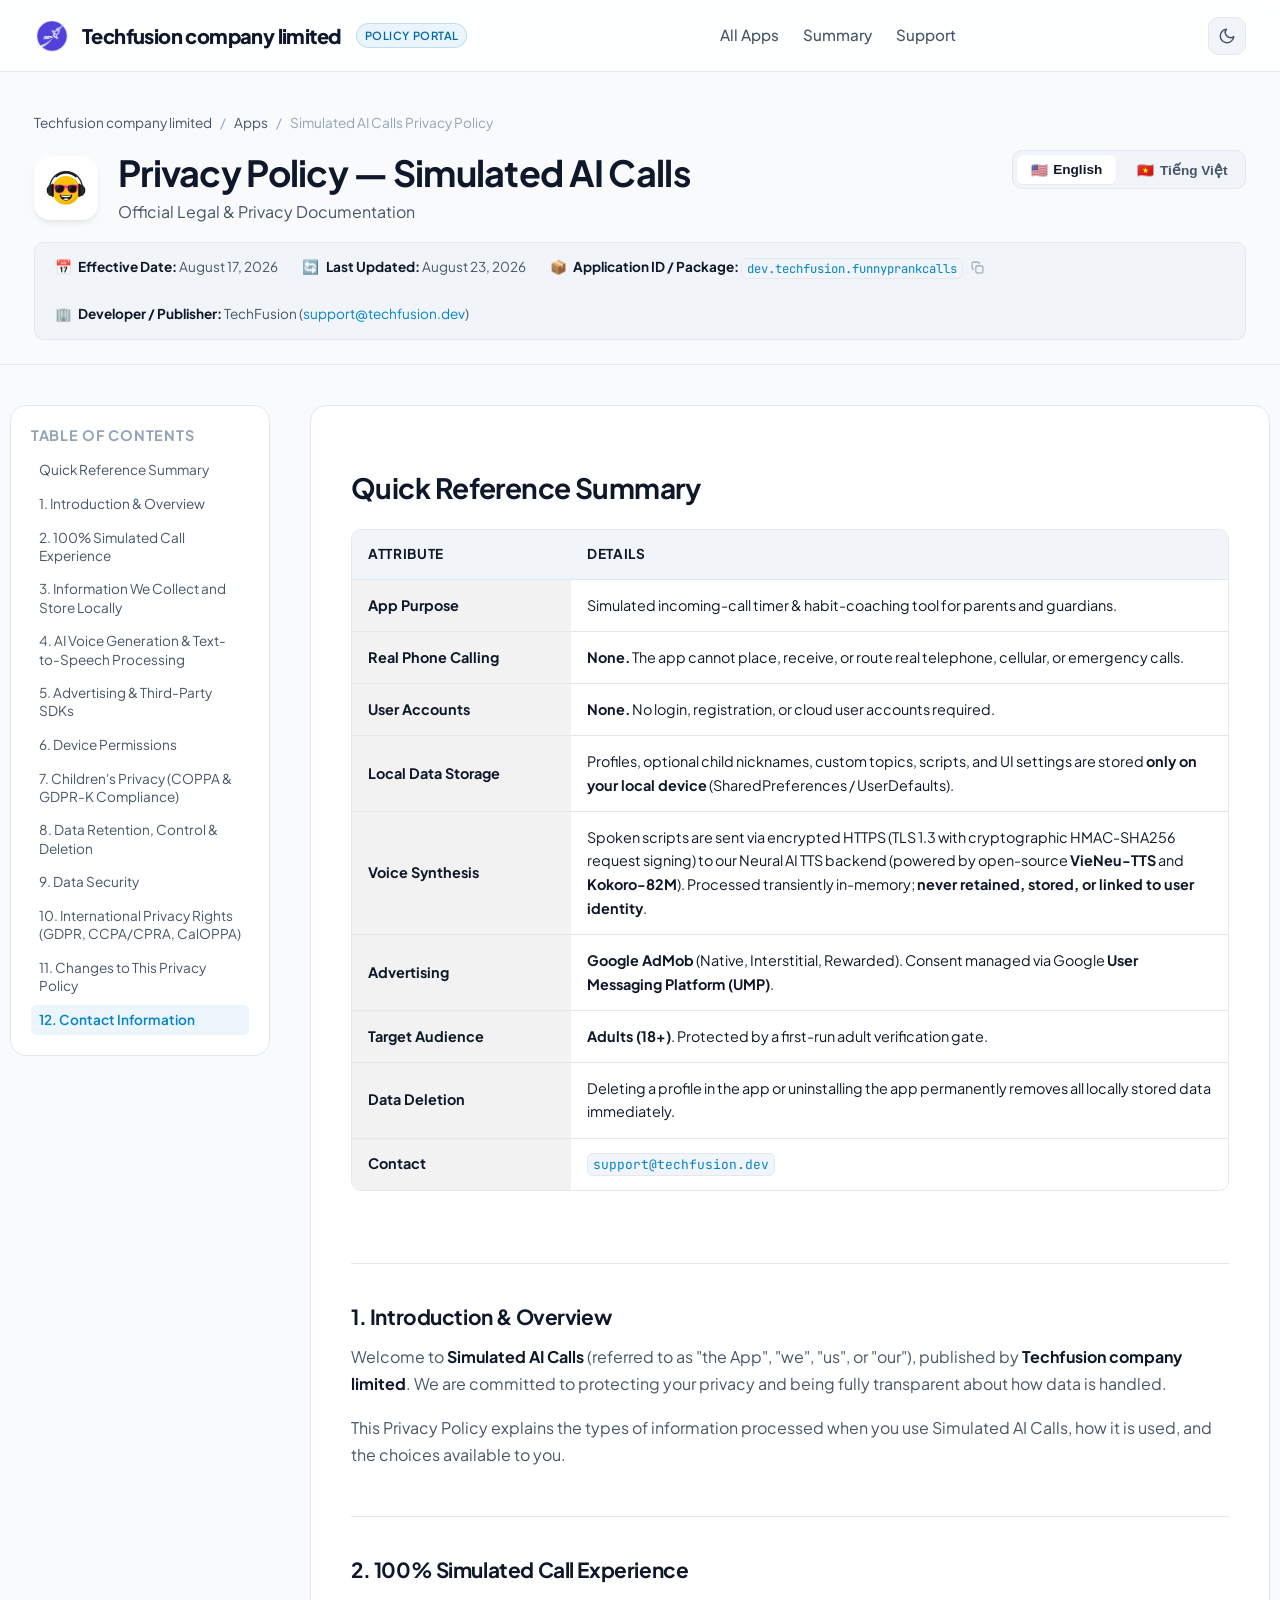
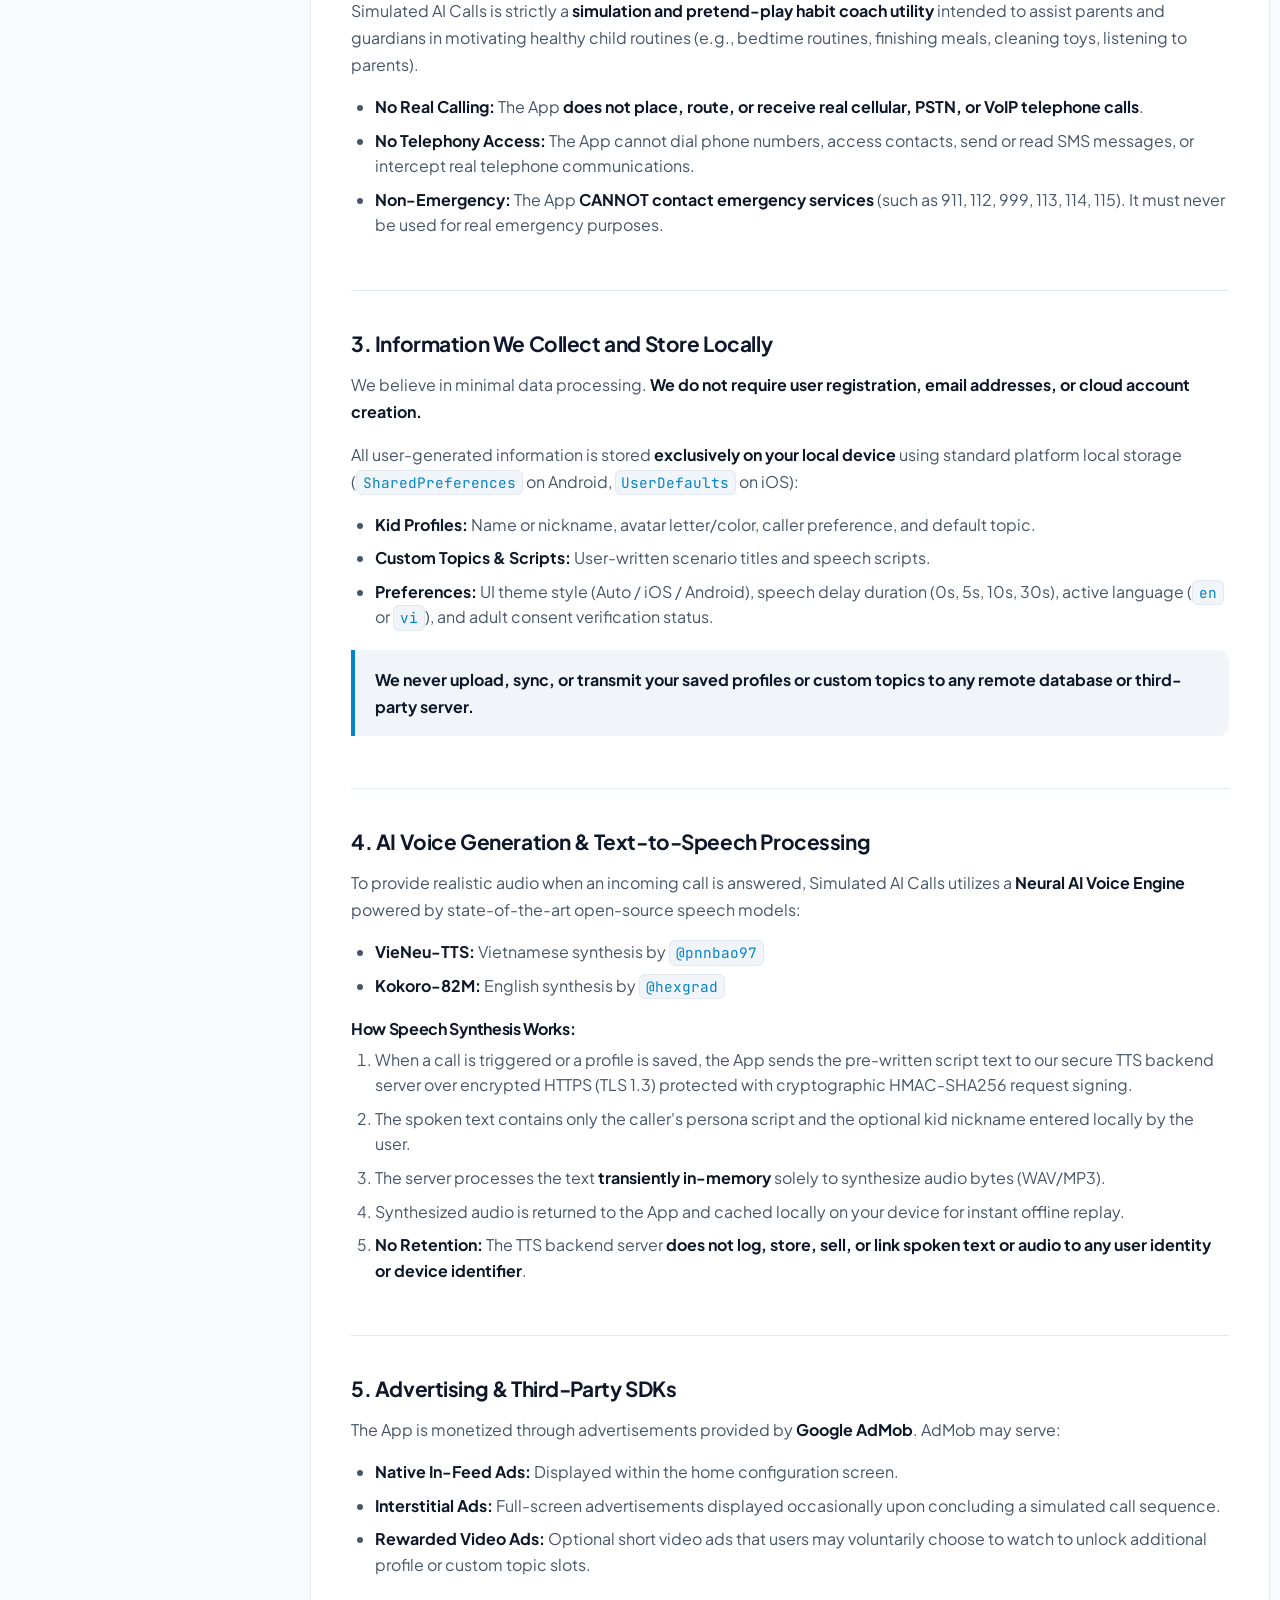
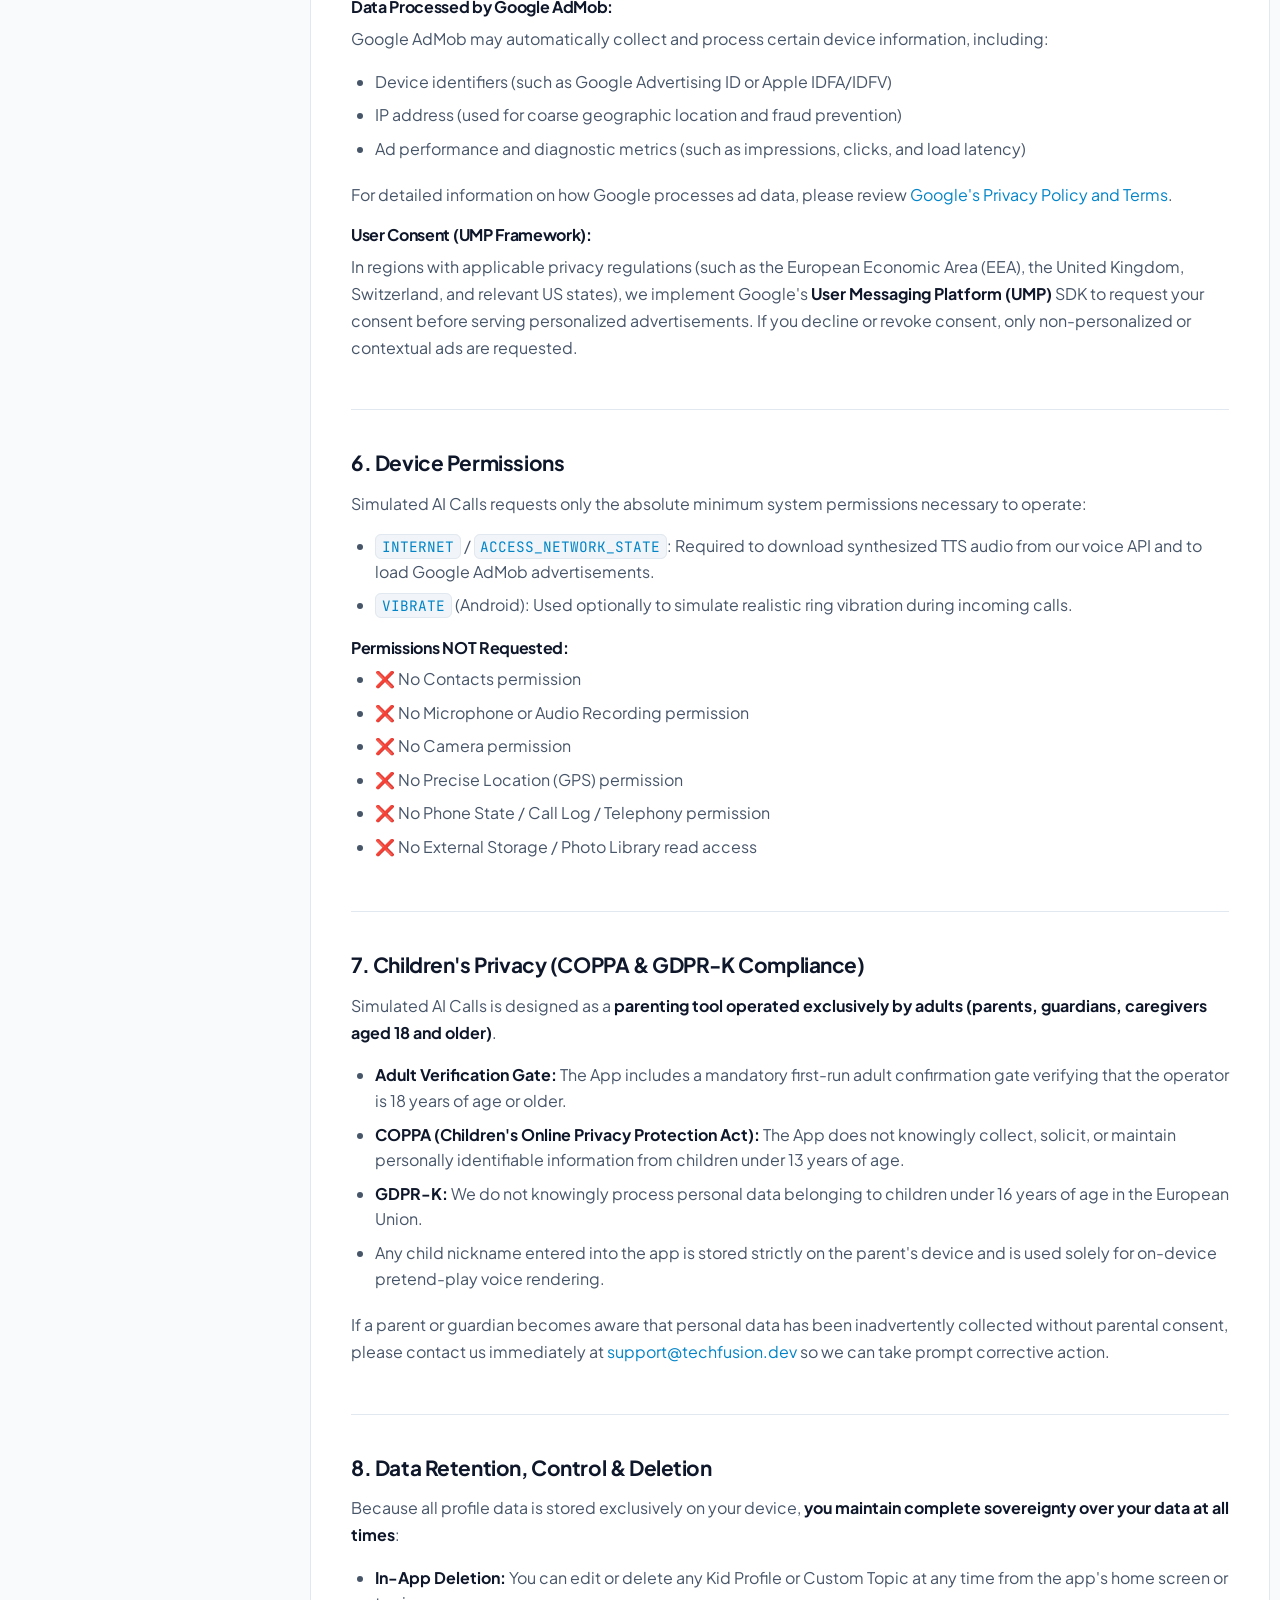
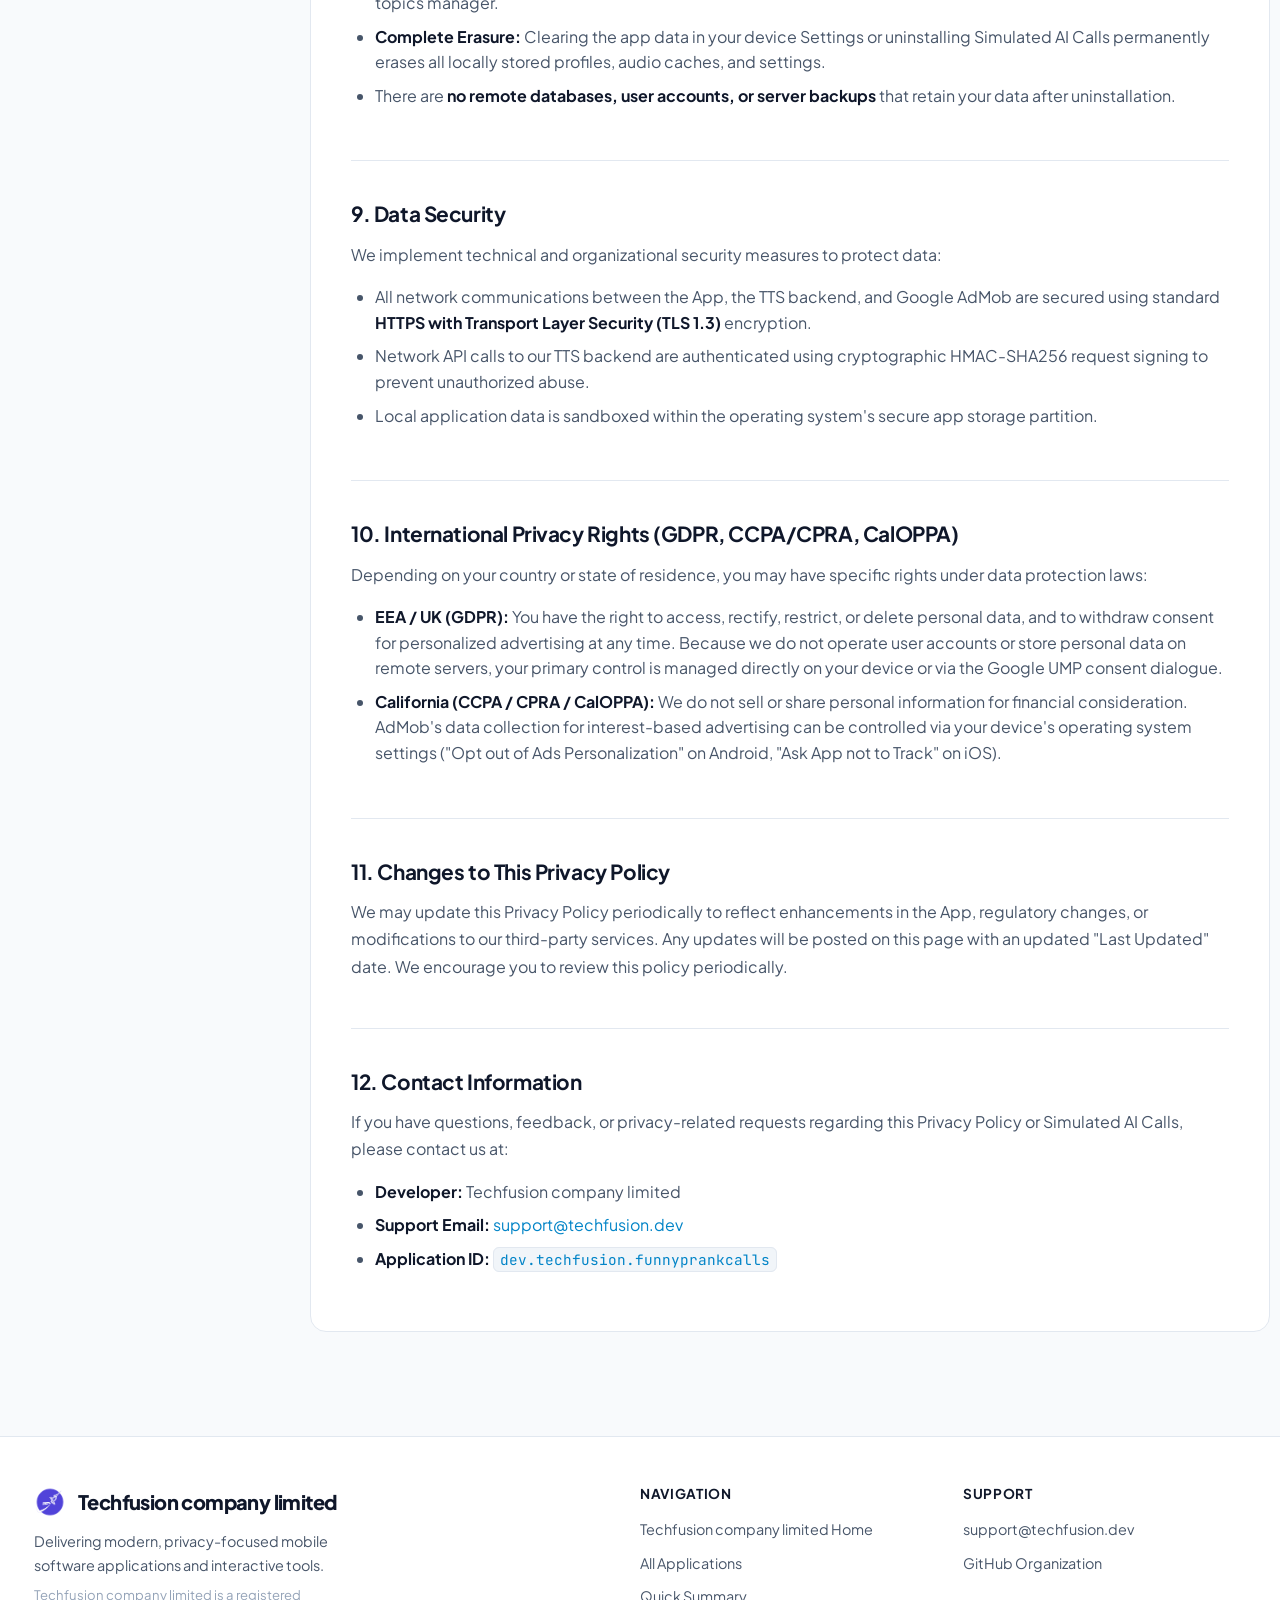
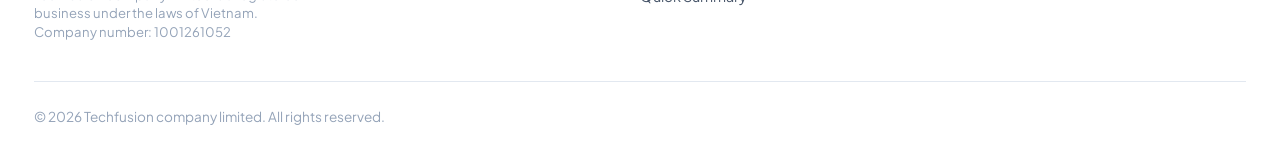
<file: privacy/simulated-ai-calls.html>
<!DOCTYPE html>
<html lang="en">
<head>
  <meta charset="UTF-8">
  <meta name="viewport" content="width=device-width, initial-scale=1.0">
  <title>Privacy Policy — Simulated AI Calls | Techfusion company limited</title>
  <meta name="description" content="Official Privacy Policy for Simulated AI Calls (dev.techfusion.funnyprankcalls), published by TechFusion.">
  <link rel="icon" type="image/svg+xml" href="../favicon.svg">
  <link rel="canonical" href="https://tf.io.vn/privacy/simulated-ai-calls.html">
  
  <!-- Modern Google Fonts -->
  <link rel="preconnect" href="https://fonts.googleapis.com">
  <link rel="preconnect" href="https://fonts.gstatic.com" crossorigin>
  <link href="https://fonts.googleapis.com/css2?family=JetBrains+Mono:wght@400;500;600&family=Plus+Jakarta+Sans:wght@400;500;600;700;800&display=swap" rel="stylesheet">
  
  <!-- Stylesheet -->
  <link rel="stylesheet" href="../css/style.css">
</head>
<body>

  <!-- Site Navigation Header -->
  <header class="site-header">
    <div class="container header-inner">
      <a href="../index.html" class="brand" aria-label="Techfusion company limited Home">
        <img src="../assets/logo.png" class="brand-logo" alt="Techfusion company limited Logo" width="36" height="36">
        <span class="brand-text">Techfusion company limited</span>
        <span class="brand-badge">Policy Portal</span>
      </a>

      <nav aria-label="Main Navigation">
        <ul class="nav-links">
          <li><a href="../index.html#apps" class="nav-link">All Apps</a></li>
          <li><a href="#summary-en" class="nav-link" data-lang="en">Summary</a><a href="#summary-vi" class="nav-link hidden" data-lang="vi">Tóm Tắt</a></li>
          <li><a href="#contact" class="nav-link">Support</a></li>
        </ul>
      </nav>

      <div class="header-actions">
        <button id="theme-toggle" class="theme-toggle-btn" aria-label="Toggle Dark / Light Theme" title="Toggle Theme">
          <svg id="sun-icon" viewBox="0 0 24 24" fill="none" stroke="currentColor" stroke-width="2" stroke-linecap="round" stroke-linejoin="round">
            <circle cx="12" cy="12" r="5"></circle>
            <line x1="12" y1="1" x2="12" y2="3"></line>
            <line x1="12" y1="21" x2="12" y2="23"></line>
            <line x1="4.22" y1="4.22" x2="5.64" y2="5.64"></line>
            <line x1="18.36" y1="18.36" x2="19.78" y2="19.78"></line>
            <line x1="1" y1="12" x2="3" y2="12"></line>
            <line x1="21" y1="12" x2="23" y2="12"></line>
            <line x1="4.22" y1="19.78" x2="5.64" y2="18.36"></line>
            <line x1="18.36" y1="5.64" x2="19.78" y2="4.22"></line>
          </svg>
          <svg id="moon-icon" style="display:none;" viewBox="0 0 24 24" fill="none" stroke="currentColor" stroke-width="2" stroke-linecap="round" stroke-linejoin="round">
            <path d="M21 12.79A9 9 0 1 1 11.21 3 7 7 0 0 0 21 12.79z"></path>
          </svg>
        </button>
      </div>
    </div>
  </header>

  <!-- Main Content Area -->
  <main class="main-content">
    
    <!-- Policy Header Bar -->
    <section class="policy-header">
      <div class="container">
        
        <!-- Breadcrumb Navigation -->
        <nav class="breadcrumb" aria-label="Breadcrumb">
          <a href="../index.html">Techfusion company limited</a>
          <span>/</span>
          <a href="../index.html#apps">Apps</a>
          <span>/</span>
          <span data-lang="en">Simulated AI Calls Privacy Policy</span>
          <span data-lang="vi" class="hidden">Chính Sách Bảo Mật Cuộc Gọi Giả Lập AI</span>
        </nav>

        <div class="policy-title-container">
          <div style="display: flex; align-items: center; gap: 1.25rem; flex-wrap: wrap;">
            <div class="app-icon" style="width: 64px; height: 64px; border-radius: var(--radius-lg); box-shadow: var(--shadow-md);">
              <img src="../assets/funny-prank-calls.png" alt="Simulated AI Calls App Logo" width="64" height="64">
            </div>
            <div>
              <!-- English Header Title -->
              <div data-lang="en">
                <h1 class="policy-title">Privacy Policy — Simulated AI Calls</h1>
                <p style="margin-top: 0.25rem; font-size: 1rem;">Official Legal &amp; Privacy Documentation</p>
              </div>
              <!-- Vietnamese Header Title -->
              <div data-lang="vi" class="hidden">
                <h1 class="policy-title">Chính Sách Bảo Mật — Cuộc Gọi Giả Lập AI</h1>
                <p style="margin-top: 0.25rem; font-size: 1rem;">Tài Liệu Chính Sách Bảo Mật Chính Thức</p>
              </div>
            </div>
          </div>

          <!-- Language Selector (Strict 2-Way Toggle) -->
          <div class="language-switch-bar" aria-label="Language Selector">
            <button class="lang-btn active" data-lang-target="en" title="Switch to English">
              <span>🇺🇸</span> English
            </button>
            <button class="lang-btn" data-lang-target="vi" title="Chuyển sang Tiếng Việt">
              <span>🇻🇳</span> Tiếng Việt
            </button>
          </div>
        </div>

        <!-- Meta Details Box (English) -->
        <div class="meta-details-bar" data-lang="en">
          <div class="meta-item">
            <span>📅</span>
            <span><strong>Effective Date:</strong> August 17, 2026</span>
          </div>
          <div class="meta-item">
            <span>🔄</span>
            <span><strong>Last Updated:</strong> August 23, 2026</span>
          </div>
          <div class="meta-item">
            <span>📦</span>
            <span><strong>Application ID / Package:</strong> <code>dev.techfusion.funnyprankcalls</code></span>
            <button class="copy-badge-btn" data-copy-text="dev.techfusion.funnyprankcalls" title="Copy App Package ID">
              <svg width="13" height="13" viewBox="0 0 24 24" fill="none" stroke="currentColor" stroke-width="2" stroke-linecap="round" stroke-linejoin="round">
                <rect x="9" y="9" width="13" height="13" rx="2" ry="2"></rect>
                <path d="M5 15H4a2 2 0 0 1-2-2V4a2 2 0 0 1 2-2h9a2 2 0 0 1 2 2v1"></path>
              </svg>
            </button>
          </div>
          <div class="meta-item">
            <span>🏢</span>
            <span><strong>Developer / Publisher:</strong> TechFusion (<a href="mailto:support@techfusion.dev">support@techfusion.dev</a>)</span>
          </div>
        </div>

        <!-- Meta Details Box (Vietnamese) -->
        <div class="meta-details-bar hidden" data-lang="vi">
          <div class="meta-item">
            <span>📅</span>
            <span><strong>Ngày hiệu lực:</strong> 17 Tháng 8, 2026</span>
          </div>
          <div class="meta-item">
            <span>🔄</span>
            <span><strong>Cập nhật lần cuối:</strong> 23 Tháng 8, 2026</span>
          </div>
          <div class="meta-item">
            <span>📦</span>
            <span><strong>Mã ứng dụng / Package:</strong> <code>dev.techfusion.funnyprankcalls</code></span>
            <button class="copy-badge-btn" data-copy-text="dev.techfusion.funnyprankcalls" title="Sao chép Mã Ứng Dụng">
              <svg width="13" height="13" viewBox="0 0 24 24" fill="none" stroke="currentColor" stroke-width="2" stroke-linecap="round" stroke-linejoin="round">
                <rect x="9" y="9" width="13" height="13" rx="2" ry="2"></rect>
                <path d="M5 15H4a2 2 0 0 1-2-2V4a2 2 0 0 1 2-2h9a2 2 0 0 1 2 2v1"></path>
              </svg>
            </button>
          </div>
          <div class="meta-item">
            <span>🏢</span>
            <span><strong>Đơn vị phát triển / Nhà phát hành:</strong> Công ty TNHH Techfusion (<a href="mailto:support@techfusion.dev">support@techfusion.dev</a>)</span>
          </div>
        </div>

      </div>
    </section>

    <!-- Policy Content Section with Sticky TOC -->
    <div class="container policy-layout">
      
      <!-- Interactive Sidebar Table of Contents -->
      <aside class="policy-sidebar" aria-label="Table of Contents">
        
        <!-- English TOC Links -->
        <div id="toc-en">
          <h3 class="sidebar-title">Table of Contents</h3>
          <ul class="toc-list">
            <li><a href="#summary-en" class="toc-link">Quick Reference Summary</a></li>
            <li><a href="#en-1" class="toc-link">1. Introduction &amp; Overview</a></li>
            <li><a href="#en-2" class="toc-link">2. 100% Simulated Call Experience</a></li>
            <li><a href="#en-3" class="toc-link">3. Information We Collect and Store Locally</a></li>
            <li><a href="#en-4" class="toc-link">4. AI Voice Generation &amp; Text-to-Speech Processing</a></li>
            <li><a href="#en-5" class="toc-link">5. Advertising &amp; Third-Party SDKs</a></li>
            <li><a href="#en-6" class="toc-link">6. Device Permissions</a></li>
            <li><a href="#en-7" class="toc-link">7. Children's Privacy (COPPA &amp; GDPR-K Compliance)</a></li>
            <li><a href="#en-8" class="toc-link">8. Data Retention, Control &amp; Deletion</a></li>
            <li><a href="#en-9" class="toc-link">9. Data Security</a></li>
            <li><a href="#en-10" class="toc-link">10. International Privacy Rights (GDPR, CCPA/CPRA, CalOPPA)</a></li>
            <li><a href="#en-11" class="toc-link">11. Changes to This Privacy Policy</a></li>
            <li><a href="#en-12" class="toc-link">12. Contact Information</a></li>
          </ul>
        </div>

        <!-- Vietnamese TOC Links -->
        <div id="toc-vi" class="hidden">
          <h3 class="sidebar-title">Mục Lục</h3>
          <ul class="toc-list">
            <li><a href="#summary-vi" class="toc-link">Bảng Tóm Tắt Nhanh</a></li>
            <li><a href="#vi-1" class="toc-link">1. Giới thiệu &amp; Tổng quan</a></li>
            <li><a href="#vi-2" class="toc-link">2. Trải nghiệm giả lập cuộc gọi 100%</a></li>
            <li><a href="#vi-3" class="toc-link">3. Dữ liệu thu thập và lưu trữ cục bộ</a></li>
            <li><a href="#vi-4" class="toc-link">4. Tạo giọng nói AI &amp; Xử lý Text-to-Speech</a></li>
            <li><a href="#vi-5" class="toc-link">5. Quảng cáo &amp; Dịch vụ của bên thứ ba</a></li>
            <li><a href="#vi-6" class="toc-link">6. Quyền truy cập thiết bị</a></li>
            <li><a href="#vi-7" class="toc-link">7. Quyền riêng tư của trẻ em (Tuân thủ COPPA &amp; GDPR-K)</a></li>
            <li><a href="#vi-8" class="toc-link">8. Lưu trữ, Kiểm soát &amp; Xóa dữ liệu</a></li>
            <li><a href="#vi-9" class="toc-link">9. An toàn dữ liệu</a></li>
            <li><a href="#vi-10" class="toc-link">10. Quyền riêng tư quốc tế (GDPR, CCPA/CPRA)</a></li>
            <li><a href="#vi-11" class="toc-link">11. Thay đổi chính sách bảo mật</a></li>
            <li><a href="#vi-12" class="toc-link">12. Thông tin liên hệ</a></li>
          </ul>
        </div>

      </aside>

      <!-- Main Policy Article -->
      <article class="policy-article">

        <!-- ========================================== -->
        <!-- ENGLISH PRIVACY POLICY                     -->
        <!-- ========================================== -->
        <div class="lang-section-en">

          <!-- Section: English Quick Summary -->
          <section id="summary-en" class="policy-section">
            <h2>Quick Reference Summary</h2>
            <div class="summary-table-container">
              <table class="summary-table">
                <thead>
                  <tr>
                    <th>Attribute</th>
                    <th>Details</th>
                  </tr>
                </thead>
                <tbody>
                  <tr>
                    <td><strong>App Purpose</strong></td>
                    <td>Simulated incoming-call timer &amp; habit-coaching tool for parents and guardians.</td>
                  </tr>
                  <tr>
                    <td><strong>Real Phone Calling</strong></td>
                    <td><strong>None.</strong> The app cannot place, receive, or route real telephone, cellular, or emergency calls.</td>
                  </tr>
                  <tr>
                    <td><strong>User Accounts</strong></td>
                    <td><strong>None.</strong> No login, registration, or cloud user accounts required.</td>
                  </tr>
                  <tr>
                    <td><strong>Local Data Storage</strong></td>
                    <td>Profiles, optional child nicknames, custom topics, scripts, and UI settings are stored <strong>only on your local device</strong> (SharedPreferences / UserDefaults).</td>
                  </tr>
                  <tr>
                    <td><strong>Voice Synthesis</strong></td>
                    <td>Spoken scripts are sent via encrypted HTTPS (TLS 1.3 with cryptographic HMAC-SHA256 request signing) to our Neural AI TTS backend (powered by open-source <strong>VieNeu-TTS</strong> and <strong>Kokoro-82M</strong>). Processed transiently in-memory; <strong>never retained, stored, or linked to user identity</strong>.</td>
                  </tr>
                  <tr>
                    <td><strong>Advertising</strong></td>
                    <td><strong>Google AdMob</strong> (Native, Interstitial, Rewarded). Consent managed via Google <strong>User Messaging Platform (UMP)</strong>.</td>
                  </tr>
                  <tr>
                    <td><strong>Target Audience</strong></td>
                    <td><strong>Adults (18+)</strong>. Protected by a first-run adult verification gate.</td>
                  </tr>
                  <tr>
                    <td><strong>Data Deletion</strong></td>
                    <td>Deleting a profile in the app or uninstalling the app permanently removes all locally stored data immediately.</td>
                  </tr>
                  <tr>
                    <td><strong>Contact</strong></td>
                    <td><code>support@techfusion.dev</code></td>
                  </tr>
                </tbody>
              </table>
            </div>
          </section>

          <!-- Section 1 -->
          <section id="en-1" class="policy-section">
            <h3>1. Introduction &amp; Overview</h3>
            <p>Welcome to <strong>Simulated AI Calls</strong> (referred to as "the App", "we", "us", or "our"), published by <strong>Techfusion company limited</strong>. We are committed to protecting your privacy and being fully transparent about how data is handled.</p>
            <p>This Privacy Policy explains the types of information processed when you use Simulated AI Calls, how it is used, and the choices available to you.</p>
          </section>

          <!-- Section 2 -->
          <section id="en-2" class="policy-section">
            <h3>2. 100% Simulated Call Experience</h3>
            <p>Simulated AI Calls is strictly a <strong>simulation and pretend-play habit coach utility</strong> intended to assist parents and guardians in motivating healthy child routines (e.g., bedtime routines, finishing meals, cleaning toys, listening to parents).</p>
            <ul>
              <li><strong>No Real Calling:</strong> The App <strong>does not place, route, or receive real cellular, PSTN, or VoIP telephone calls</strong>.</li>
              <li><strong>No Telephony Access:</strong> The App cannot dial phone numbers, access contacts, send or read SMS messages, or intercept real telephone communications.</li>
              <li><strong>Non-Emergency:</strong> The App <strong>CANNOT contact emergency services</strong> (such as 911, 112, 999, 113, 114, 115). It must never be used for real emergency purposes.</li>
            </ul>
          </section>

          <!-- Section 3 -->
          <section id="en-3" class="policy-section">
            <h3>3. Information We Collect and Store Locally</h3>
            <p>We believe in minimal data processing. <strong>We do not require user registration, email addresses, or cloud account creation.</strong></p>
            <p>All user-generated information is stored <strong>exclusively on your local device</strong> using standard platform local storage (<code>SharedPreferences</code> on Android, <code>UserDefaults</code> on iOS):</p>
            <ul>
              <li><strong>Kid Profiles:</strong> Name or nickname, avatar letter/color, caller preference, and default topic.</li>
              <li><strong>Custom Topics &amp; Scripts:</strong> User-written scenario titles and speech scripts.</li>
              <li><strong>Preferences:</strong> UI theme style (Auto / iOS / Android), speech delay duration (0s, 5s, 10s, 30s), active language (<code>en</code> or <code>vi</code>), and adult consent verification status.</li>
            </ul>
            <div class="highlight-box">
              <p><strong>We never upload, sync, or transmit your saved profiles or custom topics to any remote database or third-party server.</strong></p>
            </div>
          </section>

          <!-- Section 4 -->
          <section id="en-4" class="policy-section">
            <h3>4. AI Voice Generation &amp; Text-to-Speech Processing</h3>
            <p>To provide realistic audio when an incoming call is answered, Simulated AI Calls utilizes a <strong>Neural AI Voice Engine</strong> powered by state-of-the-art open-source speech models:</p>
            <ul>
              <li><strong>VieNeu-TTS:</strong> Vietnamese synthesis by <code>@pnnbao97</code></li>
              <li><strong>Kokoro-82M:</strong> English synthesis by <code>@hexgrad</code></li>
            </ul>
            
            <h4 style="margin-top: 1rem; margin-bottom: 0.5rem; color: var(--text-primary);">How Speech Synthesis Works:</h4>
            <ol>
              <li>When a call is triggered or a profile is saved, the App sends the pre-written script text to our secure TTS backend server over encrypted HTTPS (TLS 1.3) protected with cryptographic HMAC-SHA256 request signing.</li>
              <li>The spoken text contains only the caller's persona script and the optional kid nickname entered locally by the user.</li>
              <li>The server processes the text <strong>transiently in-memory</strong> solely to synthesize audio bytes (WAV/MP3).</li>
              <li>Synthesized audio is returned to the App and cached locally on your device for instant offline replay.</li>
              <li><strong>No Retention:</strong> The TTS backend server <strong>does not log, store, sell, or link spoken text or audio to any user identity or device identifier</strong>.</li>
            </ol>
          </section>

          <!-- Section 5 -->
          <section id="en-5" class="policy-section">
            <h3>5. Advertising &amp; Third-Party SDKs</h3>
            <p>The App is monetized through advertisements provided by <strong>Google AdMob</strong>. AdMob may serve:</p>
            <ul>
              <li><strong>Native In-Feed Ads:</strong> Displayed within the home configuration screen.</li>
              <li><strong>Interstitial Ads:</strong> Full-screen advertisements displayed occasionally upon concluding a simulated call sequence.</li>
              <li><strong>Rewarded Video Ads:</strong> Optional short video ads that users may voluntarily choose to watch to unlock additional profile or custom topic slots.</li>
            </ul>

            <h4 style="margin-top: 1rem; margin-bottom: 0.5rem; color: var(--text-primary);">Data Processed by Google AdMob:</h4>
            <p>Google AdMob may automatically collect and process certain device information, including:</p>
            <ul>
              <li>Device identifiers (such as Google Advertising ID or Apple IDFA/IDFV)</li>
              <li>IP address (used for coarse geographic location and fraud prevention)</li>
              <li>Ad performance and diagnostic metrics (such as impressions, clicks, and load latency)</li>
            </ul>
            <p>For detailed information on how Google processes ad data, please review <a href="https://policies.google.com/technologies/ads" target="_blank" rel="noopener">Google's Privacy Policy and Terms</a>.</p>

            <h4 style="margin-top: 1rem; margin-bottom: 0.5rem; color: var(--text-primary);">User Consent (UMP Framework):</h4>
            <p>In regions with applicable privacy regulations (such as the European Economic Area (EEA), the United Kingdom, Switzerland, and relevant US states), we implement Google's <strong>User Messaging Platform (UMP)</strong> SDK to request your consent before serving personalized advertisements. If you decline or revoke consent, only non-personalized or contextual ads are requested.</p>
          </section>

          <!-- Section 6 -->
          <section id="en-6" class="policy-section">
            <h3>6. Device Permissions</h3>
            <p>Simulated AI Calls requests only the absolute minimum system permissions necessary to operate:</p>
            <ul>
              <li><code>INTERNET</code> / <code>ACCESS_NETWORK_STATE</code>: Required to download synthesized TTS audio from our voice API and to load Google AdMob advertisements.</li>
              <li><code>VIBRATE</code> (Android): Used optionally to simulate realistic ring vibration during incoming calls.</li>
            </ul>

            <h4 style="margin-top: 1rem; margin-bottom: 0.5rem; color: var(--text-primary);">Permissions NOT Requested:</h4>
            <ul>
              <li>❌ No Contacts permission</li>
              <li>❌ No Microphone or Audio Recording permission</li>
              <li>❌ No Camera permission</li>
              <li>❌ No Precise Location (GPS) permission</li>
              <li>❌ No Phone State / Call Log / Telephony permission</li>
              <li>❌ No External Storage / Photo Library read access</li>
            </ul>
          </section>

          <!-- Section 7 -->
          <section id="en-7" class="policy-section">
            <h3>7. Children's Privacy (COPPA &amp; GDPR-K Compliance)</h3>
            <p>Simulated AI Calls is designed as a <strong>parenting tool operated exclusively by adults (parents, guardians, caregivers aged 18 and older)</strong>.</p>
            <ul>
              <li><strong>Adult Verification Gate:</strong> The App includes a mandatory first-run adult confirmation gate verifying that the operator is 18 years of age or older.</li>
              <li><strong>COPPA (Children's Online Privacy Protection Act):</strong> The App does not knowingly collect, solicit, or maintain personally identifiable information from children under 13 years of age.</li>
              <li><strong>GDPR-K:</strong> We do not knowingly process personal data belonging to children under 16 years of age in the European Union.</li>
              <li>Any child nickname entered into the app is stored strictly on the parent's device and is used solely for on-device pretend-play voice rendering.</li>
            </ul>
            <p>If a parent or guardian becomes aware that personal data has been inadvertently collected without parental consent, please contact us immediately at <a href="mailto:support@techfusion.dev">support@techfusion.dev</a> so we can take prompt corrective action.</p>
          </section>

          <!-- Section 8 -->
          <section id="en-8" class="policy-section">
            <h3>8. Data Retention, Control &amp; Deletion</h3>
            <p>Because all profile data is stored exclusively on your device, <strong>you maintain complete sovereignty over your data at all times</strong>:</p>
            <ul>
              <li><strong>In-App Deletion:</strong> You can edit or delete any Kid Profile or Custom Topic at any time from the app's home screen or topics manager.</li>
              <li><strong>Complete Erasure:</strong> Clearing the app data in your device Settings or uninstalling Simulated AI Calls permanently erases all locally stored profiles, audio caches, and settings.</li>
              <li>There are <strong>no remote databases, user accounts, or server backups</strong> that retain your data after uninstallation.</li>
            </ul>
          </section>

          <!-- Section 9 -->
          <section id="en-9" class="policy-section">
            <h3>9. Data Security</h3>
            <p>We implement technical and organizational security measures to protect data:</p>
            <ul>
              <li>All network communications between the App, the TTS backend, and Google AdMob are secured using standard <strong>HTTPS with Transport Layer Security (TLS 1.3)</strong> encryption.</li>
              <li>Network API calls to our TTS backend are authenticated using cryptographic HMAC-SHA256 request signing to prevent unauthorized abuse.</li>
              <li>Local application data is sandboxed within the operating system's secure app storage partition.</li>
            </ul>
          </section>

          <!-- Section 10 -->
          <section id="en-10" class="policy-section">
            <h3>10. International Privacy Rights (GDPR, CCPA/CPRA, CalOPPA)</h3>
            <p>Depending on your country or state of residence, you may have specific rights under data protection laws:</p>
            <ul>
              <li><strong>EEA / UK (GDPR):</strong> You have the right to access, rectify, restrict, or delete personal data, and to withdraw consent for personalized advertising at any time. Because we do not operate user accounts or store personal data on remote servers, your primary control is managed directly on your device or via the Google UMP consent dialogue.</li>
              <li><strong>California (CCPA / CPRA / CalOPPA):</strong> We do not sell or share personal information for financial consideration. AdMob's data collection for interest-based advertising can be controlled via your device's operating system settings ("Opt out of Ads Personalization" on Android, "Ask App not to Track" on iOS).</li>
            </ul>
          </section>

          <!-- Section 11 -->
          <section id="en-11" class="policy-section">
            <h3>11. Changes to This Privacy Policy</h3>
            <p>We may update this Privacy Policy periodically to reflect enhancements in the App, regulatory changes, or modifications to our third-party services. Any updates will be posted on this page with an updated "Last Updated" date. We encourage you to review this policy periodically.</p>
          </section>

          <!-- Section 12 -->
          <section id="en-12" class="policy-section">
            <h3>12. Contact Information</h3>
            <p>If you have questions, feedback, or privacy-related requests regarding this Privacy Policy or Simulated AI Calls, please contact us at:</p>
            <ul>
              <li><strong>Developer:</strong> Techfusion company limited</li>
              <li><strong>Support Email:</strong> <a href="mailto:support@techfusion.dev">support@techfusion.dev</a></li>
              <li><strong>Application ID:</strong> <code>dev.techfusion.funnyprankcalls</code></li>
            </ul>
          </section>

        </div>

        <!-- ========================================== -->
        <!-- TIẾNG VIỆT PRIVACY POLICY                  -->
        <!-- ========================================== -->
        <div class="lang-section-vi hidden">

          <!-- Section: Vietnamese Quick Summary -->
          <section id="summary-vi" class="policy-section">
            <h2>Bảng Tóm Tắt Nhanh</h2>
            <div class="summary-table-container">
              <table class="summary-table">
                <thead>
                  <tr>
                    <th>Thuộc tính</th>
                    <th>Chi tiết</th>
                  </tr>
                </thead>
                <tbody>
                  <tr>
                    <td><strong>Mục đích ứng dụng</strong></td>
                    <td>Công cụ hẹn giờ giả lập cuộc gọi đến &amp; rèn luyện thói quen dành cho phụ huynh và người giám hộ.</td>
                  </tr>
                  <tr>
                    <td><strong>Cuộc gọi thật</strong></td>
                    <td><strong>Không.</strong> Ứng dụng không thể thực hiện, nhận hoặc chuyển tiếp bất kỳ cuộc gọi điện thoại, di động hoặc khẩn cấp thực tế nào.</td>
                  </tr>
                  <tr>
                    <td><strong>Tài khoản người dùng</strong></td>
                    <td><strong>Không.</strong> Không yêu cầu đăng ký, đăng nhập hay tài khoản đám mây.</td>
                  </tr>
                  <tr>
                    <td><strong>Lưu trữ dữ liệu</strong></td>
                    <td>Hồ sơ, biệt danh tùy chọn của bé, chủ đề, kịch bản tự tạo và cài đặt giao diện chỉ được lưu <strong>duy nhất trên bộ nhớ cục bộ thiết bị</strong> (SharedPreferences / UserDefaults).</td>
                  </tr>
                  <tr>
                    <td><strong>Tổng hợp giọng nói</strong></td>
                    <td>Lời thoại được gửi qua kết nối mã hóa HTTPS (TLS 1.3 với chữ ký mật mã HMAC-SHA256) đến máy chủ Neural AI TTS (vận hành bởi mô hình mã nguồn mở <strong>VieNeu-TTS</strong> và <strong>Kokoro-82M</strong>). Xử lý tạm thời trong bộ nhớ RAM; <strong>không bao giờ lưu giữ, lưu trữ, hoặc liên kết với danh tính người dùng</strong>.</td>
                  </tr>
                  <tr>
                    <td><strong>Quảng cáo</strong></td>
                    <td><strong>Google AdMob</strong> (Quảng cáo tự nhiên, toàn màn hình, video có thưởng). Quản lý đồng ý qua Google <strong>User Messaging Platform (UMP)</strong>.</td>
                  </tr>
                  <tr>
                    <td><strong>Đối tượng sử dụng</strong></td>
                    <td><strong>Người lớn (18+)</strong>. Được bảo vệ bởi màn hình xác thực người lớn ở lần mở đầu tiên.</td>
                  </tr>
                  <tr>
                    <td><strong>Xóa dữ liệu</strong></td>
                    <td>Xóa hồ sơ trong ứng dụng hoặc gỡ cài đặt ứng dụng sẽ xóa sạch toàn bộ dữ liệu lưu trữ cục bộ vĩnh viễn ngay lập tức.</td>
                  </tr>
                  <tr>
                    <td><strong>Liên hệ</strong></td>
                    <td><code>support@techfusion.dev</code></td>
                  </tr>
                </tbody>
              </table>
            </div>
          </section>

          <!-- Section 1 -->
          <section id="vi-1" class="policy-section">
            <h3>1. Giới thiệu &amp; Tổng quan</h3>
            <p>Chào mừng bạn đến với <strong>Cuộc Gọi Giả Lập AI (Simulated AI Calls)</strong> (sau đây gọi là "Ứng dụng", "chúng tôi"), được phát triển bởi <strong>Công ty TNHH Techfusion</strong>. Chúng tôi cam kết tôn trọng và bảo vệ tuyệt đối quyền riêng tư của bạn.</p>
            <p>Chính sách bảo mật này giải thích rõ cách thức thông tin được xử lý khi bạn sử dụng Cuộc Gọi Giả Lập AI, mục đích sử dụng và các quyền hạn của bạn.</p>
          </section>

          <!-- Section 2 -->
          <section id="vi-2" class="policy-section">
            <h3>2. Trải nghiệm giả lập cuộc gọi 100%</h3>
            <p>Cuộc Gọi Giả Lập AI là một <strong>công cụ giả lập và hỗ trợ rèn luyện thói quen</strong> nhằm giúp phụ huynh trong việc đóng vai và hình thành thói quen tích cực cho trẻ (như đi ngủ đúng giờ, ăn ngoan, tự giác dọn dẹp đồ chơi, vâng lời người lớn).</p>
            <ul>
              <li><strong>Không phải cuộc gọi thật:</strong> Ứng dụng <strong>KHÔNG thực hiện, chuyển tiếp hay nhận bất kỳ cuộc gọi điện thoại di động hoặc viễn thông thực tế nào</strong>.</li>
              <li><strong>Không truy cập viễn thông:</strong> Ứng dụng không thể quay số, không truy cập danh bạ, không đọc/gửi tin nhắn SMS và không can thiệp vào hệ thống cuộc gọi của thiết bị.</li>
              <li><strong>Không phục vụ trường hợp khẩn cấp:</strong> Ứng dụng <strong>KHÔNG THỂ liên hệ với các dịch vụ cứu hộ khẩn cấp</strong> (như 113, 114, 115, 911). Tuyệt đối không sử dụng ứng dụng cho các tình huống khẩn cấp thực tế hoặc mạo danh cơ quan chức năng.</li>
            </ul>
          </section>

          <!-- Section 3 -->
          <section id="vi-3" class="policy-section">
            <h3>3. Dữ liệu thu thập và lưu trữ cục bộ</h3>
            <p>Chúng tôi tuân thủ nguyên tắc tối giản dữ liệu. <strong>Ứng dụng không yêu cầu đăng ký tài khoản, không cần email hay bất kỳ thông tin đăng nhập nào.</strong></p>
            <p>Toàn bộ thông tin do người dùng thiết lập được lưu trữ <strong>hoàn toàn cục bộ trên bộ nhớ thiết bị của bạn</strong> (<code>SharedPreferences</code> trên Android, <code>UserDefaults</code> trên iOS):</p>
            <ul>
              <li><strong>Hồ sơ của bé:</strong> Tên hoặc biệt danh, chữ cái đại diện/màu sắc, nhân vật người gọi và chủ đề mặc định.</li>
              <li><strong>Chủ đề &amp; Lời thoại tùy chỉnh:</strong> Tiêu đề và nội dung kịch bản do bạn tự soạn thảo.</li>
              <li><strong>Cài đặt người dùng:</strong> Kiểu giao diện cuộc gọi (Tự động / iOS / Android), thời gian trễ đổ chuông (0 giây, 5 giây, 10 giây, 30 giây), ngôn ngữ đang chọn (<code>en</code> hoặc <code>vi</code>), và trạng thái xác nhận độ tuổi người lớn.</li>
            </ul>
            <div class="highlight-box">
              <p><strong>Chúng tôi không bao giờ tải lên hay đồng bộ hồ sơ, tên bé hoặc kịch bản của bạn lên bất kỳ máy chủ từ xa nào.</strong></p>
            </div>
          </section>

          <!-- Section 4 -->
          <section id="vi-4" class="policy-section">
            <h3>4. Tạo giọng nói AI &amp; Xử lý Text-to-Speech</h3>
            <p>Để tạo giọng nói sống động khi nghe máy, ứng dụng sử dụng <strong>Bộ giọng AI Neural</strong> được vận hành bởi các mô hình AI mã nguồn mở tiên tiến:</p>
            <ul>
              <li><strong>VieNeu-TTS:</strong> Mô hình tổng hợp giọng nói Tiếng Việt bởi tác giả <code>@pnnbao97</code></li>
              <li><strong>Kokoro-82M:</strong> Mô hình tổng hợp giọng nói Tiếng Anh bởi tác giả <code>@hexgrad</code></li>
            </ul>

            <h4 style="margin-top: 1rem; margin-bottom: 0.5rem; color: var(--text-primary);">Cách thức hoạt động của tính năng tạo giọng:</h4>
            <ol>
              <li>Khi kích hoạt cuộc gọi hoặc lưu hồ sơ mới, ứng dụng gửi nội dung lời thoại đã soạn sẵn qua kết nối mã hóa HTTPS (TLS 1.3) được bảo vệ bằng chữ ký mật mã HMAC-SHA256 đến máy chủ xử lý TTS của chúng tôi.</li>
              <li>Nội dung lời thoại chỉ bao gồm kịch bản của nhân vật và tên/biệt danh tùy chọn do bạn nhập trên máy.</li>
              <li>Máy chủ xử lý dữ liệu <strong>tạm thời trong bộ nhớ RAM</strong> chỉ để tổng hợp tệp âm thanh (WAV/MP3).</li>
              <li>Tệp âm thanh sau khi tạo xong sẽ được chuyển về và lưu vào bộ nhớ đệm (cache) trên thiết bị của bạn để phát lại mượt mà khi không có mạng.</li>
              <li><strong>Không lưu trữ dữ liệu:</strong> Máy chủ TTS <strong>không ghi lại, không lưu trữ, không bán và không liên kết văn bản/âm thanh với bất kỳ danh tính người dùng nào</strong>.</li>
            </ol>
          </section>

          <!-- Section 5 -->
          <section id="vi-5" class="policy-section">
            <h3>5. Quảng cáo &amp; Dịch vụ của bên thứ ba</h3>
            <p>Ứng dụng duy trì hoạt động thông qua quảng cáo từ mạng quảng cáo <strong>Google AdMob</strong>:</p>
            <ul>
              <li><strong>Quảng cáo tự nhiên (Native In-Feed Ads):</strong> Hiển thị hài hòa tại màn hình cấu hình chính.</li>
              <li><strong>Quảng cáo toàn màn hình (Interstitial Ads):</strong> Xuất hiện khi bạn kết thúc một phiên cuộc gọi giả lập.</li>
              <li><strong>Quảng cáo video có thưởng (Rewarded Ads):</strong> Video ngắn tùy chọn để bạn chủ động xem khi muốn mở khóa thêm vị trí hồ sơ hoặc chủ đề tùy chỉnh.</li>
            </ul>

            <h4 style="margin-top: 1rem; margin-bottom: 0.5rem; color: var(--text-primary);">Dữ liệu do Google AdMob xử lý:</h4>
            <p>Google AdMob có thể tự động thu thập và xử lý một số dữ liệu thiết bị, bao gồm:</p>
            <ul>
              <li>Mã định danh thiết bị (như Google Advertising ID hoặc Apple IDFA/IDFV)</li>
              <li>Địa chỉ IP (được sử dụng để xác định vị trí đại khái và ngăn chặn gian lận)</li>
              <li>Dữ liệu tương tác và hiệu suất quảng cáo (lượt hiển thị, lượt nhấp, độ trễ tải)</li>
            </ul>
            <p>Để tìm hiểu chi tiết về cách Google xử lý dữ liệu quảng cáo, vui lòng xem <a href="https://policies.google.com/technologies/ads" target="_blank" rel="noopener">Chính sách Bảo mật của Google</a>.</p>

            <h4 style="margin-top: 1rem; margin-bottom: 0.5rem; color: var(--text-primary);">Quản lý đồng ý người dùng (UMP):</h4>
            <p>Tại các khu vực pháp lý có quy định bảo vệ dữ liệu nghiêm ngặt (như EEA, Vương quốc Anh, Thụy Sĩ), chúng tôi tích hợp nền tảng <strong>Google User Messaging Platform (UMP)</strong> để xin phép bạn trước khi hiển thị quảng cáo cá nhân hóa. Nếu bạn từ chối, ứng dụng chỉ hiển thị quảng cáo không cá nhân hóa.</p>
          </section>

          <!-- Section 6 -->
          <section id="vi-6" class="policy-section">
            <h3>6. Quyền truy cập thiết bị</h3>
            <p>Ứng dụng chỉ yêu cầu các quyền hệ thống tối thiểu cần thiết để vận hành:</p>
            <ul>
              <li><code>INTERNET</code> / <code>ACCESS_NETWORK_STATE</code>: Cần thiết để tải dữ liệu giọng nói AI từ máy chủ và tải quảng cáo Google AdMob.</li>
              <li><code>VIBRATE</code> (Android): Dùng để mô phỏng rung chuông chân thực khi có cuộc gọi đến.</li>
            </ul>

            <h4 style="margin-top: 1rem; margin-bottom: 0.5rem; color: var(--text-primary);">Các quyền KHÔNG bao giờ yêu cầu:</h4>
            <ul>
              <li>❌ Không quyền truy cập Danh bạ (Contacts)</li>
              <li>❌ Không quyền Micro hay Thu âm (Microphone / Record Audio)</li>
              <li>❌ Không quyền Máy ảnh (Camera)</li>
              <li>❌ Không quyền Vị trí chính xác (GPS Location)</li>
              <li>❌ Không quyền Đọc nhật ký cuộc gọi / Trạng thái điện thoại (Phone State)</li>
              <li>❌ Không quyền Đọc thư viện ảnh / Bộ nhớ ngoài</li>
            </ul>
          </section>

          <!-- Section 7 -->
          <section id="vi-7" class="policy-section">
            <h3>7. Quyền riêng tư của trẻ em (Tuân thủ COPPA &amp; GDPR-K)</h3>
            <p>Cuộc Gọi Giả Lập AI là <strong>công cụ dành riêng cho người lớn (cha mẹ, người giám hộ từ 18 tuổi trở lên)</strong>:</p>
            <ul>
              <li><strong>Xác nhận độ tuổi:</strong> Ứng dụng có màn hình xác nhận người lớn bắt buộc khi mở ứng dụng lần đầu.</li>
              <li><strong>Tuân thủ COPPA &amp; GDPR-K:</strong> Chúng tôi không chủ động thu thập, yêu cầu hoặc lưu trữ thông tin nhận dạng cá nhân từ trẻ em dưới 13 tuổi (hoặc dưới 16 tuổi tại EU).</li>
              <li>Mọi biệt danh nhập vào ứng dụng chỉ được lưu trên thiết bị của phụ huynh nhằm phục vụ việc phát âm thanh vui chơi đóng vai.</li>
            </ul>
            <p>Nếu phụ huynh phát hiện bất kỳ thông tin nào bị thu thập không mong muốn, vui lòng liên hệ ngay với chúng tôi qua <a href="mailto:support@techfusion.dev">support@techfusion.dev</a> để được hỗ trợ xử lý kịp thời.</p>
          </section>

          <!-- Section 8 -->
          <section id="vi-8" class="policy-section">
            <h3>8. Lưu trữ, Kiểm soát &amp; Xóa dữ liệu</h3>
            <p>Vì toàn bộ dữ liệu chỉ nằm trên thiết bị của bạn, <strong>bạn có toàn quyền kiểm soát dữ liệu của mình</strong>:</p>
            <ul>
              <li><strong>Xóa trong ứng dụng:</strong> Bạn có thể chỉnh sửa hoặc xóa bất kỳ hồ sơ, chủ đề tùy chỉnh nào bất kỳ lúc nào ngay trong ứng dụng.</li>
              <li><strong>Xóa toàn bộ:</strong> Khi bạn xóa bộ nhớ ứng dụng trong phần Cài đặt của điện thoại hoặc gỡ cài đặt ứng dụng, toàn bộ dữ liệu lưu trữ, tệp âm thanh đệm và tùy chọn sẽ được xóa vĩnh viễn ngay lập tức.</li>
              <li>Chúng tôi <strong>không lưu giữ bất kỳ bản sao lưu máy chủ nào</strong> liên quan đến thiết bị của bạn.</li>
            </ul>
          </section>

          <!-- Section 9 -->
          <section id="vi-9" class="policy-section">
            <h3>9. An toàn dữ liệu</h3>
            <p>Chúng tôi áp dụng các tiêu chuẩn an toàn kỹ thuật cao:</p>
            <ul>
              <li>Toàn bộ kết nối giữa ứng dụng, máy chủ giọng đọc AI và Google AdMob đều được mã hóa bằng chuẩn <strong>HTTPS / TLS 1.3</strong>.</li>
              <li>Giao tiếp API giọng đọc AI được bảo vệ bằng cơ chế ký số mật mã HMAC-SHA256 nhằm ngăn ngừa hành vi lạm dụng.</li>
              <li>Dữ liệu ứng dụng được cách ly an toàn trong phân vùng sandbox của hệ điều hành.</li>
            </ul>
          </section>

          <!-- Section 10 -->
          <section id="vi-10" class="policy-section">
            <h3>10. Quyền riêng tư quốc tế (GDPR, CCPA/CPRA)</h3>
            <p>Tùy theo quốc gia hoặc khu vực cư trú, bạn có đầy đủ các quyền:</p>
            <ul>
              <li>Quyền truy cập, chỉnh sửa hoặc xóa dữ liệu của mình.</li>
              <li>Quyền từ chối hoặc rút lại sự đồng ý đối với quảng cáo cá nhân hóa bất cứ lúc nào qua cài đặt thiết bị hoặc thông báo UMP.</li>
            </ul>
          </section>

          <!-- Section 11 -->
          <section id="vi-11" class="policy-section">
            <h3>11. Thay đổi chính sách bảo mật</h3>
            <p>Chúng tôi có thể cập nhật chính sách bảo mật này theo thời gian nhằm đáp ứng các cải tiến của ứng dụng hoặc thay đổi quy định pháp lý. Mọi thay đổi sẽ được cập nhật công khai tại trang này kèm theo ngày sửa đổi.</p>
          </section>

          <!-- Section 12 -->
          <section id="vi-12" class="policy-section">
            <h3>12. Thông tin liên hệ</h3>
            <p>Nếu bạn có bất kỳ câu hỏi, góp ý hoặc yêu cầu hỗ trợ nào liên quan đến chính sách bảo mật, vui lòng liên hệ:</p>
            <ul>
              <li><strong>Đơn vị phát triển:</strong> Công ty TNHH Techfusion</li>
              <li><strong>Email hỗ trợ:</strong> <a href="mailto:support@techfusion.dev">support@techfusion.dev</a></li>
              <li><strong>Mã ứng dụng:</strong> <code>dev.techfusion.funnyprankcalls</code></li>
            </ul>
          </section>

        </div>

      </article>
    </div>

  </main>

  <!-- Global Footer -->
  <footer class="site-footer">
    <div class="container">
      <div class="footer-inner">
        <div class="footer-brand">
          <div class="brand" style="margin-bottom: 0.75rem;">
            <img src="../assets/logo.png" class="brand-logo" alt="Techfusion company limited Logo" width="32" height="32">
            <span class="brand-text">Techfusion company limited</span>
          </div>
          <p>Delivering modern, privacy-focused mobile software applications and interactive tools.</p>
          <p style="font-size: 0.82rem; color: var(--text-muted); margin-top: 0.5rem; line-height: 1.4;">
            Techfusion company limited is a registered business under the laws of Vietnam.<br>Company number: 1001261052
          </p>
        </div>

        <div>
          <h4 class="footer-heading">Navigation</h4>
          <ul class="footer-links">
            <li><a href="../index.html">Techfusion company limited Home</a></li>
            <li><a href="../index.html#apps">All Applications</a></li>
            <li><a href="#summary-en" data-lang="en">Quick Summary</a><a href="#summary-vi" data-lang="vi" class="hidden">Tóm Tắt Nhanh</a></li>
          </ul>
        </div>

        <div>
          <h4 class="footer-heading">Support</h4>
          <ul class="footer-links">
            <li><a href="mailto:support@techfusion.dev">support@techfusion.dev</a></li>
            <li><a href="https://github.com/techfusionltd" target="_blank" rel="noopener">GitHub Organization</a></li>
          </ul>
        </div>
      </div>

      <div class="footer-bottom">
        <div>&copy; 2026 Techfusion company limited. All rights reserved.</div>
      </div>
    </div>
  </footer>

  <script src="../js/main.js"></script>
</body>
</html>
</file>
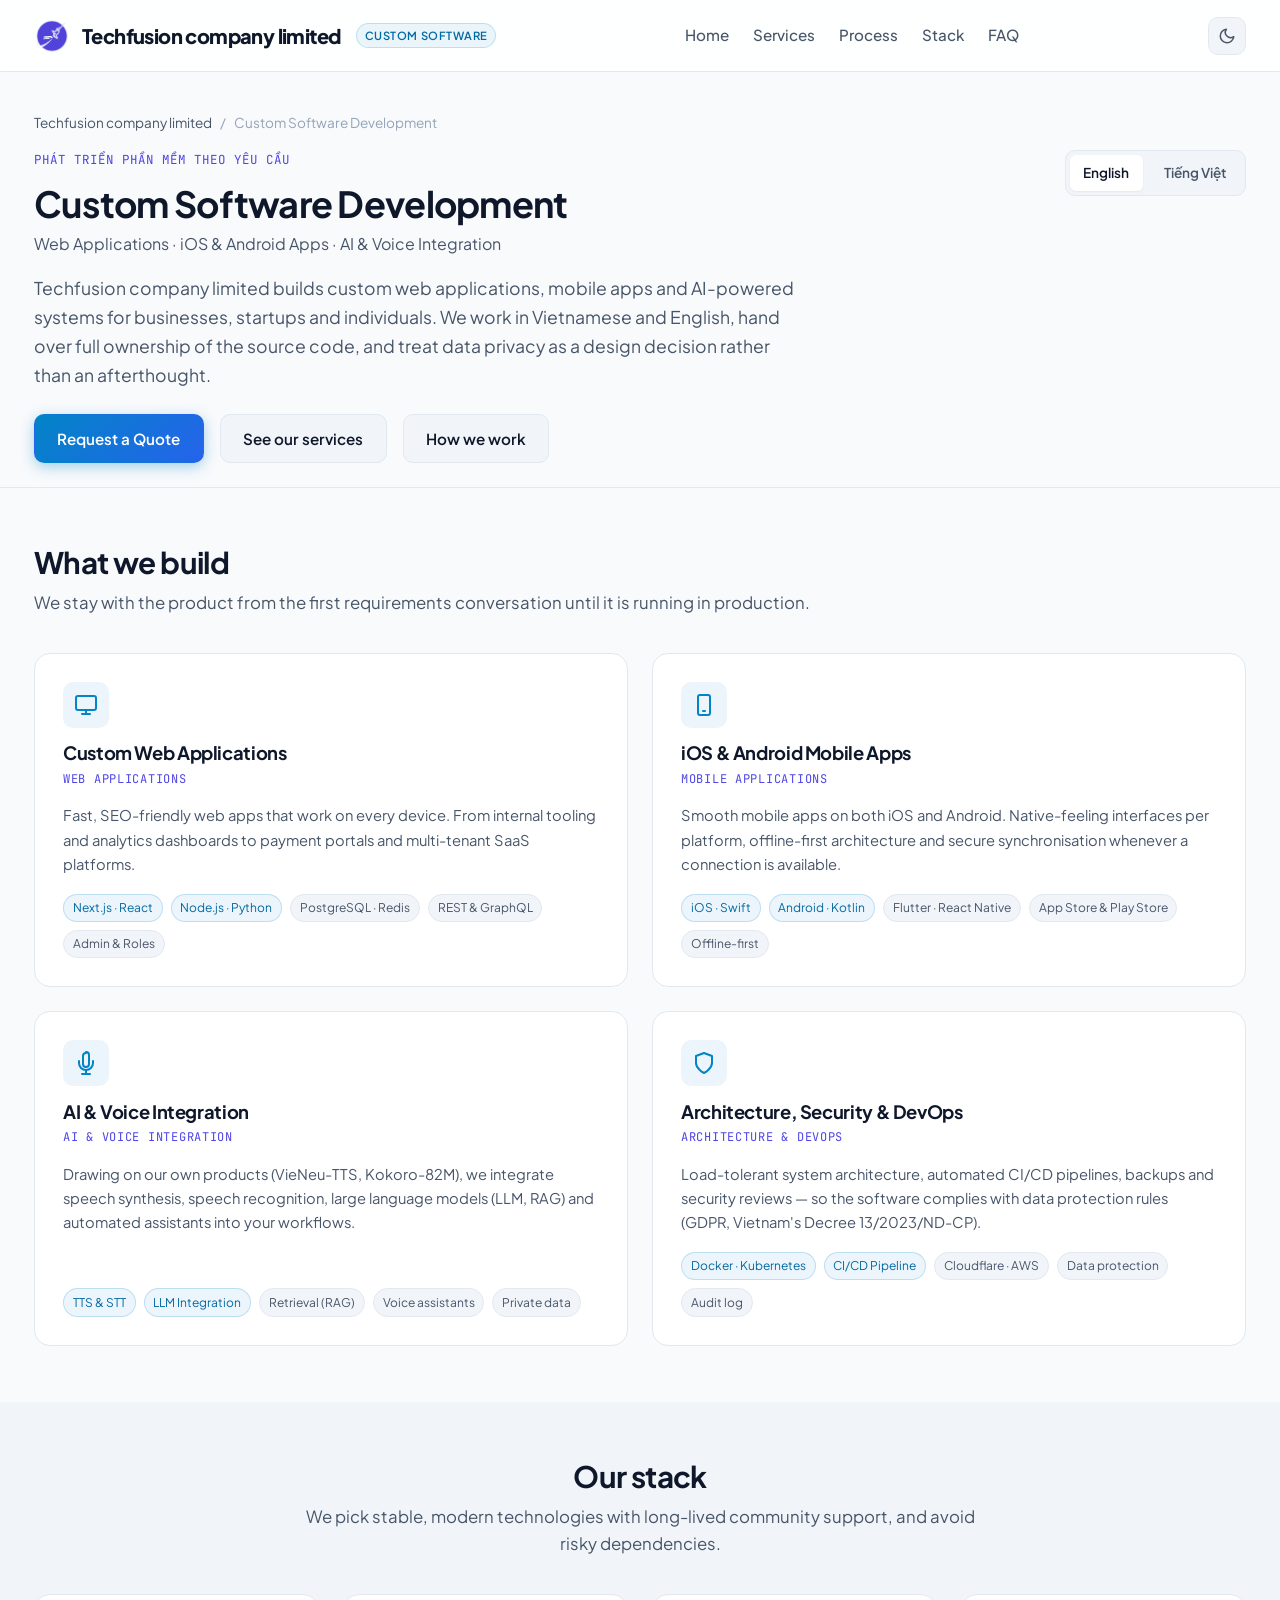
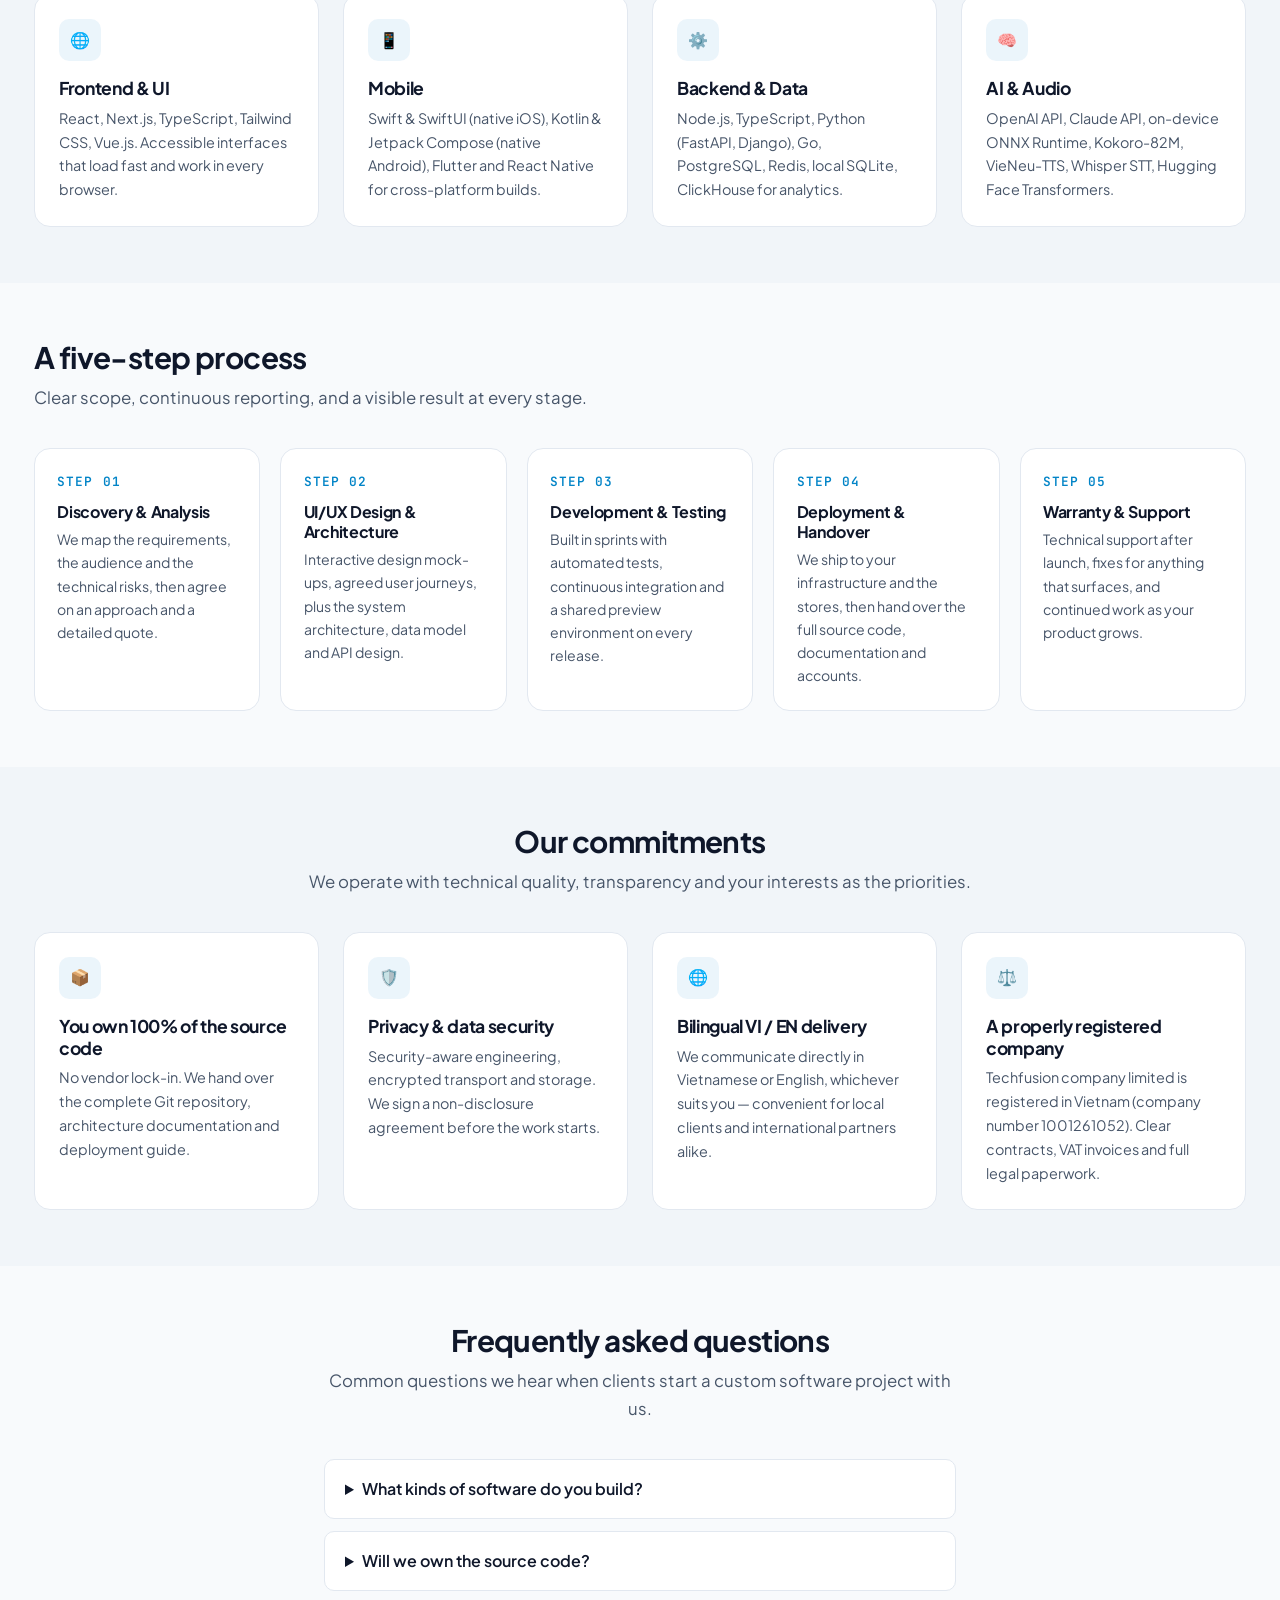
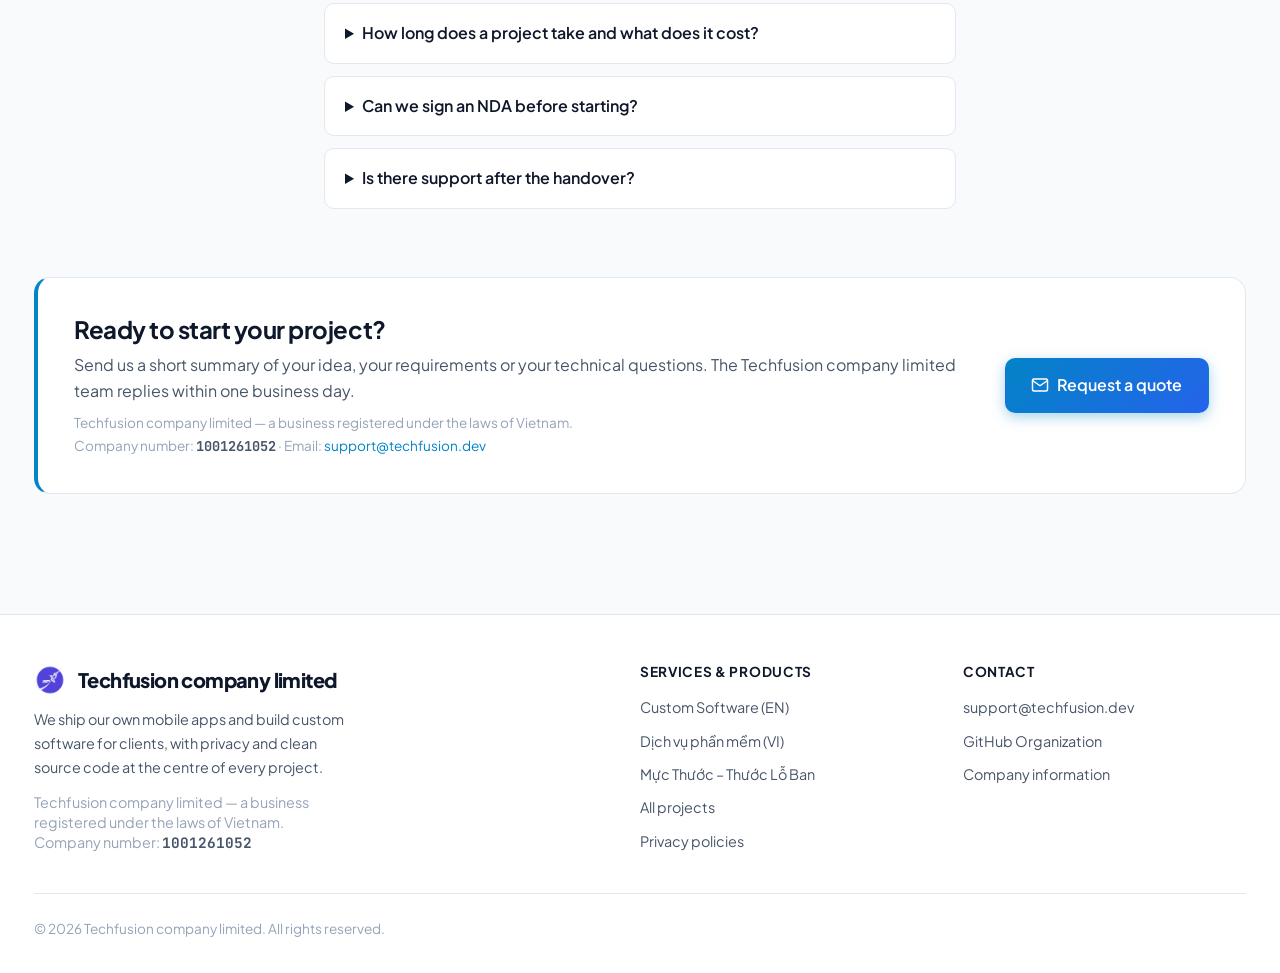
<file: services/en.html>
<!DOCTYPE html>
<html lang="en">
<head>
  <meta charset="UTF-8">
  <meta name="viewport" content="width=device-width, initial-scale=1.0">
  <title>Techfusion company limited — Custom Software Development (Web, iOS, Android)</title>
  <meta name="description" content="Techfusion company limited builds custom software for clients: web applications, iOS &amp; Android mobile apps, AI and voice integration, architecture &amp; security. Full source-code handover, Vietnamese and English.">
  <link rel="icon" type="image/svg+xml" href="../favicon.svg">

  <link rel="canonical" href="https://tf.io.vn/services/en.html">
  <link rel="alternate" hreflang="vi" href="https://tf.io.vn/services/">
  <link rel="alternate" hreflang="en" href="https://tf.io.vn/services/en.html">
  <link rel="alternate" hreflang="x-default" href="https://tf.io.vn/services/">
  <meta property="og:type" content="website">
  <meta property="og:title" content="Custom Software Development — Techfusion company limited">
  <meta property="og:description" content="Web applications, iOS &amp; Android apps, AI integration. Full source-code handover for clients.">
  <meta property="og:url" content="https://tf.io.vn/services/en.html">
  <meta property="og:locale" content="en_US">
  <meta property="og:locale:alternate" content="vi_VN">
  <meta name="twitter:card" content="summary">

  <!-- Modern Google Fonts -->
  <link rel="preconnect" href="https://fonts.googleapis.com">
  <link rel="preconnect" href="https://fonts.gstatic.com" crossorigin>
  <link href="https://fonts.googleapis.com/css2?family=JetBrains+Mono:wght@400;500;600&family=Plus+Jakarta+Sans:wght@400;500;600;700;800&display=swap" rel="stylesheet">

  <!-- Stylesheet -->
  <link rel="stylesheet" href="../css/style.css">
  <script defer src="https://cloud.umami.is/script.js" data-website-id="c3396839-ce6c-4d3b-a5ff-ac7f6863ffff" data-domains="tf.io.vn"></script>

  <script type="application/ld+json">
  {
    "@context": "https://schema.org",
    "@type": "Service",
    "name": "Custom Software Development",
    "serviceType": "Custom web and mobile software development",
    "description": "Techfusion company limited builds custom web applications, iOS & Android mobile apps, and AI integrations for clients — from UI/UX design and architecture to deployment, source-code handover and support.",
    "url": "https://tf.io.vn/services/en.html",
    "inLanguage": "en",
    "areaServed": ["Vietnam", "Worldwide"],
    "provider": {
      "@type": "Organization",
      "name": "Techfusion company limited",
      "url": "https://tf.io.vn/",
      "email": "support@techfusion.dev",
      "identifier": { "@type": "PropertyValue", "name": "Company number", "value": "1001261052" },
      "address": { "@type": "PostalAddress", "addressCountry": "VN" }
    },
    "hasOfferCatalog": {
      "@type": "OfferCatalog",
      "name": "Custom software development services",
      "itemListElement": [
        { "@type": "Offer", "itemOffered": { "@type": "Service", "name": "Web Applications" } },
        { "@type": "Offer", "itemOffered": { "@type": "Service", "name": "Mobile Applications (iOS & Android)" } },
        { "@type": "Offer", "itemOffered": { "@type": "Service", "name": "AI & Voice Integration" } },
        { "@type": "Offer", "itemOffered": { "@type": "Service", "name": "Architecture, Security & DevOps" } }
      ]
    }
  }
  </script>
  <script type="application/ld+json">
  {
    "@context": "https://schema.org",
    "@type": "FAQPage",
    "inLanguage": "en",
    "mainEntity": [
      {
        "@type": "Question",
        "name": "Does Techfusion company limited take on custom software projects?",
        "acceptedAnswer": {
          "@type": "Answer",
          "text": "Yes. Alongside our own apps, Techfusion company limited builds custom web applications, iOS and Android mobile apps, AI and voice integrations, plus system architecture and security work. We work in Vietnamese and English."
        }
      },
      {
        "@type": "Question",
        "name": "What does the software development process look like?",
        "acceptedAnswer": {
          "@type": "Answer",
          "text": "Five steps: discovery and requirements analysis, UI/UX design with system architecture, iterative development and testing, deployment and handover, then post-launch support and maintenance. Every step comes with a clear status report."
        }
      },
      {
        "@type": "Question",
        "name": "Do we own the source code of the product?",
        "acceptedAnswer": {
          "@type": "Answer",
          "text": "Yes. The full source code, project admin accounts and documentation are handed over when the project is finished. No technical lock-in keeps control away from you."
        }
      },
      {
        "@type": "Question",
        "name": "How are project cost and timeline determined?",
        "acceptedAnswer": {
          "@type": "Answer",
          "text": "After the requirements analysis we send a staged quote with an estimated timeline. Costs are split across delivery milestones so you can track and control them. Any change outside the agreed scope is reported before it is implemented."
        }
      },
      {
        "@type": "Question",
        "name": "How is our data protected?",
        "acceptedAnswer": {
          "@type": "Answer",
          "text": "We design privacy-first: minimal data collection, encryption in transit and at rest, role-based access control and audit logging. Systems are designed to follow GDPR and Vietnam's Decree 13/2023/ND-CP on personal data protection."
        }
      }
    ]
  }
  </script>
</head>
<body>

  <!-- Site Navigation Header -->
  <header class="site-header">
    <div class="container header-inner">
      <a href="../index.html" class="brand" aria-label="Techfusion company limited Home">
        <img src="../assets/logo.png" class="brand-logo" alt="Techfusion company limited Logo" width="36" height="36">
        <span class="brand-text">Techfusion company limited</span>
        <span class="brand-badge">Custom Software</span>
      </a>

      <nav aria-label="Main Navigation">
        <ul class="nav-links">
          <li><a href="../index.html" class="nav-link">Home</a></li>
          <li><a href="#offerings" class="nav-link">Services</a></li>
          <li><a href="#process" class="nav-link">Process</a></li>
          <li><a href="#stack" class="nav-link">Stack</a></li>
          <li><a href="#faq" class="nav-link">FAQ</a></li>
        </ul>
      </nav>

      <div class="header-actions">
        <button id="theme-toggle" class="theme-toggle-btn" aria-label="Toggle Dark / Light Theme" title="Toggle Theme">
          <svg id="sun-icon" viewBox="0 0 24 24" fill="none" stroke="currentColor" stroke-width="2" stroke-linecap="round" stroke-linejoin="round">
            <circle cx="12" cy="12" r="5"></circle>
            <line x1="12" y1="1" x2="12" y2="3"></line>
            <line x1="12" y1="21" x2="12" y2="23"></line>
            <line x1="4.22" y1="4.22" x2="5.64" y2="5.64"></line>
            <line x1="18.36" y1="18.36" x2="19.78" y2="19.78"></line>
            <line x1="1" y1="12" x2="3" y2="12"></line>
            <line x1="21" y1="12" x2="23" y2="12"></line>
            <line x1="4.22" y1="19.78" x2="5.64" y2="18.36"></line>
            <line x1="18.36" y1="5.64" x2="19.78" y2="4.22"></line>
          </svg>
          <svg id="moon-icon" style="display:none;" viewBox="0 0 24 24" fill="none" stroke="currentColor" stroke-width="2" stroke-linecap="round" stroke-linejoin="round">
            <path d="M21 12.79A9 9 0 1 1 11.21 3 7 7 0 0 0 21 12.79z"></path>
          </svg>
        </button>
      </div>
    </div>
  </header>

  <!-- Main Content Area -->
  <main class="main-content">

    <!-- Header / Hero Bar -->
    <section class="policy-header">
      <div class="container">

        <nav class="breadcrumb" aria-label="Breadcrumb">
          <a href="../index.html">Techfusion company limited</a>
          <span>/</span>
          <span>Custom Software Development</span>
        </nav>

        <div class="policy-title-container">
          <div>
            <p class="bilingual-label">Phát triển phần mềm theo yêu cầu</p>
            <h1 class="policy-title">Custom Software Development</h1>
            <p style="margin-top: 0.35rem; font-size: 1rem; color: var(--text-secondary);">
              Web Applications · iOS &amp; Android Apps · AI &amp; Voice Integration
            </p>
          </div>

          <nav class="language-switch-bar" aria-label="Language Selector">
            <a class="lang-btn active" href="en.html" hreflang="en" aria-current="page">English</a>
            <a class="lang-btn" href="./" hreflang="vi">Tiếng Việt</a>
          </nav>
        </div>

        <p style="font-size: 1.1rem; max-width: 760px; margin-bottom: 1.5rem;">
          Techfusion company limited builds custom web applications, mobile apps and AI-powered systems for
          businesses, startups and individuals. We work in Vietnamese and English, hand over full
          ownership of the source code, and treat data privacy as a design decision rather than an afterthought.
        </p>

        <div class="hero-actions" style="justify-content: flex-start;">
          <a href="mailto:support@techfusion.dev?subject=Custom%20software%20development%20quote%20request" class="btn btn-primary">
            Request a Quote
          </a>
          <a href="#offerings" class="btn btn-secondary">See our services</a>
          <a href="#process" class="btn btn-secondary">How we work</a>
        </div>

      </div>
    </section>

    <!-- Services Offered -->
    <section id="offerings" class="section">
      <div class="container">
        <div class="section-header">
          <h2 class="section-title">What we build</h2>
          <p class="section-desc">We stay with the product from the first requirements conversation until it is running in production.</p>
        </div>

        <div class="service-grid">

          <article class="service-card">
            <div class="service-card-icon">
              <svg viewBox="0 0 24 24" fill="none" stroke="currentColor" stroke-width="2" stroke-linecap="round" stroke-linejoin="round">
                <rect x="2" y="3" width="20" height="14" rx="2" ry="2"></rect>
                <line x1="8" y1="21" x2="16" y2="21"></line>
                <line x1="12" y1="17" x2="12" y2="21"></line>
              </svg>
            </div>
            <h3 class="service-card-title">Custom Web Applications</h3>
            <p class="service-card-en">Web Applications</p>
            <p class="service-card-desc">
              Fast, SEO-friendly web apps that work on every device. From internal tooling and
              analytics dashboards to payment portals and multi-tenant SaaS platforms.
            </p>
            <div class="service-card-tags">
              <span class="tag tag-accent">Next.js · React</span>
              <span class="tag tag-accent">Node.js · Python</span>
              <span class="tag">PostgreSQL · Redis</span>
              <span class="tag">REST &amp; GraphQL</span>
              <span class="tag">Admin &amp; Roles</span>
            </div>
          </article>

          <article class="service-card">
            <div class="service-card-icon">
              <svg viewBox="0 0 24 24" fill="none" stroke="currentColor" stroke-width="2" stroke-linecap="round" stroke-linejoin="round">
                <rect x="6" y="2" width="12" height="20" rx="2" ry="2"></rect>
                <line x1="11" y1="18" x2="13" y2="18"></line>
              </svg>
            </div>
            <h3 class="service-card-title">iOS &amp; Android Mobile Apps</h3>
            <p class="service-card-en">Mobile Applications</p>
            <p class="service-card-desc">
              Smooth mobile apps on both iOS and Android. Native-feeling interfaces per platform,
              offline-first architecture and secure synchronisation whenever a connection is available.
            </p>
            <div class="service-card-tags">
              <span class="tag tag-accent">iOS · Swift</span>
              <span class="tag tag-accent">Android · Kotlin</span>
              <span class="tag">Flutter · React Native</span>
              <span class="tag">App Store &amp; Play Store</span>
              <span class="tag">Offline-first</span>
            </div>
          </article>

          <article class="service-card">
            <div class="service-card-icon">
              <svg viewBox="0 0 24 24" fill="none" stroke="currentColor" stroke-width="2" stroke-linecap="round" stroke-linejoin="round">
                <path d="M12 2a3 3 0 0 0-3 3v8a3 3 0 0 0 6 0V4a3 3 0 0 0-3-3z"></path>
                <path d="M19 10v2a7 7 0 0 1-14 0v-2"></path>
                <line x1="12" y1="19" x2="12" y2="23"></line>
                <line x1="8" y1="23" x2="16" y2="23"></line>
              </svg>
            </div>
            <h3 class="service-card-title">AI &amp; Voice Integration</h3>
            <p class="service-card-en">AI &amp; Voice Integration</p>
            <p class="service-card-desc">
              Drawing on our own products (VieNeu-TTS, Kokoro-82M), we integrate speech synthesis,
              speech recognition, large language models (LLM, RAG) and automated assistants into your workflows.
            </p>
            <div class="service-card-tags">
              <span class="tag tag-accent">TTS &amp; STT</span>
              <span class="tag tag-accent">LLM Integration</span>
              <span class="tag">Retrieval (RAG)</span>
              <span class="tag">Voice assistants</span>
              <span class="tag">Private data</span>
            </div>
          </article>

          <article class="service-card">
            <div class="service-card-icon">
              <svg viewBox="0 0 24 24" fill="none" stroke="currentColor" stroke-width="2" stroke-linecap="round" stroke-linejoin="round">
                <path d="M12 22s8-4 8-10V5l-8-3-8 3v7c0 6 8 10 8 10z"></path>
              </svg>
            </div>
            <h3 class="service-card-title">Architecture, Security &amp; DevOps</h3>
            <p class="service-card-en">Architecture &amp; DevOps</p>
            <p class="service-card-desc">
              Load-tolerant system architecture, automated CI/CD pipelines, backups and security
              reviews — so the software complies with data protection rules (GDPR, Vietnam's Decree 13/2023/ND-CP).
            </p>
            <div class="service-card-tags">
              <span class="tag tag-accent">Docker · Kubernetes</span>
              <span class="tag tag-accent">CI/CD Pipeline</span>
              <span class="tag">Cloudflare · AWS</span>
              <span class="tag">Data protection</span>
              <span class="tag">Audit log</span>
            </div>
          </article>

        </div>
      </div>
    </section>

    <!-- Tech Stack -->
    <section id="stack" class="section" style="background-color: var(--bg-surface);">
      <div class="container">
        <div class="section-header text-center header-narrow">
          <h2 class="section-title">Our stack</h2>
          <p class="section-desc">We pick stable, modern technologies with long-lived community support, and avoid risky dependencies.</p>
        </div>

        <div class="features-grid">
          <div class="feature-box">
            <div class="feature-box-icon">🌐</div>
            <h3 class="feature-box-title">Frontend &amp; UI</h3>
            <p class="feature-box-desc">React, Next.js, TypeScript, Tailwind CSS, Vue.js. Accessible interfaces that load fast and work in every browser.</p>
          </div>
          <div class="feature-box">
            <div class="feature-box-icon">📱</div>
            <h3 class="feature-box-title">Mobile</h3>
            <p class="feature-box-desc">Swift &amp; SwiftUI (native iOS), Kotlin &amp; Jetpack Compose (native Android), Flutter and React Native for cross-platform builds.</p>
          </div>
          <div class="feature-box">
            <div class="feature-box-icon">⚙️</div>
            <h3 class="feature-box-title">Backend &amp; Data</h3>
            <p class="feature-box-desc">Node.js, TypeScript, Python (FastAPI, Django), Go, PostgreSQL, Redis, local SQLite, ClickHouse for analytics.</p>
          </div>
          <div class="feature-box">
            <div class="feature-box-icon">🧠</div>
            <h3 class="feature-box-title">AI &amp; Audio</h3>
            <p class="feature-box-desc">OpenAI API, Claude API, on-device ONNX Runtime, Kokoro-82M, VieNeu-TTS, Whisper STT, Hugging Face Transformers.</p>
          </div>
        </div>
      </div>
    </section>

    <!-- Development Process -->
    <section id="process" class="section">
      <div class="container">
        <div class="section-header">
          <h2 class="section-title">A five-step process</h2>
          <p class="section-desc">Clear scope, continuous reporting, and a visible result at every stage.</p>
        </div>

        <div class="process-grid">

          <div class="process-step">
            <div class="process-num">STEP 01</div>
            <h3>Discovery &amp; Analysis</h3>
            <p>We map the requirements, the audience and the technical risks, then agree on an approach and a detailed quote.</p>
          </div>

          <div class="process-step">
            <div class="process-num">STEP 02</div>
            <h3>UI/UX Design &amp; Architecture</h3>
            <p>Interactive design mock-ups, agreed user journeys, plus the system architecture, data model and API design.</p>
          </div>

          <div class="process-step">
            <div class="process-num">STEP 03</div>
            <h3>Development &amp; Testing</h3>
            <p>Built in sprints with automated tests, continuous integration and a shared preview environment on every release.</p>
          </div>

          <div class="process-step">
            <div class="process-num">STEP 04</div>
            <h3>Deployment &amp; Handover</h3>
            <p>We ship to your infrastructure and the stores, then hand over the full source code, documentation and accounts.</p>
          </div>

          <div class="process-step">
            <div class="process-num">STEP 05</div>
            <h3>Warranty &amp; Support</h3>
            <p>Technical support after launch, fixes for anything that surfaces, and continued work as your product grows.</p>
          </div>

        </div>
      </div>
    </section>

    <!-- Commitments / Why Us -->
    <section id="why" class="section" style="background-color: var(--bg-surface);">
      <div class="container">
        <div class="section-header text-center header-narrow">
          <h2 class="section-title">Our commitments</h2>
          <p class="section-desc">We operate with technical quality, transparency and your interests as the priorities.</p>
        </div>

        <div class="features-grid">
          <div class="feature-box">
            <div class="feature-box-icon">📦</div>
            <h3 class="feature-box-title">You own 100% of the source code</h3>
            <p class="feature-box-desc">No vendor lock-in. We hand over the complete Git repository, architecture documentation and deployment guide.</p>
          </div>
          <div class="feature-box">
            <div class="feature-box-icon">🛡️</div>
            <h3 class="feature-box-title">Privacy &amp; data security</h3>
            <p class="feature-box-desc">Security-aware engineering, encrypted transport and storage. We sign a non-disclosure agreement before the work starts.</p>
          </div>
          <div class="feature-box">
            <div class="feature-box-icon">🌐</div>
            <h3 class="feature-box-title">Bilingual VI / EN delivery</h3>
            <p class="feature-box-desc">We communicate directly in Vietnamese or English, whichever suits you — convenient for local clients and international partners alike.</p>
          </div>
          <div class="feature-box">
            <div class="feature-box-icon">⚖️</div>
            <h3 class="feature-box-title">A properly registered company</h3>
            <p class="feature-box-desc">Techfusion company limited is registered in Vietnam (company number 1001261052). Clear contracts, VAT invoices and full legal paperwork.</p>
          </div>
        </div>
      </div>
    </section>

    <!-- Frequently Asked Questions -->
    <section id="faq" class="section">
      <div class="container header-narrow">
        <div class="section-header text-center">
          <h2 class="section-title">Frequently asked questions</h2>
          <p class="section-desc">Common questions we hear when clients start a custom software project with us.</p>
        </div>

        <div class="faq">
          <details>
            <summary>What kinds of software do you build?</summary>
            <p>We focus on three areas: web applications (SaaS, admin dashboards, landing pages, internal portals), mobile apps (native iOS with Swift, native Android with Kotlin, or cross-platform with Flutter) and AI integration (voice assistants, large language models, speech recognition). We also advise on system architecture and security hardening.</p>
          </details>

          <details>
            <summary>Will we own the source code?</summary>
            <p>Yes. The full source code, technical documentation, database and access to the cloud services are transferred to you when the project is finished. You are free to use, modify and commercialise it.</p>
          </details>

          <details>
            <summary>How long does a project take and what does it cost?</summary>
            <p>Both depend on the feature complexity. A straightforward application usually takes three to six weeks, while more complex systems can run from two to four months. After the requirements discussion we send a detailed estimate broken down by delivery milestone.</p>
          </details>

          <details>
            <summary>Can we sign an NDA before starting?</summary>
            <p>Yes. We are happy to sign a non-disclosure agreement before you share any concept documents or business data.</p>
          </details>

          <details>
            <summary>Is there support after the handover?</summary>
            <p>Every project includes a warranty period for defects. After that you can opt for a maintenance package, or request new features as your needs evolve.</p>
          </details>
        </div>
      </div>
    </section>

    <!-- Contact & Quote Request Panel -->
    <section class="section" style="padding-top: 0;">
      <div class="container">
        <div class="contact-panel">
          <div class="contact-copy">
            <h2 class="contact-title">Ready to start your project?</h2>
            <p class="contact-text">
              Send us a short summary of your idea, your requirements or your technical questions.
              The Techfusion company limited team replies within one business day.
            </p>
            <p class="contact-meta">
              Techfusion company limited — a business registered under the laws of Vietnam.<br>
              Company number: <strong>1001261052</strong> · Email: <a href="mailto:support@techfusion.dev">support@techfusion.dev</a>
            </p>
          </div>
          <div class="contact-actions">
            <a href="mailto:support@techfusion.dev?subject=Custom%20software%20development%20quote%20request" class="btn btn-primary btn-lg">
              <svg width="18" height="18" viewBox="0 0 24 24" fill="none" stroke="currentColor" stroke-width="2" stroke-linecap="round" stroke-linejoin="round">
                <path d="M4 4h16c1.1 0 2 .9 2 2v12c0 1.1-.9 2-2 2H4c-1.1 0-2-.9-2-2V6c0-1.1.9-2 2-2z"></path>
                <polyline points="22,6 12,13 2,6"></polyline>
              </svg>
              Request a quote
            </a>
          </div>
        </div>
      </div>
    </section>

  </main>

  <!-- Global Footer -->
  <footer class="site-footer">
    <div class="container">
      <div class="footer-inner">
        <div class="footer-brand">
          <div class="brand" style="margin-bottom: 0.75rem;">
            <img src="../assets/logo.png" class="brand-logo" alt="Techfusion company limited Logo" width="32" height="32">
            <span class="brand-text">Techfusion company limited</span>
          </div>
          <p>We ship our own mobile apps and build custom software for clients, with privacy and clean source code at the centre of every project.</p>
          <p class="footer-legal">
            Techfusion company limited — a business registered under the laws of Vietnam.<br>
            Company number: <strong>1001261052</strong>
          </p>
        </div>

        <div>
          <h4 class="footer-heading">Services &amp; Products</h4>
          <ul class="footer-links">
            <li><a href="en.html">Custom Software (EN)</a></li>
            <li><a href="./">Dịch vụ phần mềm (VI)</a></li>
            <li><a href="../muc-thuoc/">Mực Thước – Thước Lỗ Ban</a></li>
            <li><a href="../index.html#apps">All projects</a></li>
            <li><a href="../privacy/index.html">Privacy policies</a></li>
          </ul>
        </div>

        <div>
          <h4 class="footer-heading">Contact</h4>
          <ul class="footer-links">
            <li><a href="mailto:support@techfusion.dev">support@techfusion.dev</a></li>
            <li><a href="https://github.com/techfusionltd" target="_blank" rel="noopener">GitHub Organization</a></li>
            <li><a href="../index.html#contact">Company information</a></li>
          </ul>
        </div>
      </div>

      <div class="footer-bottom">
        <div>&copy; 2026 Techfusion company limited. All rights reserved.</div>
      </div>
    </div>
  </footer>

  <script src="../js/main.js"></script>
</body>
</html>
</file>
<file: css/style.css>
:root {
  --font-sans: 'Plus Jakarta Sans', -apple-system, BlinkMacSystemFont, 'Segoe UI', Roboto, Helvetica, Arial, sans-serif;
  --font-mono: 'JetBrains Mono', ui-monospace, SFMono-Regular, Menlo, Monaco, Consolas, monospace;

  /* Color Palette - Default Dark/Modern Slate */
  --bg-primary: #0b0f19;
  --bg-secondary: #111827;
  --bg-surface: #1a2234;
  --bg-surface-hover: #222d44;
  --bg-glass: rgba(17, 24, 39, 0.75);
  --border-subtle: #243049;
  --border-focus: #3b82f6;

  --text-primary: #f8fafc;
  --text-secondary: #94a3b8;
  --text-muted: #64748b;
  
  --accent-primary: #38bdf8;
  --accent-secondary: #818cf8;
  --accent-glow: rgba(56, 189, 248, 0.15);
  
  --badge-bg: rgba(56, 189, 248, 0.1);
  --badge-text: #38bdf8;
  --badge-border: rgba(56, 189, 248, 0.25);

  --success: #10b981;
  --success-bg: rgba(16, 185, 129, 0.1);
  --warning: #f59e0b;
  --warning-bg: rgba(245, 158, 11, 0.1);

  --shadow-sm: 0 1px 2px 0 rgba(0, 0, 0, 0.05);
  --shadow-md: 0 4px 6px -1px rgba(0, 0, 0, 0.2), 0 2px 4px -2px rgba(0, 0, 0, 0.2);
  --shadow-lg: 0 10px 25px -3px rgba(0, 0, 0, 0.3), 0 4px 6px -4px rgba(0, 0, 0, 0.3);

  --radius-sm: 6px;
  --radius-md: 10px;
  --radius-lg: 16px;
  --radius-full: 9999px;

  --container-width: 1260px;
  --header-height: 72px;
}

[data-theme="light"] {
  --bg-primary: #f8fafc;
  --bg-secondary: #ffffff;
  --bg-surface: #f1f5f9;
  --bg-surface-hover: #e2e8f0;
  --bg-glass: rgba(255, 255, 255, 0.85);
  --border-subtle: #e2e8f0;
  --border-focus: #2563eb;

  --text-primary: #0f172a;
  --text-secondary: #475569;
  --text-muted: #94a3b8;

  --accent-primary: #0284c7;
  --accent-secondary: #4f46e5;
  --accent-glow: rgba(2, 132, 199, 0.12);

  --badge-bg: rgba(2, 132, 199, 0.08);
  --badge-text: #0369a1;
  --badge-border: rgba(2, 132, 199, 0.2);

  --shadow-sm: 0 1px 2px 0 rgba(0, 0, 0, 0.05);
  --shadow-md: 0 4px 6px -1px rgba(0, 0, 0, 0.07), 0 2px 4px -2px rgba(0, 0, 0, 0.05);
  --shadow-lg: 0 10px 25px -3px rgba(0, 0, 0, 0.08), 0 4px 6px -4px rgba(0, 0, 0, 0.04);
}

/* Reset & Base Setup */
*, *::before, *::after {
  box-sizing: border-box;
  margin: 0;
  padding: 0;
}

html {
  scroll-behavior: smooth;
  font-size: 16px;
  color-scheme: dark light;
}

body {
  font-family: var(--font-sans);
  background-color: var(--bg-primary);
  color: var(--text-primary);
  line-height: 1.65;
  -webkit-font-smoothing: antialiased;
  -moz-osx-font-smoothing: grayscale;
  min-height: 100vh;
  display: flex;
  flex-direction: column;
}

/* Global Layout Containers */
.container {
  width: 100%;
  max-width: var(--container-width);
  margin-left: auto;
  margin-right: auto;
  padding-left: 1.5rem;
  padding-right: 1.5rem;
}

.main-content {
  flex: 1;
}

/* Typography */
h1, h2, h3, h4, h5, h6 {
  color: var(--text-primary);
  font-weight: 700;
  line-height: 1.25;
  letter-spacing: -0.02em;
}

h1 { font-size: 2.25rem; }
h2 { font-size: 1.75rem; }
h3 { font-size: 1.25rem; }

p {
  color: var(--text-secondary);
}

a {
  color: var(--accent-primary);
  text-decoration: none;
  transition: color 0.2s ease, opacity 0.2s ease;
}

a:hover {
  text-decoration: underline;
}

code, kbd, samp, pre {
  font-family: var(--font-mono);
  font-size: 0.9em;
}

code {
  background-color: var(--bg-surface);
  color: var(--accent-primary);
  padding: 0.15em 0.4em;
  border-radius: var(--radius-sm);
  border: 1px solid var(--border-subtle);
}

/* Header & Navbar */
.site-header {
  position: sticky;
  top: 0;
  z-index: 50;
  background-color: var(--bg-glass);
  backdrop-filter: blur(12px);
  -webkit-backdrop-filter: blur(12px);
  border-bottom: 1px solid var(--border-subtle);
  height: var(--header-height);
  display: flex;
  align-items: center;
}

.header-inner {
  display: flex;
  align-items: center;
  justify-content: space-between;
  width: 100%;
}

.brand {
  display: flex;
  align-items: center;
  gap: 0.75rem;
  font-weight: 800;
  font-size: 1.25rem;
  color: var(--text-primary);
  text-decoration: none;
}

.brand:hover {
  text-decoration: none;
}

.brand-icon {
  width: 36px;
  height: 36px;
  border-radius: 50%;
  display: flex;
  align-items: center;
  justify-content: center;
  overflow: hidden;
}

.brand-logo {
  width: 36px;
  height: 36px;
  border-radius: 50%;
  object-fit: contain;
  display: block;
  flex-shrink: 0;
}

.footer-brand .brand-logo {
  width: 32px;
  height: 32px;
}

.brand-text {
  letter-spacing: -0.03em;
}

.brand-badge {
  font-size: 0.7rem;
  text-transform: uppercase;
  letter-spacing: 0.05em;
  background: var(--badge-bg);
  color: var(--badge-text);
  border: 1px solid var(--badge-border);
  padding: 0.15rem 0.45rem;
  border-radius: var(--radius-full);
  font-weight: 600;
  margin-left: 0.25rem;
}

.nav-links {
  display: flex;
  align-items: center;
  gap: 1.5rem;
  list-style: none;
}

.nav-link {
  color: var(--text-secondary);
  font-weight: 500;
  font-size: 0.95rem;
  transition: color 0.2s ease;
  text-decoration: none;
}

.nav-link:hover, .nav-link.active {
  color: var(--text-primary);
  text-decoration: none;
}

.header-actions {
  display: flex;
  align-items: center;
  gap: 0.75rem;
}

.theme-toggle-btn {
  background: var(--bg-surface);
  border: 1px solid var(--border-subtle);
  color: var(--text-secondary);
  width: 38px;
  height: 38px;
  border-radius: var(--radius-md);
  display: flex;
  align-items: center;
  justify-content: center;
  cursor: pointer;
  transition: all 0.2s ease;
}

.theme-toggle-btn:hover {
  background: var(--bg-surface-hover);
  color: var(--text-primary);
  border-color: var(--accent-primary);
}

.theme-toggle-btn svg {
  width: 18px;
  height: 18px;
}

/* Hero Section */
.hero {
  padding: 4.5rem 0 3rem;
  position: relative;
  overflow: hidden;
}

.hero-glow {
  position: absolute;
  top: -100px;
  left: 50%;
  transform: translateX(-50%);
  width: 600px;
  height: 400px;
  background: radial-gradient(circle, var(--accent-glow) 0%, rgba(0,0,0,0) 70%);
  pointer-events: none;
  z-index: -1;
}

.hero-content {
  text-align: center;
  max-width: 780px;
  margin: 0 auto;
}

.hero-pill {
  display: inline-flex;
  align-items: center;
  gap: 0.5rem;
  background-color: var(--badge-bg);
  border: 1px solid var(--badge-border);
  color: var(--badge-text);
  font-size: 0.85rem;
  font-weight: 600;
  padding: 0.35rem 0.9rem;
  border-radius: var(--radius-full);
  margin-bottom: 1.5rem;
}

.hero-title {
  font-size: 3rem;
  line-height: 1.15;
  margin-bottom: 1.25rem;
  letter-spacing: -0.03em;
}

.hero-subtitle {
  font-size: 1.15rem;
  color: var(--text-secondary);
  line-height: 1.6;
  margin-bottom: 2rem;
}

.hero-actions {
  display: flex;
  justify-content: center;
  gap: 1rem;
  flex-wrap: wrap;
  align-items: center;
}

.store-badge img {
  display: block;
  height: 48px;
  width: auto;
}

/* Buttons */
.btn {
  display: inline-flex;
  align-items: center;
  justify-content: center;
  gap: 0.5rem;
  padding: 0.7rem 1.4rem;
  border-radius: var(--radius-md);
  font-weight: 600;
  font-size: 0.95rem;
  cursor: pointer;
  transition: all 0.2s ease;
  text-decoration: none;
  border: 1px solid transparent;
  max-width: 100%;
  overflow-wrap: anywhere;
}

.btn:hover {
  text-decoration: none;
}

.btn-primary {
  background: linear-gradient(135deg, #0284c7 0%, #2563eb 100%);
  color: #ffffff;
  box-shadow: 0 4px 14px rgba(2, 132, 199, 0.35);
}

.btn-primary:hover {
  opacity: 0.95;
  transform: translateY(-1px);
  box-shadow: 0 6px 20px rgba(2, 132, 199, 0.45);
}

.btn-secondary {
  background: var(--bg-surface);
  color: var(--text-primary);
  border-color: var(--border-subtle);
}

.btn-secondary:hover {
  background: var(--bg-surface-hover);
  border-color: var(--accent-primary);
}

.btn-sm {
  padding: 0.45rem 0.9rem;
  font-size: 0.85rem;
}

/* App Showcase Section */
.section {
  padding: 3.5rem 0;
}

.section-header {
  margin-bottom: 2.25rem;
}

.section-title {
  font-size: 1.85rem;
  margin-bottom: 0.5rem;
}

.section-desc {
  font-size: 1.05rem;
  color: var(--text-secondary);
}

/* Grid of Apps */
.apps-grid {
  display: grid;
  grid-template-columns: repeat(auto-fit, minmax(460px, 1fr));
  gap: 2rem;
}

.app-card {
  background-color: var(--bg-secondary);
  border: 1px solid var(--border-subtle);
  border-radius: var(--radius-lg);
  padding: 2.25rem;
  display: flex;
  flex-direction: column;
  transition: all 0.25s cubic-bezier(0.16, 1, 0.3, 1);
  box-shadow: var(--shadow-sm);
  position: relative;
  overflow: hidden;
}

.app-card:hover {
  transform: translateY(-3px);
  border-color: var(--accent-primary);
  box-shadow: var(--shadow-lg);
}

.app-card-header {
  display: flex;
  align-items: flex-start;
  gap: 1.25rem;
  margin-bottom: 1.25rem;
}

.app-icon {
  width: 64px;
  height: 64px;
  border-radius: var(--radius-lg);
  display: flex;
  align-items: center;
  justify-content: center;
  font-size: 1.75rem;
  flex-shrink: 0;
  box-shadow: var(--shadow-sm);
  overflow: hidden;
}

.app-icon img {
  width: 100%;
  height: 100%;
  object-fit: cover;
  display: block;
}

.app-icon-prank {
  background: linear-gradient(135deg, #f97316 0%, #ec4899 100%);
  color: #fff;
}

.app-icon-placeholder {
  background: var(--bg-surface);
  border: 1px dashed var(--border-subtle);
  color: var(--text-muted);
}

.app-meta {
  flex: 1;
  min-width: 0;
}

.app-title {
  font-size: 1.25rem;
  margin-bottom: 0.25rem;
  word-break: break-word;
}

.app-title a {
  color: inherit;
}

.app-title a:hover {
  color: var(--accent-primary);
}

.app-pkg {
  font-size: 0.8rem;
  color: var(--text-muted);
  font-family: var(--font-mono);
  display: flex;
  align-items: center;
  gap: 0.35rem;
  min-width: 0;
  overflow-wrap: anywhere;
}

.copy-badge-btn {
  background: none;
  border: none;
  color: var(--text-muted);
  cursor: pointer;
  padding: 2px;
  border-radius: 4px;
  display: inline-flex;
}

.copy-badge-btn:hover {
  color: var(--accent-primary);
}

.app-desc {
  font-size: 0.95rem;
  color: var(--text-secondary);
  margin-bottom: 1.25rem;
  flex: 1;
}

.app-tags {
  display: flex;
  flex-wrap: wrap;
  gap: 0.4rem;
  margin-bottom: 1.5rem;
}

.tag {
  font-size: 0.75rem;
  padding: 0.2rem 0.55rem;
  border-radius: var(--radius-full);
  background-color: var(--bg-surface);
  color: var(--text-secondary);
  border: 1px solid var(--border-subtle);
}

.tag-accent {
  background: var(--badge-bg);
  color: var(--badge-text);
  border-color: var(--badge-border);
}

.tag-success {
  background: var(--success-bg);
  color: var(--success);
  border-color: rgba(16, 185, 129, 0.2);
}

.app-card-footer {
  padding-top: 1rem;
  border-top: 1px solid var(--border-subtle);
  display: flex;
  align-items: center;
  justify-content: space-between;
}

.policy-link-btn {
  font-weight: 600;
  font-size: 0.9rem;
  display: inline-flex;
  align-items: center;
  gap: 0.4rem;
}

/* Feature & Philosophy Section */
.features-grid {
  display: grid;
  grid-template-columns: repeat(auto-fit, minmax(260px, 1fr));
  gap: 1.5rem;
  margin-top: 1.5rem;
}

.feature-box {
  background-color: var(--bg-secondary);
  border: 1px solid var(--border-subtle);
  border-radius: var(--radius-lg);
  padding: 1.5rem;
}

.feature-box-icon {
  width: 42px;
  height: 42px;
  border-radius: var(--radius-md);
  background-color: var(--badge-bg);
  color: var(--accent-primary);
  display: flex;
  align-items: center;
  justify-content: center;
  margin-bottom: 1rem;
}

.feature-box-icon svg {
  width: 22px;
  height: 22px;
}

.feature-box-title {
  font-size: 1.1rem;
  margin-bottom: 0.5rem;
}

.feature-box-desc {
  font-size: 0.9rem;
  color: var(--text-secondary);
}

/* Privacy Policy Detail Page Styles */
.policy-header {
  padding: 2.5rem 0 1.5rem;
  border-bottom: 1px solid var(--border-subtle);
}

.breadcrumb {
  display: flex;
  align-items: center;
  gap: 0.5rem;
  font-size: 0.85rem;
  color: var(--text-muted);
  margin-bottom: 1rem;
}

.breadcrumb a {
  color: var(--text-secondary);
}

.breadcrumb a:hover {
  color: var(--accent-primary);
}

.policy-title-container {
  display: flex;
  justify-content: space-between;
  align-items: flex-start;
  flex-wrap: wrap;
  gap: 1.25rem;
  margin-bottom: 1rem;
}

.policy-title {
  font-size: 2.25rem;
}

.language-switch-bar {
  display: flex;
  align-items: center;
  gap: 0.5rem;
  background-color: var(--bg-surface);
  border: 1px solid var(--border-subtle);
  border-radius: var(--radius-md);
  padding: 0.25rem;
  flex-wrap: wrap;
}

.lang-btn {
  border: none;
  background: transparent;
  padding: 0.4rem 0.85rem;
  font-size: 0.85rem;
  font-weight: 600;
  color: var(--text-secondary);
  border-radius: var(--radius-sm);
  cursor: pointer;
  transition: all 0.2s ease;
  display: flex;
  align-items: center;
  gap: 0.35rem;
}

.lang-btn.active {
  background-color: var(--bg-secondary);
  color: var(--text-primary);
  box-shadow: var(--shadow-sm);
}

.meta-details-bar {
  display: flex;
  flex-wrap: wrap;
  gap: 1.5rem;
  font-size: 0.85rem;
  color: var(--text-secondary);
  padding: 0.85rem 1.25rem;
  background-color: var(--bg-surface);
  border-radius: var(--radius-md);
  border: 1px solid var(--border-subtle);
  margin-top: 1rem;
}

.meta-item {
  display: flex;
  align-items: center;
  gap: 0.4rem;
}

.meta-item strong {
  color: var(--text-primary);
}

/* Policy Content Layout (Sidebar TOC + Main Articles) */
.policy-layout {
  display: grid;
  grid-template-columns: 260px 1fr;
  gap: 2.5rem;
  padding: 2.5rem 0;
  align-items: start;
}

.policy-sidebar {
  position: sticky;
  top: calc(var(--header-height) + 1.5rem);
  background-color: var(--bg-secondary);
  border: 1px solid var(--border-subtle);
  border-radius: var(--radius-lg);
  padding: 1.25rem;
  max-height: calc(100vh - var(--header-height) - 3rem);
  overflow-y: auto;
}

.sidebar-title {
  font-size: 0.9rem;
  text-transform: uppercase;
  letter-spacing: 0.05em;
  color: var(--text-muted);
  margin-bottom: 0.75rem;
}

.toc-list {
  list-style: none;
  display: flex;
  flex-direction: column;
  gap: 0.25rem;
  font-size: 0.85rem;
}

.toc-link {
  display: block;
  padding: 0.35rem 0.5rem;
  color: var(--text-secondary);
  border-radius: var(--radius-sm);
  text-decoration: none;
  transition: all 0.15s ease;
  line-height: 1.35;
}

.toc-link:hover {
  color: var(--text-primary);
  background-color: var(--bg-surface);
  text-decoration: none;
}

.toc-link.active {
  color: var(--accent-primary);
  background-color: var(--badge-bg);
  font-weight: 600;
}

.policy-article {
  background-color: var(--bg-secondary);
  border: 1px solid var(--border-subtle);
  border-radius: var(--radius-lg);
  padding: 2.5rem;
}

/* Quick Reference Table */
.summary-table-container {
  overflow-x: auto;
  margin: 1.5rem 0 2.5rem;
  border-radius: var(--radius-md);
  border: 1px solid var(--border-subtle);
}

.summary-table {
  width: 100%;
  border-collapse: collapse;
  text-align: left;
  font-size: 0.9rem;
}

.summary-table th, .summary-table td {
  padding: 0.85rem 1rem;
  border-bottom: 1px solid var(--border-subtle);
}

.summary-table th {
  background-color: var(--bg-surface);
  color: var(--text-primary);
  font-weight: 700;
  font-size: 0.85rem;
  text-transform: uppercase;
  letter-spacing: 0.05em;
}

.summary-table tr:last-child td {
  border-bottom: none;
}

.summary-table td:first-child {
  font-weight: 600;
  color: var(--text-primary);
  white-space: nowrap;
  width: 25%;
  background-color: rgba(0,0,0,0.05);
}

/* Policy Content Typography */
.policy-section {
  scroll-margin-top: calc(var(--header-height) + 1.5rem);
  margin-bottom: 2.5rem;
  padding-bottom: 2rem;
  border-bottom: 1px solid var(--border-subtle);
}

.policy-section:last-child {
  border-bottom: none;
  margin-bottom: 0;
  padding-bottom: 0;
}

.policy-section h2, .policy-section h3 {
  margin-top: 1.5rem;
  margin-bottom: 0.85rem;
  display: flex;
  align-items: center;
  gap: 0.5rem;
}

.policy-section h3 {
  font-size: 1.3rem;
  color: var(--text-primary);
}

.policy-section p {
  margin-bottom: 1rem;
  line-height: 1.7;
}

.policy-section ul, .policy-section ol {
  margin-bottom: 1.25rem;
  padding-left: 1.5rem;
  color: var(--text-secondary);
}

.policy-section li {
  margin-bottom: 0.5rem;
  line-height: 1.6;
}

.policy-section strong {
  color: var(--text-primary);
}

.highlight-box {
  background-color: var(--bg-surface);
  border-left: 4px solid var(--accent-primary);
  padding: 1rem 1.25rem;
  border-radius: 0 var(--radius-md) var(--radius-md) 0;
  margin: 1.25rem 0;
}

.highlight-box p:last-child {
  margin-bottom: 0;
}

/* App Landing Pages (screenshot strip, FAQ, language links) */
a.lang-btn:hover {
  text-decoration: none;
}

.screens {
  display: flex;
  gap: 1.25rem;
  overflow-x: auto;
  scroll-snap-type: x mandatory;
  padding-bottom: 1rem;
}

.screens figure {
  flex: 0 0 220px;
  scroll-snap-align: start;
}

.screens img {
  width: 100%;
  height: auto;
  display: block;
  border-radius: var(--radius-lg);
  border: 1px solid var(--border-subtle);
  box-shadow: var(--shadow-md);
}

.screens figcaption {
  margin-top: 0.6rem;
  font-size: 0.85rem;
  color: var(--text-secondary);
  text-align: center;
}

.faq details {
  background-color: var(--bg-secondary);
  border: 1px solid var(--border-subtle);
  border-radius: var(--radius-md);
  padding: 1rem 1.25rem;
  margin-bottom: 0.75rem;
}

.faq summary {
  cursor: pointer;
  font-weight: 600;
  color: var(--text-primary);
}

.faq details p {
  margin-top: 0.75rem;
}

/* Footer */
.site-footer {
  background-color: var(--bg-secondary);
  border-top: 1px solid var(--border-subtle);
  padding: 3rem 0 2rem;
  margin-top: 4rem;
  font-size: 0.9rem;
}

.footer-inner {
  display: grid;
  grid-template-columns: 2fr 1fr 1fr;
  gap: 2.5rem;
  margin-bottom: 2.5rem;
}

.footer-brand {
  max-width: 320px;
}

.footer-brand p {
  margin-top: 0.75rem;
  font-size: 0.9rem;
}

.footer-heading {
  font-size: 0.85rem;
  text-transform: uppercase;
  letter-spacing: 0.05em;
  color: var(--text-primary);
  font-weight: 700;
  margin-bottom: 1rem;
}

.footer-links {
  list-style: none;
  display: flex;
  flex-direction: column;
  gap: 0.6rem;
}

.footer-links a {
  color: var(--text-secondary);
}

.footer-links a:hover {
  color: var(--accent-primary);
}

.footer-bottom {
  padding-top: 1.5rem;
  border-top: 1px solid var(--border-subtle);
  display: flex;
  justify-content: space-between;
  align-items: center;
  flex-wrap: wrap;
  gap: 1rem;
  color: var(--text-muted);
  font-size: 0.85rem;
}

/* Utilities */
.hidden {
  display: none !important;
}

.text-center { text-align: center; }
.mt-4 { margin-top: 1rem; }
.mb-4 { margin-bottom: 1rem; }

/* Responsive Breakpoints */
@media (max-width: 900px) {
  .policy-layout {
    grid-template-columns: 1fr;
  }
  
  .policy-sidebar {
    display: none; /* Can be toggled on mobile or replaced with mobile jump menu */
  }

  .policy-article {
    padding: 1.5rem;
  }

  .footer-inner {
    grid-template-columns: 1fr 1fr;
  }
}

@media (max-width: 640px) {
  .hero-title {
    font-size: 2.15rem;
  }

  .apps-grid {
    grid-template-columns: 1fr;
    gap: 1.25rem;
  }

  .app-card {
    padding: 1.5rem;
  }

  /* Brand + theme toggle on top, the links below (wrapping when they don't fit).
     The brand badge is hidden here: the legal company name is long and the badge
     would push the theme toggle onto its own row. */
  :root {
    --header-height: 172px; /* anchor scroll offset: the tallest header, the nav links on two lines */
  }

  .site-header {
    height: auto;
    padding: 0.6rem 0 0.4rem;
  }

  .header-inner {
    flex-wrap: wrap;
    row-gap: 0.35rem;
  }

  .brand {
    font-size: 1.05rem;
    gap: 0.5rem;
    min-width: 0;
    white-space: nowrap;
  }

  .brand-logo {
    width: 32px;
    height: 32px;
  }

  /* The legal name is long; the badge would push the theme toggle onto its
     own row, so it only shows on wider screens. */
  .brand-badge {
    display: none;
  }

  .site-header nav {
    order: 3;
    width: 100%;
  }

  .nav-links {
    flex-wrap: wrap;
    gap: 0.3rem 1.25rem;
    padding: 0.4rem 0;
    white-space: nowrap;
  }

  .footer-inner {
    grid-template-columns: 1fr;
  }

  .policy-title-container {
    flex-direction: column;
    align-items: flex-start;
  }

  .summary-table td:first-child {
    width: auto;
    white-space: normal;
  }
}

@media (max-width: 340px) {
  .brand-text {
    font-size: 0.95rem;
  }
}

/* Mực Thước pages: the app icon's blue-violet rgb(81, 67, 217) is the primary color.
   Buttons use it as is; in the dark theme, text accents use a lighter tint so they stay readable. */
.app-muc-thuoc {
  --accent-primary: #A79FF5;
  --accent-secondary: #8B80F0;
  --accent-glow: rgba(81, 67, 217, 0.22);
  --badge-bg: rgba(81, 67, 217, 0.16);
  --badge-text: #B4ADF7;
  --badge-border: rgba(81, 67, 217, 0.4);
  --border-focus: #8B80F0;
}

[data-theme="light"] .app-muc-thuoc {
  --accent-primary: #5143D9;
  --accent-secondary: #3F32B8;
  --accent-glow: rgba(81, 67, 217, 0.12);
  --badge-bg: rgba(81, 67, 217, 0.08);
  --badge-text: #4335C4;
  --badge-border: rgba(81, 67, 217, 0.22);
  --border-focus: #5143D9;
}

.app-muc-thuoc .btn-primary {
  background: #5143D9;
  box-shadow: 0 4px 14px rgba(81, 67, 217, 0.35);
}

.app-muc-thuoc .btn-primary:hover {
  box-shadow: 0 6px 20px rgba(81, 67, 217, 0.45);
}

/* ==========================================================================
   Home page redesign (Vietnamese corporate layout)
   ========================================================================== */

/* Hero: copy on the left, company registration card on the right */
.hero-split {
  display: grid;
  grid-template-columns: minmax(0, 1.15fr) minmax(0, 0.85fr);
  gap: 3rem;
  align-items: center;
  position: relative;
  z-index: 1;
}

.hero-copy {
  text-align: left;
}

.hero-split .hero-title {
  font-size: 3.25rem;
}

.hero-split .hero-subtitle {
  max-width: 34rem;
  margin-bottom: 2rem;
}

.hero-split .hero-actions {
  justify-content: flex-start;
}

/* Company registration card */
.company-card {
  background-color: var(--bg-secondary);
  border: 1px solid var(--border-subtle);
  border-radius: var(--radius-lg);
  padding: 1.75rem;
  box-shadow: var(--shadow-md);
}

.company-card-head {
  display: flex;
  align-items: center;
  gap: 1rem;
  padding-bottom: 1.25rem;
  margin-bottom: 1.25rem;
  border-bottom: 1px solid var(--border-subtle);
}

.company-card-logo {
  width: 44px;
  height: 44px;
  border-radius: 50%;
  object-fit: contain;
  flex-shrink: 0;
}

.company-card-eyebrow {
  font-size: 0.72rem;
  text-transform: uppercase;
  letter-spacing: 0.08em;
  color: var(--text-muted);
  margin: 0;
}

.company-card-name {
  font-size: 1.15rem;
  font-weight: 800;
  color: var(--text-primary);
  letter-spacing: -0.02em;
  margin: 0;
}

.company-fields {
  display: flex;
  flex-direction: column;
  gap: 0.9rem;
}

.company-field dt {
  font-size: 0.78rem;
  text-transform: uppercase;
  letter-spacing: 0.05em;
  color: var(--text-muted);
  margin-bottom: 0.15rem;
}

.company-field dd {
  display: flex;
  align-items: center;
  gap: 0.4rem;
  font-size: 0.98rem;
  font-weight: 600;
  color: var(--text-primary);
}

.company-field-mono {
  font-family: var(--font-mono);
  letter-spacing: 0.02em;
}

/* Key figures strip */
.stats-strip {
  border-top: 1px solid var(--border-subtle);
  border-bottom: 1px solid var(--border-subtle);
  background-color: var(--bg-secondary);
}

.stats-grid {
  display: grid;
  grid-template-columns: repeat(3, 1fr);
  gap: 1rem;
  padding-top: 1.75rem;
  padding-bottom: 1.75rem;
}

.stat-item {
  display: flex;
  flex-direction: column;
  align-items: center;
  text-align: center;
  gap: 0.2rem;
}

.stat-value {
  font-size: 2.25rem;
  font-weight: 800;
  line-height: 1.1;
  letter-spacing: -0.03em;
  background: linear-gradient(135deg, var(--accent-primary) 0%, var(--accent-secondary) 100%);
  -webkit-background-clip: text;
  background-clip: text;
  color: transparent;
}

.stat-label {
  font-size: 0.85rem;
  color: var(--text-secondary);
}

/* Section header with search field */
.section-header-split {
  display: flex;
  justify-content: space-between;
  align-items: flex-end;
  flex-wrap: wrap;
  gap: 1.25rem;
}

.header-narrow {
  max-width: 680px;
  margin-left: auto;
  margin-right: auto;
}

.project-search {
  min-width: 260px;
  flex: 1 1 260px;
  max-width: 340px;
}

.project-search input {
  width: 100%;
  padding: 0.65rem 1rem;
  border-radius: var(--radius-md);
  border: 1px solid var(--border-subtle);
  background: var(--bg-surface);
  color: var(--text-primary);
  font-family: inherit;
  font-size: 0.9rem;
}

.project-search input::placeholder {
  color: var(--text-muted);
}

.project-search input:focus {
  outline: none;
  border-color: var(--border-focus);
  box-shadow: 0 0 0 3px var(--accent-glow);
}

/* Project cards */
.projects-section {
  padding-top: 4rem;
}

.project-card {
  gap: 0;
}

.project-card-top {
  display: flex;
  align-items: center;
  justify-content: space-between;
  gap: 0.75rem;
  margin-bottom: 1.25rem;
}

.project-index {
  font-family: var(--font-mono);
  font-size: 0.75rem;
  font-weight: 600;
  letter-spacing: 0.08em;
  text-transform: uppercase;
  color: var(--accent-primary);
}

.project-card-upcoming {
  border-style: dashed;
}

.project-store-badges {
  display: flex;
  flex-wrap: wrap;
  gap: 0.75rem;
  margin-bottom: 1.5rem;
}

.project-store-badges .store-badge img {
  height: 44px;
}

.project-actions {
  display: flex;
  align-items: center;
  gap: 0.6rem;
  flex-wrap: wrap;
  justify-content: flex-end;
}

.app-updated {
  font-size: 0.8rem;
  color: var(--text-muted);
}

/* Principles section */
.principles-section {
  background-color: var(--bg-surface);
}

/* Contact panel */
.contact-panel {
  background-color: var(--bg-secondary);
  border: 1px solid var(--border-subtle);
  border-left: 4px solid var(--accent-primary);
  border-radius: var(--radius-lg);
  padding: 2.25rem;
  display: flex;
  justify-content: space-between;
  align-items: center;
  flex-wrap: wrap;
  gap: 1.75rem;
  min-width: 0;
}

.contact-copy {
  flex: 1 1 340px;
}

.contact-title {
  font-size: 1.5rem;
  margin-bottom: 0.5rem;
}

.contact-text {
  margin-bottom: 0.5rem;
}

.contact-meta {
  font-size: 0.85rem;
  color: var(--text-muted);
  margin: 0;
}

.contact-meta strong {
  color: var(--text-secondary);
  font-family: var(--font-mono);
}

.contact-actions {
  flex-shrink: 0;
}

.btn-lg {
  padding: 0.85rem 1.6rem;
  font-size: 1rem;
}

.footer-brand-head {
  margin-bottom: 0.75rem;
}

.footer-legal {
  font-size: 0.82rem;
  color: var(--text-muted);
  margin-top: 0.5rem;
  line-height: 1.4;
}

.footer-legal strong {
  color: var(--text-secondary);
  font-family: var(--font-mono);
}

/* Utilities */
.visually-hidden {
  position: absolute;
  width: 1px;
  height: 1px;
  padding: 0;
  margin: -1px;
  overflow: hidden;
  clip: rect(0, 0, 0, 0);
  white-space: nowrap;
  border: 0;
}

/* Copy-to-clipboard feedback badge */
.copy-tooltip {
  position: absolute;
  bottom: calc(100% + 6px);
  left: 50%;
  transform: translateX(-50%);
  background: var(--accent-primary);
  color: #ffffff;
  font-size: 0.7rem;
  font-weight: 600;
  padding: 0.2rem 0.45rem;
  border-radius: var(--radius-sm);
  white-space: nowrap;
  pointer-events: none;
}

.copy-badge-btn {
  position: relative;
}

.copy-badge-btn.copied {
  color: var(--success);
}

/* Custom software development services */
.services-section {
  background-color: var(--bg-surface);
}

.service-grid {
  display: grid;
  grid-template-columns: repeat(auto-fit, minmax(460px, 1fr));
  gap: 1.5rem;
  margin-top: 1.5rem;
}

.service-card {
  background-color: var(--bg-secondary);
  border: 1px solid var(--border-subtle);
  border-radius: var(--radius-lg);
  padding: 1.75rem;
  display: flex;
  flex-direction: column;
  gap: 0.85rem;
  transition: border-color 0.2s ease, transform 0.2s ease;
}

.service-card:hover {
  border-color: var(--border-focus);
  transform: translateY(-2px);
}

.service-card-icon {
  width: 46px;
  height: 46px;
  border-radius: var(--radius-md);
  background-color: var(--badge-bg);
  color: var(--accent-primary);
  display: flex;
  align-items: center;
  justify-content: center;
}

.service-card-icon svg {
  width: 24px;
  height: 24px;
}

.service-card-title {
  font-size: 1.15rem;
  margin: 0;
}

/* Short English label under the Vietnamese heading (bilingual studio) */
.service-card-en {
  font-family: var(--font-mono);
  font-size: 0.75rem;
  letter-spacing: 0.06em;
  text-transform: uppercase;
  color: var(--accent-secondary);
  margin: -0.5rem 0 0;
}

.service-card-desc {
  font-size: 0.92rem;
  color: var(--text-secondary);
  margin: 0;
}

.service-card-tags {
  display: flex;
  flex-wrap: wrap;
  gap: 0.5rem;
  margin-top: auto;
  padding-top: 0.25rem;
}

/* Delivery process steps */
.process-grid {
  display: grid;
  grid-template-columns: repeat(auto-fit, minmax(220px, 1fr));
  gap: 1.25rem;
  margin-top: 1.5rem;
}

.process-step {
  background-color: var(--bg-secondary);
  border: 1px solid var(--border-subtle);
  border-radius: var(--radius-lg);
  padding: 1.4rem;
}

.process-num {
  font-family: var(--font-mono);
  font-size: 0.8rem;
  font-weight: 600;
  letter-spacing: 0.08em;
  color: var(--accent-primary);
  margin-bottom: 0.6rem;
}

.process-step h3 {
  font-size: 1rem;
  margin-bottom: 0.4rem;
}

.process-step p {
  font-size: 0.88rem;
  margin: 0;
}

/* Section intro line that pairs the Vietnamese copy with its English label */
.bilingual-label {
  font-family: var(--font-mono);
  font-size: 0.78rem;
  letter-spacing: 0.08em;
  text-transform: uppercase;
  color: var(--accent-secondary);
  margin: 0 0 0.6rem;
}

/* Responsive */
@media (max-width: 1000px) {
  .hero-split {
    grid-template-columns: 1fr;
    gap: 2rem;
  }

  .hero-split .hero-title {
    font-size: 2.6rem;
  }

  .stats-grid {
    grid-template-columns: repeat(2, 1fr);
    row-gap: 1.75rem;
  }

  .footer-inner {
    grid-template-columns: 1fr 1fr;
  }
}

@media (max-width: 640px) {
  .hero-split .hero-title {
    font-size: 2.15rem;
  }

  .stats-grid {
    grid-template-columns: 1fr 1fr;
    padding-top: 1.5rem;
    padding-bottom: 1.5rem;
  }

  .stat-value {
    font-size: 1.85rem;
  }

  .company-card {
    padding: 1.35rem;
  }

  .contact-panel {
    padding: 1.5rem;
  }

  /* The email-address button is wider than a narrow phone; let it wrap the address. */
  .contact-actions {
    flex-shrink: 1;
    min-width: 0;
    max-width: 100%;
  }

  .project-actions {
    justify-content: flex-start;
  }

  .project-card .app-card-footer {
    flex-direction: column;
    align-items: flex-start;
    gap: 0.75rem;
  }

  /* The base .service-grid rule sets a 460px minimum track, which is wider
     than a phone viewport. This override has to come after it in the file. */
  .service-grid {
    grid-template-columns: 1fr;
    gap: 1.25rem;
  }

  .footer-inner {
    grid-template-columns: 1fr;
  }
}
</file>
